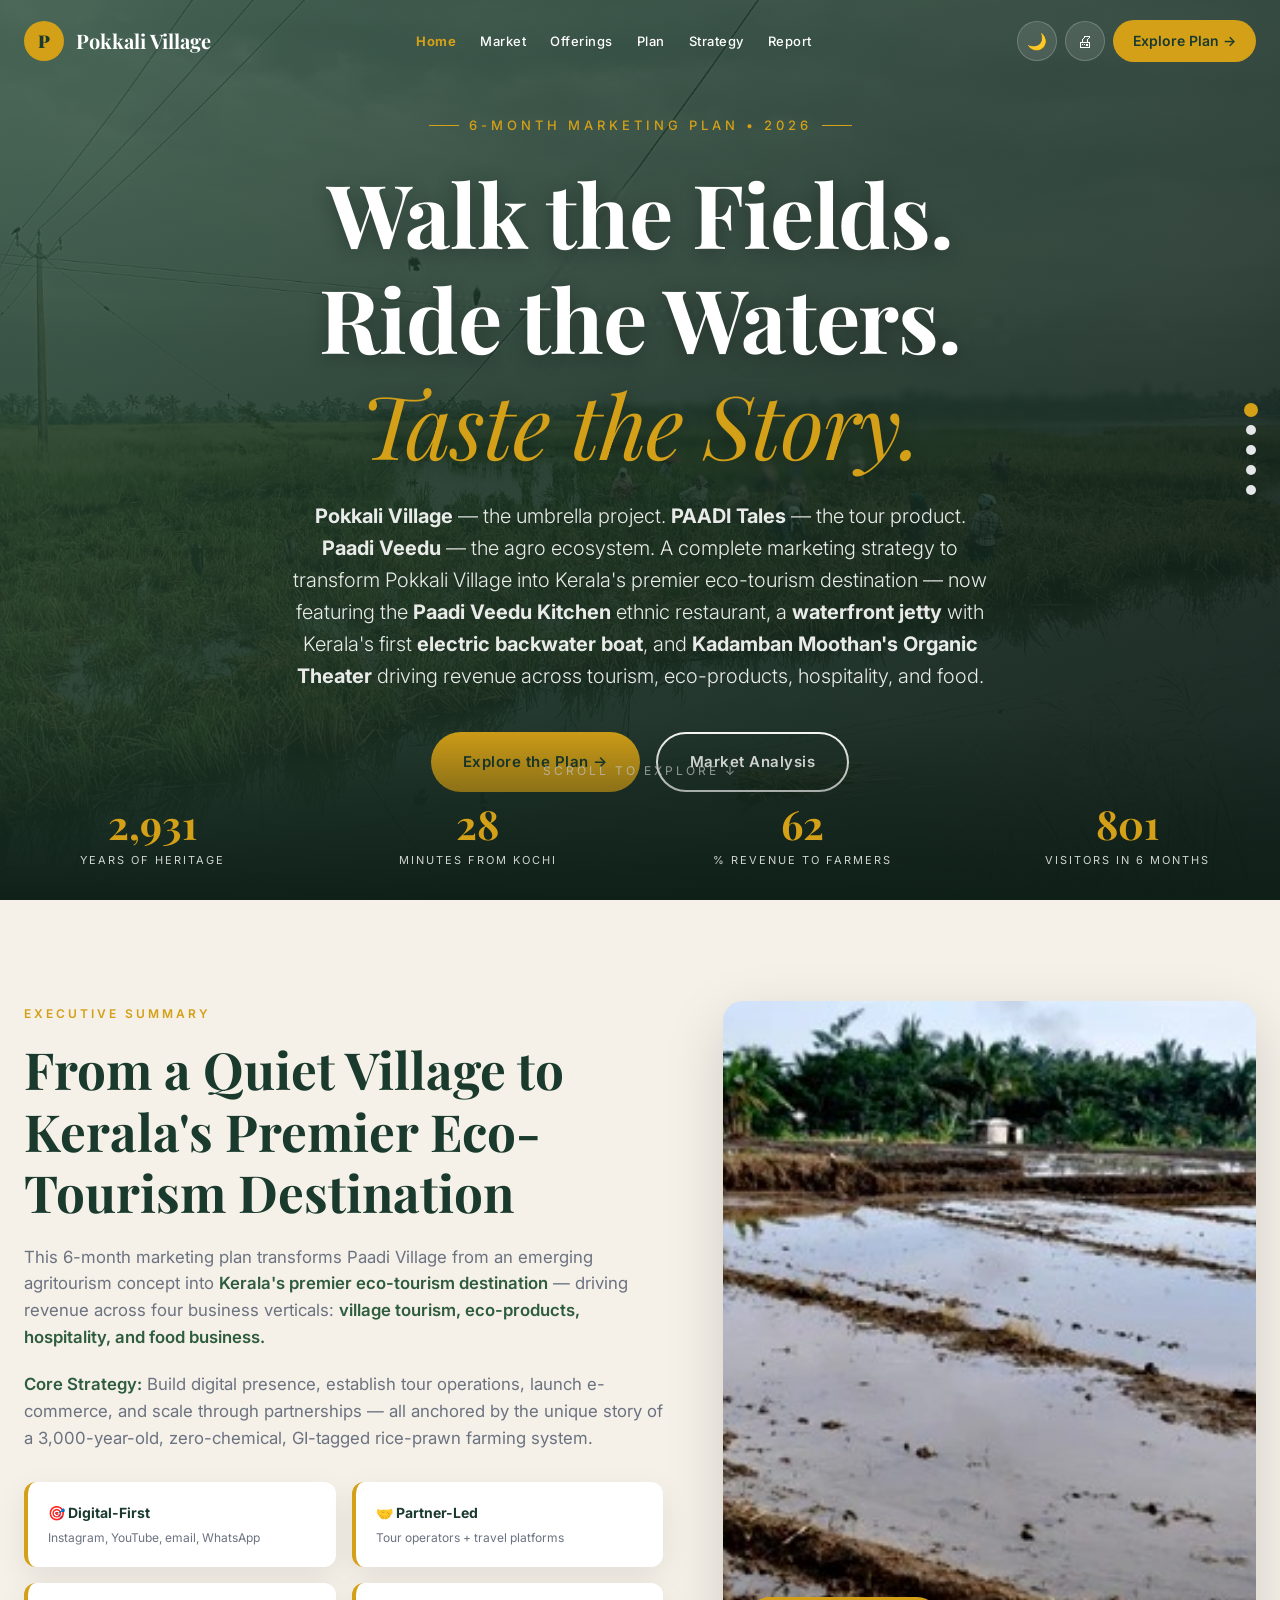
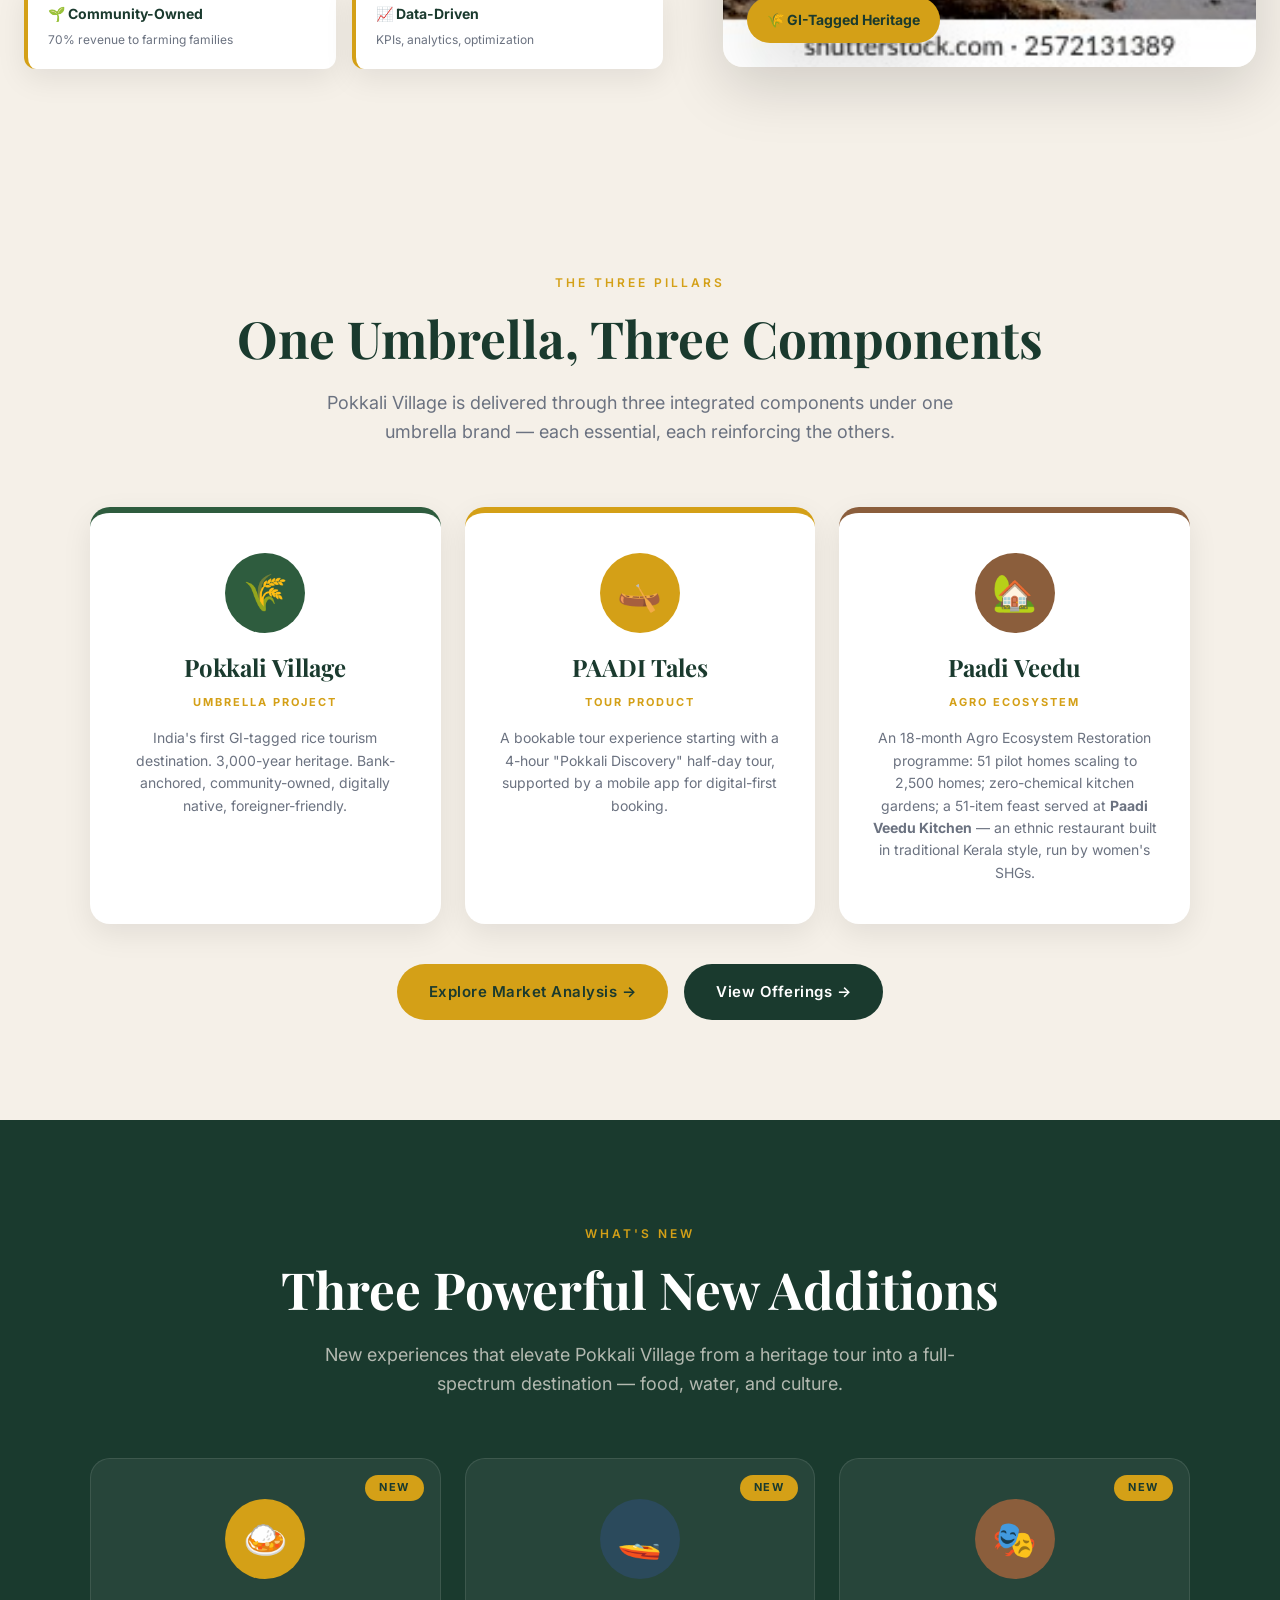
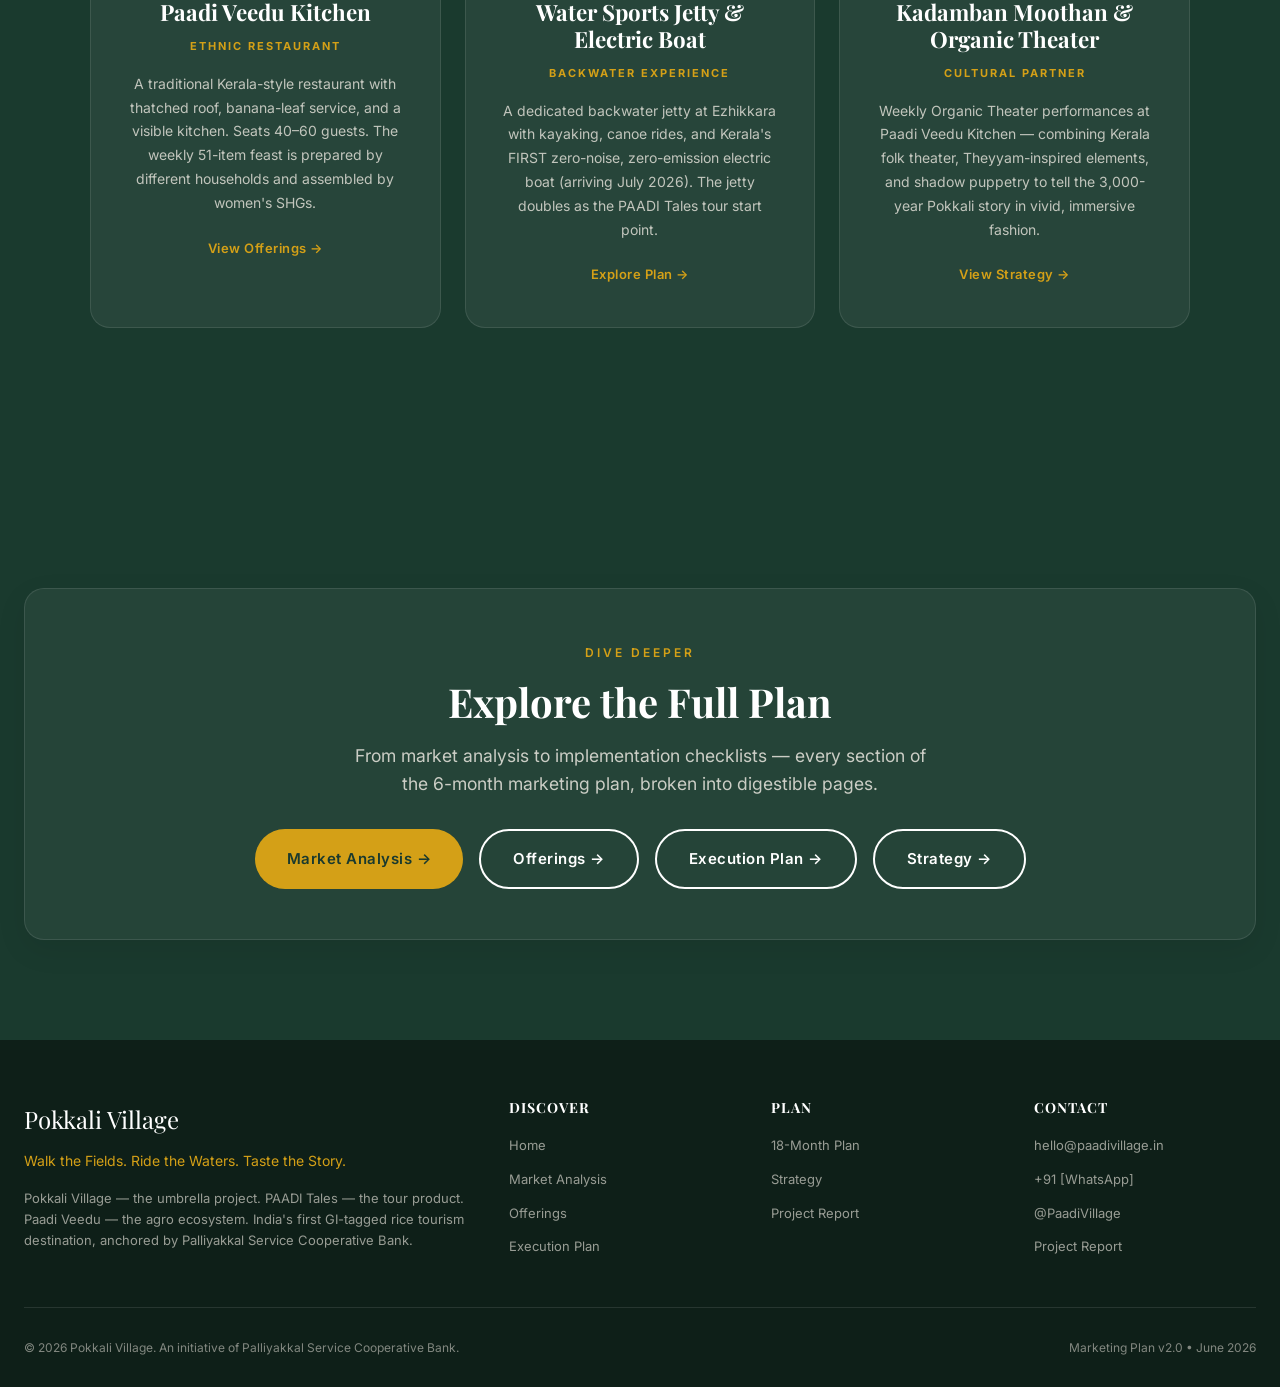
<file: index.html>
<!DOCTYPE html>
<html lang="en">
<head>
<meta charset="UTF-8" />
<meta name="viewport" content="width=device-width, initial-scale=1.0" />
<title>Pokkali Village — 6-Month Marketing Plan</title>
<meta name="description" content="Interactive showcase of Pokkali Village's 6-month marketing plan — Kerala's first GI-tagged rice tourism destination." />
<link rel="preconnect" href="https://fonts.googleapis.com" />
<link rel="preconnect" href="https://fonts.gstatic.com" crossorigin />
<link href="https://fonts.googleapis.com/css2?family=Playfair+Display:wght@400;600;700;900&family=Inter:wght@300;400;500;600;700&display=swap" rel="stylesheet" />
<link rel="stylesheet" href="styles.css" />
</head>
<body>

<div class="progress-rail" id="progress-rail"></div>

<nav class="nav" id="nav">
  <div class="container nav-inner">
    <a href="index.html" class="nav-logo">
      <div class="nav-logo-mark">P</div>
      <span>Pokkali Village</span>
    </a>
    <ul class="nav-links">
      <li><a href="index.html" class="nav-active">Home</a></li>
      <li><a href="market.html">Market</a></li>
      <li><a href="offerings.html">Offerings</a></li>
      <li><a href="plan.html">Plan</a></li>
      <li><a href="strategy.html">Strategy</a></li>
      <li><a href="report.html">Report</a></li>
    </ul>
    <div class="nav-tools">
      <button class="icon-btn" id="theme-toggle" title="Toggle theme">🌙</button>
      <button class="icon-btn no-print" id="print-btn" title="Print / Save as PDF">🖨</button>
      <a href="plan.html" class="nav-cta">Explore Plan →</a>
      <button class="mobile-toggle">☰</button>
    </div>
  </div>
</nav>

<!-- HERO -->
<section class="hero" id="top" data-section-label="Top">
  <div class="hero-bg">
    <img src="images/hero-bg.jpeg" alt="Pokkali Village Backwaters" />
  </div>
  <div class="hero-content">
    <div class="hero-eyebrow">6-Month Marketing Plan • 2026</div>
    <h1>Walk the Fields.<br />Ride the Waters.<br /><em>Taste the Story.</em></h1>
    <p class="hero-sub"><strong>Pokkali Village</strong> — the umbrella project. <strong>PAADI Tales</strong> — the tour product. <strong>Paadi Veedu</strong> — the agro ecosystem. A complete marketing strategy to transform Pokkali Village into Kerala's premier eco-tourism destination — now featuring the <strong>Paadi Veedu Kitchen</strong> ethnic restaurant, a <strong>waterfront jetty</strong> with Kerala's first <strong>electric backwater boat</strong>, and <strong>Kadamban Moothan's Organic Theater</strong> driving revenue across tourism, eco-products, hospitality, and food.</p>
    <div class="hero-cta-group">
      <a href="#summary" class="btn btn-primary">Explore the Plan →</a>
      <a href="market.html" class="btn btn-outline">Market Analysis</a>
    </div>
  </div>
  <div class="hero-scroll">Scroll to explore ↓</div>
  <div class="hero-stats">
    <div class="hero-stat">
      <div class="hero-stat-num" data-count="3000">0</div>
      <div class="hero-stat-label">Years of Heritage</div>
    </div>
    <div class="hero-stat">
      <div class="hero-stat-num" data-count="30">0</div>
      <div class="hero-stat-label">Minutes from Kochi</div>
    </div>
    <div class="hero-stat">
      <div class="hero-stat-num" data-count="70">0</div>
      <div class="hero-stat-label">% Revenue to Farmers</div>
    </div>
    <div class="hero-stat">
      <div class="hero-stat-num" data-count="1000">0</div>
      <div class="hero-stat-label">Visitors in 6 Months</div>
    </div>
  </div>
</section>

<!-- EXECUTIVE SUMMARY -->
<section class="section" id="summary" data-section-label="Summary">
  <div class="container">
    <div class="exec-grid">
      <div class="exec-text fade-in-left">
        <span class="eyebrow">Executive Summary</span>
        <h2 class="section-title">From a Quiet Village to Kerala's Premier Eco-Tourism Destination</h2>
        <p>This 6-month marketing plan transforms Paadi Village from an emerging agritourism concept into <strong>Kerala's premier eco-tourism destination</strong> — driving revenue across four business verticals: <strong>village tourism, eco-products, hospitality, and food business.</strong></p>
        <p><strong>Core Strategy:</strong> Build digital presence, establish tour operations, launch e-commerce, and scale through partnerships — all anchored by the unique story of a 3,000-year-old, zero-chemical, GI-tagged rice-prawn farming system.</p>
        <div class="exec-pillars">
          <div class="exec-pillar">
            <div class="exec-pillar-title">🎯 Digital-First</div>
            <div class="exec-pillar-desc">Instagram, YouTube, email, WhatsApp</div>
          </div>
          <div class="exec-pillar">
            <div class="exec-pillar-title">🤝 Partner-Led</div>
            <div class="exec-pillar-desc">Tour operators + travel platforms</div>
          </div>
          <div class="exec-pillar">
            <div class="exec-pillar-title">🌱 Community-Owned</div>
            <div class="exec-pillar-desc">70% revenue to farming families</div>
          </div>
          <div class="exec-pillar">
            <div class="exec-pillar-title">📈 Data-Driven</div>
            <div class="exec-pillar-desc">KPIs, analytics, optimization</div>
          </div>
        </div>
      </div>
      <div class="exec-image fade-in-right">
        <img src="images/farmer-portrait.jpeg" alt="Farmer in Pokkali field" />
        <div class="exec-image-badge">🌾 GI-Tagged Heritage</div>
      </div>
    </div>
  </div>
</section>

<!-- THREE PILLARS -->
<section class="section bg-cream" id="pillars" data-section-label="Three Pillars">
  <div class="container">
    <div class="text-center">
      <span class="eyebrow">The Three Pillars</span>
      <h2 class="section-title">One Umbrella, Three Components</h2>
      <p class="section-subtitle">Pokkali Village is delivered through three integrated components under one umbrella brand — each essential, each reinforcing the others.</p>
    </div>
    <div class="pillars-grid">
      <div class="pillar-card pillar-green fade-in">
        <div class="pillar-icon">🌾</div>
        <h3>Pokkali Village</h3>
        <div class="pillar-role">Umbrella Project</div>
        <p>India's first GI-tagged rice tourism destination. 3,000-year heritage. Bank-anchored, community-owned, digitally native, foreigner-friendly.</p>
      </div>
      <div class="pillar-card pillar-gold fade-in">
        <div class="pillar-icon">🛶</div>
        <h3>PAADI Tales</h3>
        <div class="pillar-role">Tour Product</div>
        <p>A bookable tour experience starting with a 4-hour "Pokkali Discovery" half-day tour, supported by a mobile app for digital-first booking.</p>
      </div>
      <div class="pillar-card pillar-earth fade-in">
        <div class="pillar-icon">🏡</div>
        <h3>Paadi Veedu</h3>
        <div class="pillar-role">Agro Ecosystem</div>
        <p>An 18-month Agro Ecosystem Restoration programme: 51 pilot homes scaling to 2,500 homes; zero-chemical kitchen gardens; a 51-item feast served at <strong>Paadi Veedu Kitchen</strong> — an ethnic restaurant built in traditional Kerala style, run by women's SHGs.</p>
      </div>
    </div>
    <div class="text-center" style="margin-top: 40px;">
      <a href="market.html" class="btn btn-primary">Explore Market Analysis →</a>
      <a href="offerings.html" class="btn btn-dark" style="margin-left: 12px;">View Offerings →</a>
    </div>
  </div>
</section>

<!-- WHAT'S NEW -->
<section class="section bg-dark" id="whats-new" data-section-label="What's New">
  <div class="container">
    <div class="text-center">
      <span class="eyebrow" style="color: var(--gold);">What's New</span>
      <h2 class="section-title" style="color: var(--white);">Three Powerful New Additions</h2>
      <p class="section-subtitle" style="color: rgba(245,240,232,0.7);">New experiences that elevate Pokkali Village from a heritage tour into a full-spectrum destination — food, water, and culture.</p>
    </div>
    <div class="whats-new-grid">
      <a href="offerings.html" class="whats-new-card fade-in">
        <div class="whats-new-badge">New</div>
        <div class="whats-new-icon">🍛</div>
        <h3>Paadi Veedu Kitchen</h3>
        <div class="whats-new-role">Ethnic Restaurant</div>
        <p>A traditional Kerala-style restaurant with thatched roof, banana-leaf service, and a visible kitchen. Seats 40–60 guests. The weekly 51-item feast is prepared by different households and assembled by women's SHGs.</p>
        <span class="whats-new-link">View Offerings →</span>
      </a>
      <a href="plan.html" class="whats-new-card fade-in">
        <div class="whats-new-badge">New</div>
        <div class="whats-new-icon">🚤</div>
        <h3>Water Sports Jetty &amp; Electric Boat</h3>
        <div class="whats-new-role">Backwater Experience</div>
        <p>A dedicated backwater jetty at Ezhikkara with kayaking, canoe rides, and Kerala's FIRST zero-noise, zero-emission electric boat (arriving July 2026). The jetty doubles as the PAADI Tales tour start point.</p>
        <span class="whats-new-link">Explore Plan →</span>
      </a>
      <a href="strategy.html" class="whats-new-card fade-in">
        <div class="whats-new-badge">New</div>
        <div class="whats-new-icon">🎭</div>
        <h3>Kadamban Moothan &amp; Organic Theater</h3>
        <div class="whats-new-role">Cultural Partner</div>
        <p>Weekly Organic Theater performances at Paadi Veedu Kitchen — combining Kerala folk theater, Theyyam-inspired elements, and shadow puppetry to tell the 3,000-year Pokkali story in vivid, immersive fashion.</p>
        <span class="whats-new-link">View Strategy →</span>
      </a>
    </div>
  </div>
</section>

<!-- NEXT STEPS CTA -->
<section class="section bg-dark" id="next" data-section-label="Explore">
  <div class="container">
    <div class="next-steps" style="background: rgba(255,255,255,0.05); border: 1px solid rgba(255,255,255,0.1);">
      <span class="eyebrow" style="color: var(--gold);">Dive Deeper</span>
      <h2 style="color: var(--white);">Explore the Full Plan</h2>
      <p style="color: rgba(245,240,232,0.8);">From market analysis to implementation checklists — every section of the 6-month marketing plan, broken into digestible pages.</p>
      <div class="hero-cta-group">
        <a href="market.html" class="btn btn-primary">Market Analysis →</a>
        <a href="offerings.html" class="btn btn-outline">Offerings →</a>
        <a href="plan.html" class="btn btn-outline">Execution Plan →</a>
        <a href="strategy.html" class="btn btn-outline">Strategy →</a>
      </div>
    </div>
  </div>
</section>

<!-- FOOTER -->
<footer class="footer">
  <div class="container">
    <div class="footer-grid">
      <div>
        <div class="footer-brand">Pokkali Village</div>
        <div class="footer-tag">Walk the Fields. Ride the Waters. Taste the Story.</div>
        <p class="footer-desc">Pokkali Village — the umbrella project. PAADI Tales — the tour product. Paadi Veedu — the agro ecosystem. India's first GI-tagged rice tourism destination, anchored by Palliyakkal Service Cooperative Bank.</p>
      </div>
      <div class="footer-col">
        <h4>Discover</h4>
        <ul>
          <li><a href="index.html">Home</a></li>
          <li><a href="market.html">Market Analysis</a></li>
          <li><a href="offerings.html">Offerings</a></li>
          <li><a href="plan.html">Execution Plan</a></li>
        </ul>
      </div>
      <div class="footer-col">
        <h4>Plan</h4>
        <ul>
          <li><a href="plan.html">18-Month Plan</a></li>
          <li><a href="strategy.html">Strategy</a></li>
          <li><a href="report.html">Project Report</a></li>
        </ul>
      </div>
      <div class="footer-col">
        <h4>Contact</h4>
        <ul>
          <li><a href="#">hello@paadivillage.in</a></li>
          <li><a href="#">+91 [WhatsApp]</a></li>
          <li><a href="#">@PaadiVillage</a></li>
          <li><a href="report.html">Project Report</a></li>
        </ul>
      </div>
    </div>
    <div class="footer-bottom">
      <div>© 2026 Pokkali Village. An initiative of Palliyakkal Service Cooperative Bank.</div>
      <div>Marketing Plan v2.0 • June 2026</div>
    </div>
  </div>
</footer>

<script src="app.js"></script>
</body>
</html>
</file>
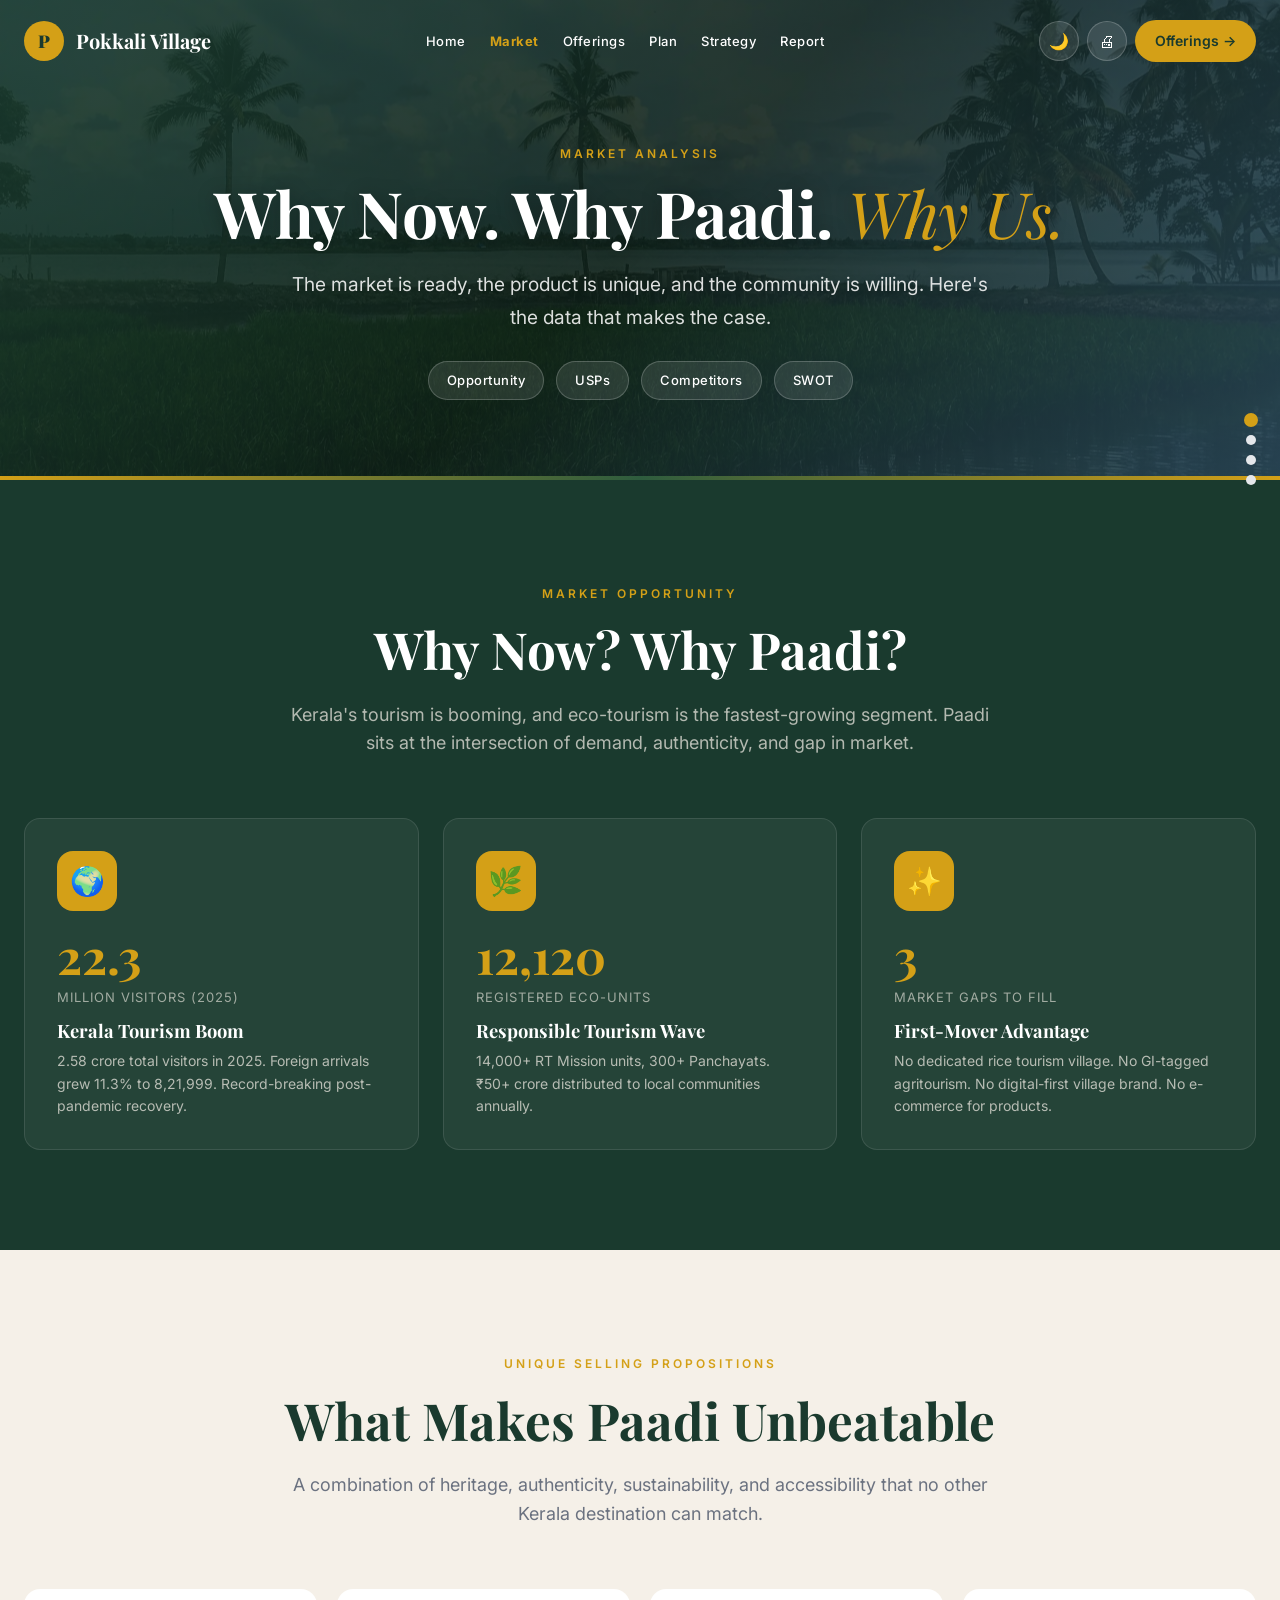
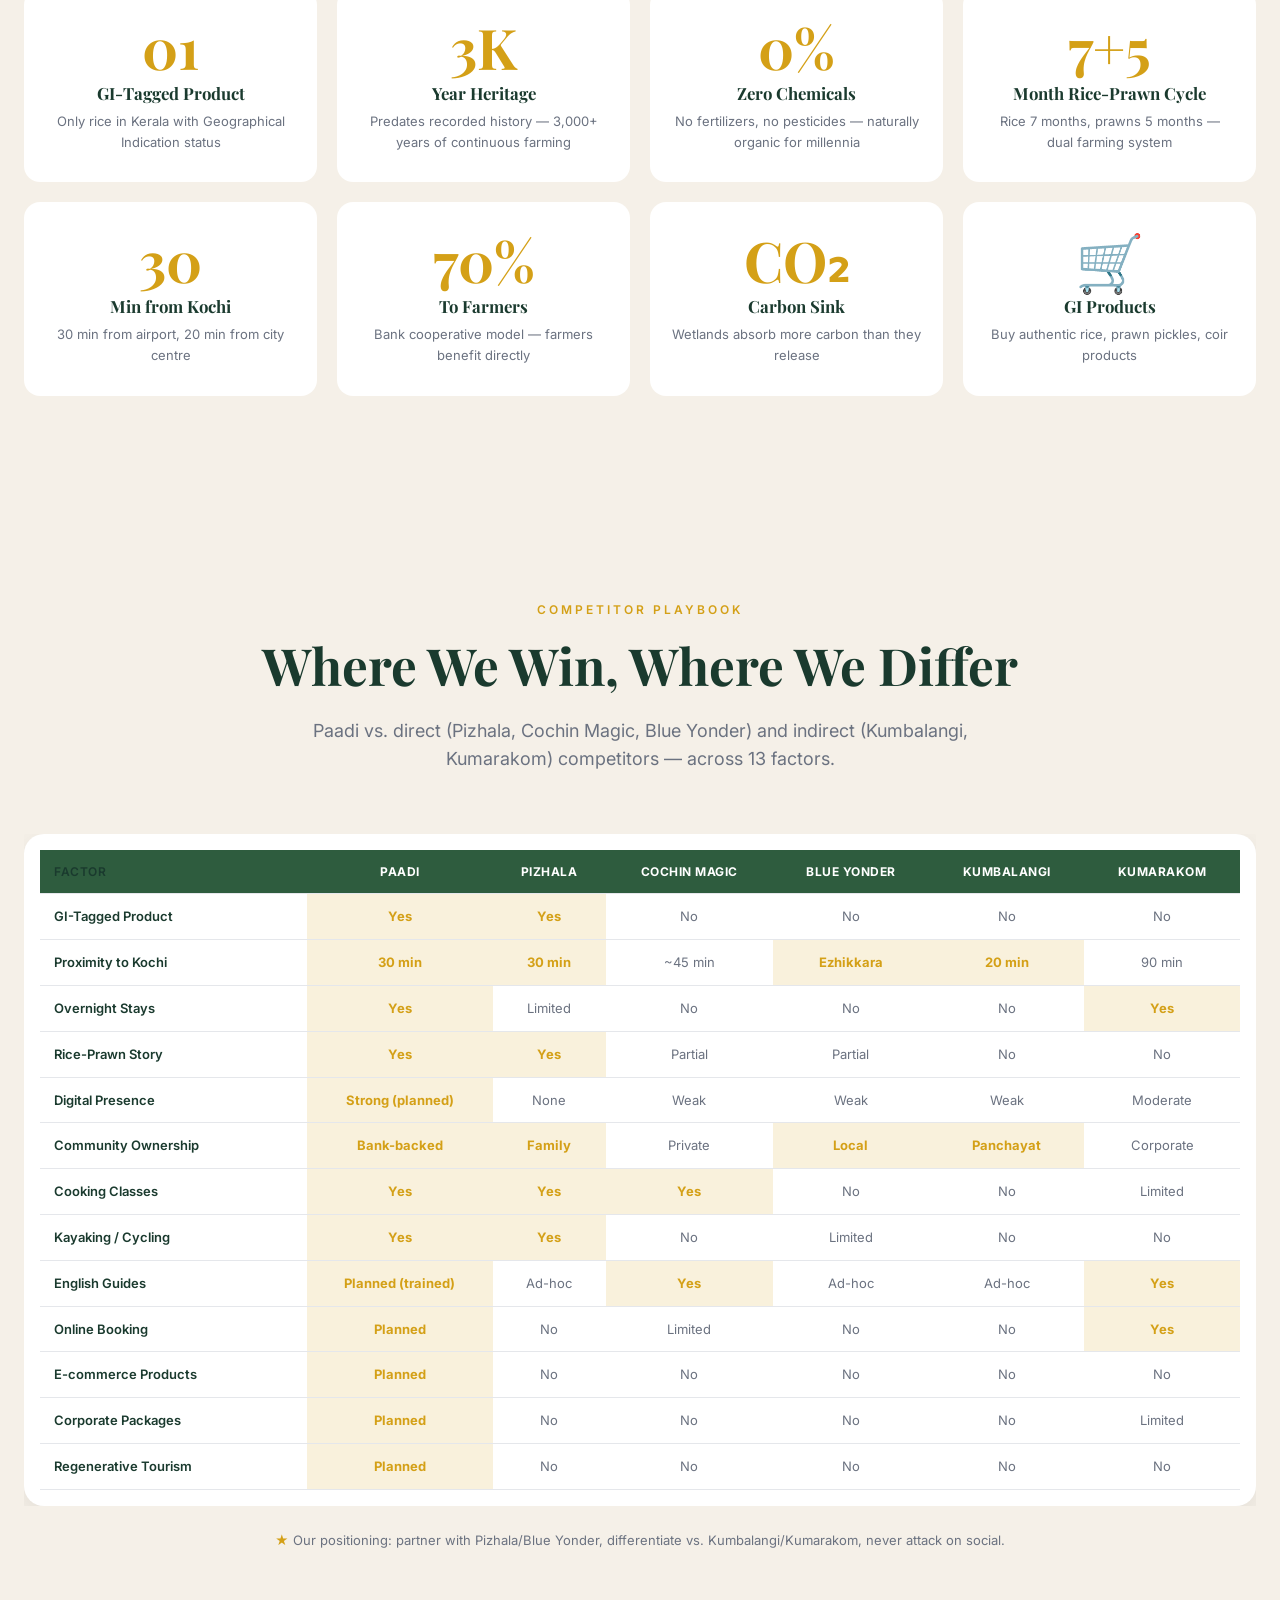
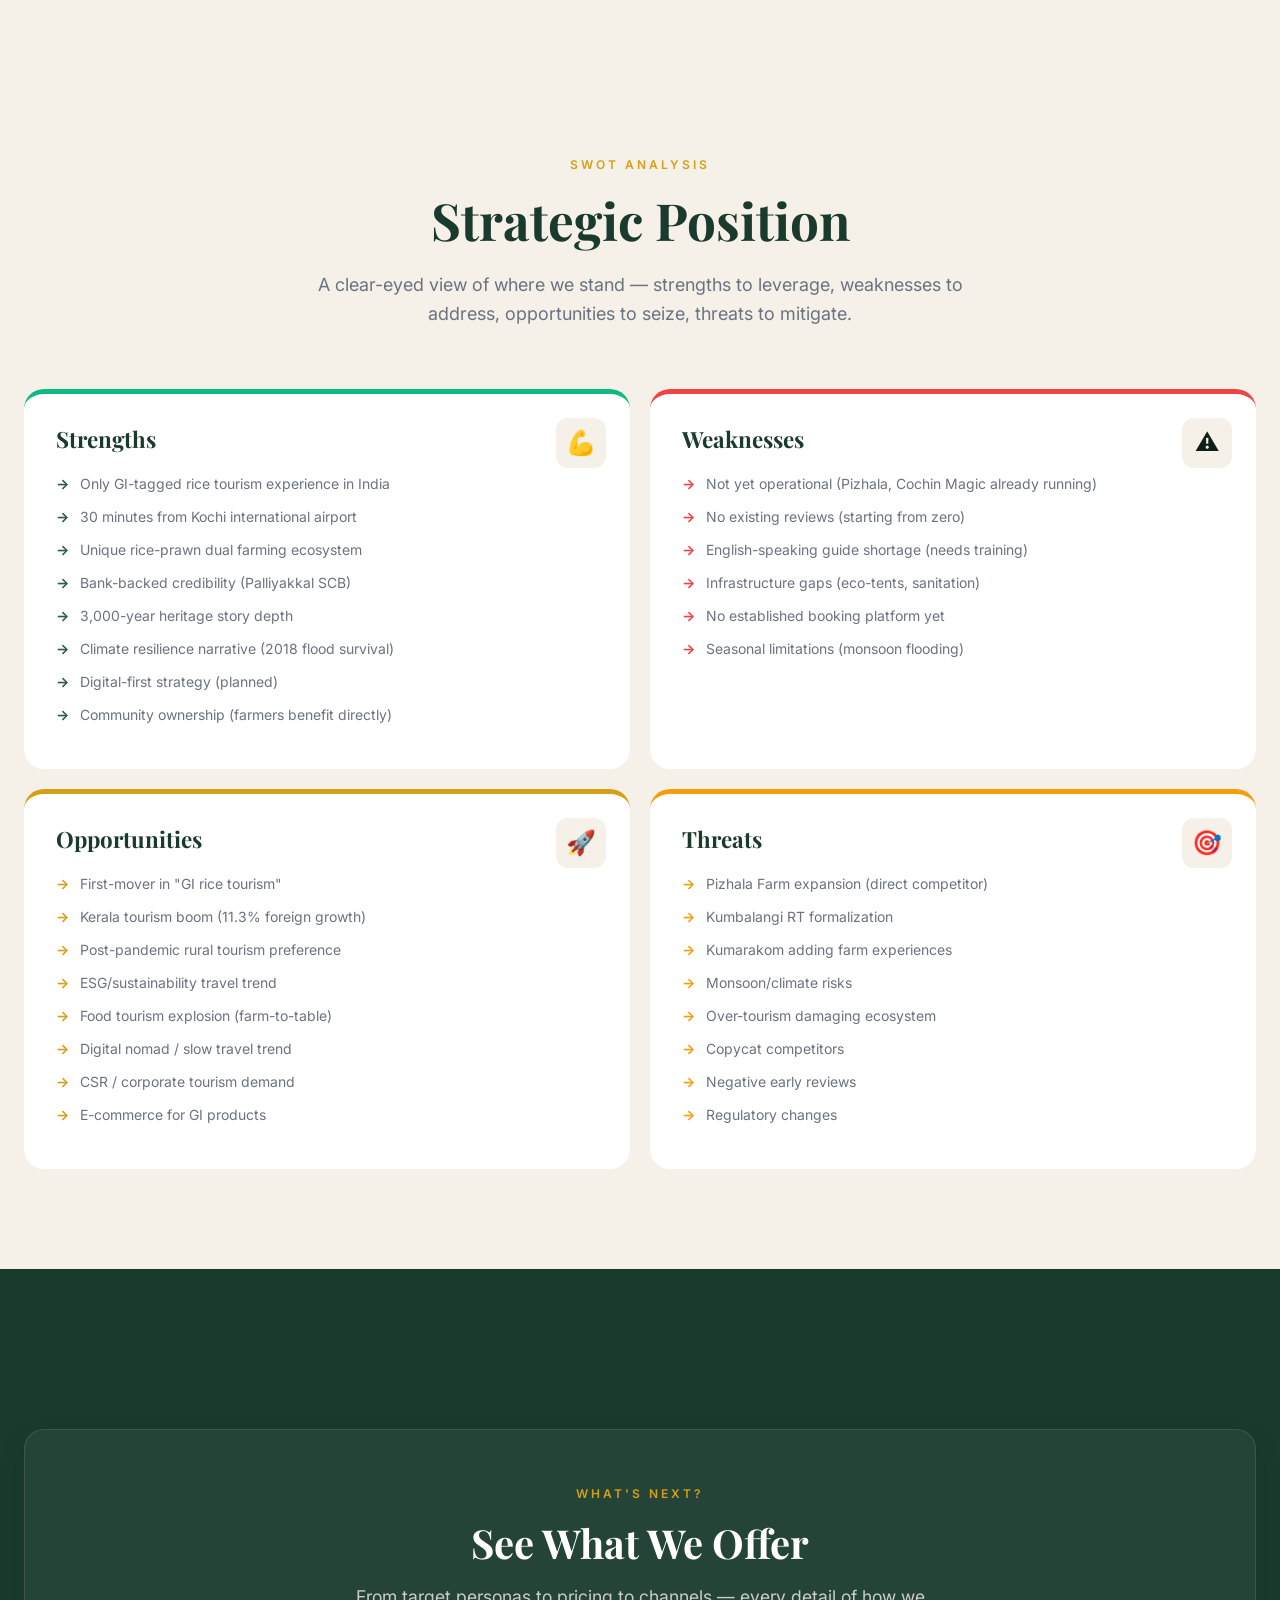
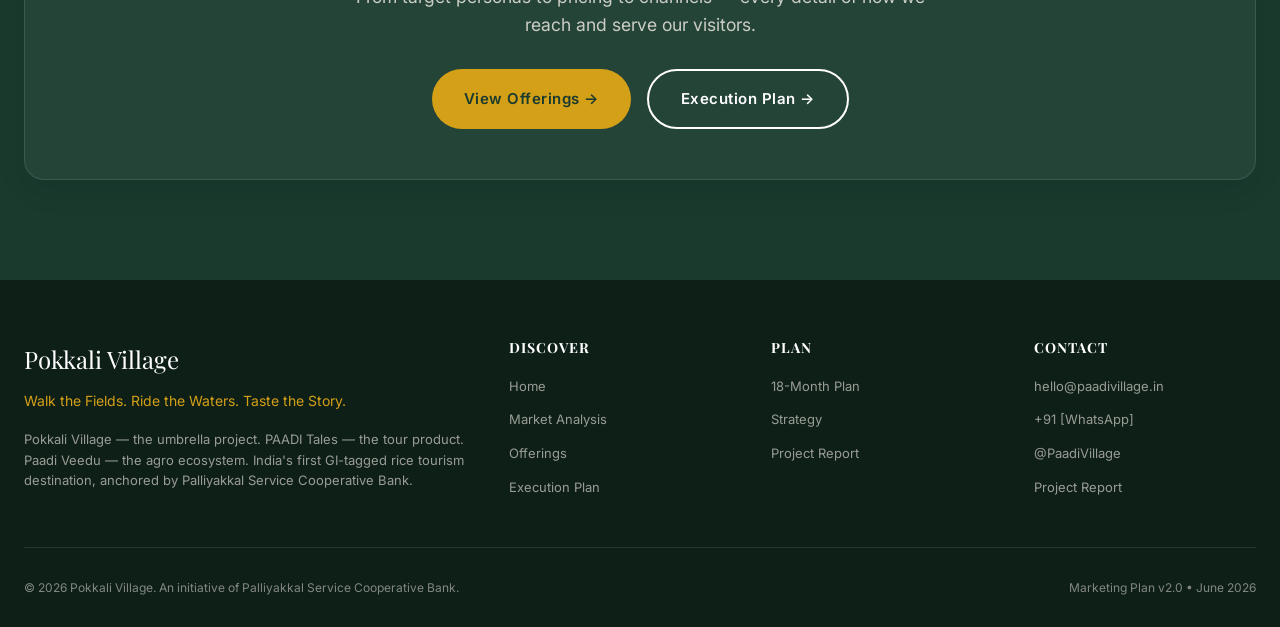
<file: market.html>
<!DOCTYPE html>
<html lang="en">
<head>
<meta charset="UTF-8" />
<meta name="viewport" content="width=device-width, initial-scale=1.0" />
<title>Market Analysis — Pokkali Village</title>
<meta name="description" content="Market opportunity, USPs, competitor analysis, and SWOT for Pokkali Village — Kerala's first GI-tagged rice tourism destination." />
<link rel="preconnect" href="https://fonts.googleapis.com" />
<link rel="preconnect" href="https://fonts.gstatic.com" crossorigin />
<link href="https://fonts.googleapis.com/css2?family=Playfair+Display:wght@400;600;700;900&family=Inter:wght@300;400;500;600;700&display=swap" rel="stylesheet" />
<link rel="stylesheet" href="styles.css" />
</head>
<body>

<div class="progress-rail" id="progress-rail"></div>

<nav class="nav scrolled" id="nav">
  <div class="container nav-inner">
    <a href="index.html" class="nav-logo">
      <div class="nav-logo-mark">P</div>
      <span>Pokkali Village</span>
    </a>
    <ul class="nav-links">
      <li><a href="index.html">Home</a></li>
      <li><a href="market.html" class="nav-active">Market</a></li>
      <li><a href="offerings.html">Offerings</a></li>
      <li><a href="plan.html">Plan</a></li>
      <li><a href="strategy.html">Strategy</a></li>
      <li><a href="report.html">Report</a></li>
    </ul>
    <div class="nav-tools">
      <button class="icon-btn" id="theme-toggle" title="Toggle theme">🌙</button>
      <button class="icon-btn no-print" id="print-btn" title="Print / Save as PDF">🖨</button>
      <a href="offerings.html" class="nav-cta">Offerings →</a>
      <button class="mobile-toggle">☰</button>
    </div>
  </div>
</nav>

<!-- PAGE HERO -->
<section class="page-hero" data-section-label="Top" style="background-image: url('images/pokkali-fields.jpg');">
  <div class="container">
    <span class="eyebrow" style="color: var(--gold);">Market Analysis</span>
    <h1>Why Now. Why Paadi. <em>Why Us.</em></h1>
    <p>The market is ready, the product is unique, and the community is willing. Here's the data that makes the case.</p>
    <div class="page-nav">
      <a href="#opportunity">Opportunity</a>
      <a href="#usps">USPs</a>
      <a href="#competitors">Competitors</a>
      <a href="#swot">SWOT</a>
    </div>
  </div>
</section>

<!-- MARKET OPPORTUNITY -->
<section class="section bg-dark" id="opportunity" data-section-label="Opportunity">
  <div class="container">
    <div class="text-center">
      <span class="eyebrow">Market Opportunity</span>
      <h2 class="section-title">Why Now? Why Paadi?</h2>
      <p class="section-subtitle">Kerala's tourism is booming, and eco-tourism is the fastest-growing segment. Paadi sits at the intersection of demand, authenticity, and gap in market.</p>
    </div>
    <div class="opp-grid">
      <div class="opp-card fade-in">
        <div class="opp-icon">🌍</div>
        <div class="opp-num" data-count="25.8">0</div>
        <div class="opp-label">Million Visitors (2025)</div>
        <h3>Kerala Tourism Boom</h3>
        <p>2.58 crore total visitors in 2025. Foreign arrivals grew 11.3% to 8,21,999. Record-breaking post-pandemic recovery.</p>
      </div>
      <div class="opp-card fade-in">
        <div class="opp-icon">🌿</div>
        <div class="opp-num" data-count="14000">0</div>
        <div class="opp-label">Registered Eco-Units</div>
        <h3>Responsible Tourism Wave</h3>
        <p>14,000+ RT Mission units, 300+ Panchayats. ₹50+ crore distributed to local communities annually.</p>
      </div>
      <div class="opp-card fade-in">
        <div class="opp-icon">✨</div>
        <div class="opp-num" data-count="4">0</div>
        <div class="opp-label">Market Gaps to Fill</div>
        <h3>First-Mover Advantage</h3>
        <p>No dedicated rice tourism village. No GI-tagged agritourism. No digital-first village brand. No e-commerce for products.</p>
      </div>
    </div>
  </div>
</section>

<!-- USPs -->
<section class="section" id="usps" data-section-label="USPs">
  <div class="container">
    <div class="text-center">
      <span class="eyebrow">Unique Selling Propositions</span>
      <h2 class="section-title">What Makes Paadi Unbeatable</h2>
      <p class="section-subtitle">A combination of heritage, authenticity, sustainability, and accessibility that no other Kerala destination can match.</p>
    </div>
    <div class="usp-grid">
      <div class="usp-card fade-in"><div class="usp-num">01</div><h4>GI-Tagged Product</h4><p>Only rice in Kerala with Geographical Indication status</p></div>
      <div class="usp-card fade-in"><div class="usp-num">3K</div><h4>Year Heritage</h4><p>Predates recorded history — 3,000+ years of continuous farming</p></div>
      <div class="usp-card fade-in"><div class="usp-num">0%</div><h4>Zero Chemicals</h4><p>No fertilizers, no pesticides — naturally organic for millennia</p></div>
      <div class="usp-card fade-in"><div class="usp-num">7+5</div><h4>Month Rice-Prawn Cycle</h4><p>Rice 7 months, prawns 5 months — dual farming system</p></div>
      <div class="usp-card fade-in"><div class="usp-num">30</div><h4>Min from Kochi</h4><p>30 min from airport, 20 min from city centre</p></div>
      <div class="usp-card fade-in"><div class="usp-num">70%</div><h4>To Farmers</h4><p>Bank cooperative model — farmers benefit directly</p></div>
      <div class="usp-card fade-in"><div class="usp-num">CO₂</div><h4>Carbon Sink</h4><p>Wetlands absorb more carbon than they release</p></div>
      <div class="usp-card fade-in"><div class="usp-num">🛒</div><h4>GI Products</h4><p>Buy authentic rice, prawn pickles, coir products</p></div>
    </div>
  </div>
</section>

<!-- COMPETITOR MATRIX -->
<section class="section bg-cream" id="competitors" data-section-label="Competitors">
  <div class="container">
    <div class="text-center">
      <span class="eyebrow">Competitor Playbook</span>
      <h2 class="section-title">Where We Win, Where We Differ</h2>
      <p class="section-subtitle">Paadi vs. direct (Pizhala, Cochin Magic, Blue Yonder) and indirect (Kumbalangi, Kumarakom) competitors — across 13 factors.</p>
    </div>
    <div class="matrix-wrap">
      <div class="matrix-table fade-in">
        <table>
          <thead>
            <tr>
              <th>Factor</th>
              <th>Paadi</th>
              <th>Pizhala</th>
              <th>Cochin Magic</th>
              <th>Blue Yonder</th>
              <th>Kumbalangi</th>
              <th>Kumarakom</th>
            </tr>
          </thead>
          <tbody>
            <tr><td>GI-Tagged Product</td><td class="matrix-cell us">Yes</td><td class="matrix-cell us">Yes</td><td class="matrix-cell them">No</td><td class="matrix-cell them">No</td><td class="matrix-cell them">No</td><td class="matrix-cell them">No</td></tr>
            <tr><td>Proximity to Kochi</td><td class="matrix-cell us">30 min</td><td class="matrix-cell us">30 min</td><td class="matrix-cell them">~45 min</td><td class="matrix-cell us">Ezhikkara</td><td class="matrix-cell us">20 min</td><td class="matrix-cell them">90 min</td></tr>
            <tr><td>Overnight Stays</td><td class="matrix-cell us">Yes</td><td class="matrix-cell them">Limited</td><td class="matrix-cell them">No</td><td class="matrix-cell them">No</td><td class="matrix-cell them">No</td><td class="matrix-cell us">Yes</td></tr>
            <tr><td>Rice-Prawn Story</td><td class="matrix-cell us">Yes</td><td class="matrix-cell us">Yes</td><td class="matrix-cell them">Partial</td><td class="matrix-cell them">Partial</td><td class="matrix-cell them">No</td><td class="matrix-cell them">No</td></tr>
            <tr><td>Digital Presence</td><td class="matrix-cell us">Strong (planned)</td><td class="matrix-cell them">None</td><td class="matrix-cell them">Weak</td><td class="matrix-cell them">Weak</td><td class="matrix-cell them">Weak</td><td class="matrix-cell them">Moderate</td></tr>
            <tr><td>Community Ownership</td><td class="matrix-cell us">Bank-backed</td><td class="matrix-cell us">Family</td><td class="matrix-cell them">Private</td><td class="matrix-cell us">Local</td><td class="matrix-cell us">Panchayat</td><td class="matrix-cell them">Corporate</td></tr>
            <tr><td>Cooking Classes</td><td class="matrix-cell us">Yes</td><td class="matrix-cell us">Yes</td><td class="matrix-cell us">Yes</td><td class="matrix-cell them">No</td><td class="matrix-cell them">No</td><td class="matrix-cell them">Limited</td></tr>
            <tr><td>Kayaking / Cycling</td><td class="matrix-cell us">Yes</td><td class="matrix-cell us">Yes</td><td class="matrix-cell them">No</td><td class="matrix-cell them">Limited</td><td class="matrix-cell them">No</td><td class="matrix-cell them">No</td></tr>
            <tr><td>English Guides</td><td class="matrix-cell us">Planned (trained)</td><td class="matrix-cell them">Ad-hoc</td><td class="matrix-cell us">Yes</td><td class="matrix-cell them">Ad-hoc</td><td class="matrix-cell them">Ad-hoc</td><td class="matrix-cell us">Yes</td></tr>
            <tr><td>Online Booking</td><td class="matrix-cell us">Planned</td><td class="matrix-cell them">No</td><td class="matrix-cell them">Limited</td><td class="matrix-cell them">No</td><td class="matrix-cell them">No</td><td class="matrix-cell us">Yes</td></tr>
            <tr><td>E-commerce Products</td><td class="matrix-cell us">Planned</td><td class="matrix-cell them">No</td><td class="matrix-cell them">No</td><td class="matrix-cell them">No</td><td class="matrix-cell them">No</td><td class="matrix-cell them">No</td></tr>
            <tr><td>Corporate Packages</td><td class="matrix-cell us">Planned</td><td class="matrix-cell them">No</td><td class="matrix-cell them">No</td><td class="matrix-cell them">No</td><td class="matrix-cell them">No</td><td class="matrix-cell them">Limited</td></tr>
            <tr><td>Regenerative Tourism</td><td class="matrix-cell us">Planned</td><td class="matrix-cell them">No</td><td class="matrix-cell them">No</td><td class="matrix-cell them">No</td><td class="matrix-cell them">No</td><td class="matrix-cell them">No</td></tr>
          </tbody>
        </table>
      </div>
    </div>
    <p class="text-center" style="margin-top: 24px; color: var(--gray); font-size: 13px;">
      <span class="gold">★</span> Our positioning: partner with Pizhala/Blue Yonder, differentiate vs. Kumbalangi/Kumarakom, never attack on social.
    </p>
  </div>
</section>

<!-- SWOT -->
<section class="section" id="swot" data-section-label="SWOT">
  <div class="container">
    <div class="text-center">
      <span class="eyebrow">SWOT Analysis</span>
      <h2 class="section-title">Strategic Position</h2>
      <p class="section-subtitle">A clear-eyed view of where we stand — strengths to leverage, weaknesses to address, opportunities to seize, threats to mitigate.</p>
    </div>
    <div class="swot-grid">
      <div class="swot-card strengths scale-in">
        <div class="swot-icon">💪</div>
        <h3>Strengths</h3>
        <ul class="swot-list strengths">
          <li>Only GI-tagged rice tourism experience in India</li>
          <li>30 minutes from Kochi international airport</li>
          <li>Unique rice-prawn dual farming ecosystem</li>
          <li>Bank-backed credibility (Palliyakkal SCB)</li>
          <li>3,000-year heritage story depth</li>
          <li>Climate resilience narrative (2018 flood survival)</li>
          <li>Digital-first strategy (planned)</li>
          <li>Community ownership (farmers benefit directly)</li>
        </ul>
      </div>
      <div class="swot-card weaknesses scale-in">
        <div class="swot-icon">⚠️</div>
        <h3>Weaknesses</h3>
        <ul class="swot-list weaknesses">
          <li>Not yet operational (Pizhala, Cochin Magic already running)</li>
          <li>No existing reviews (starting from zero)</li>
          <li>English-speaking guide shortage (needs training)</li>
          <li>Infrastructure gaps (eco-tents, sanitation)</li>
          <li>No established booking platform yet</li>
          <li>Seasonal limitations (monsoon flooding)</li>
        </ul>
      </div>
      <div class="swot-card opportunities scale-in">
        <div class="swot-icon">🚀</div>
        <h3>Opportunities</h3>
        <ul class="swot-list opportunities">
          <li>First-mover in "GI rice tourism"</li>
          <li>Kerala tourism boom (11.3% foreign growth)</li>
          <li>Post-pandemic rural tourism preference</li>
          <li>ESG/sustainability travel trend</li>
          <li>Food tourism explosion (farm-to-table)</li>
          <li>Digital nomad / slow travel trend</li>
          <li>CSR / corporate tourism demand</li>
          <li>E-commerce for GI products</li>
        </ul>
      </div>
      <div class="swot-card threats scale-in">
        <div class="swot-icon">🎯</div>
        <h3>Threats</h3>
        <ul class="swot-list threats">
          <li>Pizhala Farm expansion (direct competitor)</li>
          <li>Kumbalangi RT formalization</li>
          <li>Kumarakom adding farm experiences</li>
          <li>Monsoon/climate risks</li>
          <li>Over-tourism damaging ecosystem</li>
          <li>Copycat competitors</li>
          <li>Negative early reviews</li>
          <li>Regulatory changes</li>
        </ul>
      </div>
    </div>
  </div>
</section>

<!-- CTA -->
<section class="section bg-dark" data-section-label="Next">
  <div class="container">
    <div class="next-steps" style="background: rgba(255,255,255,0.05); border: 1px solid rgba(255,255,255,0.1);">
      <span class="eyebrow" style="color: var(--gold);">What's Next?</span>
      <h2 style="color: var(--white);">See What We Offer</h2>
      <p style="color: rgba(245,240,232,0.8);">From target personas to pricing to channels — every detail of how we reach and serve our visitors.</p>
      <div class="hero-cta-group">
        <a href="offerings.html" class="btn btn-primary">View Offerings →</a>
        <a href="plan.html" class="btn btn-outline">Execution Plan →</a>
      </div>
    </div>
  </div>
</section>

<!-- FOOTER -->
<footer class="footer">
  <div class="container">
    <div class="footer-grid">
      <div>
        <div class="footer-brand">Pokkali Village</div>
        <div class="footer-tag">Walk the Fields. Ride the Waters. Taste the Story.</div>
        <p class="footer-desc">Pokkali Village — the umbrella project. PAADI Tales — the tour product. Paadi Veedu — the agro ecosystem. India's first GI-tagged rice tourism destination, anchored by Palliyakkal Service Cooperative Bank.</p>
      </div>
      <div class="footer-col">
        <h4>Discover</h4>
        <ul>
          <li><a href="index.html">Home</a></li>
          <li><a href="market.html">Market Analysis</a></li>
          <li><a href="offerings.html">Offerings</a></li>
          <li><a href="plan.html">Execution Plan</a></li>
        </ul>
      </div>
      <div class="footer-col">
        <h4>Plan</h4>
        <ul>
          <li><a href="plan.html">18-Month Plan</a></li>
          <li><a href="strategy.html">Strategy</a></li>
          <li><a href="report.html">Project Report</a></li>
        </ul>
      </div>
      <div class="footer-col">
        <h4>Contact</h4>
        <ul>
          <li><a href="#">hello@paadivillage.in</a></li>
          <li><a href="#">+91 [WhatsApp]</a></li>
          <li><a href="#">@PaadiVillage</a></li>
          <li><a href="report.html">Project Report</a></li>
        </ul>
      </div>
    </div>
    <div class="footer-bottom">
      <div>© 2026 Pokkali Village. An initiative of Palliyakkal Service Cooperative Bank.</div>
      <div>Marketing Plan v2.0 • June 2026</div>
    </div>
  </div>
</footer>

<script src="app.js"></script>
</body>
</html>
</file>
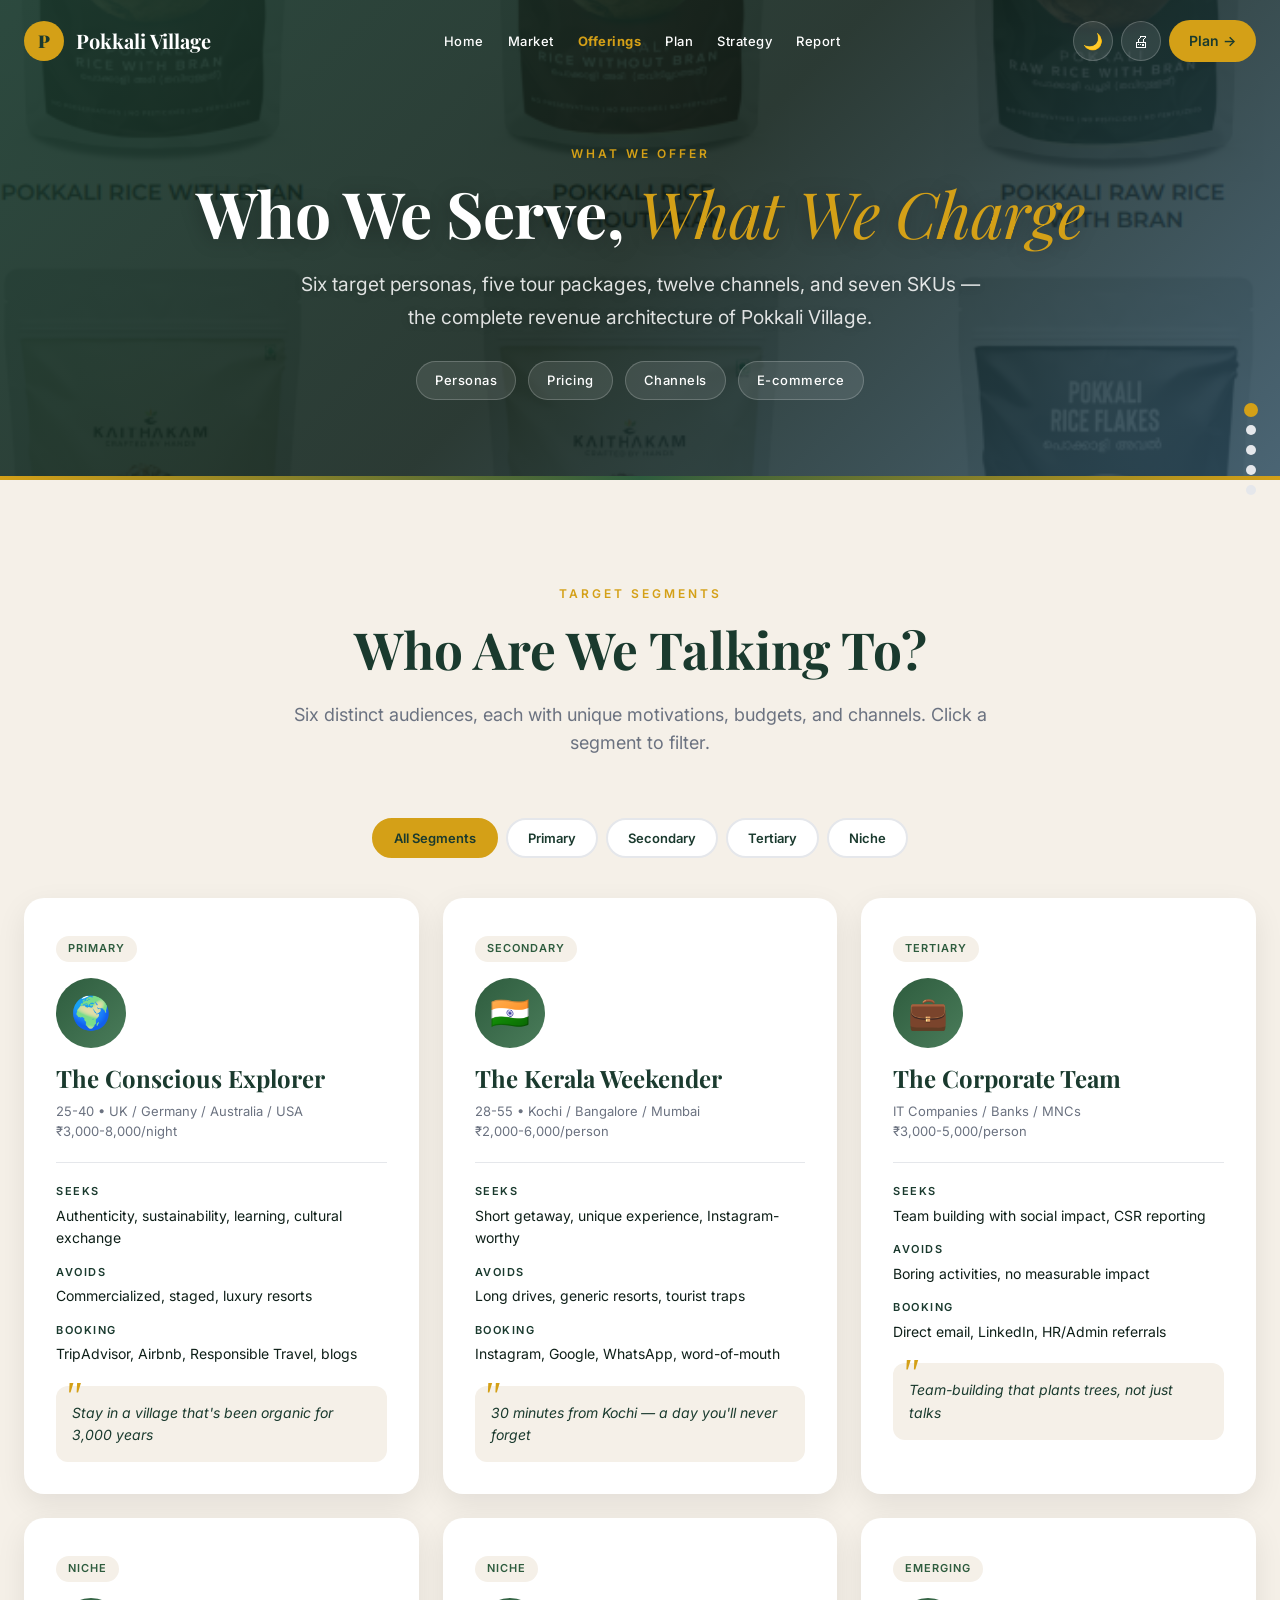
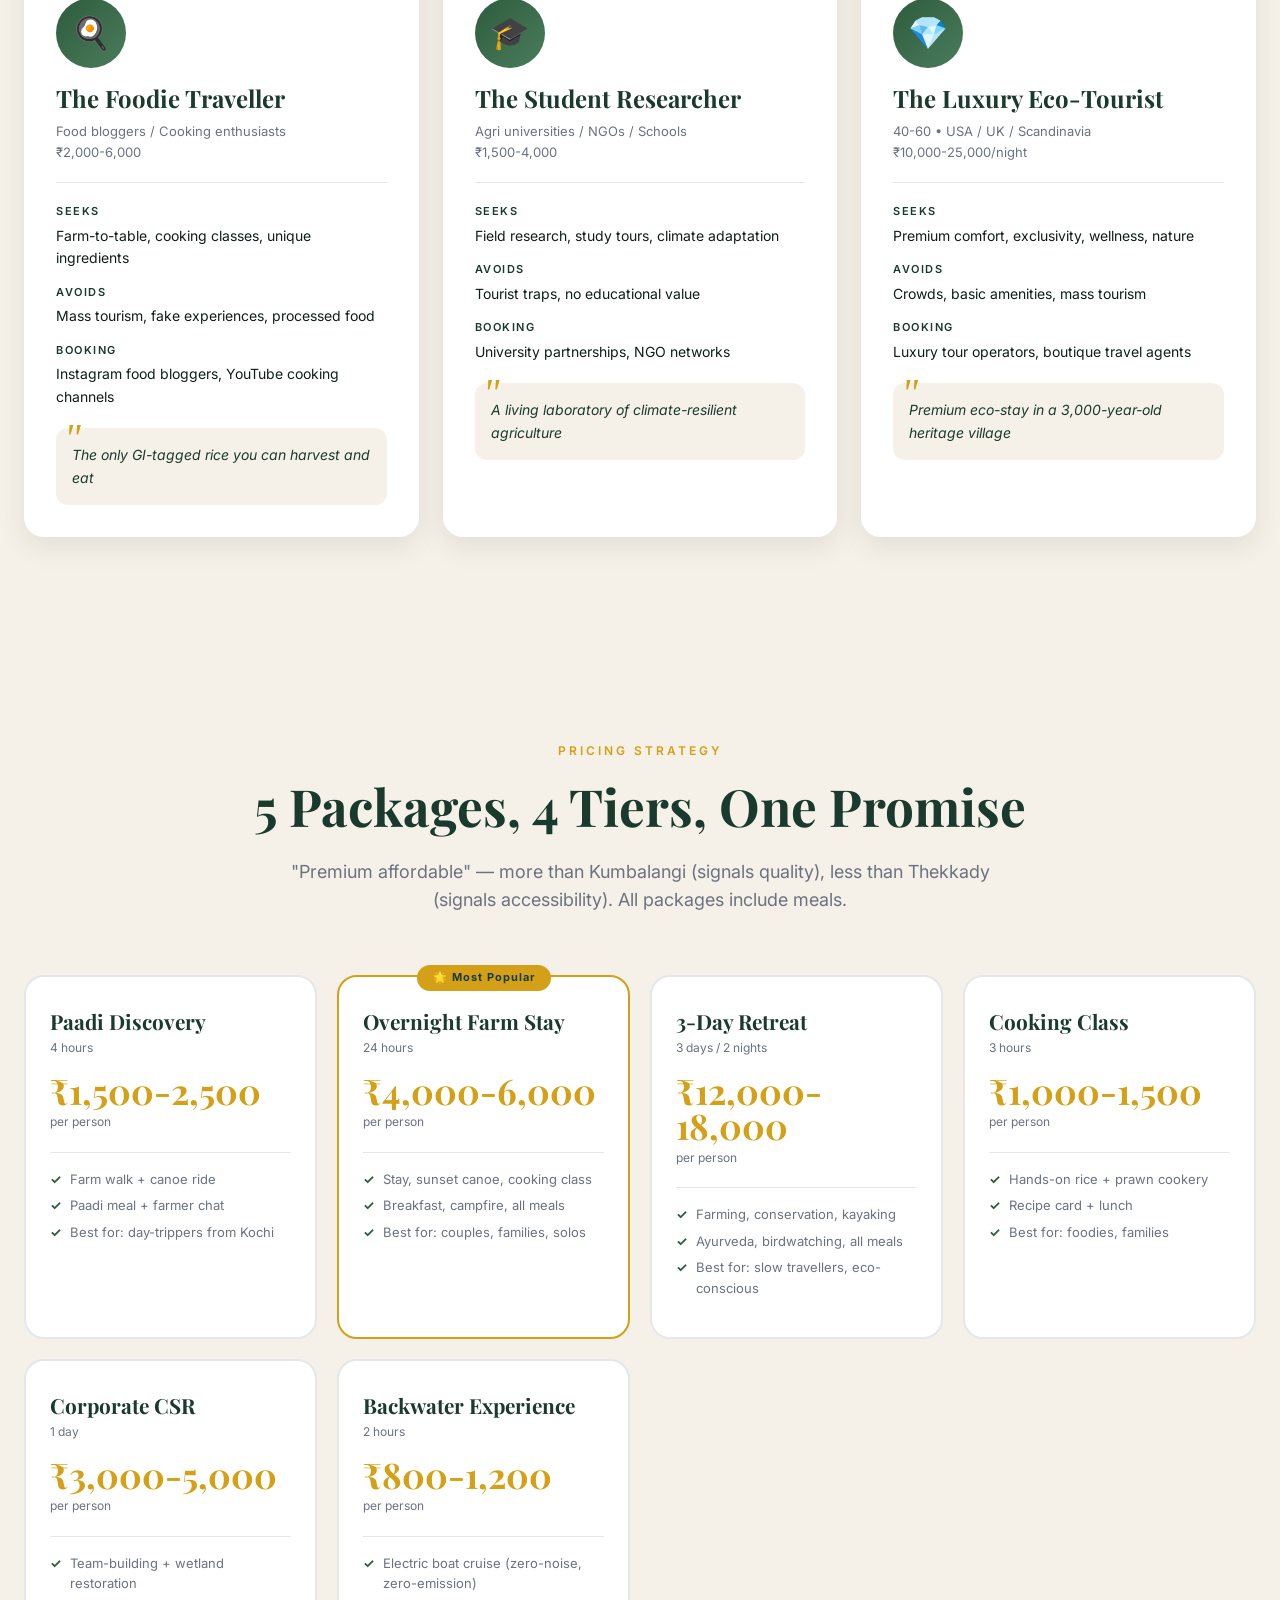
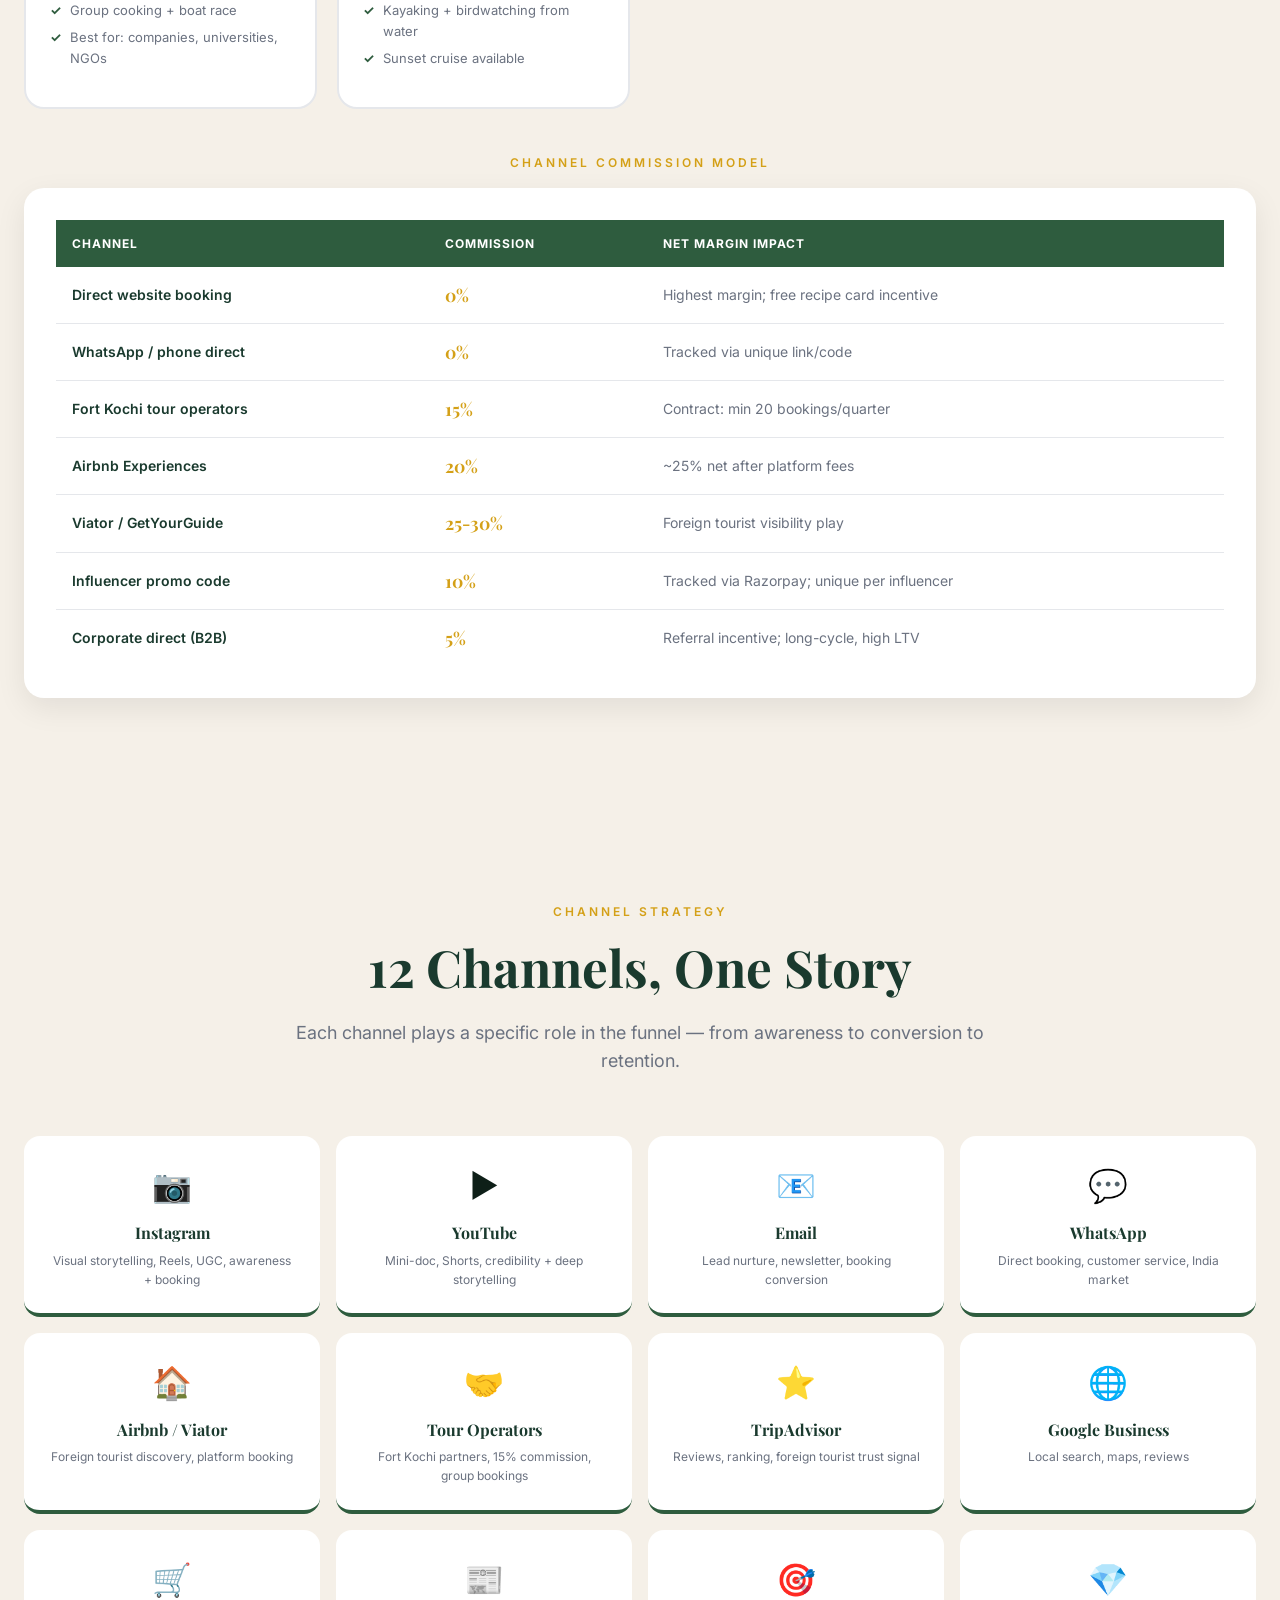
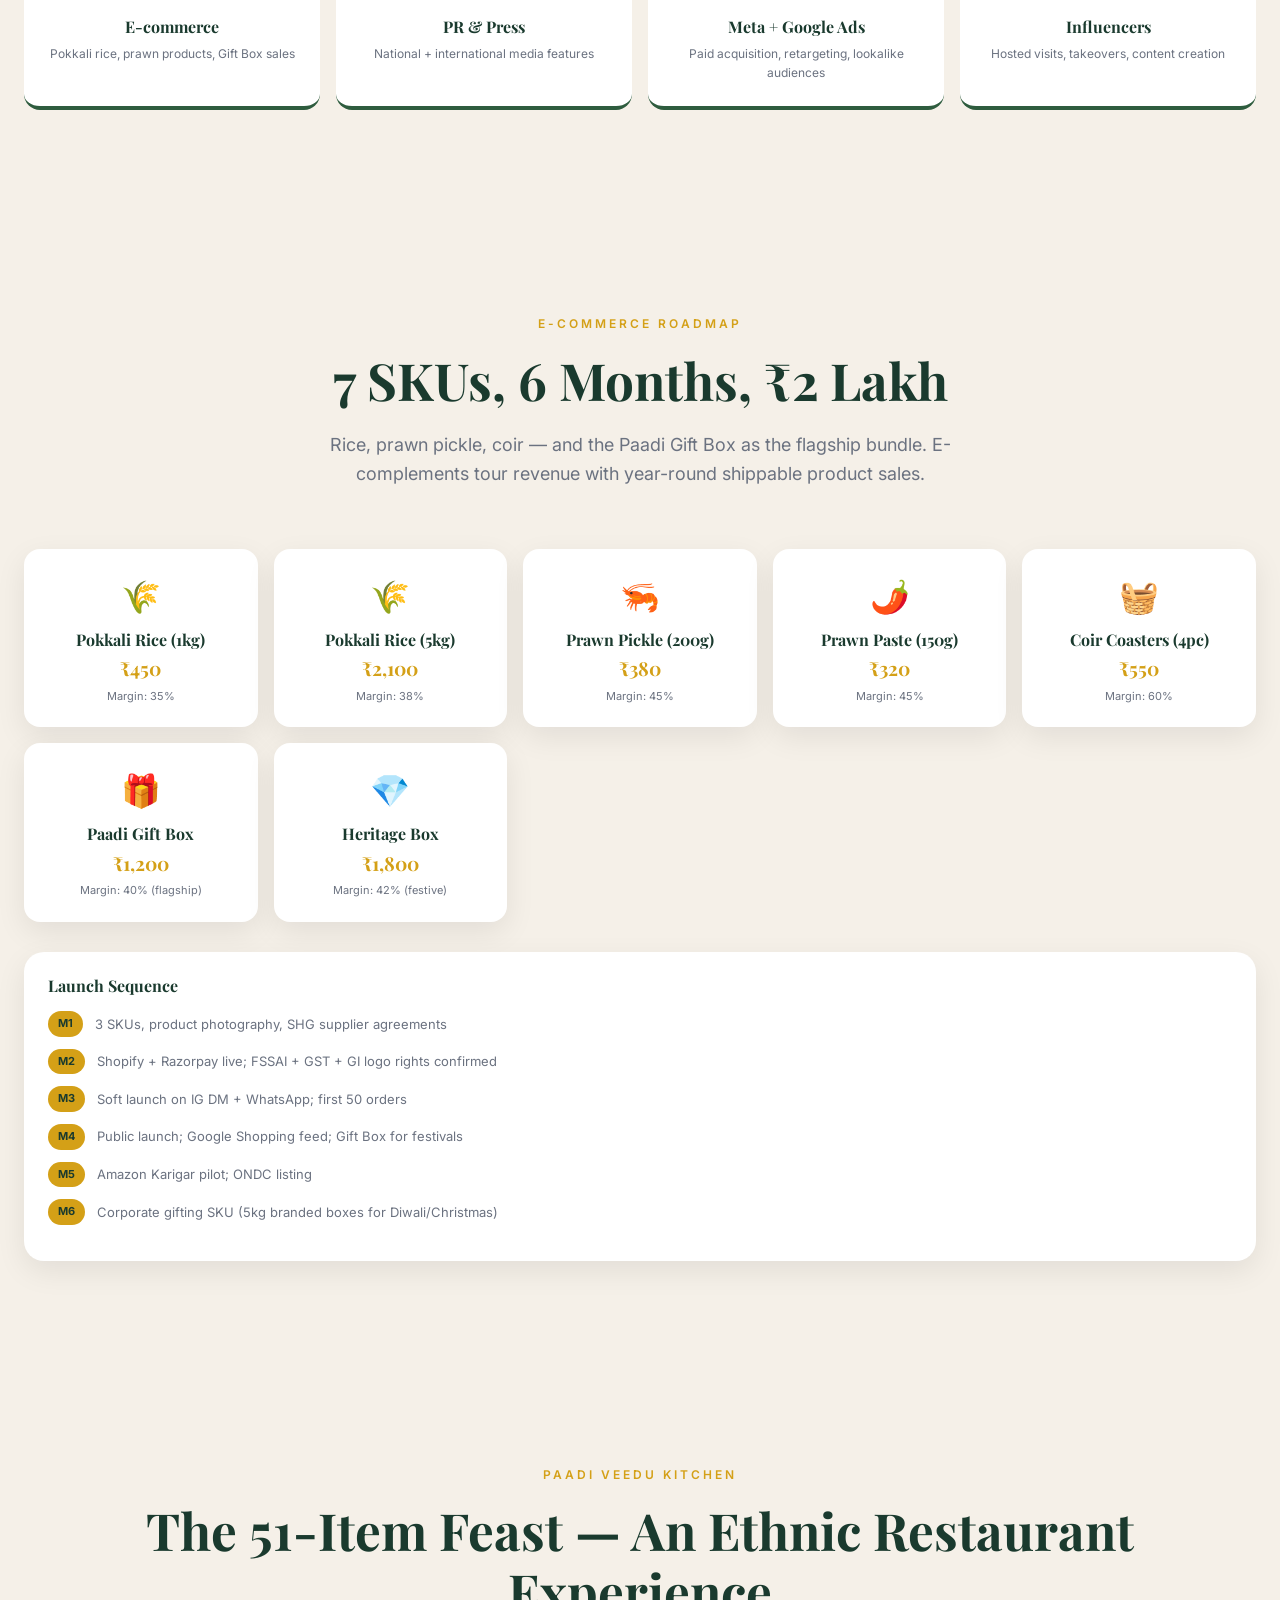
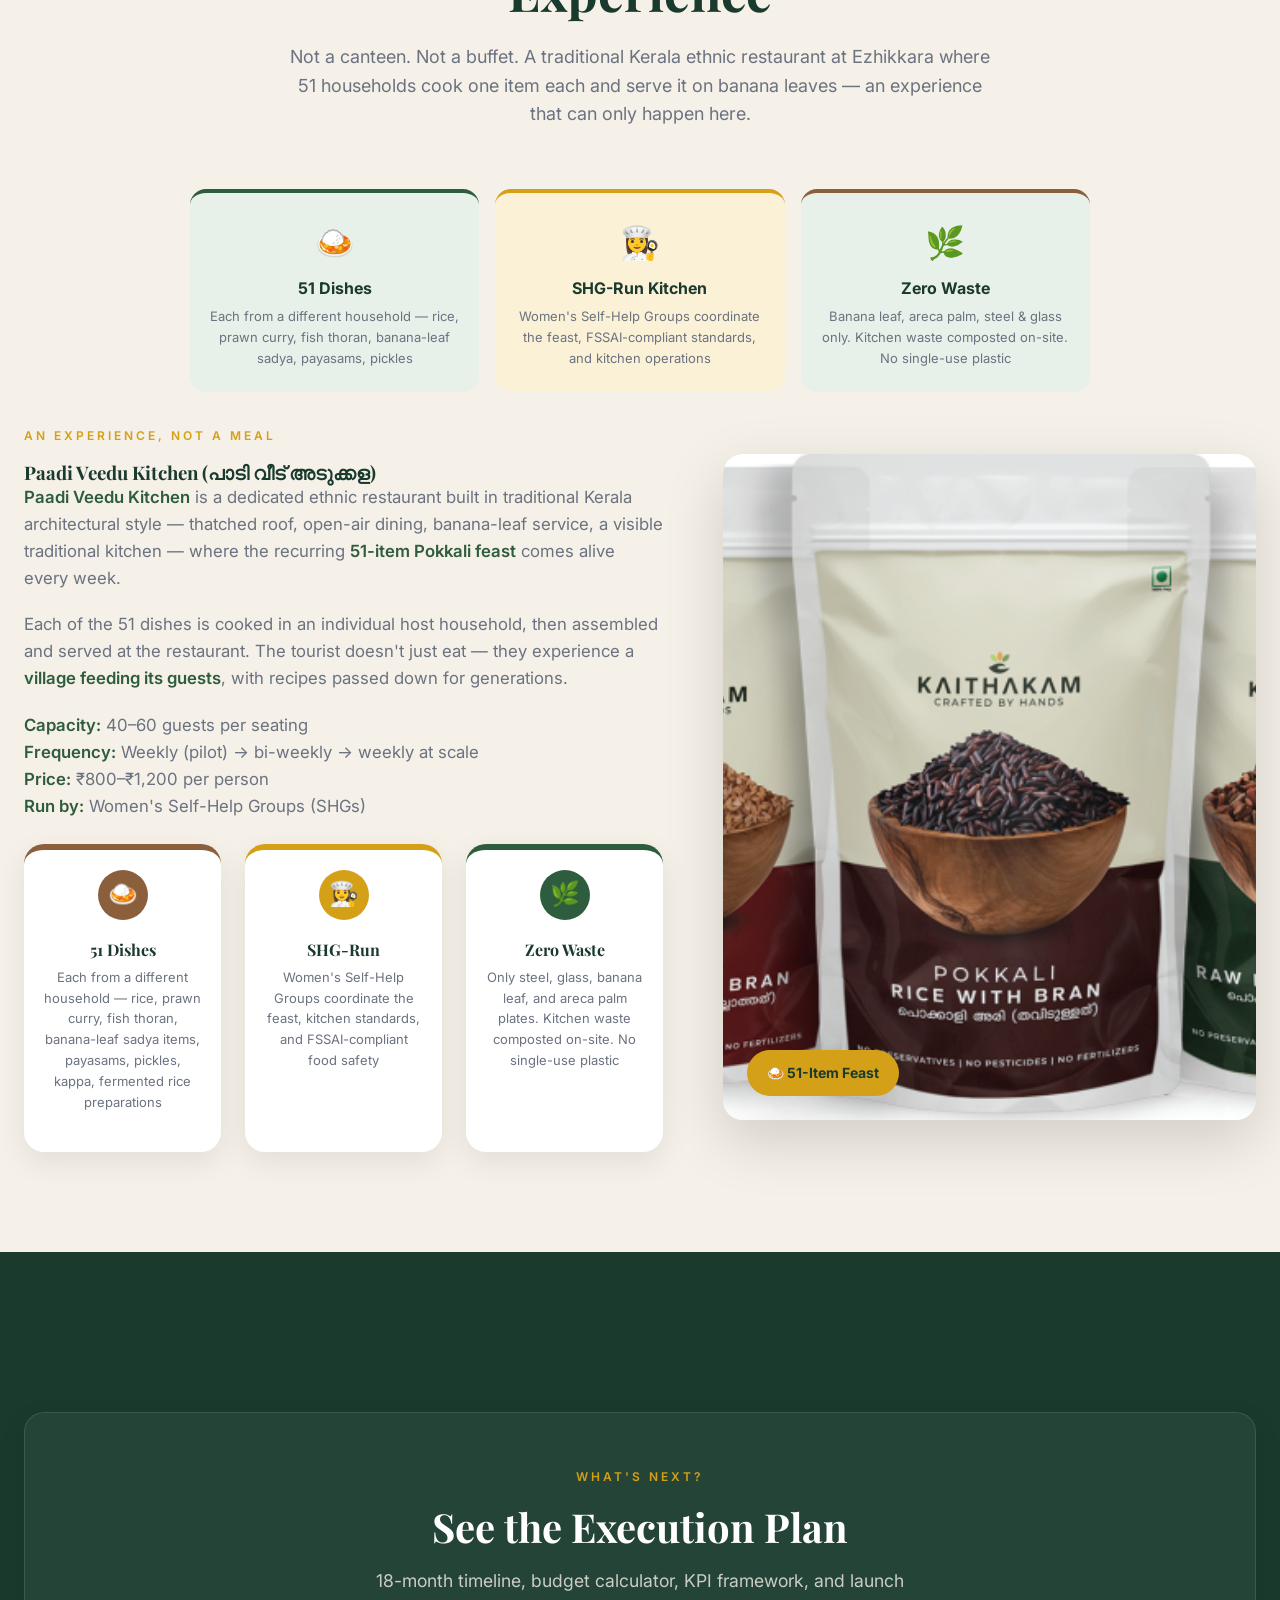
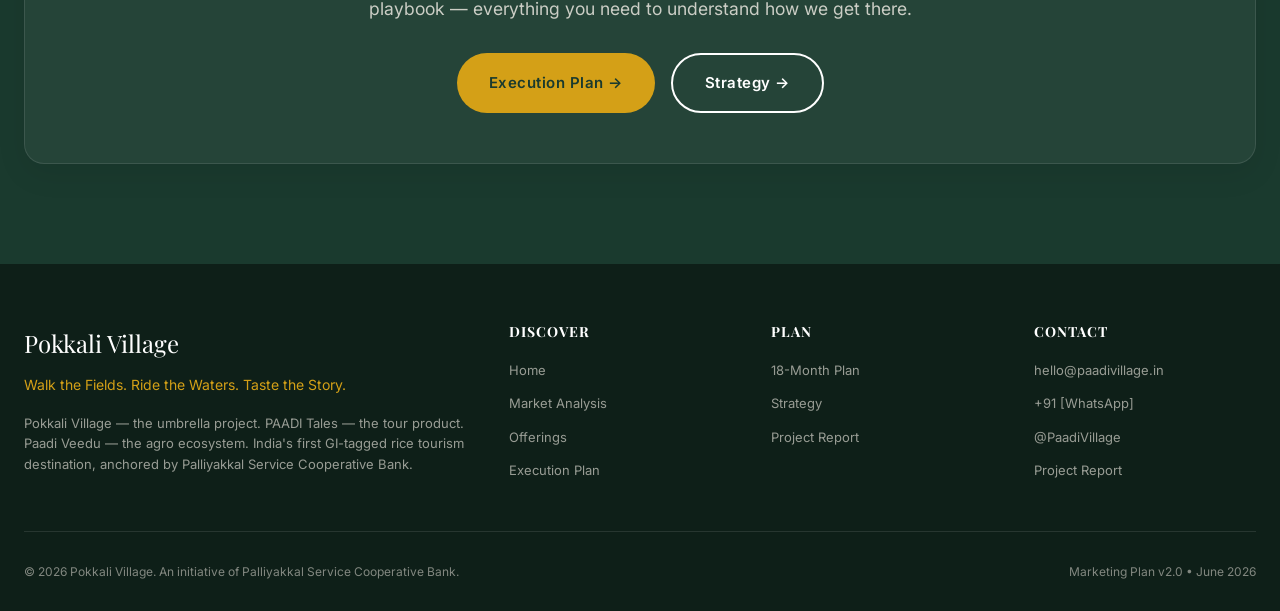
<file: offerings.html>
<!DOCTYPE html>
<html lang="en">
<head>
<meta charset="UTF-8" />
<meta name="viewport" content="width=device-width, initial-scale=1.0" />
<title>Offerings — Pokkali Village</title>
<meta name="description" content="Target personas, pricing, channel strategy, and e-commerce roadmap for Pokkali Village." />
<link rel="preconnect" href="https://fonts.googleapis.com" />
<link rel="preconnect" href="https://fonts.gstatic.com" crossorigin />
<link href="https://fonts.googleapis.com/css2?family=Playfair+Display:wght@400;600;700;900&family=Inter:wght@300;400;500;600;700&display=swap" rel="stylesheet" />
<link rel="stylesheet" href="styles.css" />
</head>
<body>

<div class="progress-rail" id="progress-rail"></div>

<nav class="nav scrolled" id="nav">
  <div class="container nav-inner">
    <a href="index.html" class="nav-logo">
      <div class="nav-logo-mark">P</div>
      <span>Pokkali Village</span>
    </a>
    <ul class="nav-links">
      <li><a href="index.html">Home</a></li>
      <li><a href="market.html">Market</a></li>
      <li><a href="offerings.html" class="nav-active">Offerings</a></li>
      <li><a href="plan.html">Plan</a></li>
      <li><a href="strategy.html">Strategy</a></li>
      <li><a href="report.html">Report</a></li>
    </ul>
    <div class="nav-tools">
      <button class="icon-btn" id="theme-toggle" title="Toggle theme">🌙</button>
      <button class="icon-btn no-print" id="print-btn" title="Print / Save as PDF">🖨</button>
      <a href="plan.html" class="nav-cta">Plan →</a>
      <button class="mobile-toggle">☰</button>
    </div>
  </div>
</nav>

<!-- PAGE HERO -->
<section class="page-hero" data-section-label="Top" style="background-image: url('images/cooking-class.png');">
  <div class="container">
    <span class="eyebrow" style="color: var(--gold);">What We Offer</span>
    <h1>Who We Serve, <em>What We Charge</em></h1>
    <p>Six target personas, five tour packages, twelve channels, and seven SKUs — the complete revenue architecture of Pokkali Village.</p>
    <div class="page-nav">
      <a href="#personas">Personas</a>
      <a href="#pricing">Pricing</a>
      <a href="#channels">Channels</a>
      <a href="#ecommerce">E-commerce</a>
    </div>
  </div>
</section>

<!-- PERSONAS -->
<section class="section" id="personas" data-section-label="Personas">
  <div class="container">
    <div class="text-center">
      <span class="eyebrow">Target Segments</span>
      <h2 class="section-title">Who Are We Talking To?</h2>
      <p class="section-subtitle">Six distinct audiences, each with unique motivations, budgets, and channels. Click a segment to filter.</p>
    </div>
    <div class="persona-tabs">
      <button class="persona-tab active" data-segment="all">All Segments</button>
      <button class="persona-tab" data-segment="primary">Primary</button>
      <button class="persona-tab" data-segment="secondary">Secondary</button>
      <button class="persona-tab" data-segment="tertiary">Tertiary</button>
      <button class="persona-tab" data-segment="niche">Niche</button>
    </div>
    <div class="persona-grid">
      <div class="persona fade-in" data-segment="primary">
        <div class="persona-tag">Primary</div>
        <div class="persona-avatar">🌍</div>
        <h3>The Conscious Explorer</h3>
        <div class="persona-meta">25-40 • UK / Germany / Australia / USA<br />₹3,000-8,000/night</div>
        <div class="persona-detail"><strong>Seeks</strong>Authenticity, sustainability, learning, cultural exchange</div>
        <div class="persona-detail"><strong>Avoids</strong>Commercialized, staged, luxury resorts</div>
        <div class="persona-detail"><strong>Booking</strong>TripAdvisor, Airbnb, Responsible Travel, blogs</div>
        <div class="persona-msg">Stay in a village that's been organic for 3,000 years</div>
      </div>
      <div class="persona fade-in" data-segment="secondary">
        <div class="persona-tag">Secondary</div>
        <div class="persona-avatar">🇮🇳</div>
        <h3>The Kerala Weekender</h3>
        <div class="persona-meta">28-55 • Kochi / Bangalore / Mumbai<br />₹2,000-6,000/person</div>
        <div class="persona-detail"><strong>Seeks</strong>Short getaway, unique experience, Instagram-worthy</div>
        <div class="persona-detail"><strong>Avoids</strong>Long drives, generic resorts, tourist traps</div>
        <div class="persona-detail"><strong>Booking</strong>Instagram, Google, WhatsApp, word-of-mouth</div>
        <div class="persona-msg">30 minutes from Kochi — a day you'll never forget</div>
      </div>
      <div class="persona fade-in" data-segment="tertiary">
        <div class="persona-tag">Tertiary</div>
        <div class="persona-avatar">💼</div>
        <h3>The Corporate Team</h3>
        <div class="persona-meta">IT Companies / Banks / MNCs<br />₹3,000-5,000/person</div>
        <div class="persona-detail"><strong>Seeks</strong>Team building with social impact, CSR reporting</div>
        <div class="persona-detail"><strong>Avoids</strong>Boring activities, no measurable impact</div>
        <div class="persona-detail"><strong>Booking</strong>Direct email, LinkedIn, HR/Admin referrals</div>
        <div class="persona-msg">Team-building that plants trees, not just talks</div>
      </div>
      <div class="persona fade-in" data-segment="niche">
        <div class="persona-tag">Niche</div>
        <div class="persona-avatar">🍳</div>
        <h3>The Foodie Traveller</h3>
        <div class="persona-meta">Food bloggers / Cooking enthusiasts<br />₹2,000-6,000</div>
        <div class="persona-detail"><strong>Seeks</strong>Farm-to-table, cooking classes, unique ingredients</div>
        <div class="persona-detail"><strong>Avoids</strong>Mass tourism, fake experiences, processed food</div>
        <div class="persona-detail"><strong>Booking</strong>Instagram food bloggers, YouTube cooking channels</div>
        <div class="persona-msg">The only GI-tagged rice you can harvest and eat</div>
      </div>
      <div class="persona fade-in" data-segment="niche">
        <div class="persona-tag">Niche</div>
        <div class="persona-avatar">🎓</div>
        <h3>The Student Researcher</h3>
        <div class="persona-meta">Agri universities / NGOs / Schools<br />₹1,500-4,000</div>
        <div class="persona-detail"><strong>Seeks</strong>Field research, study tours, climate adaptation</div>
        <div class="persona-detail"><strong>Avoids</strong>Tourist traps, no educational value</div>
        <div class="persona-detail"><strong>Booking</strong>University partnerships, NGO networks</div>
        <div class="persona-msg">A living laboratory of climate-resilient agriculture</div>
      </div>
      <div class="persona fade-in" data-segment="primary">
        <div class="persona-tag">Emerging</div>
        <div class="persona-avatar">💎</div>
        <h3>The Luxury Eco-Tourist</h3>
        <div class="persona-meta">40-60 • USA / UK / Scandinavia<br />₹10,000-25,000/night</div>
        <div class="persona-detail"><strong>Seeks</strong>Premium comfort, exclusivity, wellness, nature</div>
        <div class="persona-detail"><strong>Avoids</strong>Crowds, basic amenities, mass tourism</div>
        <div class="persona-detail"><strong>Booking</strong>Luxury tour operators, boutique travel agents</div>
        <div class="persona-msg">Premium eco-stay in a 3,000-year-old heritage village</div>
      </div>
    </div>
  </div>
</section>

<!-- PRICING -->
<section class="section bg-cream" id="pricing" data-section-label="Pricing">
  <div class="container">
    <div class="text-center">
      <span class="eyebrow">Pricing Strategy</span>
      <h2 class="section-title">5 Packages, 4 Tiers, One Promise</h2>
      <p class="section-subtitle">"Premium affordable" — more than Kumbalangi (signals quality), less than Thekkady (signals accessibility). All packages include meals.</p>
    </div>
    <div class="pricing-grid">
      <div class="pricing-card fade-in">
        <h4>Paadi Discovery</h4>
        <div class="duration">4 hours</div>
        <div class="price">₹1,500-2,500</div>
        <div class="price-period">per person</div>
        <ul class="includes">
          <li>Farm walk + canoe ride</li>
          <li>Paadi meal + farmer chat</li>
          <li>Best for: day-trippers from Kochi</li>
        </ul>
      </div>
      <div class="pricing-card featured fade-in">
        <h4>Overnight Farm Stay</h4>
        <div class="duration">24 hours</div>
        <div class="price">₹4,000-6,000</div>
        <div class="price-period">per person</div>
        <ul class="includes">
          <li>Stay, sunset canoe, cooking class</li>
          <li>Breakfast, campfire, all meals</li>
          <li>Best for: couples, families, solos</li>
        </ul>
      </div>
      <div class="pricing-card fade-in">
        <h4>3-Day Retreat</h4>
        <div class="duration">3 days / 2 nights</div>
        <div class="price">₹12,000-18,000</div>
        <div class="price-period">per person</div>
        <ul class="includes">
          <li>Farming, conservation, kayaking</li>
          <li>Ayurveda, birdwatching, all meals</li>
          <li>Best for: slow travellers, eco-conscious</li>
        </ul>
      </div>
      <div class="pricing-card fade-in">
        <h4>Cooking Class</h4>
        <div class="duration">3 hours</div>
        <div class="price">₹1,000-1,500</div>
        <div class="price-period">per person</div>
        <ul class="includes">
          <li>Hands-on rice + prawn cookery</li>
          <li>Recipe card + lunch</li>
          <li>Best for: foodies, families</li>
        </ul>
      </div>
      <div class="pricing-card fade-in">
        <h4>Corporate CSR</h4>
        <div class="duration">1 day</div>
        <div class="price">₹3,000-5,000</div>
        <div class="price-period">per person</div>
        <ul class="includes">
          <li>Team-building + wetland restoration</li>
          <li>Group cooking + boat race</li>
          <li>Best for: companies, universities, NGOs</li>
        </ul>
      </div>
      <div class="pricing-card fade-in">
        <h4>Backwater Experience</h4>
        <div class="duration">2 hours</div>
        <div class="price">₹800-1,200</div>
        <div class="price-period">per person</div>
        <ul class="includes">
          <li>Electric boat cruise (zero-noise, zero-emission)</li>
          <li>Kayaking + birdwatching from water</li>
          <li>Sunset cruise available</li>
        </ul>
      </div>
    </div>

    <div class="text-center" style="margin-top: 30px;">
      <span class="eyebrow">Channel Commission Model</span>
    </div>
    <div class="commission-table fade-in">
      <table>
        <thead>
          <tr><th>Channel</th><th>Commission</th><th>Net Margin Impact</th></tr>
        </thead>
        <tbody>
          <tr><td>Direct website booking</td><td class="pct">0%</td><td>Highest margin; free recipe card incentive</td></tr>
          <tr><td>WhatsApp / phone direct</td><td class="pct">0%</td><td>Tracked via unique link/code</td></tr>
          <tr><td>Fort Kochi tour operators</td><td class="pct">15%</td><td>Contract: min 20 bookings/quarter</td></tr>
          <tr><td>Airbnb Experiences</td><td class="pct">20%</td><td>~25% net after platform fees</td></tr>
          <tr><td>Viator / GetYourGuide</td><td class="pct">25-30%</td><td>Foreign tourist visibility play</td></tr>
          <tr><td>Influencer promo code</td><td class="pct">10%</td><td>Tracked via Razorpay; unique per influencer</td></tr>
          <tr><td>Corporate direct (B2B)</td><td class="pct">5%</td><td>Referral incentive; long-cycle, high LTV</td></tr>
        </tbody>
      </table>
    </div>
  </div>
</section>

<!-- CHANNELS -->
<section class="section" id="channels" data-section-label="Channels">
  <div class="container">
    <div class="text-center">
      <span class="eyebrow">Channel Strategy</span>
      <h2 class="section-title">12 Channels, One Story</h2>
      <p class="section-subtitle">Each channel plays a specific role in the funnel — from awareness to conversion to retention.</p>
    </div>
    <div class="channels-grid">
      <div class="channel fade-in"><div class="channel-icon">📷</div><h4>Instagram</h4><p>Visual storytelling, Reels, UGC, awareness + booking</p></div>
      <div class="channel fade-in"><div class="channel-icon">▶️</div><h4>YouTube</h4><p>Mini-doc, Shorts, credibility + deep storytelling</p></div>
      <div class="channel fade-in"><div class="channel-icon">📧</div><h4>Email</h4><p>Lead nurture, newsletter, booking conversion</p></div>
      <div class="channel fade-in"><div class="channel-icon">💬</div><h4>WhatsApp</h4><p>Direct booking, customer service, India market</p></div>
      <div class="channel fade-in"><div class="channel-icon">🏠</div><h4>Airbnb / Viator</h4><p>Foreign tourist discovery, platform booking</p></div>
      <div class="channel fade-in"><div class="channel-icon">🤝</div><h4>Tour Operators</h4><p>Fort Kochi partners, 15% commission, group bookings</p></div>
      <div class="channel fade-in"><div class="channel-icon">⭐</div><h4>TripAdvisor</h4><p>Reviews, ranking, foreign tourist trust signal</p></div>
      <div class="channel fade-in"><div class="channel-icon">🌐</div><h4>Google Business</h4><p>Local search, maps, reviews</p></div>
      <div class="channel fade-in"><div class="channel-icon">🛒</div><h4>E-commerce</h4><p>Pokkali rice, prawn products, Gift Box sales</p></div>
      <div class="channel fade-in"><div class="channel-icon">📰</div><h4>PR &amp; Press</h4><p>National + international media features</p></div>
      <div class="channel fade-in"><div class="channel-icon">🎯</div><h4>Meta + Google Ads</h4><p>Paid acquisition, retargeting, lookalike audiences</p></div>
      <div class="channel fade-in"><div class="channel-icon">💎</div><h4>Influencers</h4><p>Hosted visits, takeovers, content creation</p></div>
    </div>
  </div>
</section>

<!-- E-COMMERCE -->
<section class="section bg-cream" id="ecommerce" data-section-label="E-commerce">
  <div class="container">
    <div class="text-center">
      <span class="eyebrow">E-commerce Roadmap</span>
      <h2 class="section-title">7 SKUs, 6 Months, ₹2 Lakh</h2>
      <p class="section-subtitle">Rice, prawn pickle, coir — and the Paadi Gift Box as the flagship bundle. E-complements tour revenue with year-round shippable product sales.</p>
    </div>
    <div class="ecom-grid">
      <div class="ecom-card fade-in">
        <div class="ecom-card-icon">🌾</div>
        <h4>Pokkali Rice (1kg)</h4>
        <div class="price">₹450</div>
        <div class="margin">Margin: 35%</div>
      </div>
      <div class="ecom-card fade-in">
        <div class="ecom-card-icon">🌾</div>
        <h4>Pokkali Rice (5kg)</h4>
        <div class="price">₹2,100</div>
        <div class="margin">Margin: 38%</div>
      </div>
      <div class="ecom-card fade-in">
        <div class="ecom-card-icon">🦐</div>
        <h4>Prawn Pickle (200g)</h4>
        <div class="price">₹380</div>
        <div class="margin">Margin: 45%</div>
      </div>
      <div class="ecom-card fade-in">
        <div class="ecom-card-icon">🌶️</div>
        <h4>Prawn Paste (150g)</h4>
        <div class="price">₹320</div>
        <div class="margin">Margin: 45%</div>
      </div>
      <div class="ecom-card fade-in">
        <div class="ecom-card-icon">🧺</div>
        <h4>Coir Coasters (4pc)</h4>
        <div class="price">₹550</div>
        <div class="margin">Margin: 60%</div>
      </div>
      <div class="ecom-card fade-in">
        <div class="ecom-card-icon">🎁</div>
        <h4>Paadi Gift Box</h4>
        <div class="price">₹1,200</div>
        <div class="margin">Margin: 40% (flagship)</div>
      </div>
      <div class="ecom-card fade-in">
        <div class="ecom-card-icon">💎</div>
        <h4>Heritage Box</h4>
        <div class="price">₹1,800</div>
        <div class="margin">Margin: 42% (festive)</div>
      </div>
    </div>
    <div class="ecom-timeline fade-in">
      <h4>Launch Sequence</h4>
      <div class="ecom-timeline-item"><span class="ecom-timeline-month">M1</span><span class="ecom-timeline-text">3 SKUs, product photography, SHG supplier agreements</span></div>
      <div class="ecom-timeline-item"><span class="ecom-timeline-month">M2</span><span class="ecom-timeline-text">Shopify + Razorpay live; FSSAI + GST + GI logo rights confirmed</span></div>
      <div class="ecom-timeline-item"><span class="ecom-timeline-month">M3</span><span class="ecom-timeline-text">Soft launch on IG DM + WhatsApp; first 50 orders</span></div>
      <div class="ecom-timeline-item"><span class="ecom-timeline-month">M4</span><span class="ecom-timeline-text">Public launch; Google Shopping feed; Gift Box for festivals</span></div>
      <div class="ecom-timeline-item"><span class="ecom-timeline-month">M5</span><span class="ecom-timeline-text">Amazon Karigar pilot; ONDC listing</span></div>
      <div class="ecom-timeline-item"><span class="ecom-timeline-month">M6</span><span class="ecom-timeline-text">Corporate gifting SKU (5kg branded boxes for Diwali/Christmas)</span></div>
    </div>
  </div>
</section>

<!-- 51-ITEM FEAST -->
<section class="section" id="feast" data-section-label="51-Item Feast">
  <div class="container">
    <div class="text-center">
      <span class="eyebrow">Paadi Veedu Kitchen</span>
      <h2 class="section-title">The 51-Item Feast — An Ethnic Restaurant Experience</h2>
      <p class="section-subtitle">Not a canteen. Not a buffet. A traditional Kerala ethnic restaurant at Ezhikkara where 51 households cook one item each and serve it on banana leaves — an experience that can only happen here.</p>
      <div style="display: grid; grid-template-columns: repeat(3, 1fr); gap: 16px; margin: 30px auto; max-width: 900px; text-align: center;">
        <div style="background: var(--green-pale, #E8F0EA); border-radius: 16px; padding: 24px 16px; border-top: 4px solid var(--green, #2E5C3E);">
          <div style="font-size: 32px; margin-bottom: 8px;">🍛</div>
          <div style="font-weight: 700; color: var(--green-dark, #1A3A2E); margin-bottom: 4px;">51 Dishes</div>
          <div style="font-size: 13px; color: var(--gray, #6B7280);">Each from a different household — rice, prawn curry, fish thoran, banana-leaf sadya, payasams, pickles</div>
        </div>
        <div style="background: var(--gold-pale, #FBF1D6); border-radius: 16px; padding: 24px 16px; border-top: 4px solid var(--gold, #D4A017);">
          <div style="font-size: 32px; margin-bottom: 8px;">👩‍🍳</div>
          <div style="font-weight: 700; color: var(--green-dark, #1A3A2E); margin-bottom: 4px;">SHG-Run Kitchen</div>
          <div style="font-size: 13px; color: var(--gray, #6B7280);">Women's Self-Help Groups coordinate the feast, FSSAI-compliant standards, and kitchen operations</div>
        </div>
        <div style="background: var(--green-pale, #E8F0EA); border-radius: 16px; padding: 24px 16px; border-top: 4px solid var(--earth, #8B5E3C);">
          <div style="font-size: 32px; margin-bottom: 8px;">🌿</div>
          <div style="font-weight: 700; color: var(--green-dark, #1A3A2E); margin-bottom: 4px;">Zero Waste</div>
          <div style="font-size: 13px; color: var(--gray, #6B7280);">Banana leaf, areca palm, steel & glass only. Kitchen waste composted on-site. No single-use plastic</div>
        </div>
      </div>
    </div>
    <div class="exec-grid">
      <div class="exec-text fade-in-left">
        <span class="eyebrow" style="color: var(--gold);">An Experience, Not a Meal</span>
        <h3 style="color: var(--green-dark);">Paadi Veedu Kitchen (പാടി വീട് അടുക്കള)</h3>
        <p><strong>Paadi Veedu Kitchen</strong> is a dedicated ethnic restaurant built in traditional Kerala architectural style — thatched roof, open-air dining, banana-leaf service, a visible traditional kitchen — where the recurring <strong>51-item Pokkali feast</strong> comes alive every week.</p>
        <p>Each of the 51 dishes is cooked in an individual host household, then assembled and served at the restaurant. The tourist doesn't just eat — they experience a <strong>village feeding its guests</strong>, with recipes passed down for generations.</p>
        <p><strong>Capacity:</strong> 40–60 guests per seating<br />
        <strong>Frequency:</strong> Weekly (pilot) → bi-weekly → weekly at scale<br />
        <strong>Price:</strong> ₹800–₹1,200 per person<br />
        <strong>Run by:</strong> Women's Self-Help Groups (SHGs)</p>
        <div class="pillars-grid" style="margin-top: 24px;">
          <div class="pillar-card pillar-earth fade-in" style="padding: 20px;">
            <div class="pillar-icon" style="width: 50px; height: 50px; font-size: 24px;">🍛</div>
            <h4 style="color: var(--green-dark); margin-bottom: 8px;">51 Dishes</h4>
            <p style="font-size: 13px;">Each from a different household — rice, prawn curry, fish thoran, banana-leaf sadya items, payasams, pickles, kappa, fermented rice preparations</p>
          </div>
          <div class="pillar-card pillar-gold fade-in" style="padding: 20px;">
            <div class="pillar-icon" style="width: 50px; height: 50px; font-size: 24px;">👩‍🍳</div>
            <h4 style="color: var(--green-dark); margin-bottom: 8px;">SHG-Run</h4>
            <p style="font-size: 13px;">Women's Self-Help Groups coordinate the feast, kitchen standards, and FSSAI-compliant food safety</p>
          </div>
          <div class="pillar-card pillar-green fade-in" style="padding: 20px;">
            <div class="pillar-icon" style="width: 50px; height: 50px; font-size: 24px;">🌿</div>
            <h4 style="color: var(--green-dark); margin-bottom: 8px;">Zero Waste</h4>
            <p style="font-size: 13px;">Only steel, glass, banana leaf, and areca palm plates. Kitchen waste composted on-site. No single-use plastic</p>
          </div>
        </div>
      </div>
      <div class="exec-image fade-in-right">
        <img src="images/kitchen.png" alt="Paadi Veedu Kitchen — ethnic restaurant" />
        <div class="exec-image-badge">🍛 51-Item Feast</div>
      </div>
    </div>
  </div>
</section>

<!-- CTA -->
<section class="section bg-dark" data-section-label="Next">
  <div class="container">
    <div class="next-steps" style="background: rgba(255,255,255,0.05); border: 1px solid rgba(255,255,255,0.1);">
      <span class="eyebrow" style="color: var(--gold);">What's Next?</span>
      <h2 style="color: var(--white);">See the Execution Plan</h2>
      <p style="color: rgba(245,240,232,0.8);">18-month timeline, budget calculator, KPI framework, and launch playbook — everything you need to understand how we get there.</p>
      <div class="hero-cta-group">
        <a href="plan.html" class="btn btn-primary">Execution Plan →</a>
        <a href="strategy.html" class="btn btn-outline">Strategy →</a>
      </div>
    </div>
  </div>
</section>

<!-- FOOTER -->
<footer class="footer">
  <div class="container">
    <div class="footer-grid">
      <div>
        <div class="footer-brand">Pokkali Village</div>
        <div class="footer-tag">Walk the Fields. Ride the Waters. Taste the Story.</div>
        <p class="footer-desc">Pokkali Village — the umbrella project. PAADI Tales — the tour product. Paadi Veedu — the agro ecosystem. India's first GI-tagged rice tourism destination, anchored by Palliyakkal Service Cooperative Bank.</p>
      </div>
      <div class="footer-col">
        <h4>Discover</h4>
        <ul>
          <li><a href="index.html">Home</a></li>
          <li><a href="market.html">Market Analysis</a></li>
          <li><a href="offerings.html">Offerings</a></li>
          <li><a href="plan.html">Execution Plan</a></li>
        </ul>
      </div>
      <div class="footer-col">
        <h4>Plan</h4>
        <ul>
          <li><a href="plan.html">18-Month Plan</a></li>
          <li><a href="strategy.html">Strategy</a></li>
          <li><a href="report.html">Project Report</a></li>
        </ul>
      </div>
      <div class="footer-col">
        <h4>Contact</h4>
        <ul>
          <li><a href="#">hello@paadivillage.in</a></li>
          <li><a href="#">+91 [WhatsApp]</a></li>
          <li><a href="#">@PaadiVillage</a></li>
          <li><a href="report.html">Project Report</a></li>
        </ul>
      </div>
    </div>
    <div class="footer-bottom">
      <div>© 2026 Pokkali Village. An initiative of Palliyakkal Service Cooperative Bank.</div>
      <div>Marketing Plan v2.0 • June 2026</div>
    </div>
  </div>
</footer>

<script src="app.js"></script>
</body>
</html>
</file>
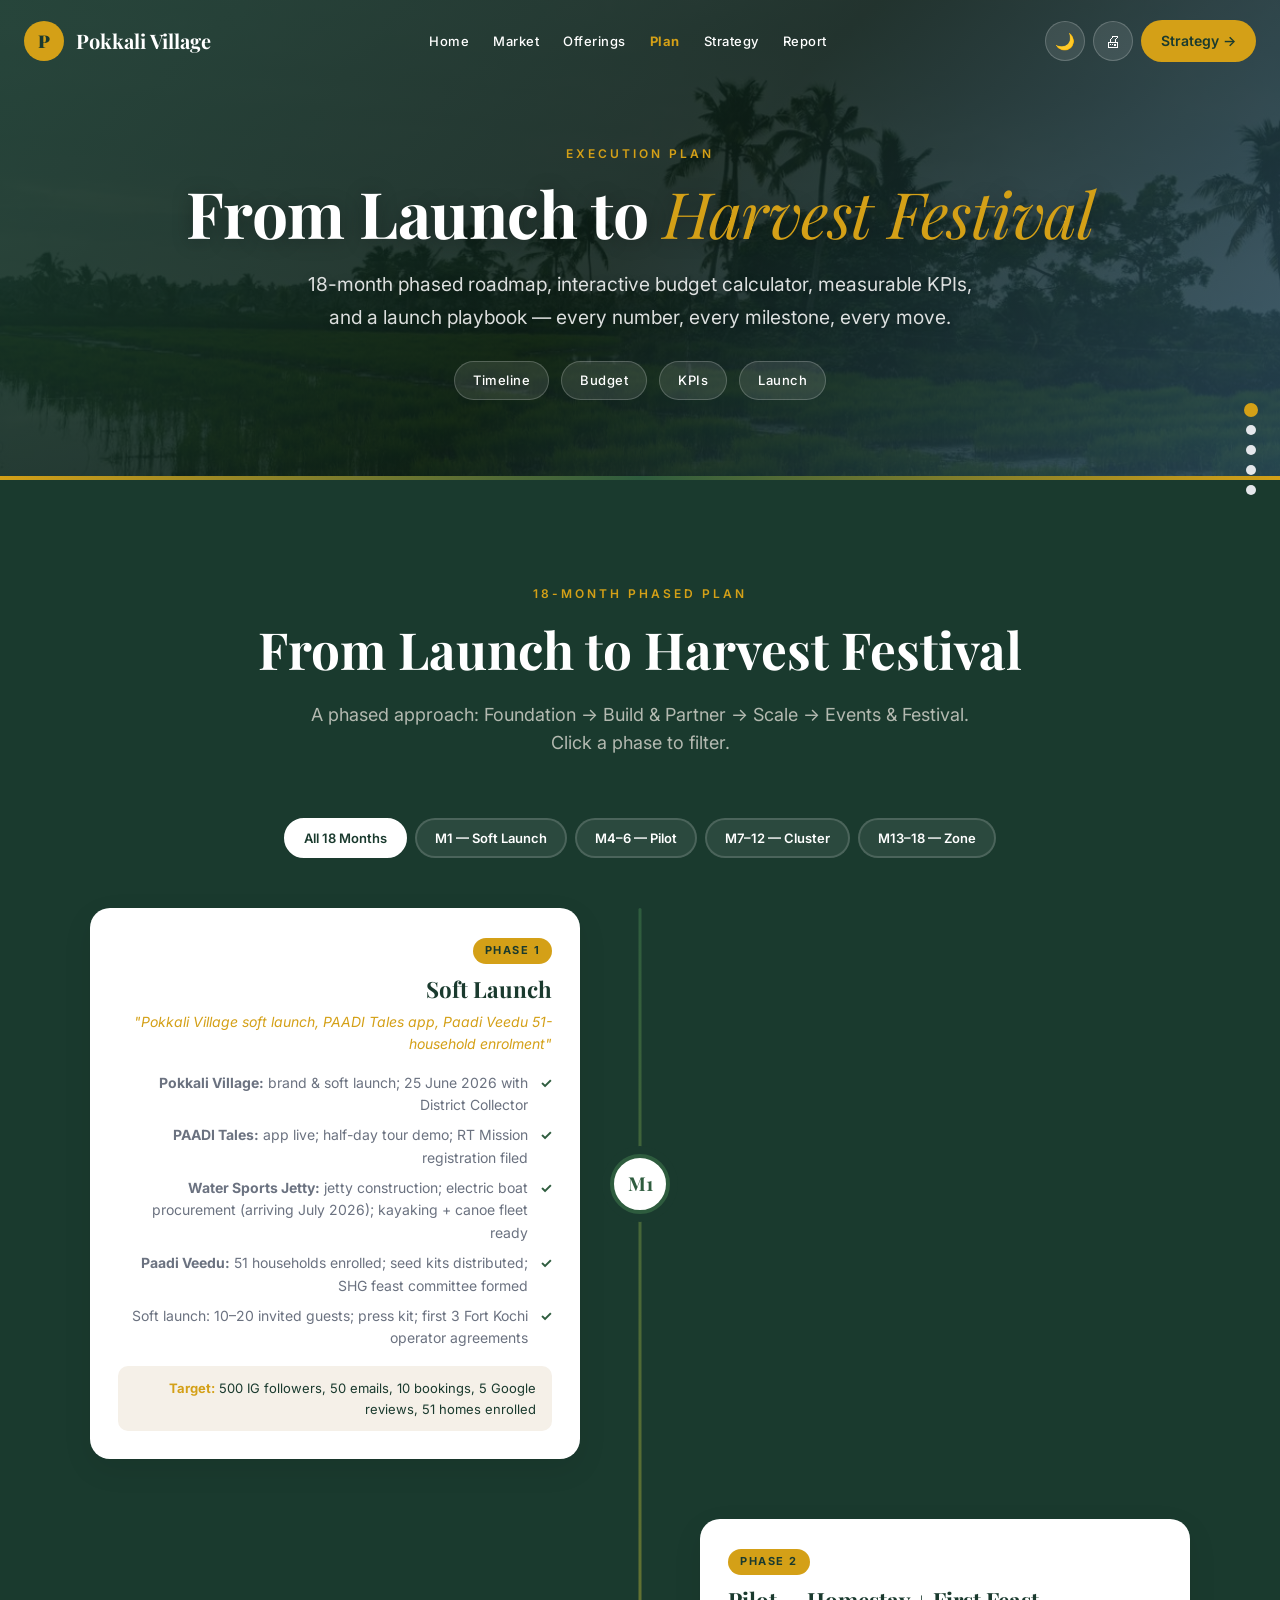
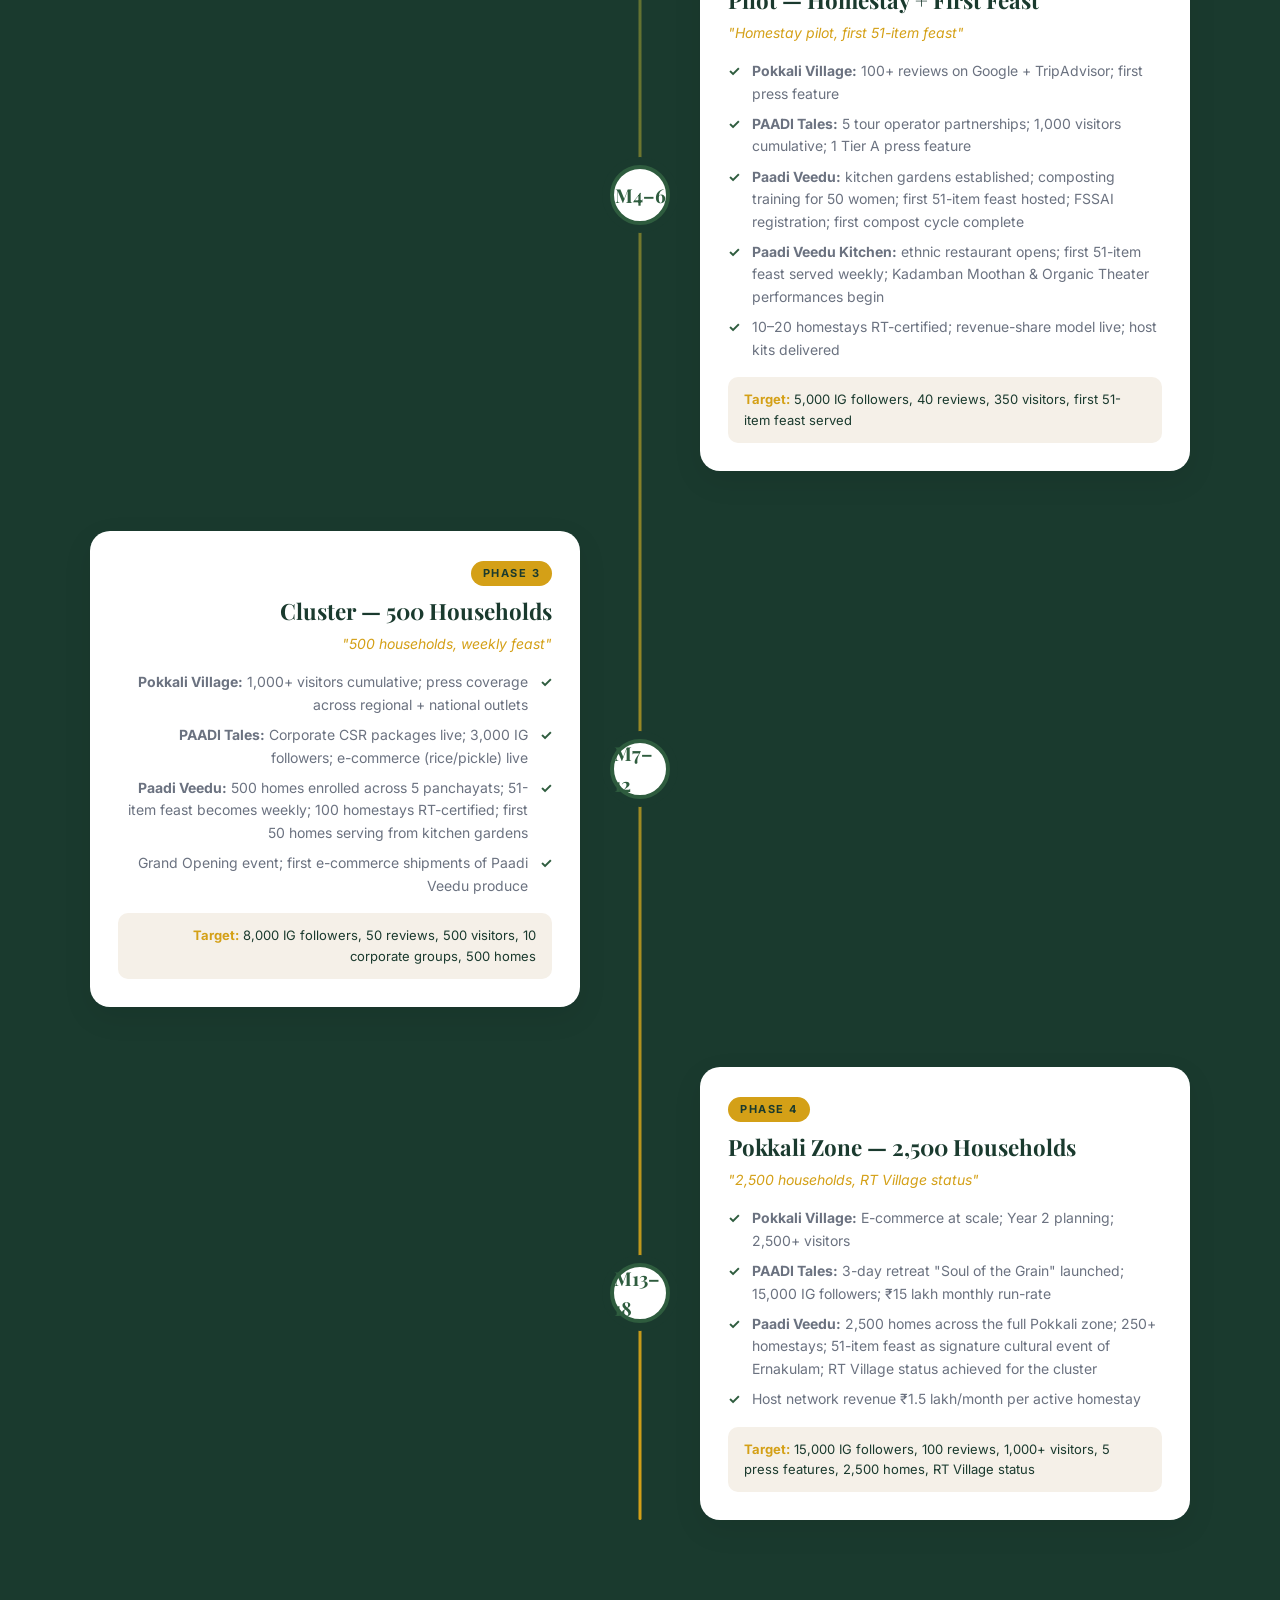
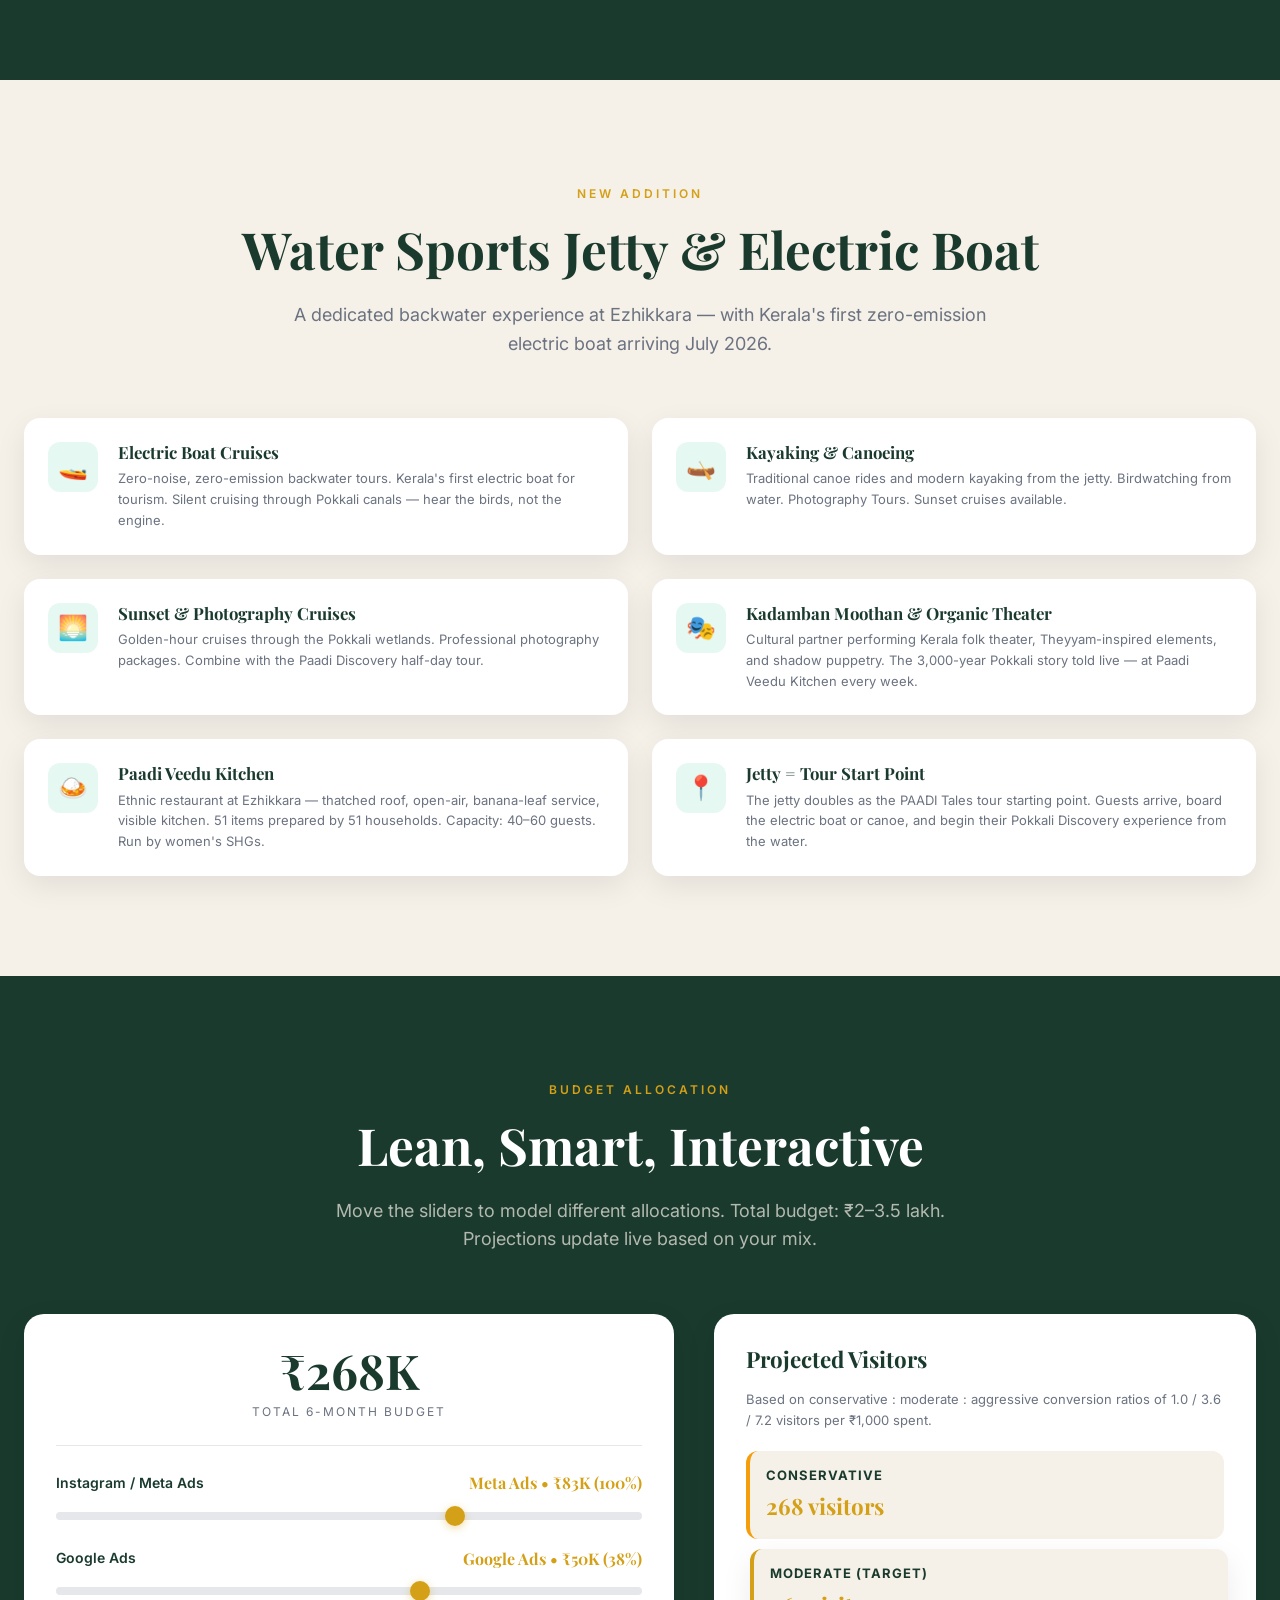
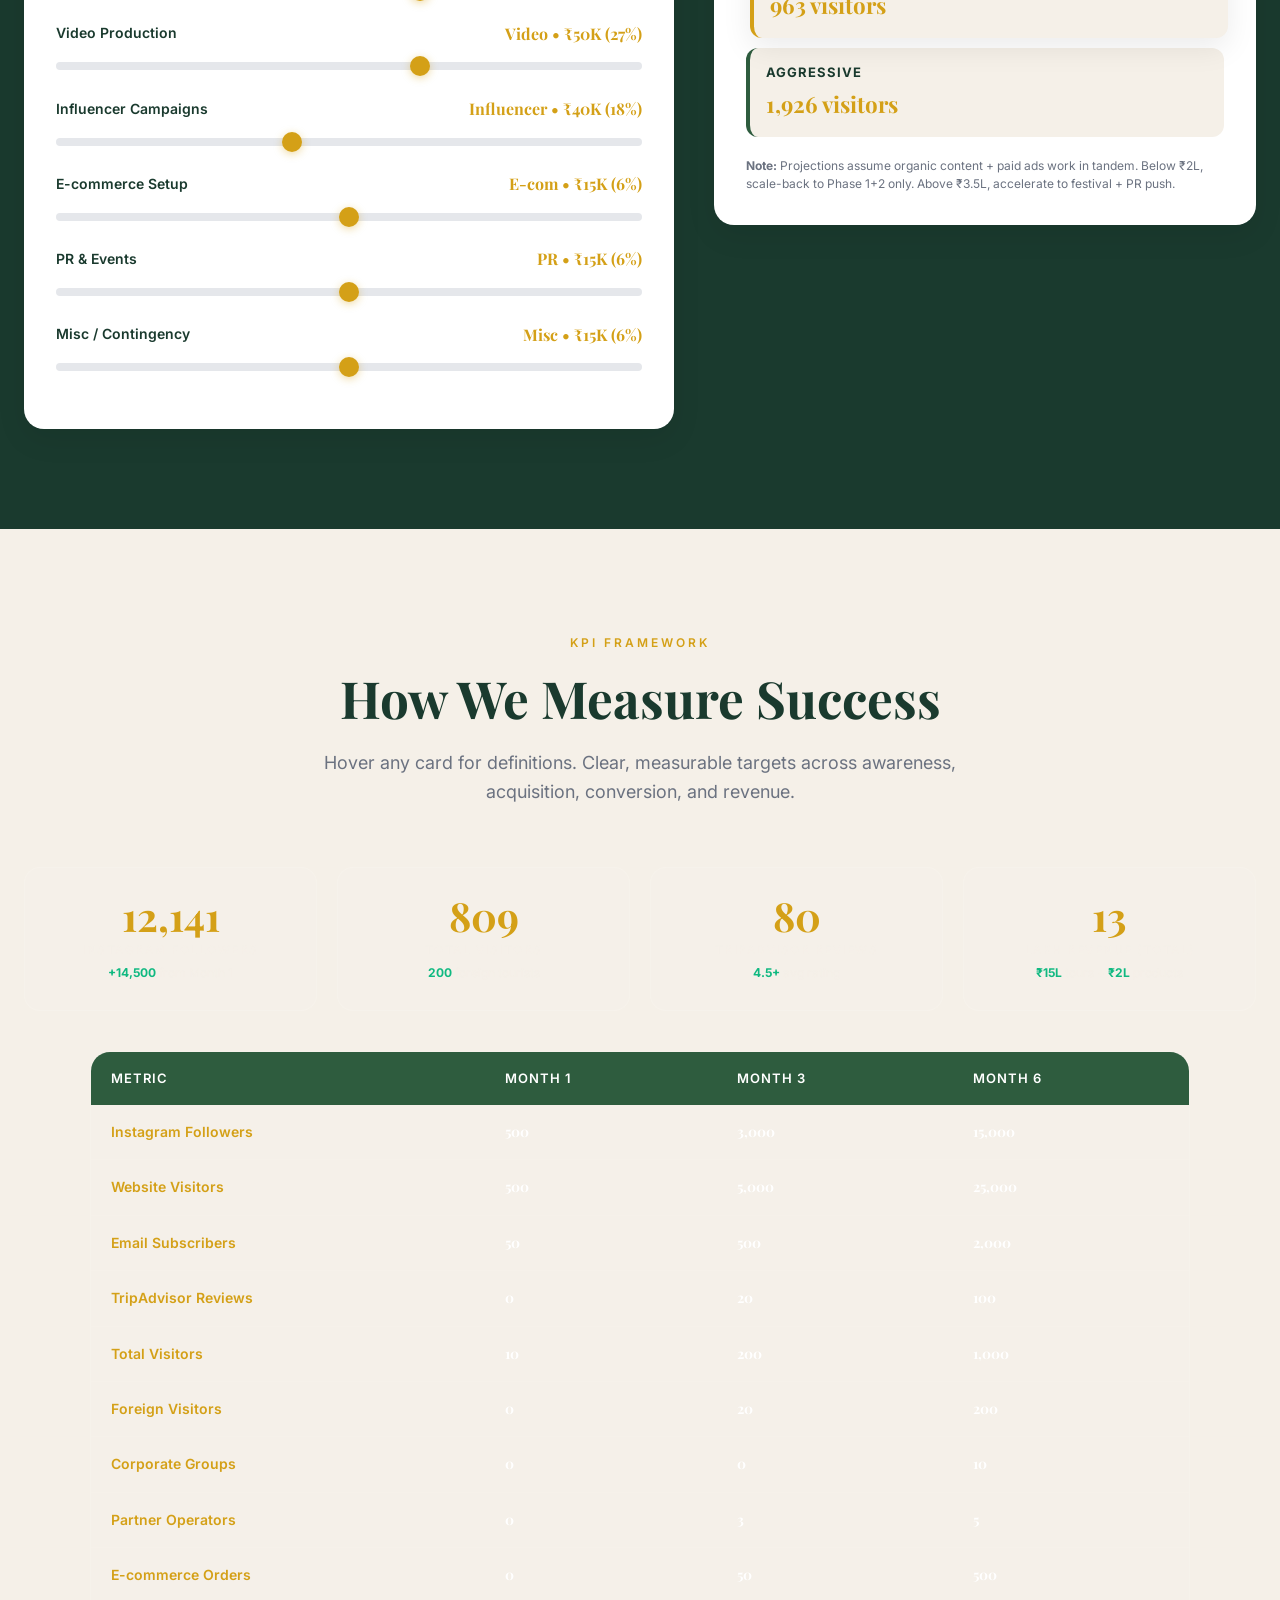
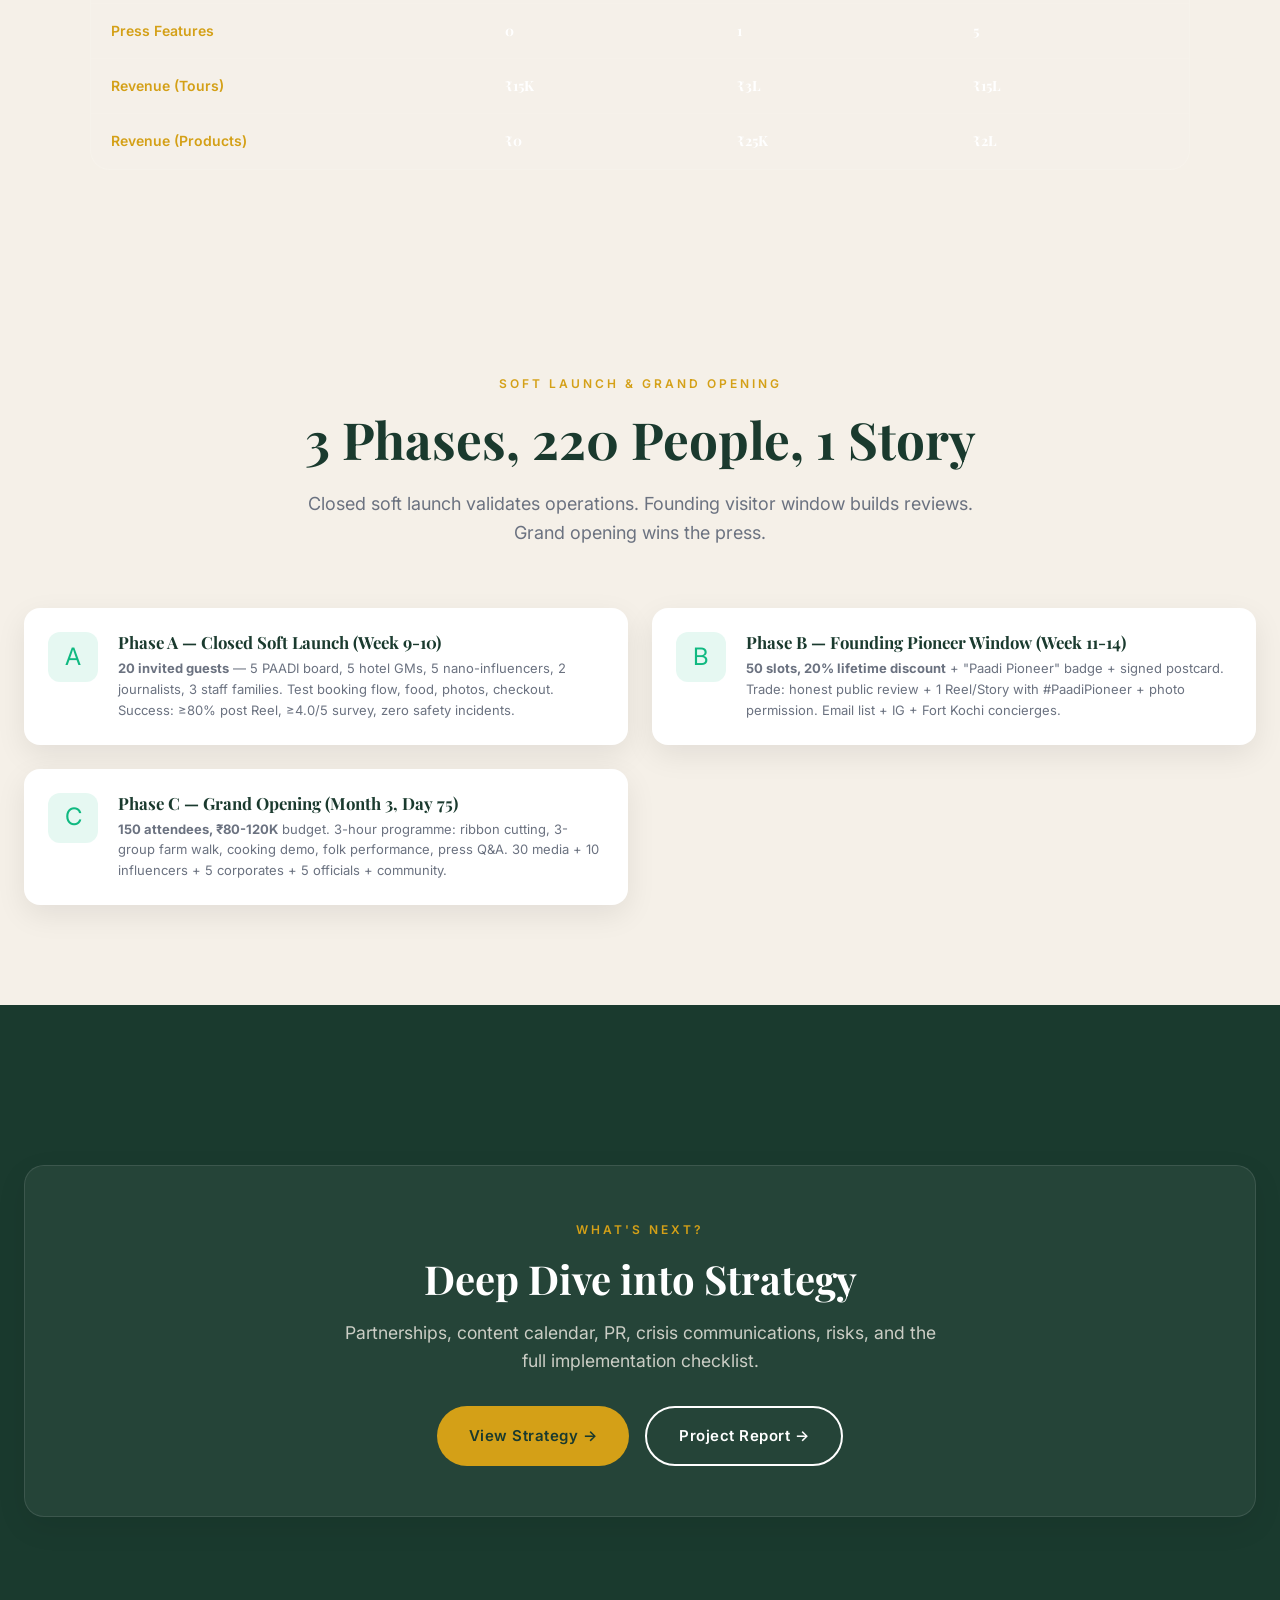
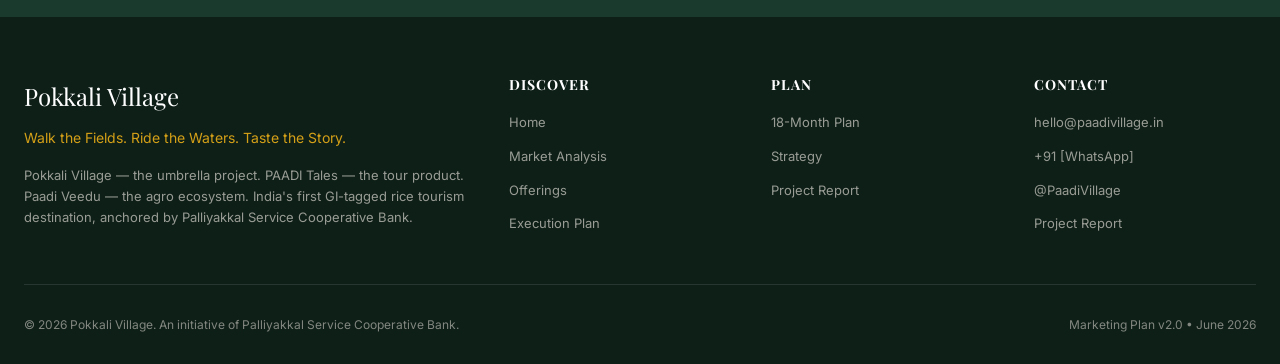
<file: plan.html>
<!DOCTYPE html>
<html lang="en">
<head>
<meta charset="UTF-8" />
<meta name="viewport" content="width=device-width, initial-scale=1.0" />
<title>Execution Plan — Pokkali Village</title>
<meta name="description" content="18-month timeline, interactive budget calculator, KPI framework, and launch playbook for Pokkali Village." />
<link rel="preconnect" href="https://fonts.googleapis.com" />
<link rel="preconnect" href="https://fonts.gstatic.com" crossorigin />
<link href="https://fonts.googleapis.com/css2?family=Playfair+Display:wght@400;600;700;900&family=Inter:wght@300;400;500;600;700&display=swap" rel="stylesheet" />
<link rel="stylesheet" href="styles.css" />
</head>
<body>

<div class="progress-rail" id="progress-rail"></div>

<nav class="nav scrolled" id="nav">
  <div class="container nav-inner">
    <a href="index.html" class="nav-logo">
      <div class="nav-logo-mark">P</div>
      <span>Pokkali Village</span>
    </a>
    <ul class="nav-links">
      <li><a href="index.html">Home</a></li>
      <li><a href="market.html">Market</a></li>
      <li><a href="offerings.html">Offerings</a></li>
      <li><a href="plan.html" class="nav-active">Plan</a></li>
      <li><a href="strategy.html">Strategy</a></li>
      <li><a href="report.html">Report</a></li>
    </ul>
    <div class="nav-tools">
      <button class="icon-btn" id="theme-toggle" title="Toggle theme">🌙</button>
      <button class="icon-btn no-print" id="print-btn" title="Print / Save as PDF">🖨</button>
      <a href="strategy.html" class="nav-cta">Strategy →</a>
      <button class="mobile-toggle">☰</button>
    </div>
  </div>
</nav>

<!-- PAGE HERO -->
<section class="page-hero" data-section-label="Top" style="background-image: url('images/farm-sunset.jpeg');">
  <div class="container">
    <span class="eyebrow" style="color: var(--gold);">Execution Plan</span>
    <h1>From Launch to <em>Harvest Festival</em></h1>
    <p>18-month phased roadmap, interactive budget calculator, measurable KPIs, and a launch playbook — every number, every milestone, every move.</p>
    <div class="page-nav">
      <a href="#timeline">Timeline</a>
      <a href="#budget">Budget</a>
      <a href="#kpis">KPIs</a>
      <a href="#launch">Launch</a>
    </div>
  </div>
</section>

<!-- 18-MONTH TIMELINE -->
<section class="section bg-dark" id="timeline" data-section-label="Timeline">
  <div class="container">
    <div class="text-center">
      <span class="eyebrow">18-Month Phased Plan</span>
      <h2 class="section-title">From Launch to Harvest Festival</h2>
      <p class="section-subtitle">A phased approach: Foundation → Build & Partner → Scale → Events & Festival. Click a phase to filter.</p>
    </div>

    <div class="phase-filter">
      <button class="phase-btn active" data-phase="all">All 18 Months</button>
      <button class="phase-btn" data-phase="1">M1 — Soft Launch</button>
      <button class="phase-btn" data-phase="2">M4–6 — Pilot</button>
      <button class="phase-btn" data-phase="3">M7–12 — Cluster</button>
      <button class="phase-btn" data-phase="4">M13–18 — Zone</button>
    </div>

    <div class="timeline">
      <div class="timeline-item fade-in" data-phase="1">
        <div class="timeline-card left">
          <span class="timeline-phase">Phase 1</span>
          <h3>Soft Launch</h3>
          <div class="timeline-theme">"Pokkali Village soft launch, PAADI Tales app, Paadi Veedu 51-household enrolment"</div>
          <ul class="timeline-activities">
            <li><strong>Pokkali Village:</strong> brand &amp; soft launch; 25 June 2026 with District Collector</li>
            <li><strong>PAADI Tales:</strong> app live; half-day tour demo; RT Mission registration filed</li>
            <li><strong>Water Sports Jetty:</strong> jetty construction; electric boat procurement (arriving July 2026); kayaking + canoe fleet ready</li>
            <li><strong>Paadi Veedu:</strong> 51 households enrolled; seed kits distributed; SHG feast committee formed</li>
            <li>Soft launch: 10–20 invited guests; press kit; first 3 Fort Kochi operator agreements</li>
          </ul>
          <div class="timeline-target"><strong>Target:</strong> 500 IG followers, 50 emails, 10 bookings, 5 Google reviews, 51 homes enrolled</div>
        </div>
        <div class="timeline-marker">M1</div>
        <div></div>
      </div>
      <div class="timeline-item fade-in" data-phase="2">
        <div></div>
        <div class="timeline-marker">M4–6</div>
        <div class="timeline-card right">
          <span class="timeline-phase">Phase 2</span>
          <h3>Pilot — Homestay + First Feast</h3>
          <div class="timeline-theme">"Homestay pilot, first 51-item feast"</div>
          <ul class="timeline-activities">
            <li><strong>Pokkali Village:</strong> 100+ reviews on Google + TripAdvisor; first press feature</li>
            <li><strong>PAADI Tales:</strong> 5 tour operator partnerships; 1,000 visitors cumulative; 1 Tier A press feature</li>
            <li><strong>Paadi Veedu:</strong> kitchen gardens established; composting training for 50 women; first 51-item feast hosted; FSSAI registration; first compost cycle complete</li>
            <li><strong>Paadi Veedu Kitchen:</strong> ethnic restaurant opens; first 51-item feast served weekly; Kadamban Moothan &amp; Organic Theater performances begin</li>
            <li>10–20 homestays RT-certified; revenue-share model live; host kits delivered</li>
          </ul>
          <div class="timeline-target"><strong>Target:</strong> 5,000 IG followers, 40 reviews, 350 visitors, first 51-item feast served</div>
        </div>
      </div>
      <div class="timeline-item fade-in" data-phase="3">
        <div class="timeline-card left">
          <span class="timeline-phase">Phase 3</span>
          <h3>Cluster — 500 Households</h3>
          <div class="timeline-theme">"500 households, weekly feast"</div>
          <ul class="timeline-activities">
            <li><strong>Pokkali Village:</strong> 1,000+ visitors cumulative; press coverage across regional + national outlets</li>
            <li><strong>PAADI Tales:</strong> Corporate CSR packages live; 3,000 IG followers; e-commerce (rice/pickle) live</li>
            <li><strong>Paadi Veedu:</strong> 500 homes enrolled across 5 panchayats; 51-item feast becomes weekly; 100 homestays RT-certified; first 50 homes serving from kitchen gardens</li>
            <li>Grand Opening event; first e-commerce shipments of Paadi Veedu produce</li>
          </ul>
          <div class="timeline-target"><strong>Target:</strong> 8,000 IG followers, 50 reviews, 500 visitors, 10 corporate groups, 500 homes</div>
        </div>
        <div class="timeline-marker">M7–12</div>
        <div></div>
      </div>
      <div class="timeline-item fade-in" data-phase="4">
        <div></div>
        <div class="timeline-marker">M13–18</div>
        <div class="timeline-card right">
          <span class="timeline-phase">Phase 4</span>
          <h3>Pokkali Zone — 2,500 Households</h3>
          <div class="timeline-theme">"2,500 households, RT Village status"</div>
          <ul class="timeline-activities">
            <li><strong>Pokkali Village:</strong> E-commerce at scale; Year 2 planning; 2,500+ visitors</li>
            <li><strong>PAADI Tales:</strong> 3-day retreat "Soul of the Grain" launched; 15,000 IG followers; ₹15 lakh monthly run-rate</li>
            <li><strong>Paadi Veedu:</strong> 2,500 homes across the full Pokkali zone; 250+ homestays; 51-item feast as signature cultural event of Ernakulam; RT Village status achieved for the cluster</li>
            <li>Host network revenue ₹1.5 lakh/month per active homestay</li>
          </ul>
          <div class="timeline-target"><strong>Target:</strong> 15,000 IG followers, 100 reviews, 1,000+ visitors, 5 press features, 2,500 homes, RT Village status</div>
        </div>
      </div>
    </div>
  </div>
</section>

<!-- WATERFRONT -->
<section class="section" id="waterfront" data-section-label="Waterfront">
  <div class="container">
    <div class="text-center">
      <span class="eyebrow">New Addition</span>
      <h2 class="section-title">Water Sports Jetty &amp; Electric Boat</h2>
      <p class="section-subtitle">A dedicated backwater experience at Ezhikkara — with Kerala's first zero-emission electric boat arriving July 2026.</p>
    </div>
    <div class="risk-grid">
      <div class="risk-card fade-in">
        <div class="risk-icon success">🚤</div>
        <div class="risk-text">
          <h4>Electric Boat Cruises</h4>
          <p>Zero-noise, zero-emission backwater tours. Kerala's first electric boat for tourism. Silent cruising through Pokkali canals — hear the birds, not the engine.</p>
        </div>
      </div>
      <div class="risk-card fade-in">
        <div class="risk-icon success">🛶</div>
        <div class="risk-text">
          <h4>Kayaking &amp; Canoeing</h4>
          <p>Traditional canoe rides and modern kayaking from the jetty. Birdwatching from water. Photography Tours. Sunset cruises available.</p>
        </div>
      </div>
      <div class="risk-card fade-in">
        <div class="risk-icon success">🌅</div>
        <div class="risk-text">
          <h4>Sunset &amp; Photography Cruises</h4>
          <p>Golden-hour cruises through the Pokkali wetlands. Professional photography packages. Combine with the Paadi Discovery half-day tour.</p>
        </div>
      </div>
      <div class="risk-card fade-in">
        <div class="risk-icon success">🎭</div>
        <div class="risk-text">
          <h4>Kadamban Moothan &amp; Organic Theater</h4>
          <p>Cultural partner performing Kerala folk theater, Theyyam-inspired elements, and shadow puppetry. The 3,000-year Pokkali story told live — at Paadi Veedu Kitchen every week.</p>
        </div>
      </div>
      <div class="risk-card fade-in">
        <div class="risk-icon success">🍛</div>
        <div class="risk-text">
          <h4>Paadi Veedu Kitchen</h4>
          <p>Ethnic restaurant at Ezhikkara — thatched roof, open-air, banana-leaf service, visible kitchen. 51 items prepared by 51 households. Capacity: 40–60 guests. Run by women's SHGs.</p>
        </div>
      </div>
      <div class="risk-card fade-in">
        <div class="risk-icon success">📍</div>
        <div class="risk-text">
          <h4>Jetty = Tour Start Point</h4>
          <p>The jetty doubles as the PAADI Tales tour starting point. Guests arrive, board the electric boat or canoe, and begin their Pokkali Discovery experience from the water.</p>
        </div>
      </div>
    </div>
  </div>
</section>

<!-- BUDGET -->
<section class="section bg-dark" id="budget" data-section-label="Budget">
  <div class="container">
    <div class="text-center">
      <span class="eyebrow">Budget Allocation</span>
      <h2 class="section-title">Lean, Smart, Interactive</h2>
      <p class="section-subtitle">Move the sliders to model different allocations. Total budget: ₹2–3.5 lakh. Projections update live based on your mix.</p>
    </div>
    <div class="budget-grid">
      <div class="budget-chart fade-in-left">
        <div class="budget-total">
          <div class="budget-total-num" id="budget-total">₹0</div>
          <div class="budget-total-label">Total 6-Month Budget</div>
        </div>
        <div class="budget-slider">
          <div class="budget-slider-head">
            <span class="budget-slider-name">Instagram / Meta Ads</span>
            <span class="budget-slider-value" data-default="0">₹0</span>
          </div>
          <input type="range" name="meta" data-display="Meta Ads" min="0" max="120000" value="82500" step="500" />
        </div>
        <div class="budget-slider">
          <div class="budget-slider-head">
            <span class="budget-slider-name">Google Ads</span>
            <span class="budget-slider-value">₹0</span>
          </div>
          <input type="range" name="google" data-display="Google Ads" min="0" max="80000" value="50000" step="500" />
        </div>
        <div class="budget-slider">
          <div class="budget-slider-head">
            <span class="budget-slider-name">Video Production</span>
            <span class="budget-slider-value">₹0</span>
          </div>
          <input type="range" name="video" data-display="Video" min="0" max="80000" value="50000" step="500" />
        </div>
        <div class="budget-slider">
          <div class="budget-slider-head">
            <span class="budget-slider-name">Influencer Campaigns</span>
            <span class="budget-slider-value">₹0</span>
          </div>
          <input type="range" name="influencer" data-display="Influencer" min="0" max="100000" value="40000" step="500" />
        </div>
        <div class="budget-slider">
          <div class="budget-slider-head">
            <span class="budget-slider-name">E-commerce Setup</span>
            <span class="budget-slider-value">₹0</span>
          </div>
          <input type="range" name="ecom" data-display="E-com" min="0" max="30000" value="15000" step="500" />
        </div>
        <div class="budget-slider">
          <div class="budget-slider-head">
            <span class="budget-slider-name">PR &amp; Events</span>
            <span class="budget-slider-value">₹0</span>
          </div>
          <input type="range" name="pr" data-display="PR" min="0" max="30000" value="15000" step="500" />
        </div>
        <div class="budget-slider">
          <div class="budget-slider-head">
            <span class="budget-slider-name">Misc / Contingency</span>
            <span class="budget-slider-value">₹0</span>
          </div>
          <input type="range" name="misc" data-display="Misc" min="0" max="30000" value="15000" step="500" />
        </div>
      </div>
      <div class="projection-box fade-in-right">
        <h3>Projected Visitors</h3>
        <p style="font-size: 13px; color: var(--gray); margin-bottom: 20px;">Based on conservative : moderate : aggressive conversion ratios of 1.0 / 3.6 / 7.2 visitors per ₹1,000 spent.</p>
        <div class="projection-scenario conservative" id="proj-cons-card">
          <div class="projection-scenario-name">Conservative</div>
          <div class="projection-scenario-value" id="proj-conservative">0 visitors</div>
        </div>
        <div class="projection-scenario moderate" id="proj-mod-card">
          <div class="projection-scenario-name">Moderate (Target)</div>
          <div class="projection-scenario-value" id="proj-moderate">0 visitors</div>
        </div>
        <div class="projection-scenario aggressive" id="proj-agg-card">
          <div class="projection-scenario-name">Aggressive</div>
          <div class="projection-scenario-value" id="proj-aggressive">0 visitors</div>
        </div>
        <p style="font-size: 12px; color: var(--gray); margin-top: 20px; line-height: 1.5;">
          <strong>Note:</strong> Projections assume organic content + paid ads work in tandem. Below ₹2L, scale-back to Phase 1+2 only. Above ₹3.5L, accelerate to festival + PR push.
        </p>
      </div>
    </div>
  </div>
</section>

<!-- KPI DASHBOARD -->
<section class="section" id="kpis" data-section-label="KPIs">
  <div class="container">
    <div class="text-center">
      <span class="eyebrow">KPI Framework</span>
      <h2 class="section-title">How We Measure Success</h2>
      <p class="section-subtitle">Hover any card for definitions. Clear, measurable targets across awareness, acquisition, conversion, and revenue.</p>
    </div>
    <div class="kpi-grid">
      <div class="kpi-card scale-in">
        <div class="kpi-num" data-count="15000">0</div>
        <div class="kpi-label">Instagram Followers</div>
        <div class="kpi-trend"><strong>+14,500</strong> from Month 1</div>
        <div class="kpi-tooltip">Followers gained over 6 months. Tracked weekly via Instagram Insights. Target derived from 5x conservative growth on a 500-follower base.</div>
      </div>
      <div class="kpi-card scale-in">
        <div class="kpi-num" data-count="1000">0</div>
        <div class="kpi-label">Total Visitors</div>
        <div class="kpi-trend"><strong>200</strong> foreign tourists</div>
        <div class="kpi-tooltip">Unique paying visitors across all packages. Tracked via booking system + walk-in registration. Foreign share target: 20%.</div>
      </div>
      <div class="kpi-card scale-in">
        <div class="kpi-num" data-count="100">0</div>
        <div class="kpi-label">TripAdvisor Reviews</div>
        <div class="kpi-trend"><strong>4.5+</strong> avg rating</div>
        <div class="kpi-tooltip">Cumulative reviews on TripAdvisor. Target 4.5+ average. Each soft-launch + Pioneer guest is prompted to leave a review.</div>
      </div>
      <div class="kpi-card scale-in">
        <div class="kpi-num" data-count="17">0</div>
        <div class="kpi-label">Lakh Revenue (Total)</div>
        <div class="kpi-trend"><strong>₹15L</strong> tours + <strong>₹2L</strong> products</div>
        <div class="kpi-tooltip">Tour package revenue (₹15L) + e-commerce product sales (₹2L) over 6 months. Tracked via Razorpay + Shopify dashboards.</div>
      </div>
    </div>
    <div class="kpi-table fade-in">
      <table>
        <thead><tr><th>Metric</th><th>Month 1</th><th>Month 3</th><th>Month 6</th></tr></thead>
        <tbody>
          <tr><td>Instagram Followers</td><td class="num-cell">500</td><td class="num-cell">3,000</td><td class="num-cell">15,000</td></tr>
          <tr><td>Website Visitors</td><td class="num-cell">500</td><td class="num-cell">5,000</td><td class="num-cell">25,000</td></tr>
          <tr><td>Email Subscribers</td><td class="num-cell">50</td><td class="num-cell">500</td><td class="num-cell">2,000</td></tr>
          <tr><td>TripAdvisor Reviews</td><td class="num-cell">0</td><td class="num-cell">20</td><td class="num-cell">100</td></tr>
          <tr><td>Total Visitors</td><td class="num-cell">10</td><td class="num-cell">200</td><td class="num-cell">1,000</td></tr>
          <tr><td>Foreign Visitors</td><td class="num-cell">0</td><td class="num-cell">20</td><td class="num-cell">200</td></tr>
          <tr><td>Corporate Groups</td><td class="num-cell">0</td><td class="num-cell">0</td><td class="num-cell">10</td></tr>
          <tr><td>Partner Operators</td><td class="num-cell">0</td><td class="num-cell">3</td><td class="num-cell">5</td></tr>
          <tr><td>E-commerce Orders</td><td class="num-cell">0</td><td class="num-cell">50</td><td class="num-cell">500</td></tr>
          <tr><td>Press Features</td><td class="num-cell">0</td><td class="num-cell">1</td><td class="num-cell">5</td></tr>
          <tr><td>Revenue (Tours)</td><td class="num-cell">₹15K</td><td class="num-cell">₹3L</td><td class="num-cell">₹15L</td></tr>
          <tr><td>Revenue (Products)</td><td class="num-cell">₹0</td><td class="num-cell">₹25K</td><td class="num-cell">₹2L</td></tr>
        </tbody>
      </table>
    </div>
  </div>
</section>

<!-- LAUNCH PLAYBOOK -->
<section class="section bg-cream" id="launch" data-section-label="Launch">
  <div class="container">
    <div class="text-center">
      <span class="eyebrow">Soft Launch &amp; Grand Opening</span>
      <h2 class="section-title">3 Phases, 220 People, 1 Story</h2>
      <p class="section-subtitle">Closed soft launch validates operations. Founding visitor window builds reviews. Grand opening wins the press.</p>
    </div>
    <div class="risk-grid">
      <div class="risk-card fade-in">
        <div class="risk-icon success">A</div>
        <div class="risk-text">
          <h4>Phase A — Closed Soft Launch (Week 9-10)</h4>
          <p><strong>20 invited guests</strong> — 5 PAADI board, 5 hotel GMs, 5 nano-influencers, 2 journalists, 3 staff families. Test booking flow, food, photos, checkout. Success: ≥80% post Reel, ≥4.0/5 survey, zero safety incidents.</p>
        </div>
      </div>
      <div class="risk-card fade-in">
        <div class="risk-icon success">B</div>
        <div class="risk-text">
          <h4>Phase B — Founding Pioneer Window (Week 11-14)</h4>
          <p><strong>50 slots, 20% lifetime discount</strong> + "Paadi Pioneer" badge + signed postcard. Trade: honest public review + 1 Reel/Story with #PaadiPioneer + photo permission. Email list + IG + Fort Kochi concierges.</p>
        </div>
      </div>
      <div class="risk-card fade-in">
        <div class="risk-icon success">C</div>
        <div class="risk-text">
          <h4>Phase C — Grand Opening (Month 3, Day 75)</h4>
          <p><strong>150 attendees, ₹80-120K</strong> budget. 3-hour programme: ribbon cutting, 3-group farm walk, cooking demo, folk performance, press Q&amp;A. 30 media + 10 influencers + 5 corporates + 5 officials + community.</p>
        </div>
      </div>
    </div>
  </div>
</section>

<!-- CTA -->
<section class="section bg-dark" data-section-label="Next">
  <div class="container">
    <div class="next-steps" style="background: rgba(255,255,255,0.05); border: 1px solid rgba(255,255,255,0.1);">
      <span class="eyebrow" style="color: var(--gold);">What's Next?</span>
      <h2 style="color: var(--white);">Deep Dive into Strategy</h2>
      <p style="color: rgba(245,240,232,0.8);">Partnerships, content calendar, PR, crisis communications, risks, and the full implementation checklist.</p>
      <div class="hero-cta-group">
        <a href="strategy.html" class="btn btn-primary">View Strategy →</a>
        <a href="report.html" class="btn btn-outline">Project Report →</a>
      </div>
    </div>
  </div>
</section>

<!-- FOOTER -->
<footer class="footer">
  <div class="container">
    <div class="footer-grid">
      <div>
        <div class="footer-brand">Pokkali Village</div>
        <div class="footer-tag">Walk the Fields. Ride the Waters. Taste the Story.</div>
        <p class="footer-desc">Pokkali Village — the umbrella project. PAADI Tales — the tour product. Paadi Veedu — the agro ecosystem. India's first GI-tagged rice tourism destination, anchored by Palliyakkal Service Cooperative Bank.</p>
      </div>
      <div class="footer-col">
        <h4>Discover</h4>
        <ul>
          <li><a href="index.html">Home</a></li>
          <li><a href="market.html">Market Analysis</a></li>
          <li><a href="offerings.html">Offerings</a></li>
          <li><a href="plan.html">Execution Plan</a></li>
        </ul>
      </div>
      <div class="footer-col">
        <h4>Plan</h4>
        <ul>
          <li><a href="plan.html">18-Month Plan</a></li>
          <li><a href="strategy.html">Strategy</a></li>
          <li><a href="report.html">Project Report</a></li>
        </ul>
      </div>
      <div class="footer-col">
        <h4>Contact</h4>
        <ul>
          <li><a href="#">hello@paadivillage.in</a></li>
          <li><a href="#">+91 [WhatsApp]</a></li>
          <li><a href="#">@PaadiVillage</a></li>
          <li><a href="report.html">Project Report</a></li>
        </ul>
      </div>
    </div>
    <div class="footer-bottom">
      <div>© 2026 Pokkali Village. An initiative of Palliyakkal Service Cooperative Bank.</div>
      <div>Marketing Plan v2.0 • June 2026</div>
    </div>
  </div>
</footer>

<script src="app.js"></script>
</body>
</html>
</file>
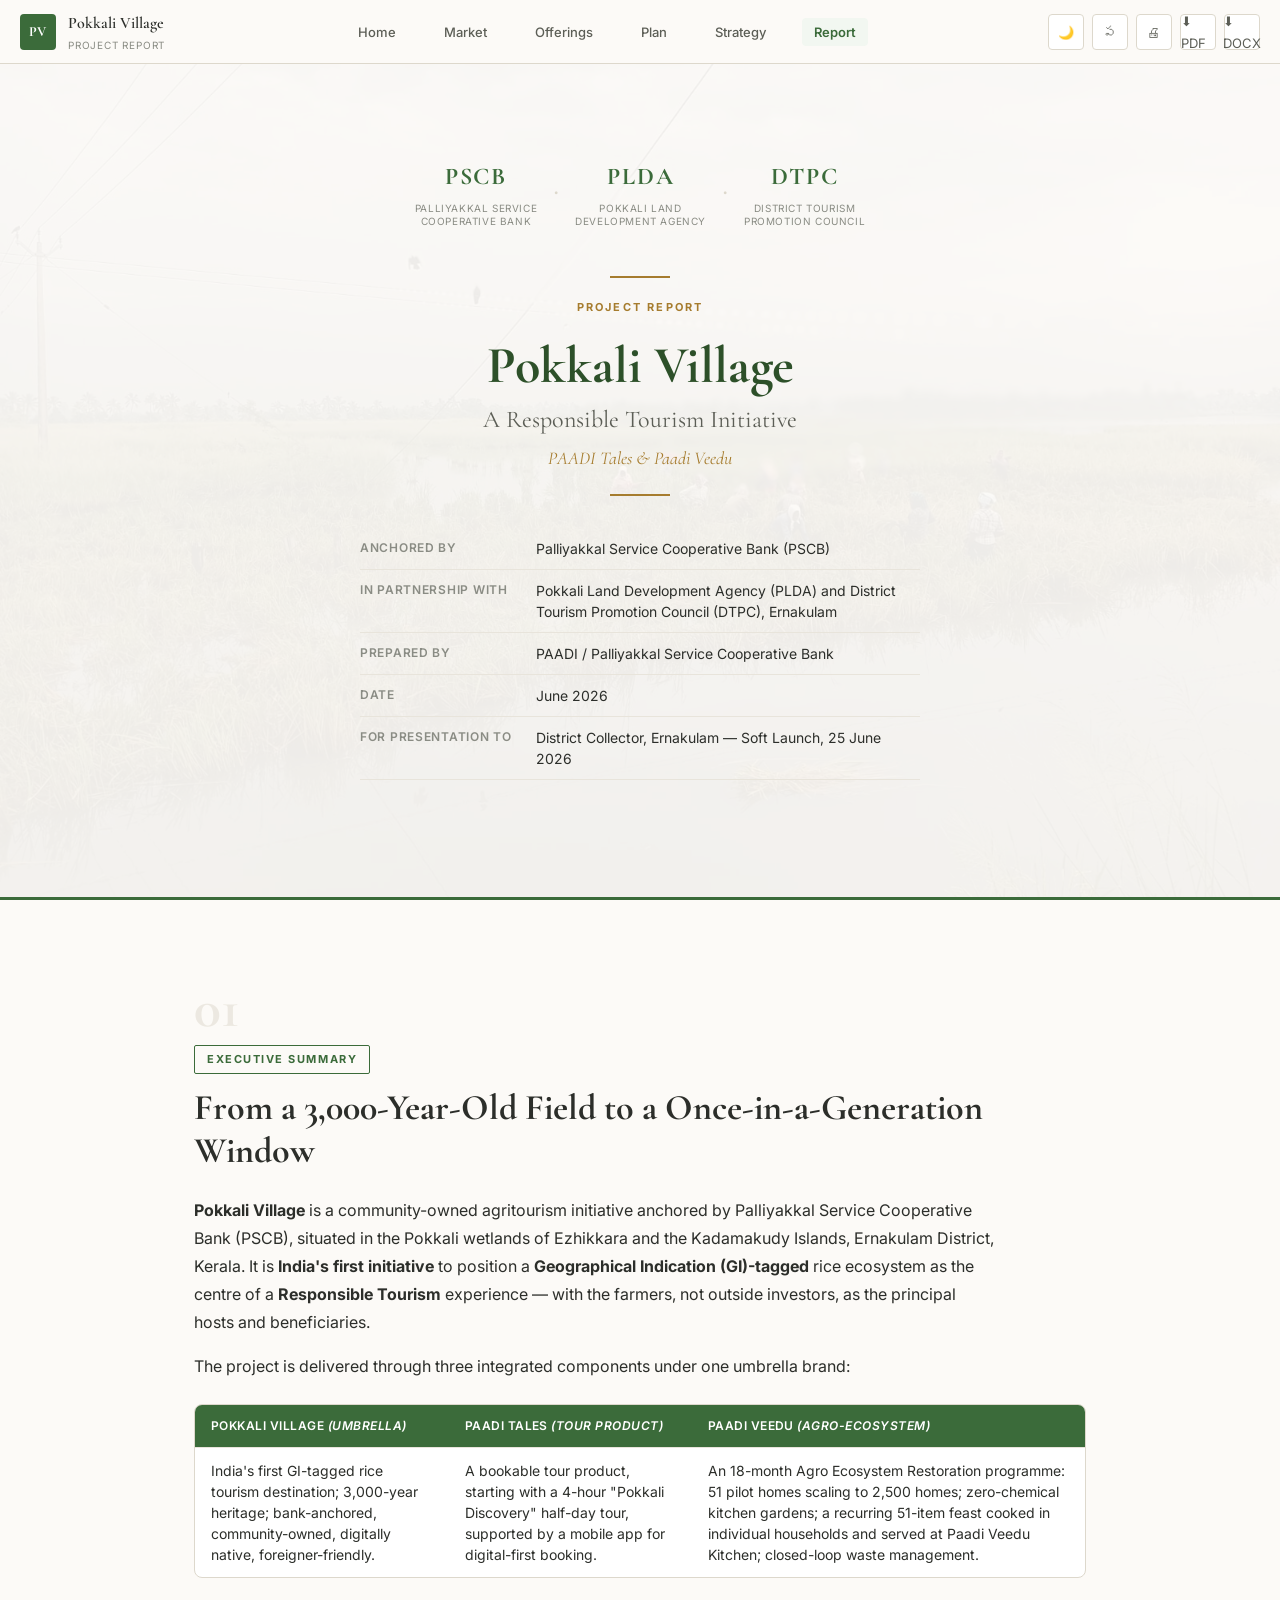
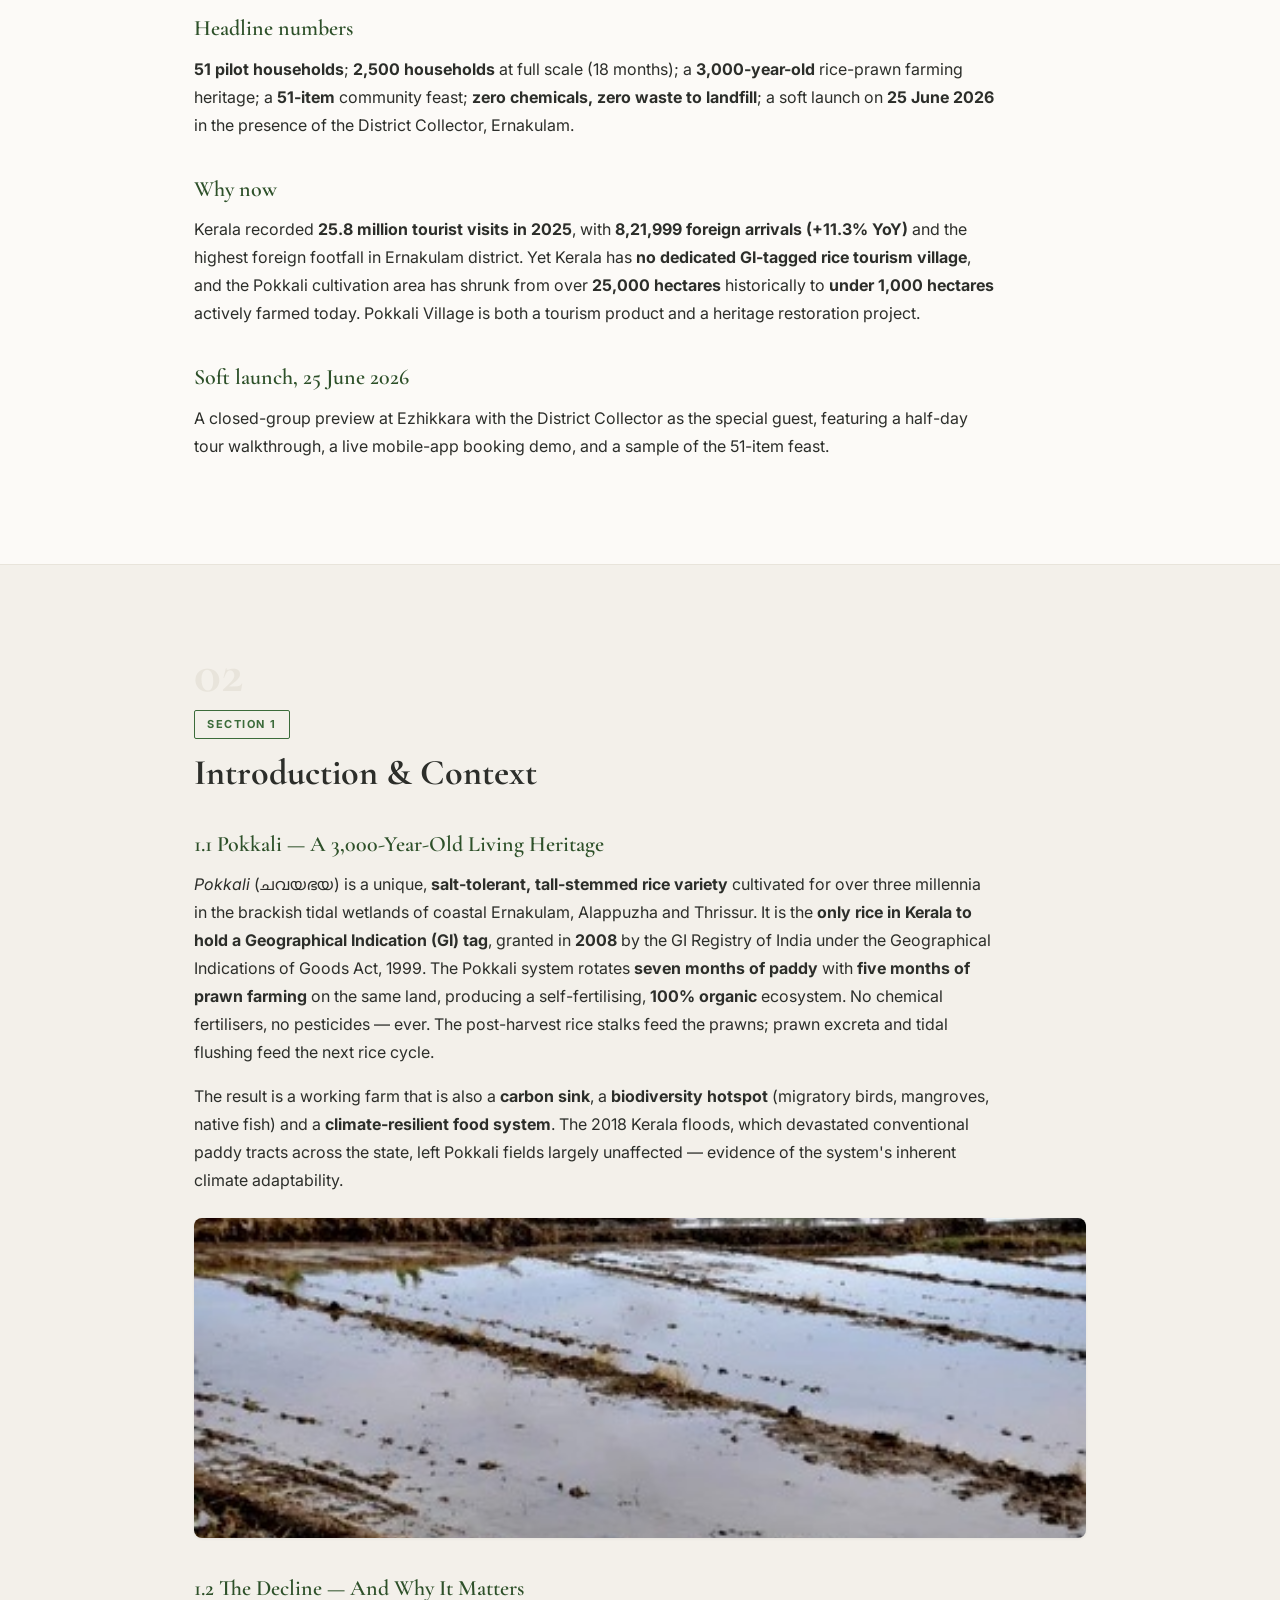
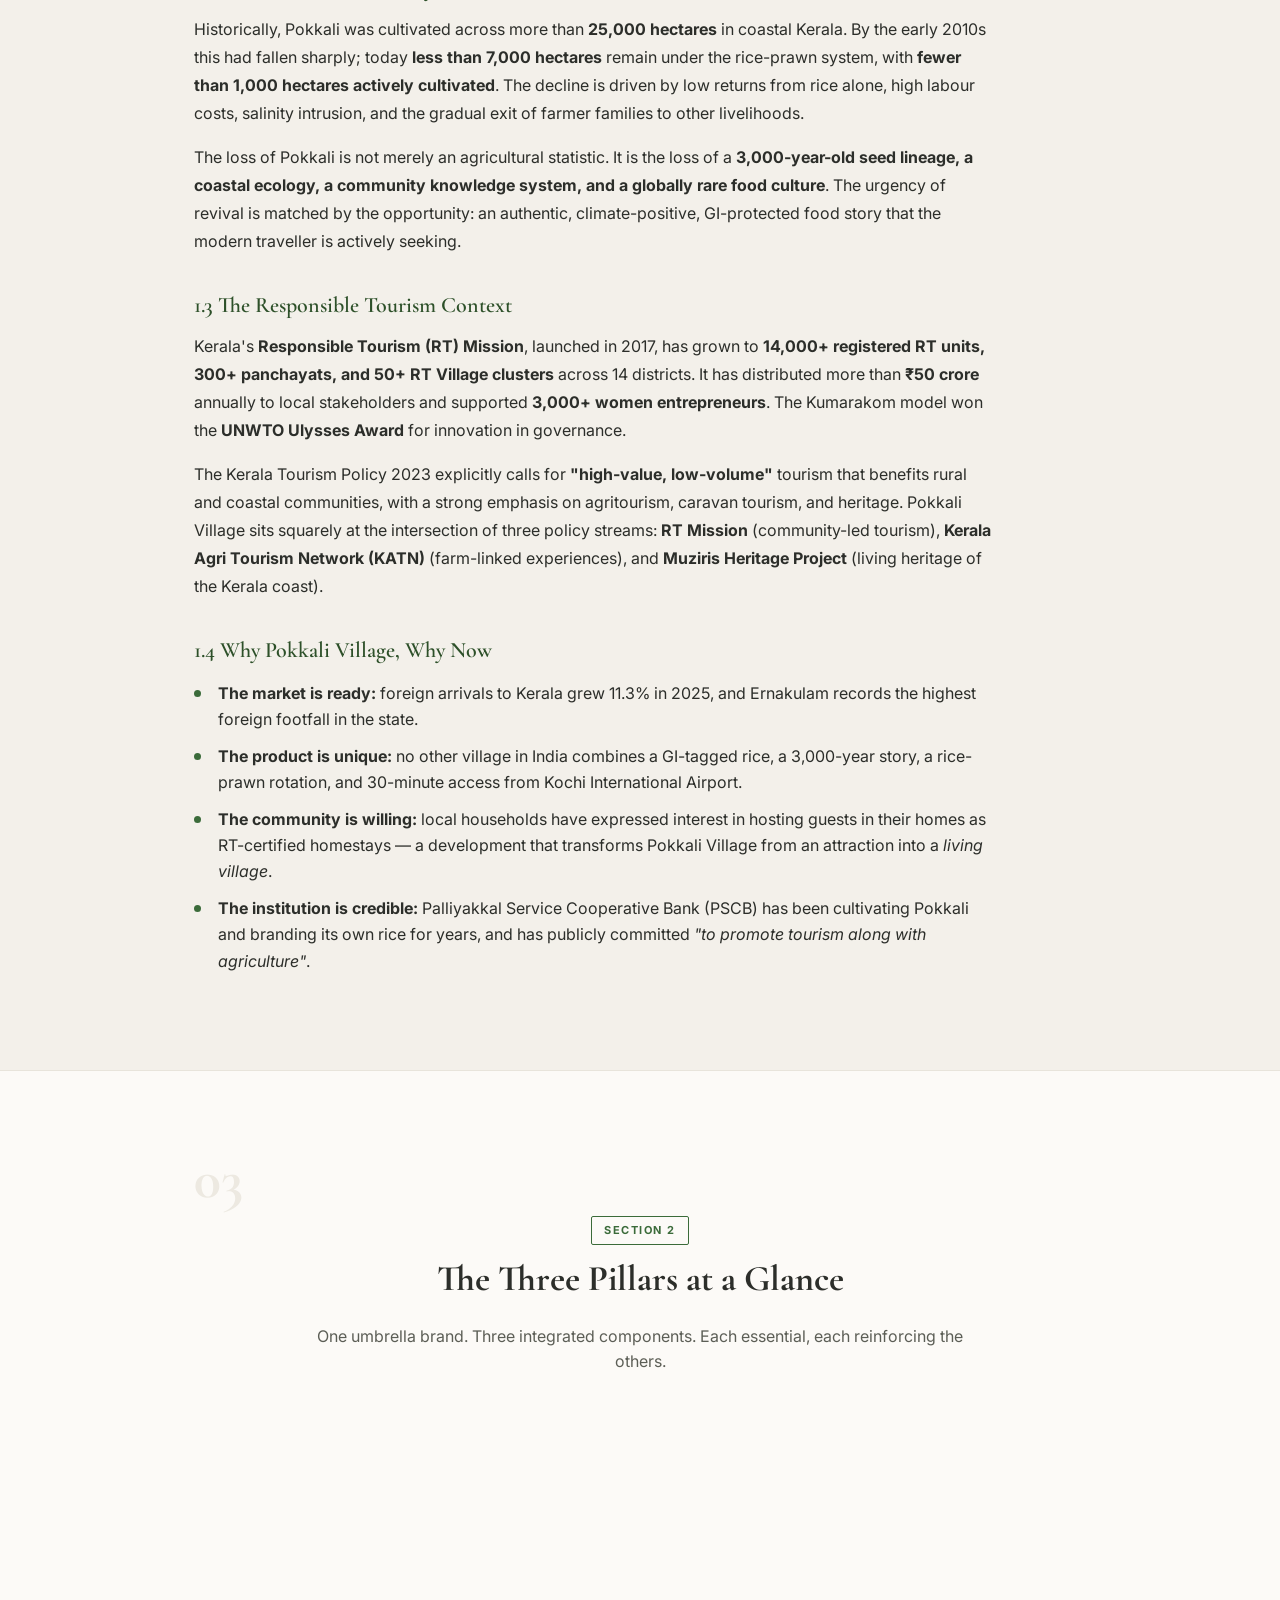
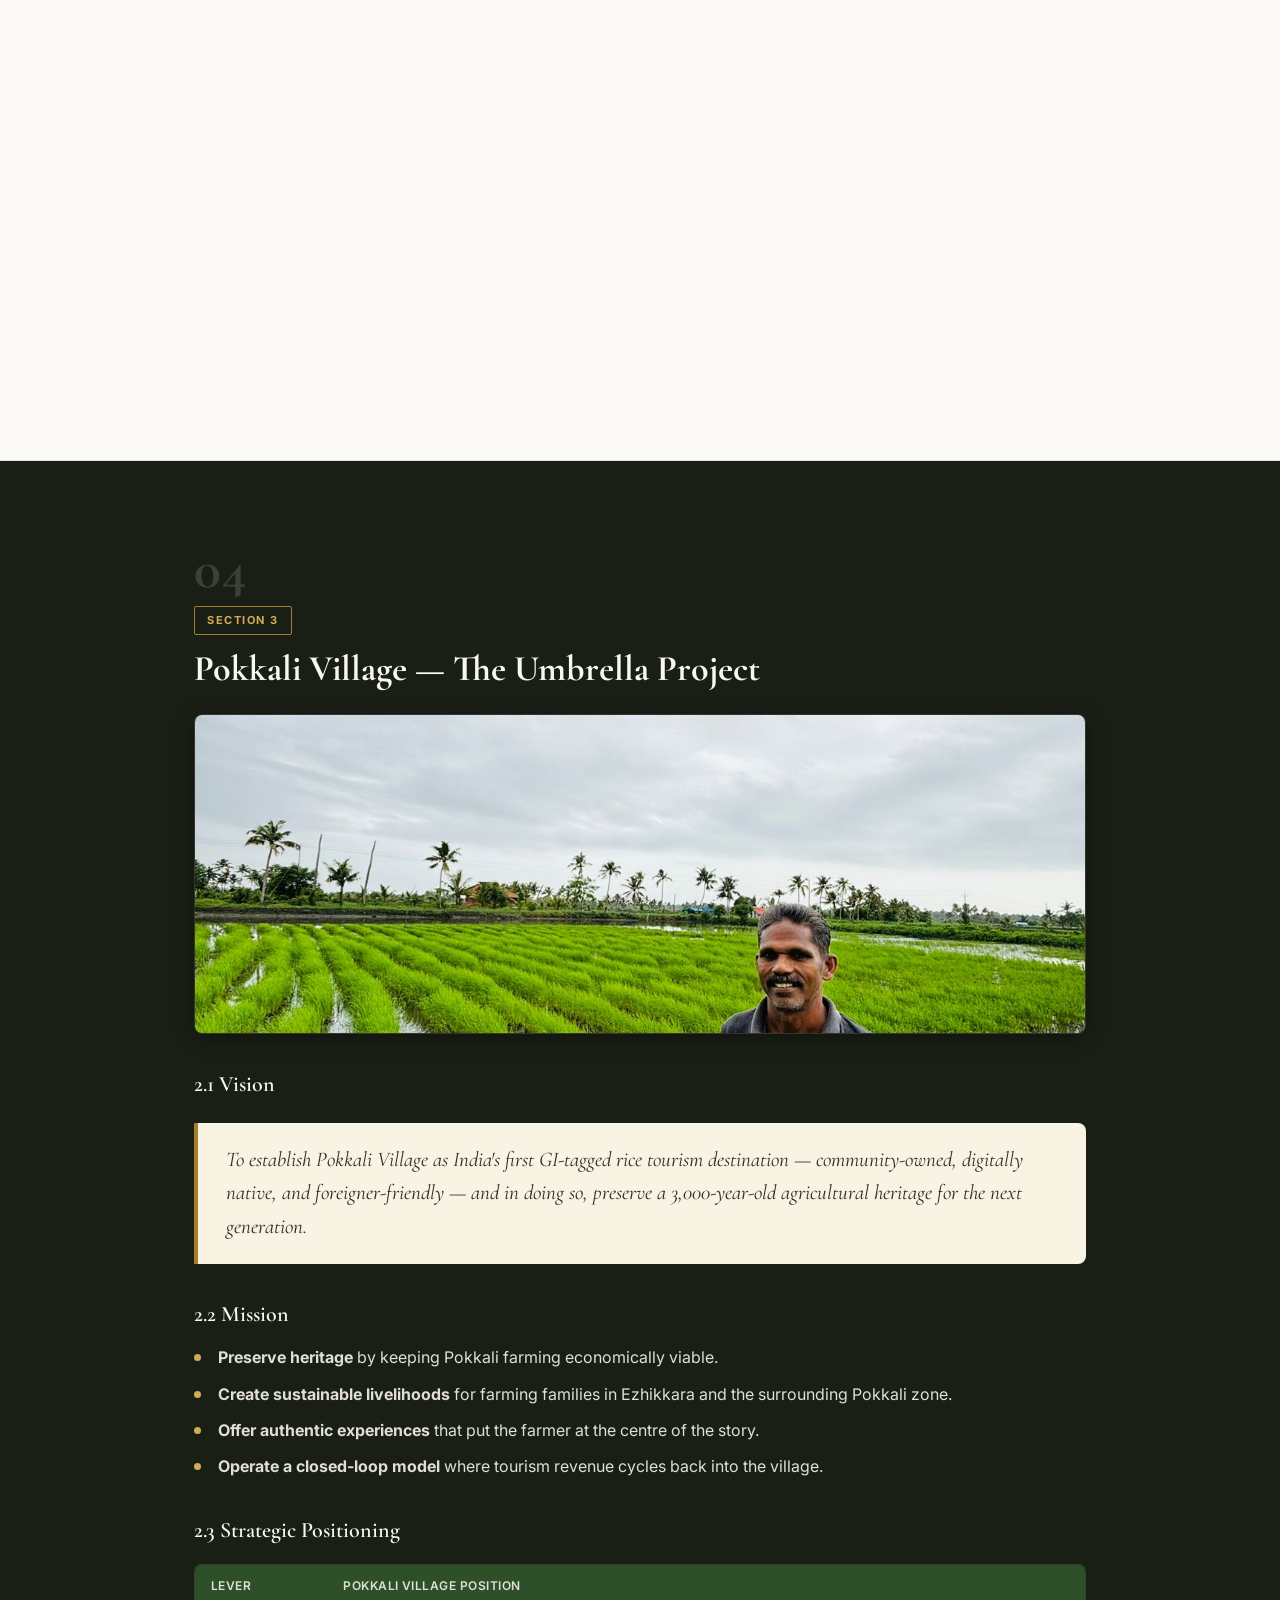
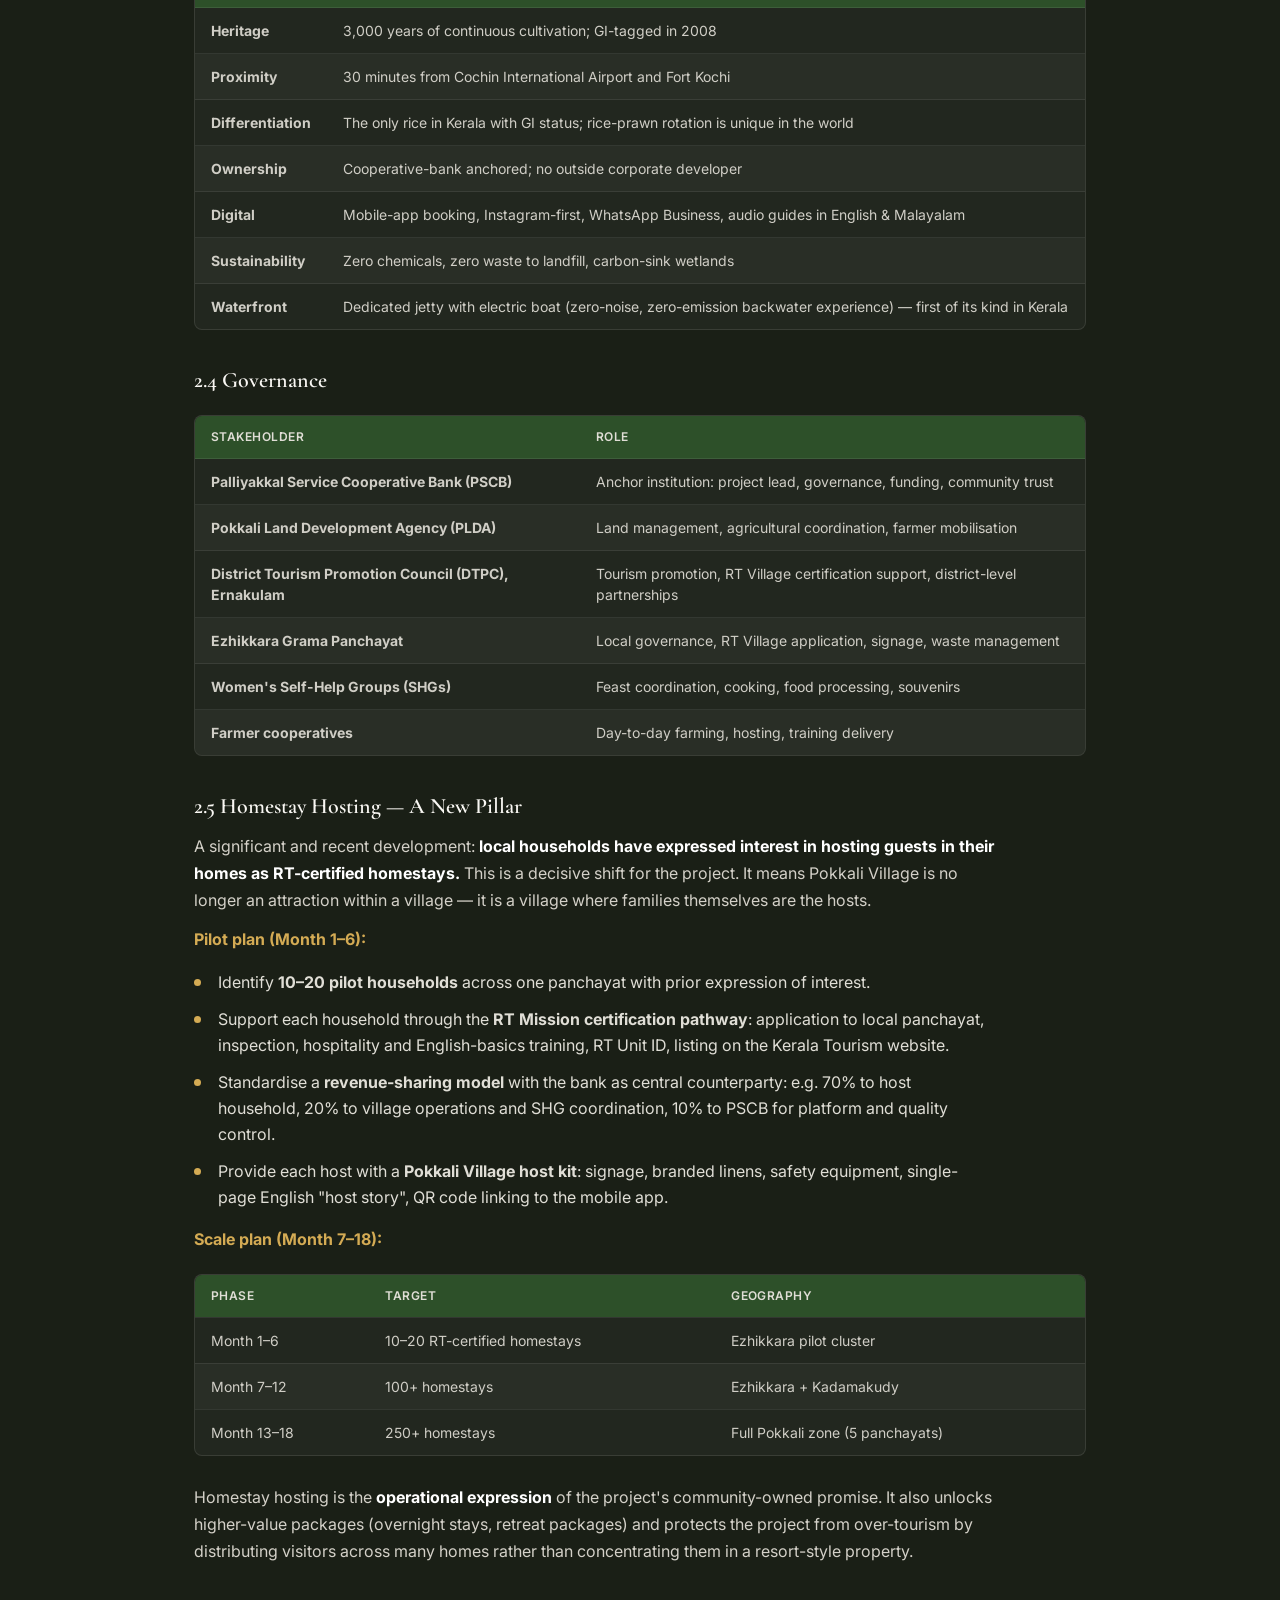
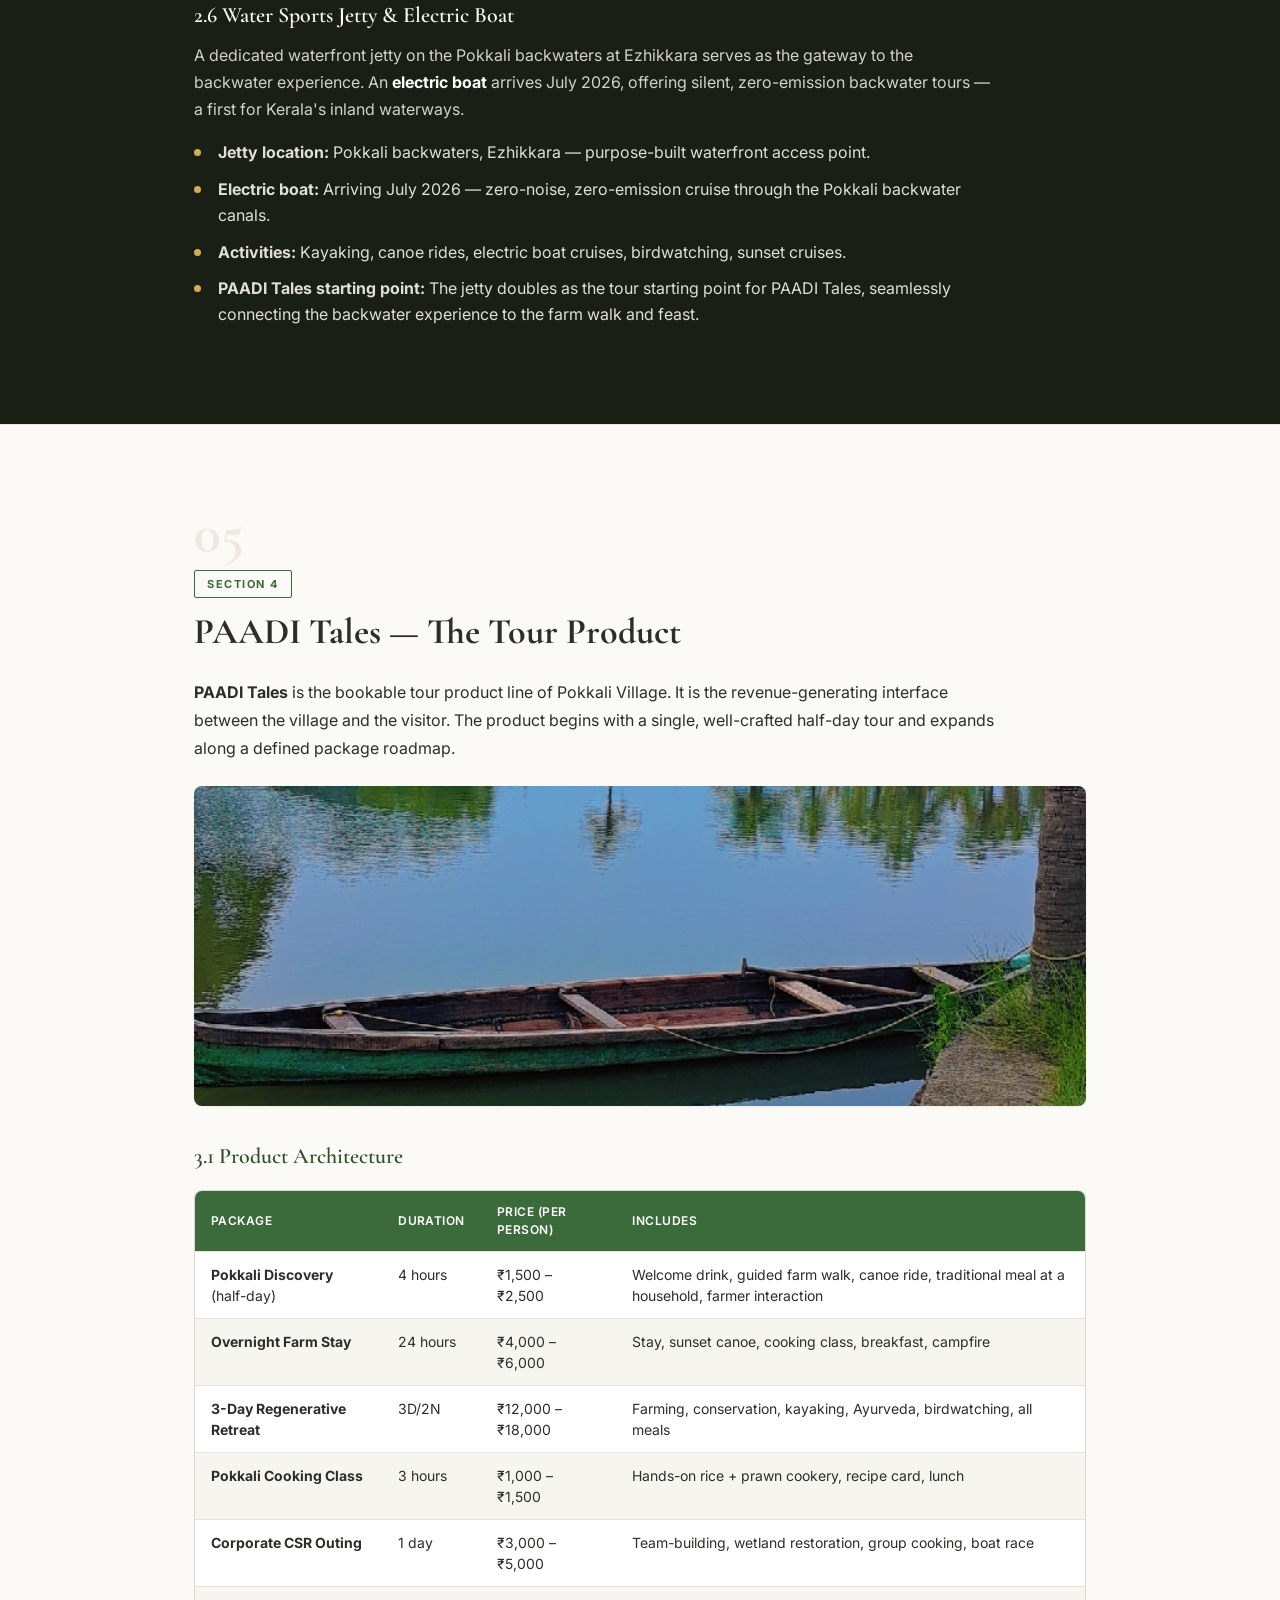
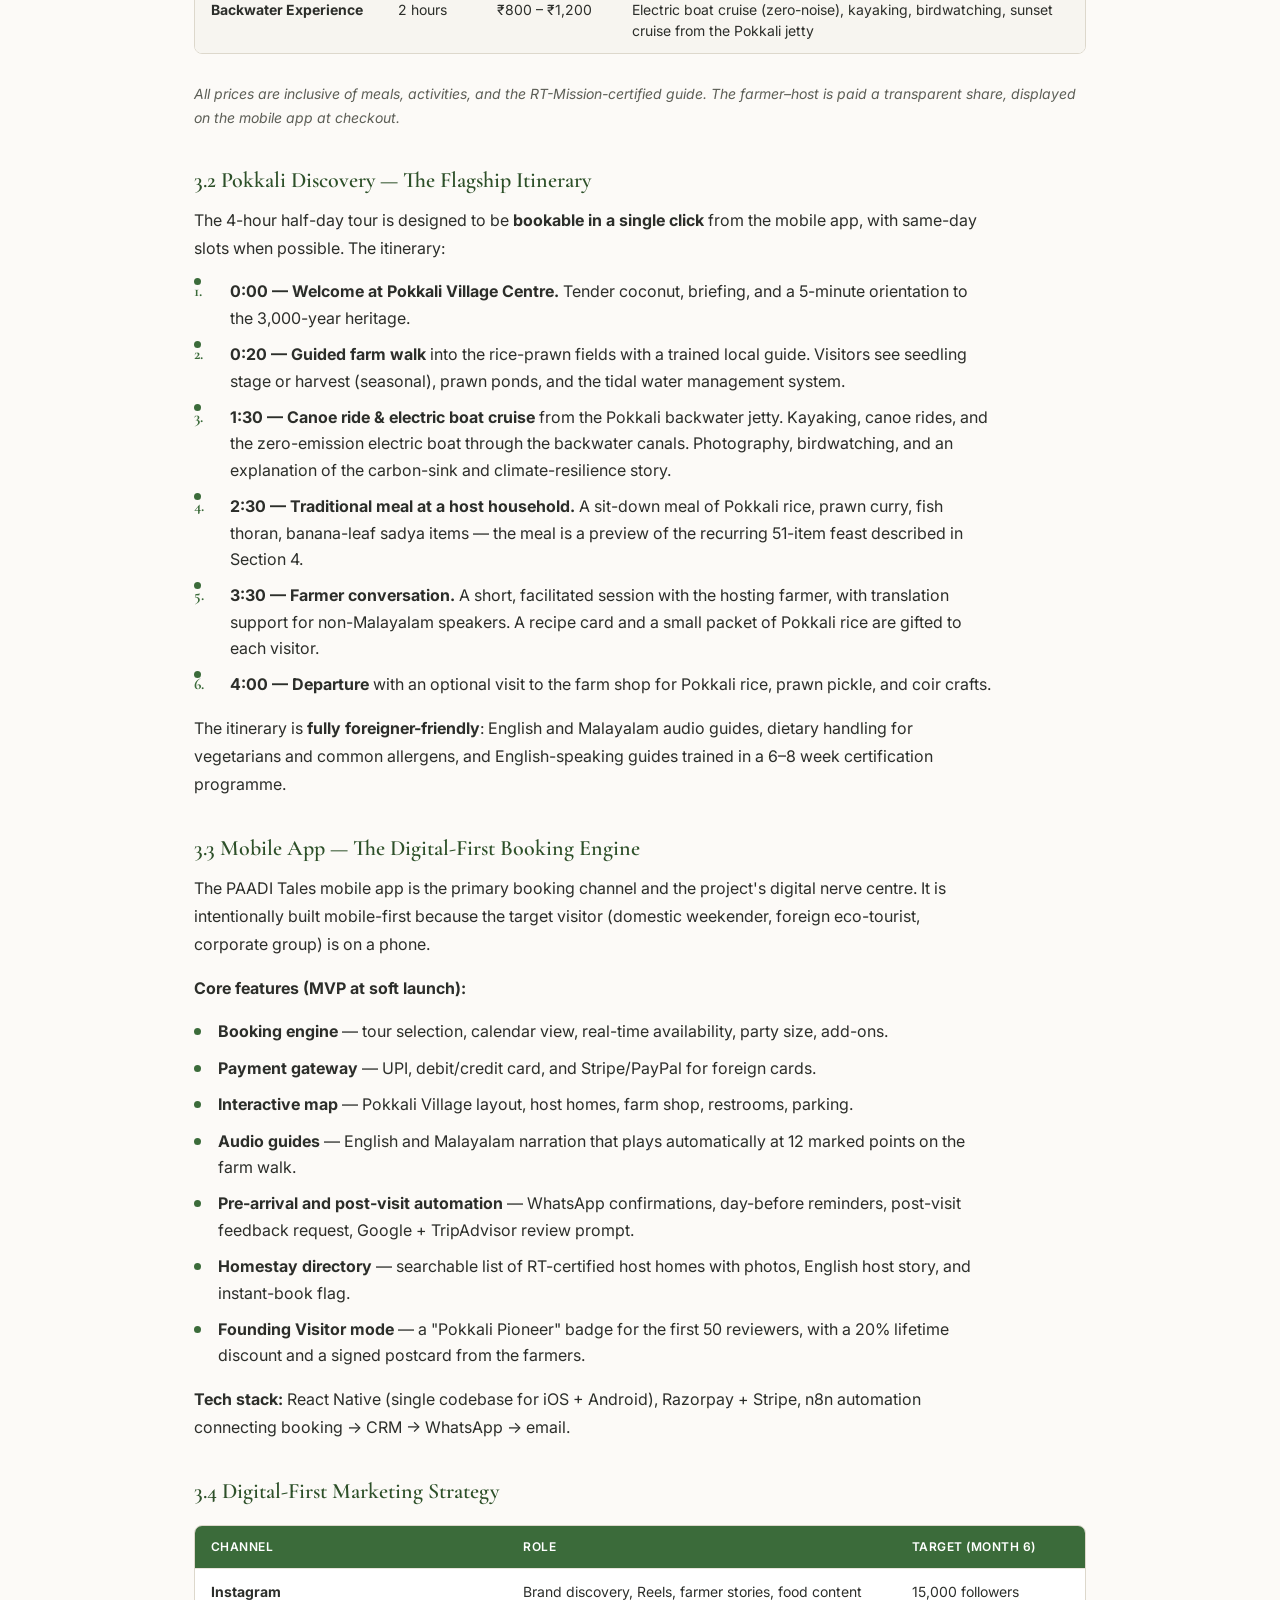
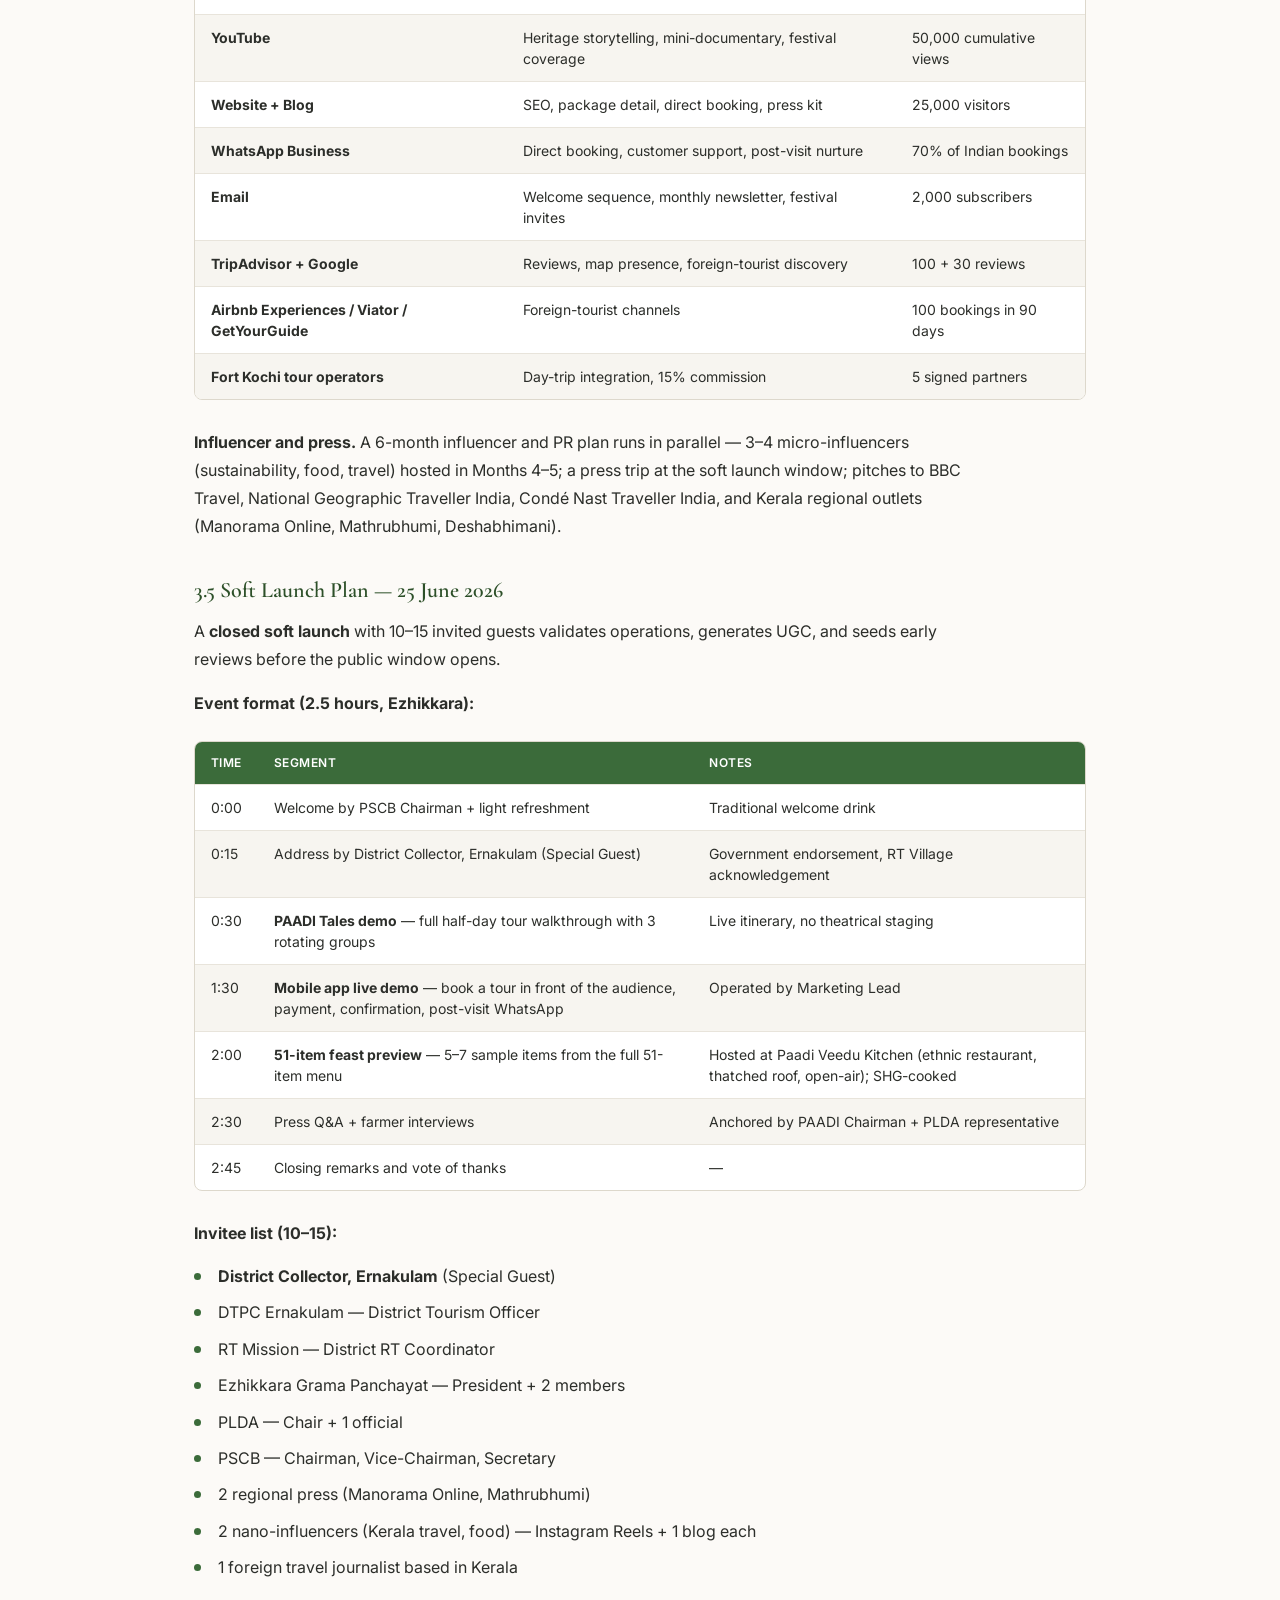
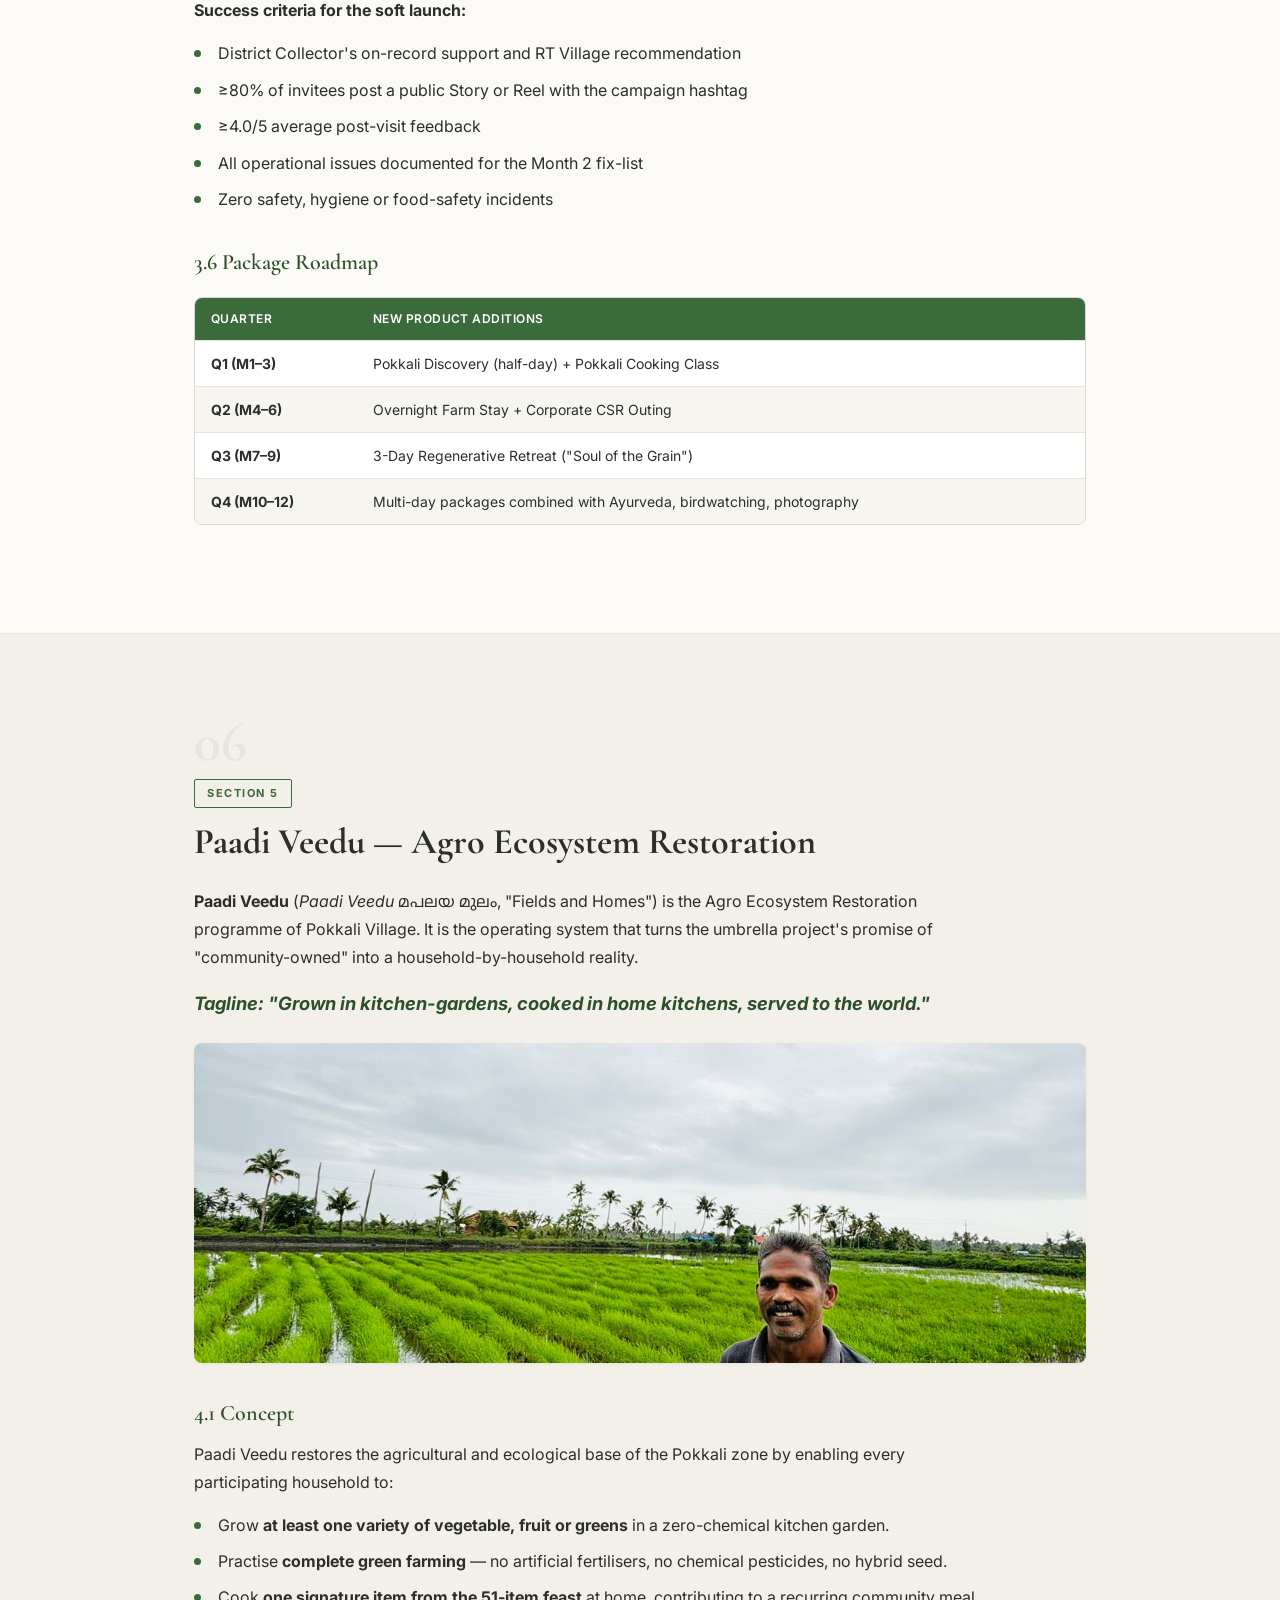
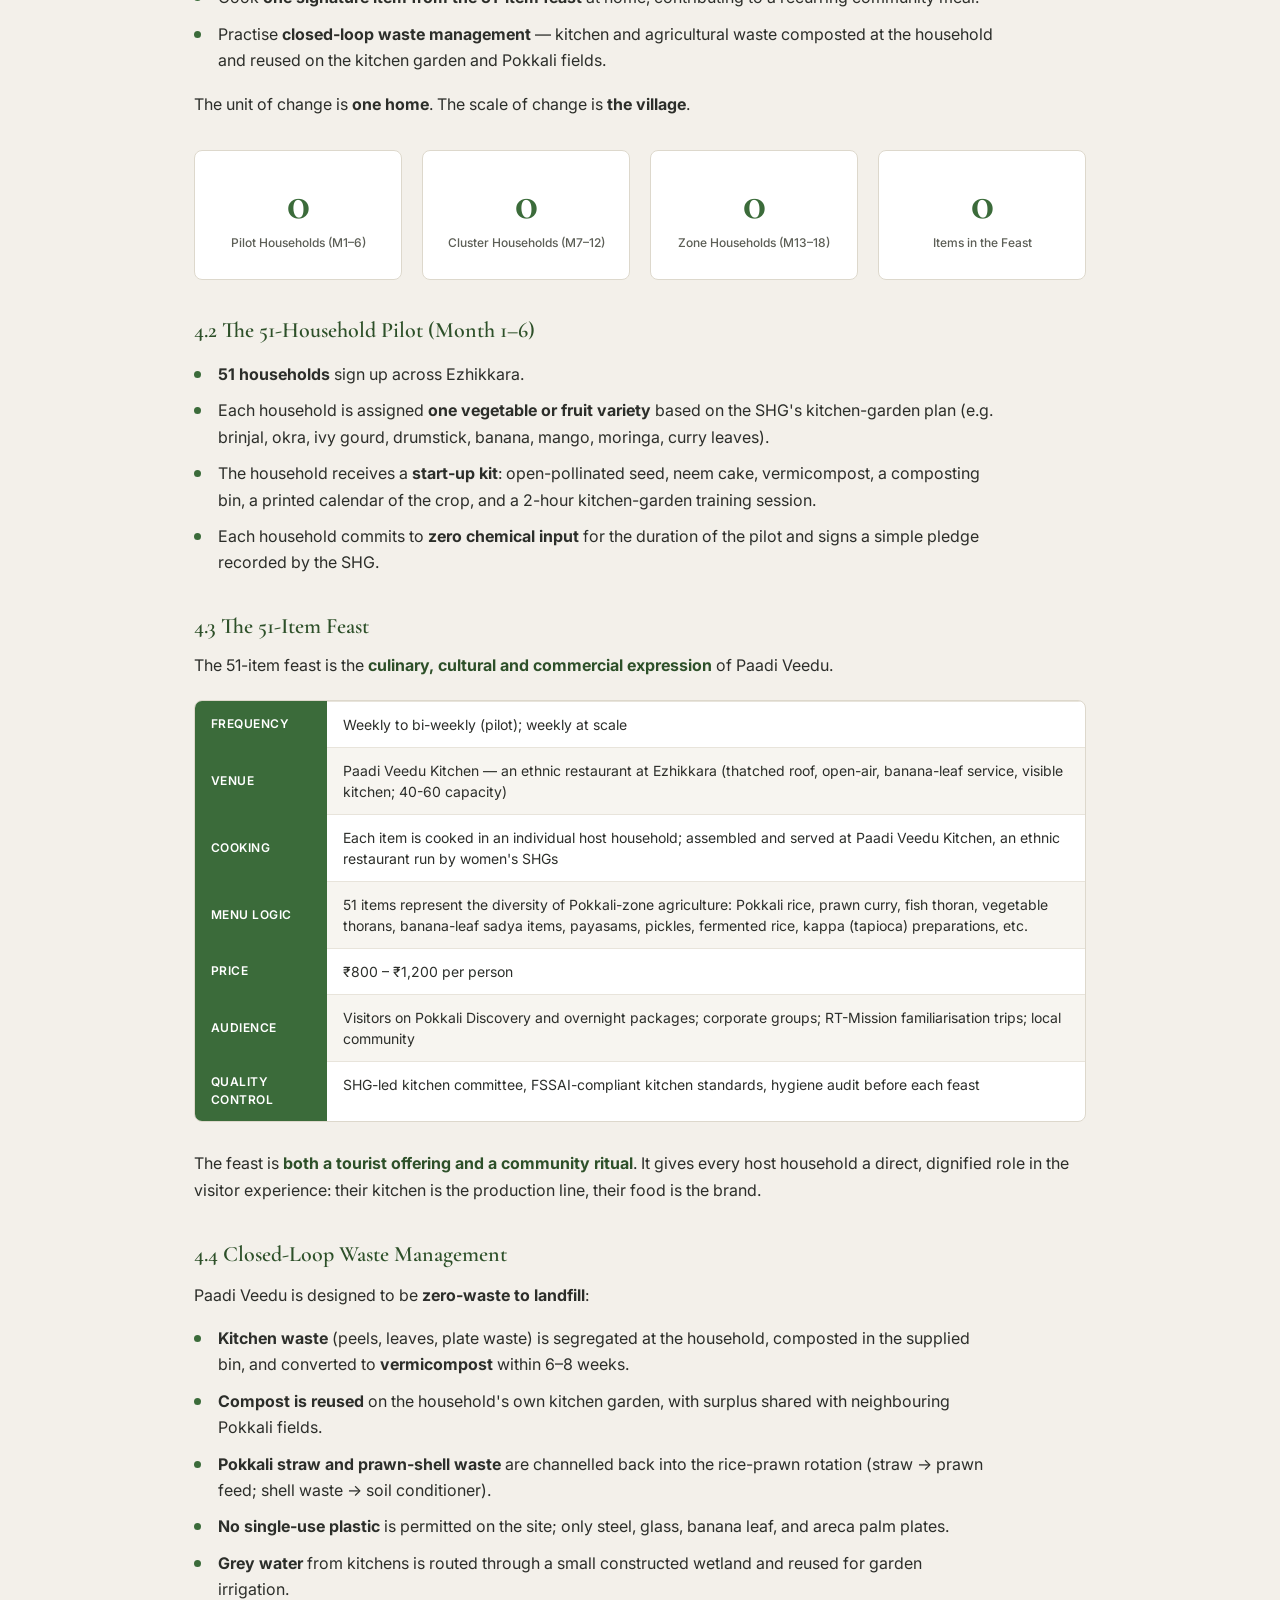
<file: report.html>
<!DOCTYPE html>
<html lang="en" data-theme="light">
<head>
<meta charset="UTF-8" />
<meta name="viewport" content="width=device-width, initial-scale=1.0" />
<title>Pokkali Village — Project Report | District Collector's Briefing, 25 June 2026</title>
<meta name="description" content="Pokkali Village — A Responsible Tourism Initiative. Project Report on PAADI Tales and Paadi Veedu. Anchored by Palliyakkal Service Cooperative Bank (PSCB). Presented to the District Collector, Ernakulam." />
<link rel="preconnect" href="https://fonts.googleapis.com" />
<link rel="preconnect" href="https://fonts.gstatic.com" crossorigin />
<link href="https://fonts.googleapis.com/css2?family=Cormorant+Garamond:wght@400;500;600;700&family=Inter:wght@300;400;500;600;700&family=Noto+Sans+Malayalam:wght@400;600;700&family=Playfair+Display:wght@400;600;700;900&display=swap" rel="stylesheet" />
<link rel="stylesheet" href="styles.css" />
<style>
/* ===================================================
   POKKALI VILLAGE PROJECT REPORT — EMBEDDED OVERRIDES
   Formal, print-friendly, government/CSR briefing style
   Self-contained design system for the report page
   =================================================== */

:root {
  --rv-font-heading: 'Cormorant Garamond', 'Noto Sans Malayalam', Georgia, serif;
  --rv-font-body: 'Inter', 'Noto Sans Malayalam', -apple-system, BlinkMacSystemFont, sans-serif;
  --rv-color-green: #3B6B3A;
  --rv-color-green-dark: #2D5029;
  --rv-color-green-light: #E8F0E6;
  --rv-color-green-pale: #F2F7F1;
  --rv-color-gold: #A67C2E;
  --rv-color-gold-light: #D4AB54;
  --rv-color-gold-pale: #F9F3E3;
  --rv-color-earth: #7A5C3A;
  --rv-color-earth-light: #A88B64;
  --rv-color-brackish: #5E7B87;
  --rv-color-bg: #FCFAF7;
  --rv-color-bg-alt: #F3F0EA;
  --rv-color-bg-dark: #1A1F16;
  --rv-color-surface: #FFFFFF;
  --rv-color-surface-alt: #F7F5F0;
  --rv-color-border: #DDD8CC;
  --rv-color-border-subtle: #E8E4DB;
  --rv-color-text: #2C2E2A;
  --rv-color-text-secondary: #5C5E56;
  --rv-color-text-muted: #8A8C84;
  --rv-color-white: #FFFFFF;
  --rv-color-off-white: #F9F7F3;
  --rv-color-accent: #3B6B3A;
  --rv-radius-sm: 4px;
  --rv-radius-md: 8px;
  --rv-radius-lg: 16px;
  --rv-shadow-sm: 0 1px 3px rgba(0,0,0,0.06);
  --rv-shadow-md: 0 4px 12px rgba(0,0,0,0.08);
  --rv-shadow-lg: 0 8px 30px rgba(0,0,0,0.12);
  --rv-nav-height: 64px;
  --rv-max-width: 940px;
}

[data-theme="dark"] {
  --rv-color-bg: #111510;
  --rv-color-bg-alt: #1A1F16;
  --rv-color-bg-dark: #0D1009;
  --rv-color-surface: #1E2318;
  --rv-color-surface-alt: #252B1F;
  --rv-color-border: #3A3F32;
  --rv-color-border-subtle: #2E3328;
  --rv-color-text: #E0DED6;
  --rv-color-text-secondary: #B0AE9E;
  --rv-color-text-muted: #78786E;
  --rv-color-green-light: #2D5029;
  --rv-color-green-pale: #1E3520;
  --rv-color-gold-pale: #3A2E12;
  --rv-color-earth-pale: #2E2418;
  --rv-shadow-sm: 0 1px 3px rgba(0,0,0,0.2);
  --rv-shadow-md: 0 4px 12px rgba(0,0,0,0.3);
  --rv-shadow-lg: 0 8px 30px rgba(0,0,0,0.4);
}

/* --- Base overrides for report page --- */
body {
  font-family: var(--rv-font-body);
  background: var(--rv-color-bg);
  color: var(--rv-color-text);
  line-height: 1.7;
  -webkit-font-smoothing: antialiased;
  -moz-osx-font-smoothing: grayscale;
  transition: background 0.3s ease, color 0.3s ease;
}

::selection {
  background: var(--rv-color-green);
  color: var(--rv-color-white);
}

img { max-width: 100%; height: auto; }
a { color: var(--rv-color-green); text-decoration: none; }
a:hover { text-decoration: underline; }

/* --- Container override --- */
.rv-container,
#report-cover .container,
#report-summary .container,
#report-context .container,
#report-pillars .container,
#report-pokkali-village .container,
#report-paadi-tales .container,
#report-paadi-veedu .container,
#report-timeline .container,
#report-stakeholders .container,
#report-budget .container,
#report-impact .container,
#report-cta .container,
#report-references .container {
  max-width: var(--rv-max-width) !important;
}

/* --- Nav overrides --- */
.nav {
  background: rgba(252,250,247,0.97) !important;
  backdrop-filter: blur(12px) !important;
  -webkit-backdrop-filter: blur(12px) !important;
  border-bottom: 1px solid var(--rv-color-border) !important;
  box-shadow: none !important;
  padding: 0 !important;
  height: var(--rv-nav-height);
}

[data-theme="dark"] .nav {
  background: rgba(30,35,24,0.97) !important;
  border-bottom-color: var(--rv-color-border) !important;
}

.nav.scrolled {
  box-shadow: var(--rv-shadow-md) !important;
}

.nav-inner {
  max-width: 1300px !important;
  padding: 0 20px !important;
  height: var(--rv-nav-height) !important;
}

.nav-logo {
  color: var(--rv-color-text) !important;
  font-family: var(--rv-font-heading) !important;
  font-size: 16px !important;
  font-weight: 600 !important;
}

.nav-logo-mark {
  width: 36px !important;
  height: 36px !important;
  background: var(--rv-color-green) !important;
  color: var(--rv-color-white) !important;
  border-radius: var(--rv-radius-sm) !important;
  font-family: var(--rv-font-heading) !important;
  font-weight: 700 !important;
  font-size: 14px !important;
  letter-spacing: 0.05em !important;
}

.nav-links a {
  color: var(--rv-color-text-secondary) !important;
  font-size: 13px !important;
  font-weight: 500 !important;
  letter-spacing: 0 !important;
  padding: 6px 12px !important;
  border-radius: var(--rv-radius-sm) !important;
  transition: color 0.2s, background 0.2s !important;
  position: relative !important;
}

.nav-links a::after {
  display: none !important;
}

.nav-links a:hover {
  color: var(--rv-color-green) !important;
  background: var(--rv-color-green-pale) !important;
  text-decoration: none !important;
}

.nav-links a.nav-active {
  color: var(--rv-color-green) !important;
  background: var(--rv-color-green-pale) !important;
  font-weight: 600 !important;
}

.nav-tools .icon-btn {
  border: 1px solid var(--rv-color-border) !important;
  background: var(--rv-color-surface) !important;
  color: var(--rv-color-text-secondary) !important;
  border-radius: var(--rv-radius-sm) !important;
  width: 36px !important;
  height: 36px !important;
  min-width: 36px !important;
  font-size: 13px !important;
}

.nav-tools .icon-btn:hover {
  border-color: var(--rv-color-green) !important;
  color: var(--rv-color-green) !important;
  background: var(--rv-color-green-pale) !important;
}

.nav-cta { display: none !important; }

/* --- Progress Rail --- */
.progress-rail {
  position: fixed;
  right: 16px;
  top: 50%;
  transform: translateY(-50%);
  z-index: 999;
  display: flex;
  flex-direction: column;
  gap: 6px;
  align-items: flex-end;
}

.progress-dot, .progress-rail-item { display: none; }

.progress-rail-item {
  display: flex !important;
  align-items: center;
  gap: 8px;
  cursor: pointer;
  text-decoration: none;
  transition: all 0.2s;
}

.progress-rail-label {
  font-size: 10px;
  font-weight: 600;
  text-transform: uppercase;
  letter-spacing: 0.05em;
  color: var(--rv-color-text-muted);
  opacity: 0;
  transition: all 0.2s;
  white-space: nowrap;
}

.progress-rail-item.active .progress-rail-label {
  opacity: 1;
  color: var(--rv-color-green);
}

/* --- Section overrides --- */
.rv-section {
  padding: 80px 0;
  border-bottom: 1px solid var(--rv-color-border-subtle);
}

.rv-section-alt {
  background: var(--rv-color-bg-alt);
}

.rv-section-cover {
  min-height: 100vh;
  display: flex;
  align-items: center;
  justify-content: center;
  padding: 120px 0 80px;
  background: var(--rv-color-bg);
  border-bottom: 3px solid var(--rv-color-green);
  position: relative;
  overflow: hidden;
}

.rv-section-dark {
  background: var(--rv-color-bg-dark);
  color: #E0DED6;
}

/* Cover background image overlay */
.rv-section-cover::before {
  content: '';
  position: absolute;
  inset: 0;
  background: url('images/hero-bg.jpeg') center/cover no-repeat;
  opacity: 0.06;
  pointer-events: none;
  z-index: 0;
}

.rv-section-cover .container {
  position: relative;
  z-index: 1;
}

[data-theme="dark"] .rv-section-cover::before {
  opacity: 0.03;
}

/* --- Section Number --- */
.rv-section-number {
  font-family: var(--rv-font-heading);
  font-size: 56px;
  font-weight: 700;
  color: var(--rv-color-border);
  line-height: 1;
  margin-bottom: 8px;
  opacity: 0.5;
}

.rv-section-number-light {
  color: rgba(255,255,255,0.15);
  opacity: 1;
}

/* --- Eyebrow --- */
.rv-eyebrow {
  display: inline-block;
  font-family: var(--rv-font-body);
  font-size: 11px;
  font-weight: 700;
  text-transform: uppercase;
  letter-spacing: 0.14em;
  color: var(--rv-color-green);
  margin-bottom: 12px;
  border: 1px solid var(--rv-color-green);
  padding: 4px 12px;
  border-radius: 2px;
}

.rv-eyebrow-light {
  color: var(--rv-color-gold-light);
  border-color: var(--rv-color-gold);
}

/* --- Section Title --- */
.rv-section-title {
  font-family: var(--rv-font-heading);
  font-size: 36px;
  font-weight: 700;
  line-height: 1.2;
  color: var(--rv-color-text);
  margin-bottom: 24px;
  max-width: 800px;
}

.rv-section-title-light {
  color: var(--rv-color-off-white);
}

.rv-section-subtitle {
  font-size: 16px;
  color: var(--rv-color-text-secondary);
  max-width: 700px;
  margin-bottom: 32px;
  line-height: 1.6;
}

.rv-text-center {
  text-align: center;
}

.rv-text-center .rv-section-title {
  margin-left: auto;
  margin-right: auto;
}

.rv-text-center .rv-section-subtitle {
  margin-left: auto;
  margin-right: auto;
}

/* --- Cover --- */
.rv-cover-inner {
  max-width: 720px;
  margin: 0 auto;
  text-align: center;
}

.rv-cover-logos {
  display: flex;
  justify-content: center;
  align-items: center;
  gap: 16px;
  margin-bottom: 48px;
  flex-wrap: wrap;
}

.rv-cover-logo-block {
  text-align: center;
}

.rv-cover-logo-mark {
  font-family: var(--rv-font-heading);
  font-size: 24px;
  font-weight: 700;
  color: var(--rv-color-green);
  letter-spacing: 0.08em;
  margin-bottom: 4px;
}

.rv-cover-logo-name {
  font-size: 10px;
  color: var(--rv-color-text-muted);
  line-height: 1.3;
  text-transform: uppercase;
  letter-spacing: 0.06em;
}

.rv-cover-logo-sep {
  font-size: 28px;
  color: var(--rv-color-border);
  font-weight: 300;
}

.rv-divider-top,
.rv-divider-bot {
  width: 60px;
  height: 2px;
  background: var(--rv-color-gold);
  margin: 20px auto;
}

.rv-cover-label {
  font-family: var(--rv-font-body);
  font-size: 11px;
  font-weight: 700;
  text-transform: uppercase;
  letter-spacing: 0.2em;
  color: var(--rv-color-gold);
  margin-bottom: 20px;
}

.rv-cover-title {
  font-family: var(--rv-font-heading);
  font-size: 52px;
  font-weight: 700;
  line-height: 1.1;
  color: var(--rv-color-green-dark);
  margin-bottom: 12px;
}

[data-theme="dark"] .rv-cover-title {
  color: var(--rv-color-off-white);
}

.rv-cover-subtitle {
  font-family: var(--rv-font-heading);
  font-size: 24px;
  font-weight: 400;
  color: var(--rv-color-text-secondary);
  margin-bottom: 8px;
}

.rv-cover-tagline {
  font-family: var(--rv-font-heading);
  font-size: 18px;
  font-style: italic;
  color: var(--rv-color-gold);
  margin-top: 4px;
  margin-bottom: 16px;
}

.rv-cover-meta {
  text-align: left;
  margin: 32px auto 0;
  max-width: 560px;
}

.rv-cover-meta-row {
  display: flex;
  padding: 10px 0;
  border-bottom: 1px solid var(--rv-color-border-subtle);
  gap: 16px;
}

.rv-cover-meta-key {
  font-size: 12px;
  font-weight: 600;
  text-transform: uppercase;
  letter-spacing: 0.06em;
  color: var(--rv-color-text-muted);
  min-width: 160px;
  flex-shrink: 0;
}

.rv-cover-meta-val {
  font-size: 14px;
  color: var(--rv-color-text);
  line-height: 1.5;
}

/* --- Report Prose --- */
.rv-prose {
  max-width: 800px;
  margin-bottom: 24px;
}

.rv-prose p {
  margin-bottom: 16px;
  line-height: 1.75;
}

.rv-prose-light {
  color: rgba(245,240,232,0.85);
  font-size: 1rem;
  margin-bottom: 12px;
  max-width: 800px;
}

.rv-text-white { color: #FFFFFF !important; }
.rv-text-gold { color: var(--rv-color-gold-light) !important; }
.rv-text-accent { color: var(--rv-color-green-dark); }
[data-theme="dark"] .rv-text-accent { color: var(--rv-color-gold-light); }

/* --- Report H3 --- */
.rv-h3 {
  font-family: var(--rv-font-heading);
  font-size: 22px;
  font-weight: 600;
  color: var(--rv-color-green-dark);
  margin: 36px 0 12px;
  line-height: 1.3;
}

.rv-h3-light {
  color: var(--rv-color-off-white);
}

/* --- Blockquote --- */
.rv-quote {
  font-family: var(--rv-font-heading);
  font-size: 21px;
  font-style: italic;
  line-height: 1.6;
  color: var(--rv-color-text);
  border-left: 4px solid var(--rv-color-gold);
  padding: 20px 28px;
  margin: 24px 0 32px;
  background: var(--rv-color-gold-pale);
  border-radius: 0 var(--rv-radius-md) var(--rv-radius-md) 0;
}

[data-theme="dark"] .rv-quote {
  background: var(--rv-color-gold-pale);
  color: #E0DED6;
}

/* --- Lists --- */
.rv-list {
  margin: 16px 0;
  padding-left: 0;
  list-style: none;
  max-width: 800px;
}

.rv-list li {
  position: relative;
  padding-left: 24px;
  margin-bottom: 10px;
  line-height: 1.65;
}

.rv-list li::before {
  content: '';
  position: absolute;
  left: 0;
  top: 10px;
  width: 7px;
  height: 7px;
  border-radius: 50%;
  background: var(--rv-color-green);
}

.rv-list-compact li {
  margin-bottom: 4px;
  font-size: 14px;
}

.rv-list-light li::before {
  background: var(--rv-color-gold-light);
}

.rv-list-numbered {
  margin: 16px 0;
  padding-left: 0;
  list-style: none;
  max-width: 800px;
  counter-reset: rvlist;
}

.rv-list-numbered li {
  position: relative;
  padding-left: 36px;
  margin-bottom: 10px;
  line-height: 1.65;
  counter-increment: rvlist;
}

.rv-list-numbered li::before {
  content: counter(rvlist) ".";
  position: absolute;
  left: 0;
  top: 0;
  font-family: var(--rv-font-heading);
  font-weight: 700;
  font-size: 16px;
  color: var(--rv-color-green);
}

/* --- Tables --- */
.rv-table-wrap {
  overflow-x: auto;
  margin: 20px 0 28px;
  border-radius: var(--rv-radius-md);
  border: 1px solid var(--rv-color-border);
  background: var(--rv-color-surface);
}

.rv-table {
  width: 100%;
  border-collapse: collapse;
  font-size: 14px;
  line-height: 1.5;
}

.rv-table th {
  background: var(--rv-color-green);
  color: #FFFFFF;
  font-weight: 600;
  text-align: left;
  padding: 12px 16px;
  font-size: 12px;
  text-transform: uppercase;
  letter-spacing: 0.04em;
}

.rv-table td {
  padding: 12px 16px;
  border-top: 1px solid var(--rv-color-border-subtle);
  vertical-align: top;
}

.rv-table tbody tr:nth-child(even) {
  background: var(--rv-color-surface-alt);
}

.rv-table tbody tr:hover {
  background: var(--rv-color-green-pale);
}

.rv-table-dark th {
  background: var(--rv-color-green-dark);
  color: #E0DED6;
}

.rv-table-dark td {
  border-top-color: rgba(255,255,255,0.08);
  color: #D0CEC6;
}

.rv-table-dark tbody tr:nth-child(even) {
  background: rgba(255,255,255,0.03);
}

.rv-table-dark tbody tr:hover {
  background: rgba(255,255,255,0.06);
}

.rv-table-wrap.rv-table-wrap-dark {
  border: 1px solid rgba(255,255,255,0.1);
  background: rgba(255,255,255,0.04);
}

.rv-row-total {
  background: var(--rv-color-gold-pale) !important;
  font-weight: 700;
}

[data-theme="dark"] .rv-row-total {
  background: rgba(166,124,46,0.15) !important;
}

.rv-note {
  font-size: 14px;
  color: var(--rv-color-text-secondary);
  font-style: italic;
  margin: 8px 0 24px;
}

.rv-highlight {
  font-size: 1.15rem;
  color: var(--rv-color-green-dark);
  font-style: italic;
  font-weight: 600;
  margin: 16px 0;
}

[data-theme="dark"] .rv-highlight {
  color: var(--rv-color-gold-light);
}

/* --- Pillars Grid --- */
.rv-pillars-grid {
  display: grid;
  grid-template-columns: repeat(3, 1fr);
  gap: 24px;
  margin-top: 32px;
}

.rv-pillar-card {
  padding: 28px 24px;
  border-radius: var(--rv-radius-md);
  border: 1px solid var(--rv-color-border);
  background: var(--rv-color-surface);
  transition: transform 0.25s ease, box-shadow 0.25s ease;
}

.rv-pillar-card:hover {
  transform: translateY(-4px);
  box-shadow: var(--rv-shadow-md);
}

.rv-pillar-green { border-top: 4px solid var(--rv-color-green); }
.rv-pillar-gold { border-top: 4px solid var(--rv-color-gold); }
.rv-pillar-earth { border-top: 4px solid var(--rv-color-earth); }

.rv-pillar-icon {
  font-size: 32px;
  margin-bottom: 12px;
}

.rv-pillar-card h3 {
  font-family: var(--rv-font-heading);
  font-size: 24px;
  font-weight: 700;
  margin-bottom: 4px;
  color: var(--rv-color-text);
}

.rv-pillar-role {
  font-size: 12px;
  font-weight: 600;
  text-transform: uppercase;
  letter-spacing: 0.08em;
  color: var(--rv-color-text-muted);
  margin-bottom: 12px;
}

.rv-pillar-card p {
  font-size: 14px;
  line-height: 1.6;
  color: var(--rv-color-text-secondary);
  margin-bottom: 12px;
}

/* --- Counter Row --- */
.rv-counter-row {
  display: grid;
  grid-template-columns: repeat(4, 1fr);
  gap: 20px;
  margin: 32px 0;
}

.rv-counter {
  text-align: center;
  padding: 28px 16px;
  background: var(--rv-color-surface);
  border: 1px solid var(--rv-color-border);
  border-radius: var(--rv-radius-md);
}

.rv-counter-num {
  font-family: var(--rv-font-heading);
  font-size: 48px;
  font-weight: 700;
  color: var(--rv-color-green);
  line-height: 1;
  margin-bottom: 8px;
}

.rv-counter-label {
  font-size: 12px;
  font-weight: 500;
  color: var(--rv-color-text-secondary);
  line-height: 1.4;
}

/* --- Timeline Grid --- */
.rv-timeline-grid {
  overflow-x: auto;
  margin: 24px 0 32px;
  border: 1px solid var(--rv-color-border);
  border-radius: var(--rv-radius-md);
  background: var(--rv-color-surface);
}

.rv-tl-row {
  display: grid;
  grid-template-columns: 150px repeat(6, 1fr);
  border-bottom: 1px solid var(--rv-color-border-subtle);
}

.rv-tl-row:last-child {
  border-bottom: none;
}

.rv-tl-header {
  background: var(--rv-color-green-dark);
  color: #FFFFFF;
}

.rv-tl-header .rv-tl-col {
  font-weight: 600;
  font-size: 11px;
}

.rv-tl-stream {
  padding: 12px 14px;
  font-family: var(--rv-font-heading);
  font-weight: 700;
  font-size: 13px;
  min-width: 150px;
  display: flex;
  align-items: center;
}

.rv-tl-col {
  padding: 12px 14px;
  font-size: 13px;
  line-height: 1.5;
  min-width: 140px;
}

.rv-tl-green { color: var(--rv-color-green-dark); border-left: 3px solid var(--rv-color-green); }
.rv-tl-gold { color: var(--rv-color-gold); border-left: 3px solid var(--rv-color-gold); }
.rv-tl-earth { color: var(--rv-color-earth); border-left: 3px solid var(--rv-color-earth); }
.rv-tl-brackish { color: var(--rv-color-brackish); border-left: 3px solid var(--rv-color-brackish); }

/* --- Impact Grid --- */
.rv-impact-grid {
  display: grid;
  grid-template-columns: repeat(4, 1fr);
  gap: 20px;
  margin: 32px 0;
}

.rv-impact-card {
  padding: 24px 20px;
  border-radius: var(--rv-radius-md);
  border: 1px solid var(--rv-color-border);
  background: var(--rv-color-surface);
  transition: transform 0.25s ease, box-shadow 0.25s ease;
}

.rv-impact-card:hover {
  transform: translateY(-4px);
  box-shadow: var(--rv-shadow-md);
}

.rv-impact-social { border-top: 4px solid var(--rv-color-brackish); }
.rv-impact-env { border-top: 4px solid var(--rv-color-green); }
.rv-impact-econ { border-top: 4px solid var(--rv-color-gold); }
.rv-impact-cul { border-top: 4px solid var(--rv-color-earth); }

.rv-impact-icon {
  font-size: 28px;
  margin-bottom: 8px;
}

.rv-impact-card h3 {
  font-family: var(--rv-font-heading);
  font-size: 20px;
  font-weight: 700;
  margin-bottom: 12px;
  color: var(--rv-color-text);
}

/* --- CTA Section --- */
.rv-cta-inner {
  max-width: 800px;
  margin: 0 auto;
  text-align: left;
}

.rv-cta-preamble {
  color: var(--rv-color-gold-light);
  font-style: italic;
  font-size: 1.15rem;
  font-weight: 600;
  margin-bottom: 24px;
}

.rv-cta-list {
  margin: 16px 0;
  padding-left: 0;
  list-style: none;
  counter-reset: rvcta;
}

.rv-cta-list li {
  position: relative;
  padding-left: 40px;
  margin-bottom: 20px;
  font-size: 1.05rem;
  color: rgba(245,240,232,0.9);
  line-height: 1.7;
  counter-increment: rvcta;
}

.rv-cta-list li::before {
  content: counter(rvcta);
  position: absolute;
  left: 0;
  top: 0;
  width: 28px;
  height: 28px;
  background: var(--rv-color-gold);
  color: var(--rv-color-bg-dark);
  border-radius: 50%;
  font-family: var(--rv-font-heading);
  font-weight: 700;
  font-size: 14px;
  display: flex;
  align-items: center;
  justify-content: center;
}

.rv-cta-penultimate {
  margin-top: 32px;
  font-size: 1.1rem;
}

.rv-cta-tagline {
  color: var(--rv-color-gold-light);
  font-family: var(--rv-font-heading);
  font-style: italic;
  font-size: 1.5rem;
  margin-top: 24px;
  text-align: center;
}

/* --- Footer --- */
.rv-footer {
  background: var(--rv-color-bg-dark);
  color: #B0AE9E;
  padding: 56px 0 32px;
}

.rv-footer-grid {
  display: grid;
  grid-template-columns: 2fr 1fr 1fr 1fr;
  gap: 40px;
  margin-bottom: 40px;
}

.rv-footer-brand {
  font-family: var(--rv-font-heading);
  font-size: 22px;
  font-weight: 700;
  color: #E0DED6;
  margin-bottom: 4px;
}

.rv-footer-tag {
  font-size: 12px;
  font-style: italic;
  color: var(--rv-color-gold-light);
  margin-bottom: 12px;
}

.rv-footer-desc {
  font-size: 13px;
  line-height: 1.6;
  color: #90908A;
}

.rv-footer-col h4 {
  font-family: var(--rv-font-body);
  font-size: 12px;
  font-weight: 700;
  text-transform: uppercase;
  letter-spacing: 0.1em;
  color: #E0DED6;
  margin-bottom: 16px;
}

.rv-footer-col ul {
  list-style: none;
}

.rv-footer-col ul li {
  margin-bottom: 8px;
}

.rv-footer-col ul li a {
  font-size: 13px;
  color: #90908A;
  text-decoration: none;
  transition: color 0.2s;
}

.rv-footer-col ul li a:hover {
  color: var(--rv-color-gold-light);
}

.rv-footer-bottom {
  display: flex;
  justify-content: space-between;
  align-items: center;
  padding-top: 24px;
  border-top: 1px solid rgba(255,255,255,0.08);
  font-size: 12px;
  color: #6A6A60;
}

/* --- Colophon --- */
.rv-colophon {
  text-align: center;
  color: var(--rv-color-text-muted);
  margin-top: 48px;
  font-size: 14px;
  font-style: italic;
}

/* --- Section image feature --- */
.rv-section-image {
  width: 100%;
  max-height: 320px;
  object-fit: cover;
  border-radius: var(--rv-radius-md);
  margin: 24px 0;
  box-shadow: var(--rv-shadow-sm);
}

/* --- Fade-in animation --- */
.rv-fade-in {
  opacity: 0;
  transform: translateY(20px);
  transition: opacity 0.6s ease, transform 0.6s ease;
}

.rv-fade-in.visible {
  opacity: 1;
  transform: translateY(0);
}

/* --- Dark theme section-dark text overrides --- */
[data-theme="dark"] .rv-section-dark .rv-h3 { color: #E0DED6; }
[data-theme="dark"] .rv-section-dark p { color: rgba(224,222,214,0.85); }
[data-theme="dark"] .rv-section-dark .rv-text-white { color: #FFFFFF !important; }
[data-theme="dark"] .rv-section-dark .rv-text-gold { color: var(--rv-color-gold-light) !important; }

/* --- Hide marketing-site hero bg & other marketing overrides --- */
.rv-section-cover .hero-bg,
.rv-section-cover .hero-content,
.hero { display: none !important; }

/* --- Responsive --- */
@media (max-width: 1024px) {
  .rv-pillars-grid { grid-template-columns: 1fr; }
  .rv-impact-grid { grid-template-columns: repeat(2, 1fr); }
  .rv-counter-row { grid-template-columns: repeat(2, 1fr); }
  .rv-tl-row { grid-template-columns: 120px repeat(6, 1fr); }
  .rv-tl-stream { min-width: 120px; font-size: 12px; }
  .rv-tl-col { min-width: 120px; }
  .rv-footer-grid { grid-template-columns: 1fr 1fr; }
  .nav-links { display: none !important; }
  .mobile-toggle { display: flex !important; align-items: center; justify-content: center; }
}

@media (max-width: 640px) {
  :root { font-size: 15px; }
  .rv-section, .rv-section-alt, .rv-section-dark { padding: 48px 0 !important; }
  .rv-section-cover { padding: 100px 0 48px !important; min-height: auto !important; }
  .rv-cover-title { font-size: 36px; }
  .rv-cover-subtitle { font-size: 18px; }
  .rv-section-title { font-size: 28px; }
  .rv-impact-grid { grid-template-columns: 1fr; }
  .rv-counter-row { grid-template-columns: repeat(2, 1fr); }
  .rv-cover-meta-row { flex-direction: column; gap: 2px; }
  .rv-tl-row { font-size: 12px; }
  .rv-footer-grid { grid-template-columns: 1fr; gap: 24px; }
  .rv-footer-bottom { flex-direction: column; gap: 4px; text-align: center; }
  .rv-pillar-card { padding: 20px 16px; }
  #pdf-btn, #docx-btn { display: none !important; }
}

/* --- Print Styles --- */
@media print {
  :root {
    --rv-color-bg: #FFFFFF;
    --rv-color-bg-alt: #F7F7F7;
    --rv-color-bg-dark: #1A1F16;
    --rv-color-surface: #FFFFFF;
    --rv-color-surface-alt: #FAFAFA;
    --rv-color-border: #CCCCCC;
    --rv-color-border-subtle: #E0E0E0;
    --rv-color-text: #222222;
    --rv-color-text-secondary: #555555;
    --rv-color-text-muted: #888888;
    --rv-color-green: #3B6B3A;
    --rv-color-green-dark: #2D5029;
    --rv-color-gold: #A67C2E;
    --rv-color-gold-light: #D4AB54;
    --rv-color-gold-pale: #F9F3E3;
  }

  @page {
    size: A4;
    margin: 20mm 18mm;
  }

  html { font-size: 11px; scroll-behavior: auto; }

  .nav, .progress-rail, .mobile-toggle { display: none !important; }

  body {
    background: #FFFFFF;
    color: #222222;
  }

  .rv-section, .rv-section-alt, .rv-section-dark {
    padding: 32px 0;
    border-bottom: 1px solid #CCCCCC;
    break-inside: avoid;
  }

  .rv-section-cover {
    min-height: auto;
    padding: 48px 0 32px;
    border-bottom: 3px solid #3B6B3A;
  }

  .rv-section-cover::before { display: none; }

  .rv-section-dark {
    background: #FFFFFF;
    color: #222222;
  }

  .rv-section-dark .rv-prose-light,
  .rv-section-dark p { color: #444444; }

  .rv-section-dark .rv-text-white { color: #222222 !important; }

  .rv-h3-light { color: #222222 !important; }

  .rv-quote {
    background: #F9F3E3;
    border-left: 4px solid #A67C2E;
    color: #333333;
  }

  .rv-table-wrap { break-inside: avoid; }

  .rv-table { font-size: 10px; }

  .rv-table th, .rv-table td { padding: 6px 8px; }

  .rv-cover-title { font-size: 36px; }
  .rv-cover-subtitle { font-size: 18px; }
  .rv-section-title { font-size: 24px; }
  .rv-h3 { font-size: 16px; }

  .rv-pillar-card, .rv-impact-card, .rv-counter {
    box-shadow: none;
    border: 1px solid #CCCCCC;
  }

  .rv-fade-in { opacity: 1; transform: none; }

  .no-print { display: none !important; }

  a { color: #3B6B3A; }

  .rv-footer {
    background: #FFFFFF;
    color: #555555;
    border-top: 2px solid #3B6B3A;
    padding: 24px 0;
  }

  .rv-footer-brand { color: #222222; }
  .rv-footer-col h4 { color: #222222; }
  .rv-footer-col ul li a { color: #555555; }

  .rv-timeline-grid {
    font-size: 9px;
    break-inside: avoid;
  }

  .rv-cta-list li::before {
    background: #A67C2E;
    color: #FFFFFF;
  }

  .rv-cta-tagline { color: #A67C2E; }
  .rv-highlight { color: #2D5029; }
  .rv-text-accent { color: #2D5029 !important; }

  .icon-btn { display: none !important; }
}
</style>
</head>
<body>

<!-- PROGRESS RAIL -->
<div class="progress-rail" id="progress-rail"></div>

<!-- NAVIGATION -->
<nav class="nav scrolled" id="nav">
  <div class="container nav-inner">
    <a href="index.html" class="nav-logo">
      <div class="nav-logo-mark">PV</div>
      <span>Pokkali Village <small style="display:block;font-family:Inter,sans-serif;font-size:10px;font-weight:400;text-transform:uppercase;letter-spacing:0.08em;color:var(--rv-color-text-muted);">Project Report</small></span>
    </a>
    <ul class="nav-links">
      <li><a href="index.html">Home</a></li>
      <li><a href="market.html">Market</a></li>
      <li><a href="offerings.html">Offerings</a></li>
      <li><a href="plan.html">Plan</a></li>
      <li><a href="strategy.html">Strategy</a></li>
      <li><a href="#report-cover" class="nav-active">Report</a></li>
    </ul>
    <div class="nav-tools">
      <button class="icon-btn no-print" id="theme-toggle" title="Toggle theme" aria-label="Toggle dark/light theme">
        <span class="icon-sun" style="display:none;">&#9728;</span><span class="icon-moon">&#9789;</span>
      </button>
      <a href="report-ml.html" class="icon-btn no-print" id="ml-link" title="Malayalam version">&#3114;</a>
      <button class="icon-btn no-print" id="print-btn" title="Print / Save as PDF" aria-label="Print report">&#128424;</button>
      <a href="pokkali-village-report-en.pdf" class="icon-btn no-print" id="pdf-btn" title="Download PDF" aria-label="Download PDF">&#11015; PDF</a>
      <a href="pokkali-village-report-en.docx" class="icon-btn no-print" id="docx-btn" title="Download DOCX" aria-label="Download DOCX">&#11015; DOCX</a>
      <button class="mobile-toggle" id="mobile-toggle" aria-label="Toggle menu">&#9776;</button>
    </div>
  </div>
</nav>

<!-- 1. COVER -->
<section class="rv-section rv-section-cover" id="report-cover" data-section-label="Cover">
  <div class="container">
    <div class="rv-cover-inner">
      <div class="rv-cover-logos">
        <div class="rv-cover-logo-block">
          <div class="rv-cover-logo-mark">PSCB</div>
          <div class="rv-cover-logo-name">Palliyakkal Service<br/>Cooperative Bank</div>
        </div>
        <div class="rv-cover-logo-sep">&middot;</div>
        <div class="rv-cover-logo-block">
          <div class="rv-cover-logo-mark">PLDA</div>
          <div class="rv-cover-logo-name">Pokkali Land<br/>Development Agency</div>
        </div>
        <div class="rv-cover-logo-sep">&middot;</div>
        <div class="rv-cover-logo-block">
          <div class="rv-cover-logo-mark">DTPC</div>
          <div class="rv-cover-logo-name">District Tourism<br/>Promotion Council</div>
        </div>
      </div>
      <div class="rv-divider-top"></div>
      <div class="rv-cover-label">PROJECT REPORT</div>
      <h1 class="rv-cover-title">Pokkali Village</h1>
      <h2 class="rv-cover-subtitle">A Responsible Tourism Initiative</h2>
      <div class="rv-cover-tagline">PAADI Tales &amp; Paadi Veedu</div>
      <div class="rv-divider-bot"></div>
      <div class="rv-cover-meta">
        <div class="rv-cover-meta-row">
          <div class="rv-cover-meta-key">Anchored by</div>
          <div class="rv-cover-meta-val">Palliyakkal Service Cooperative Bank (PSCB)</div>
        </div>
        <div class="rv-cover-meta-row">
          <div class="rv-cover-meta-key">In partnership with</div>
          <div class="rv-cover-meta-val">Pokkali Land Development Agency (PLDA) and District Tourism Promotion Council (DTPC), Ernakulam</div>
        </div>
        <div class="rv-cover-meta-row">
          <div class="rv-cover-meta-key">Prepared by</div>
          <div class="rv-cover-meta-val">PAADI / Palliyakkal Service Cooperative Bank</div>
        </div>
        <div class="rv-cover-meta-row">
          <div class="rv-cover-meta-key">Date</div>
          <div class="rv-cover-meta-val">June 2026</div>
        </div>
        <div class="rv-cover-meta-row">
          <div class="rv-cover-meta-key">For presentation to</div>
          <div class="rv-cover-meta-val">District Collector, Ernakulam &mdash; Soft Launch, 25 June 2026</div>
        </div>
      </div>
    </div>
  </div>
</section>

<!-- 2. EXECUTIVE SUMMARY -->
<section class="rv-section" id="report-summary" data-section-label="Summary">
  <div class="container">
    <div class="rv-section-number">01</div>
    <span class="rv-eyebrow">Executive Summary</span>
    <h2 class="rv-section-title">From a 3,000-Year-Old Field to a Once-in-a-Generation Window</h2>
    <div class="rv-prose">
      <p><strong>Pokkali Village</strong> is a community-owned agritourism initiative anchored by Palliyakkal Service Cooperative Bank (PSCB), situated in the Pokkali wetlands of Ezhikkara and the Kadamakudy Islands, Ernakulam District, Kerala. It is <strong>India's first initiative</strong> to position a <strong>Geographical Indication (GI)-tagged</strong> rice ecosystem as the centre of a <strong>Responsible Tourism</strong> experience &mdash; with the farmers, not outside investors, as the principal hosts and beneficiaries.</p>
      <p>The project is delivered through three integrated components under one umbrella brand:</p>
    </div>

    <div class="rv-table-wrap">
      <table class="rv-table">
        <thead>
          <tr>
            <th>Pokkali Village <em>(Umbrella)</em></th>
            <th>PAADI Tales <em>(Tour Product)</em></th>
            <th>Paadi Veedu <em>(Agro-Ecosystem)</em></th>
          </tr>
        </thead>
        <tbody>
          <tr>
            <td>India's first GI-tagged rice tourism destination; 3,000-year heritage; bank-anchored, community-owned, digitally native, foreigner-friendly.</td>
            <td>A bookable tour product, starting with a 4-hour "Pokkali Discovery" half-day tour, supported by a mobile app for digital-first booking.</td>
            <td>An 18-month Agro Ecosystem Restoration programme: 51 pilot homes scaling to 2,500 homes; zero-chemical kitchen gardens; a recurring 51-item feast cooked in individual households and served at Paadi Veedu Kitchen; closed-loop waste management.</td>
          </tr>
        </tbody>
      </table>
    </div>

    <div class="rv-prose">
      <h3 class="rv-h3">Headline numbers</h3>
      <p><strong>51 pilot households</strong>; <strong>2,500 households</strong> at full scale (18 months); a <strong>3,000-year-old</strong> rice-prawn farming heritage; a <strong>51-item</strong> community feast; <strong>zero chemicals, zero waste to landfill</strong>; a soft launch on <strong>25 June 2026</strong> in the presence of the District Collector, Ernakulam.</p>

      <h3 class="rv-h3">Why now</h3>
      <p>Kerala recorded <strong>25.8 million tourist visits in 2025</strong>, with <strong>8,21,999 foreign arrivals (+11.3% YoY)</strong> and the highest foreign footfall in Ernakulam district. Yet Kerala has <strong>no dedicated GI-tagged rice tourism village</strong>, and the Pokkali cultivation area has shrunk from over <strong>25,000 hectares</strong> historically to <strong>under 1,000 hectares</strong> actively farmed today. Pokkali Village is both a tourism product and a heritage restoration project.</p>

      <h3 class="rv-h3">Soft launch, 25 June 2026</h3>
      <p>A closed-group preview at Ezhikkara with the District Collector as the special guest, featuring a half-day tour walkthrough, a live mobile-app booking demo, and a sample of the 51-item feast.</p>
    </div>
  </div>
</section>

<!-- 3. INTRODUCTION & CONTEXT -->
<section class="rv-section rv-section-alt" id="report-context" data-section-label="Context">
  <div class="container">
    <div class="rv-section-number">02</div>
    <span class="rv-eyebrow">Section 1</span>
    <h2 class="rv-section-title">Introduction &amp; Context</h2>

    <h3 class="rv-h3">1.1 Pokkali &mdash; A 3,000-Year-Old Living Heritage</h3>
    <div class="rv-prose">
      <p><em>Pokkali</em> (&#3354;&#3381;&#3375;&#3373;&#3375;) is a unique, <strong>salt-tolerant, tall-stemmed rice variety</strong> cultivated for over three millennia in the brackish tidal wetlands of coastal Ernakulam, Alappuzha and Thrissur. It is the <strong>only rice in Kerala to hold a Geographical Indication (GI) tag</strong>, granted in <strong>2008</strong> by the GI Registry of India under the Geographical Indications of Goods Act, 1999. The Pokkali system rotates <strong>seven months of paddy</strong> with <strong>five months of prawn farming</strong> on the same land, producing a self-fertilising, <strong>100% organic</strong> ecosystem. No chemical fertilisers, no pesticides &mdash; ever. The post-harvest rice stalks feed the prawns; prawn excreta and tidal flushing feed the next rice cycle.</p>
      <p>The result is a working farm that is also a <strong>carbon sink</strong>, a <strong>biodiversity hotspot</strong> (migratory birds, mangroves, native fish) and a <strong>climate-resilient food system</strong>. The 2018 Kerala floods, which devastated conventional paddy tracts across the state, left Pokkali fields largely unaffected &mdash; evidence of the system's inherent climate adaptability.</p>
    </div>
    <img src="images/farmer-portrait.jpeg" alt="Pokkali farmer in the wetlands" class="rv-section-image" loading="lazy" />

    <h3 class="rv-h3">1.2 The Decline &mdash; And Why It Matters</h3>
    <div class="rv-prose">
      <p>Historically, Pokkali was cultivated across more than <strong>25,000 hectares</strong> in coastal Kerala. By the early 2010s this had fallen sharply; today <strong>less than 7,000 hectares</strong> remain under the rice-prawn system, with <strong>fewer than 1,000 hectares actively cultivated</strong>. The decline is driven by low returns from rice alone, high labour costs, salinity intrusion, and the gradual exit of farmer families to other livelihoods.</p>
      <p>The loss of Pokkali is not merely an agricultural statistic. It is the loss of a <strong>3,000-year-old seed lineage, a coastal ecology, a community knowledge system, and a globally rare food culture</strong>. The urgency of revival is matched by the opportunity: an authentic, climate-positive, GI-protected food story that the modern traveller is actively seeking.</p>
    </div>

    <h3 class="rv-h3">1.3 The Responsible Tourism Context</h3>
    <div class="rv-prose">
      <p>Kerala's <strong>Responsible Tourism (RT) Mission</strong>, launched in 2017, has grown to <strong>14,000+ registered RT units, 300+ panchayats, and 50+ RT Village clusters</strong> across 14 districts. It has distributed more than <strong>&#8377;50 crore</strong> annually to local stakeholders and supported <strong>3,000+ women entrepreneurs</strong>. The Kumarakom model won the <strong>UNWTO Ulysses Award</strong> for innovation in governance.</p>
      <p>The Kerala Tourism Policy 2023 explicitly calls for <strong>"high-value, low-volume"</strong> tourism that benefits rural and coastal communities, with a strong emphasis on agritourism, caravan tourism, and heritage. Pokkali Village sits squarely at the intersection of three policy streams: <strong>RT Mission</strong> (community-led tourism), <strong>Kerala Agri Tourism Network (KATN)</strong> (farm-linked experiences), and <strong>Muziris Heritage Project</strong> (living heritage of the Kerala coast).</p>
    </div>

    <h3 class="rv-h3">1.4 Why Pokkali Village, Why Now</h3>
    <ul class="rv-list">
      <li><strong>The market is ready:</strong> foreign arrivals to Kerala grew 11.3% in 2025, and Ernakulam records the highest foreign footfall in the state.</li>
      <li><strong>The product is unique:</strong> no other village in India combines a GI-tagged rice, a 3,000-year story, a rice-prawn rotation, and 30-minute access from Kochi International Airport.</li>
      <li><strong>The community is willing:</strong> local households have expressed interest in hosting guests in their homes as RT-certified homestays &mdash; a development that transforms Pokkali Village from an attraction into a <em>living village</em>.</li>
      <li><strong>The institution is credible:</strong> Palliyakkal Service Cooperative Bank (PSCB) has been cultivating Pokkali and branding its own rice for years, and has publicly committed <em>"to promote tourism along with agriculture"</em>.</li>
    </ul>
  </div>
</section>

<!-- 4. THREE PILLARS -->
<section class="rv-section" id="report-pillars" data-section-label="Pillars">
  <div class="container">
    <div class="rv-section-number">03</div>
    <div class="rv-text-center">
      <span class="rv-eyebrow">Section 2</span>
      <h2 class="rv-section-title">The Three Pillars at a Glance</h2>
      <p class="rv-section-subtitle">One umbrella brand. Three integrated components. Each essential, each reinforcing the others.</p>
    </div>
    <div class="rv-pillars-grid">
      <div class="rv-pillar-card rv-pillar-green rv-fade-in">
        <div class="rv-pillar-icon">&#127806;</div>
        <h3>Pokkali Village</h3>
        <div class="rv-pillar-role">Umbrella Project</div>
        <p>The institutional brand, vision and governance layer. Owns the GI heritage narrative, anchors partnerships, and sets the standard for community-owned, digitally native, foreigner-friendly tourism.</p>
        <ul class="rv-list rv-list-compact">
          <li>Anchor: PSCB (Palliyakkal Service Cooperative Bank)</li>
          <li>Position: India's first GI-tagged rice tourism destination</li>
          <li>Time horizon: indefinite (legacy project)</li>
        </ul>
      </div>
      <div class="rv-pillar-card rv-pillar-gold rv-fade-in">
        <div class="rv-pillar-icon">&#128751;</div>
        <h3>PAADI Tales</h3>
        <div class="rv-pillar-role">Tour Product</div>
        <p>The bookable revenue-generating interface between the village and the visitor. A 4-hour "Pokkali Discovery" half-day tour, supported by a mobile app for digital-first booking.</p>
        <ul class="rv-list rv-list-compact">
          <li>Start: 4-hour Pokkali Discovery (&#8377;1,500&ndash;2,500)</li>
          <li>Roadmap: Overnight &rarr; 3-day retreat &rarr; multi-day</li>
          <li>Booking: Mobile app + website + tour operators</li>
        </ul>
      </div>
      <div class="rv-pillar-card rv-pillar-earth rv-fade-in">
        <div class="rv-pillar-icon">&#127968;</div>
        <h3>Paadi Veedu</h3>
        <div class="rv-pillar-role">Agro Ecosystem</div>
        <p>The Agro Ecosystem Restoration programme: 51 pilot homes scaling to 2,500 homes; zero-chemical kitchen gardens; a recurring 51-item feast served at Paadi Veedu Kitchen, an ethnic restaurant run by women's SHGs; closed-loop waste management.</p>
        <ul class="rv-list rv-list-compact">
          <li>Tagline: Grown in kitchen-gardens, cooked in home kitchens, served to the world</li>
          <li>Scale: 51 &rarr; 500 &rarr; 2,500 homes (M1&ndash;18)</li>
          <li>Lead: Women's Self-Help Groups (SHGs)</li>
        </ul>
      </div>
    </div>
  </div>
</section>

<!-- 5. POKKALI VILLAGE (UMBRELLA) -->
<section class="rv-section rv-section-dark" id="report-pokkali-village" data-section-label="Pokkali Village">
  <div class="container">
    <div class="rv-section-number rv-section-number-light">04</div>
    <span class="rv-eyebrow rv-eyebrow-light">Section 3</span>
    <h2 class="rv-section-title rv-section-title-light">Pokkali Village &mdash; The Umbrella Project</h2>
    <img src="images/farm-rice.jpeg" alt="Pokkali rice fields at golden hour" class="rv-section-image" style="border:1px solid rgba(255,255,255,0.1); box-shadow: 0 4px 20px rgba(0,0,0,0.4);" loading="lazy" />

    <h3 class="rv-h3 rv-h3-light">2.1 Vision</h3>
    <blockquote class="rv-quote">
      To establish Pokkali Village as India's first GI-tagged rice tourism destination &mdash; community-owned, digitally native, and foreigner-friendly &mdash; and in doing so, preserve a 3,000-year-old agricultural heritage for the next generation.
    </blockquote>

    <h3 class="rv-h3 rv-h3-light">2.2 Mission</h3>
    <ul class="rv-list rv-list-light">
      <li><strong>Preserve heritage</strong> by keeping Pokkali farming economically viable.</li>
      <li><strong>Create sustainable livelihoods</strong> for farming families in Ezhikkara and the surrounding Pokkali zone.</li>
      <li><strong>Offer authentic experiences</strong> that put the farmer at the centre of the story.</li>
      <li><strong>Operate a closed-loop model</strong> where tourism revenue cycles back into the village.</li>
    </ul>

    <h3 class="rv-h3 rv-h3-light">2.3 Strategic Positioning</h3>
    <div class="rv-table-wrap rv-table-wrap-dark">
      <table class="rv-table rv-table-dark">
        <thead><tr><th>Lever</th><th>Pokkali Village position</th></tr></thead>
        <tbody>
          <tr><td><strong>Heritage</strong></td><td>3,000 years of continuous cultivation; GI-tagged in 2008</td></tr>
          <tr><td><strong>Proximity</strong></td><td>30 minutes from Cochin International Airport and Fort Kochi</td></tr>
          <tr><td><strong>Differentiation</strong></td><td>The only rice in Kerala with GI status; rice-prawn rotation is unique in the world</td></tr>
          <tr><td><strong>Ownership</strong></td><td>Cooperative-bank anchored; no outside corporate developer</td></tr>
          <tr><td><strong>Digital</strong></td><td>Mobile-app booking, Instagram-first, WhatsApp Business, audio guides in English &amp; Malayalam</td></tr>
          <tr><td><strong>Sustainability</strong></td><td>Zero chemicals, zero waste to landfill, carbon-sink wetlands</td></tr>
          <tr><td><strong>Waterfront</strong></td><td>Dedicated jetty with electric boat (zero-noise, zero-emission backwater experience) — first of its kind in Kerala</td></tr>
        </tbody>
      </table>
    </div>

    <h3 class="rv-h3 rv-h3-light">2.4 Governance</h3>
    <div class="rv-table-wrap rv-table-wrap-dark">
      <table class="rv-table rv-table-dark">
        <thead><tr><th>Stakeholder</th><th>Role</th></tr></thead>
        <tbody>
          <tr><td><strong>Palliyakkal Service Cooperative Bank (PSCB)</strong></td><td>Anchor institution: project lead, governance, funding, community trust</td></tr>
          <tr><td><strong>Pokkali Land Development Agency (PLDA)</strong></td><td>Land management, agricultural coordination, farmer mobilisation</td></tr>
          <tr><td><strong>District Tourism Promotion Council (DTPC), Ernakulam</strong></td><td>Tourism promotion, RT Village certification support, district-level partnerships</td></tr>
          <tr><td><strong>Ezhikkara Grama Panchayat</strong></td><td>Local governance, RT Village application, signage, waste management</td></tr>
          <tr><td><strong>Women's Self-Help Groups (SHGs)</strong></td><td>Feast coordination, cooking, food processing, souvenirs</td></tr>
          <tr><td><strong>Farmer cooperatives</strong></td><td>Day-to-day farming, hosting, training delivery</td></tr>
        </tbody>
      </table>
    </div>

    <h3 class="rv-h3 rv-h3-light">2.5 Homestay Hosting &mdash; A New Pillar</h3>
    <p class="rv-prose-light">A significant and recent development: <strong class="rv-text-white">local households have expressed interest in hosting guests in their homes as RT-certified homestays.</strong> This is a decisive shift for the project. It means Pokkali Village is no longer an attraction within a village &mdash; it is a village where families themselves are the hosts.</p>

    <p class="rv-prose-light"><strong class="rv-text-gold">Pilot plan (Month 1&ndash;6):</strong></p>
    <ul class="rv-list rv-list-light">
      <li>Identify <strong>10&ndash;20 pilot households</strong> across one panchayat with prior expression of interest.</li>
      <li>Support each household through the <strong>RT Mission certification pathway</strong>: application to local panchayat, inspection, hospitality and English-basics training, RT Unit ID, listing on the Kerala Tourism website.</li>
      <li>Standardise a <strong>revenue-sharing model</strong> with the bank as central counterparty: e.g. 70% to host household, 20% to village operations and SHG coordination, 10% to PSCB for platform and quality control.</li>
      <li>Provide each host with a <strong>Pokkali Village host kit</strong>: signage, branded linens, safety equipment, single-page English "host story", QR code linking to the mobile app.</li>
    </ul>

    <p class="rv-prose-light"><strong class="rv-text-gold">Scale plan (Month 7&ndash;18):</strong></p>
    <div class="rv-table-wrap rv-table-wrap-dark">
      <table class="rv-table rv-table-dark">
        <thead><tr><th>Phase</th><th>Target</th><th>Geography</th></tr></thead>
        <tbody>
          <tr><td>Month 1&ndash;6</td><td>10&ndash;20 RT-certified homestays</td><td>Ezhikkara pilot cluster</td></tr>
          <tr><td>Month 7&ndash;12</td><td>100+ homestays</td><td>Ezhikkara + Kadamakudy</td></tr>
          <tr><td>Month 13&ndash;18</td><td>250+ homestays</td><td>Full Pokkali zone (5 panchayats)</td></tr>
        </tbody>
      </table>
    </div>

    <p class="rv-prose-light">Homestay hosting is the <strong class="rv-text-white">operational expression</strong> of the project's community-owned promise. It also unlocks higher-value packages (overnight stays, retreat packages) and protects the project from over-tourism by distributing visitors across many homes rather than concentrating them in a resort-style property.</p>

    <h3 class="rv-h3 rv-h3-light">2.6 Water Sports Jetty &amp; Electric Boat</h3>
    <p class="rv-prose-light">A dedicated waterfront jetty on the Pokkali backwaters at Ezhikkara serves as the gateway to the backwater experience. An <strong class="rv-text-white">electric boat</strong> arrives July 2026, offering silent, zero-emission backwater tours &mdash; a first for Kerala's inland waterways.</p>
    <ul class="rv-list rv-list-light">
      <li><strong>Jetty location:</strong> Pokkali backwaters, Ezhikkara &mdash; purpose-built waterfront access point.</li>
      <li><strong>Electric boat:</strong> Arriving July 2026 &mdash; zero-noise, zero-emission cruise through the Pokkali backwater canals.</li>
      <li><strong>Activities:</strong> Kayaking, canoe rides, electric boat cruises, birdwatching, sunset cruises.</li>
      <li><strong>PAADI Tales starting point:</strong> The jetty doubles as the tour starting point for PAADI Tales, seamlessly connecting the backwater experience to the farm walk and feast.</li>
    </ul>
  </div>
</section>

<!-- 6. PAADI TALES (TOUR PRODUCT) -->
<section class="rv-section" id="report-paadi-tales" data-section-label="PAADI Tales">
  <div class="container">
    <div class="rv-section-number">05</div>
    <span class="rv-eyebrow">Section 4</span>
    <h2 class="rv-section-title">PAADI Tales &mdash; The Tour Product</h2>
    <div class="rv-prose">
      <p><strong>PAADI Tales</strong> is the bookable tour product line of Pokkali Village. It is the revenue-generating interface between the village and the visitor. The product begins with a single, well-crafted half-day tour and expands along a defined package roadmap.</p>
    </div>
    <img src="images/farm-walk.jpeg" alt="Guided farm walk through Pokkali fields" class="rv-section-image" loading="lazy" />

    <h3 class="rv-h3">3.1 Product Architecture</h3>
    <div class="rv-table-wrap">
      <table class="rv-table">
        <thead><tr><th>Package</th><th>Duration</th><th>Price (per person)</th><th>Includes</th></tr></thead>
        <tbody>
          <tr><td><strong>Pokkali Discovery</strong> (half-day)</td><td>4 hours</td><td>&#8377;1,500 &ndash; &#8377;2,500</td><td>Welcome drink, guided farm walk, canoe ride, traditional meal at a household, farmer interaction</td></tr>
          <tr><td><strong>Overnight Farm Stay</strong></td><td>24 hours</td><td>&#8377;4,000 &ndash; &#8377;6,000</td><td>Stay, sunset canoe, cooking class, breakfast, campfire</td></tr>
          <tr><td><strong>3-Day Regenerative Retreat</strong></td><td>3D/2N</td><td>&#8377;12,000 &ndash; &#8377;18,000</td><td>Farming, conservation, kayaking, Ayurveda, birdwatching, all meals</td></tr>
          <tr><td><strong>Pokkali Cooking Class</strong></td><td>3 hours</td><td>&#8377;1,000 &ndash; &#8377;1,500</td><td>Hands-on rice + prawn cookery, recipe card, lunch</td></tr>
          <tr><td><strong>Corporate CSR Outing</strong></td><td>1 day</td><td>&#8377;3,000 &ndash; &#8377;5,000</td><td>Team-building, wetland restoration, group cooking, boat race</td></tr>
          <tr><td><strong>Backwater Experience</strong></td><td>2 hours</td><td>&#8377;800 &ndash; &#8377;1,200</td><td>Electric boat cruise (zero-noise), kayaking, birdwatching, sunset cruise from the Pokkali jetty</td></tr>
        </tbody>
      </table>
    </div>
    <p class="rv-note">All prices are inclusive of meals, activities, and the RT-Mission-certified guide. The farmer&ndash;host is paid a transparent share, displayed on the mobile app at checkout.</p>

    <h3 class="rv-h3">3.2 Pokkali Discovery &mdash; The Flagship Itinerary</h3>
    <div class="rv-prose">
      <p>The 4-hour half-day tour is designed to be <strong>bookable in a single click</strong> from the mobile app, with same-day slots when possible. The itinerary:</p>
      <ol class="rv-list rv-list-numbered">
        <li><strong>0:00 &mdash; Welcome at Pokkali Village Centre.</strong> Tender coconut, briefing, and a 5-minute orientation to the 3,000-year heritage.</li>
        <li><strong>0:20 &mdash; Guided farm walk</strong> into the rice-prawn fields with a trained local guide. Visitors see seedling stage or harvest (seasonal), prawn ponds, and the tidal water management system.</li>
        <li><strong>1:30 &mdash; Canoe ride &amp; electric boat cruise</strong> from the Pokkali backwater jetty. Kayaking, canoe rides, and the zero-emission electric boat through the backwater canals. Photography, birdwatching, and an explanation of the carbon-sink and climate-resilience story.</li>
        <li><strong>2:30 &mdash; Traditional meal at a host household.</strong> A sit-down meal of Pokkali rice, prawn curry, fish thoran, banana-leaf sadya items &mdash; the meal is a preview of the recurring 51-item feast described in Section 4.</li>
        <li><strong>3:30 &mdash; Farmer conversation.</strong> A short, facilitated session with the hosting farmer, with translation support for non-Malayalam speakers. A recipe card and a small packet of Pokkali rice are gifted to each visitor.</li>
        <li><strong>4:00 &mdash; Departure</strong> with an optional visit to the farm shop for Pokkali rice, prawn pickle, and coir crafts.</li>
      </ol>
      <p>The itinerary is <strong>fully foreigner-friendly</strong>: English and Malayalam audio guides, dietary handling for vegetarians and common allergens, and English-speaking guides trained in a 6&ndash;8 week certification programme.</p>
    </div>

    <h3 class="rv-h3">3.3 Mobile App &mdash; The Digital-First Booking Engine</h3>
    <div class="rv-prose">
      <p>The PAADI Tales mobile app is the primary booking channel and the project's digital nerve centre. It is intentionally built mobile-first because the target visitor (domestic weekender, foreign eco-tourist, corporate group) is on a phone.</p>
      <p><strong>Core features (MVP at soft launch):</strong></p>
      <ul class="rv-list">
        <li><strong>Booking engine</strong> &mdash; tour selection, calendar view, real-time availability, party size, add-ons.</li>
        <li><strong>Payment gateway</strong> &mdash; UPI, debit/credit card, and Stripe/PayPal for foreign cards.</li>
        <li><strong>Interactive map</strong> &mdash; Pokkali Village layout, host homes, farm shop, restrooms, parking.</li>
        <li><strong>Audio guides</strong> &mdash; English and Malayalam narration that plays automatically at 12 marked points on the farm walk.</li>
        <li><strong>Pre-arrival and post-visit automation</strong> &mdash; WhatsApp confirmations, day-before reminders, post-visit feedback request, Google + TripAdvisor review prompt.</li>
        <li><strong>Homestay directory</strong> &mdash; searchable list of RT-certified host homes with photos, English host story, and instant-book flag.</li>
        <li><strong>Founding Visitor mode</strong> &mdash; a "Pokkali Pioneer" badge for the first 50 reviewers, with a 20% lifetime discount and a signed postcard from the farmers.</li>
      </ul>
      <p><strong>Tech stack:</strong> React Native (single codebase for iOS + Android), Razorpay + Stripe, n8n automation connecting booking &rarr; CRM &rarr; WhatsApp &rarr; email.</p>
    </div>

    <h3 class="rv-h3">3.4 Digital-First Marketing Strategy</h3>
    <div class="rv-table-wrap">
      <table class="rv-table">
        <thead><tr><th>Channel</th><th>Role</th><th>Target (Month 6)</th></tr></thead>
        <tbody>
          <tr><td><strong>Instagram</strong></td><td>Brand discovery, Reels, farmer stories, food content</td><td>15,000 followers</td></tr>
          <tr><td><strong>YouTube</strong></td><td>Heritage storytelling, mini-documentary, festival coverage</td><td>50,000 cumulative views</td></tr>
          <tr><td><strong>Website + Blog</strong></td><td>SEO, package detail, direct booking, press kit</td><td>25,000 visitors</td></tr>
          <tr><td><strong>WhatsApp Business</strong></td><td>Direct booking, customer support, post-visit nurture</td><td>70% of Indian bookings</td></tr>
          <tr><td><strong>Email</strong></td><td>Welcome sequence, monthly newsletter, festival invites</td><td>2,000 subscribers</td></tr>
          <tr><td><strong>TripAdvisor + Google</strong></td><td>Reviews, map presence, foreign-tourist discovery</td><td>100 + 30 reviews</td></tr>
          <tr><td><strong>Airbnb Experiences / Viator / GetYourGuide</strong></td><td>Foreign-tourist channels</td><td>100 bookings in 90 days</td></tr>
          <tr><td><strong>Fort Kochi tour operators</strong></td><td>Day-trip integration, 15% commission</td><td>5 signed partners</td></tr>
        </tbody>
      </table>
    </div>
    <div class="rv-prose">
      <p><strong>Influencer and press.</strong> A 6-month influencer and PR plan runs in parallel &mdash; 3&ndash;4 micro-influencers (sustainability, food, travel) hosted in Months 4&ndash;5; a press trip at the soft launch window; pitches to BBC Travel, National Geographic Traveller India, Cond&eacute; Nast Traveller India, and Kerala regional outlets (Manorama Online, Mathrubhumi, Deshabhimani).</p>
    </div>

    <h3 class="rv-h3">3.5 Soft Launch Plan &mdash; 25 June 2026</h3>
    <div class="rv-prose">
      <p>A <strong>closed soft launch</strong> with 10&ndash;15 invited guests validates operations, generates UGC, and seeds early reviews before the public window opens.</p>
      <p><strong>Event format (2.5 hours, Ezhikkara):</strong></p>
    </div>
    <div class="rv-table-wrap">
      <table class="rv-table">
        <thead><tr><th>Time</th><th>Segment</th><th>Notes</th></tr></thead>
        <tbody>
          <tr><td>0:00</td><td>Welcome by PSCB Chairman + light refreshment</td><td>Traditional welcome drink</td></tr>
          <tr><td>0:15</td><td>Address by District Collector, Ernakulam (Special Guest)</td><td>Government endorsement, RT Village acknowledgement</td></tr>
          <tr><td>0:30</td><td><strong>PAADI Tales demo</strong> &mdash; full half-day tour walkthrough with 3 rotating groups</td><td>Live itinerary, no theatrical staging</td></tr>
          <tr><td>1:30</td><td><strong>Mobile app live demo</strong> &mdash; book a tour in front of the audience, payment, confirmation, post-visit WhatsApp</td><td>Operated by Marketing Lead</td></tr>
          <tr><td>2:00</td><td><strong>51-item feast preview</strong> &mdash; 5&ndash;7 sample items from the full 51-item menu</td><td>Hosted at Paadi Veedu Kitchen (ethnic restaurant, thatched roof, open-air); SHG-cooked</td></tr>
          <tr><td>2:30</td><td>Press Q&amp;A + farmer interviews</td><td>Anchored by PAADI Chairman + PLDA representative</td></tr>
          <tr><td>2:45</td><td>Closing remarks and vote of thanks</td><td>&mdash;</td></tr>
        </tbody>
      </table>
    </div>

    <div class="rv-prose">
      <p><strong>Invitee list (10&ndash;15):</strong></p>
      <ul class="rv-list">
        <li><strong>District Collector, Ernakulam</strong> (Special Guest)</li>
        <li>DTPC Ernakulam &mdash; District Tourism Officer</li>
        <li>RT Mission &mdash; District RT Coordinator</li>
        <li>Ezhikkara Grama Panchayat &mdash; President + 2 members</li>
        <li>PLDA &mdash; Chair + 1 official</li>
        <li>PSCB &mdash; Chairman, Vice-Chairman, Secretary</li>
        <li>2 regional press (Manorama Online, Mathrubhumi)</li>
        <li>2 nano-influencers (Kerala travel, food) &mdash; Instagram Reels + 1 blog each</li>
        <li>1 foreign travel journalist based in Kerala</li>
      </ul>
      <p><strong>Success criteria for the soft launch:</strong></p>
      <ul class="rv-list">
        <li>District Collector's on-record support and RT Village recommendation</li>
        <li>&ge;80% of invitees post a public Story or Reel with the campaign hashtag</li>
        <li>&ge;4.0/5 average post-visit feedback</li>
        <li>All operational issues documented for the Month 2 fix-list</li>
        <li>Zero safety, hygiene or food-safety incidents</li>
      </ul>
    </div>

    <h3 class="rv-h3">3.6 Package Roadmap</h3>
    <div class="rv-table-wrap">
      <table class="rv-table">
        <thead><tr><th>Quarter</th><th>New product additions</th></tr></thead>
        <tbody>
          <tr><td><strong>Q1 (M1&ndash;3)</strong></td><td>Pokkali Discovery (half-day) + Pokkali Cooking Class</td></tr>
          <tr><td><strong>Q2 (M4&ndash;6)</strong></td><td>Overnight Farm Stay + Corporate CSR Outing</td></tr>
          <tr><td><strong>Q3 (M7&ndash;9)</strong></td><td>3-Day Regenerative Retreat ("Soul of the Grain")</td></tr>
          <tr><td><strong>Q4 (M10&ndash;12)</strong></td><td>Multi-day packages combined with Ayurveda, birdwatching, photography</td></tr>
        </tbody>
      </table>
    </div>
  </div>
</section>

<!-- 7. PAADI VEEDU (AGRO ECOSYSTEM) -->
<section class="rv-section rv-section-alt" id="report-paadi-veedu" data-section-label="Paadi Veedu">
  <div class="container">
    <div class="rv-section-number">06</div>
    <span class="rv-eyebrow">Section 5</span>
    <h2 class="rv-section-title">Paadi Veedu &mdash; Agro Ecosystem Restoration</h2>
    <div class="rv-prose">
      <p><strong>Paadi Veedu</strong> (<em>Paadi Veedu</em> &#3374;&#3370;&#3378;&#3375; &#3374;&#3393;&#3378;&#3330;, "Fields and Homes") is the Agro Ecosystem Restoration programme of Pokkali Village. It is the operating system that turns the umbrella project's promise of "community-owned" into a household-by-household reality.</p>
      <p class="rv-highlight"><strong>Tagline: "Grown in kitchen-gardens, cooked in home kitchens, served to the world."</strong></p>
    </div>
    <img src="images/farm-rice.jpeg" alt="Kitchen garden produce in the Pokkali zone" class="rv-section-image" loading="lazy" />

    <h3 class="rv-h3">4.1 Concept</h3>
    <div class="rv-prose">
      <p>Paadi Veedu restores the agricultural and ecological base of the Pokkali zone by enabling every participating household to:</p>
      <ul class="rv-list">
        <li>Grow <strong>at least one variety of vegetable, fruit or greens</strong> in a zero-chemical kitchen garden.</li>
        <li>Practise <strong>complete green farming</strong> &mdash; no artificial fertilisers, no chemical pesticides, no hybrid seed.</li>
        <li>Cook <strong>one signature item from the 51-item feast</strong> at home, contributing to a recurring community meal.</li>
        <li>Practise <strong>closed-loop waste management</strong> &mdash; kitchen and agricultural waste composted at the household and reused on the kitchen garden and Pokkali fields.</li>
      </ul>
      <p>The unit of change is <strong>one home</strong>. The scale of change is <strong>the village</strong>.</p>
    </div>

    <div class="rv-counter-row">
      <div class="rv-counter"><div class="rv-counter-num" data-count="51">0</div><div class="rv-counter-label">Pilot Households (M1&ndash;6)</div></div>
      <div class="rv-counter"><div class="rv-counter-num" data-count="500">0</div><div class="rv-counter-label">Cluster Households (M7&ndash;12)</div></div>
      <div class="rv-counter"><div class="rv-counter-num" data-count="2500">0</div><div class="rv-counter-label">Zone Households (M13&ndash;18)</div></div>
      <div class="rv-counter"><div class="rv-counter-num" data-count="51">0</div><div class="rv-counter-label">Items in the Feast</div></div>
    </div>

    <h3 class="rv-h3">4.2 The 51-Household Pilot (Month 1&ndash;6)</h3>
    <ul class="rv-list">
      <li><strong>51 households</strong> sign up across Ezhikkara.</li>
      <li>Each household is assigned <strong>one vegetable or fruit variety</strong> based on the SHG's kitchen-garden plan (e.g. brinjal, okra, ivy gourd, drumstick, banana, mango, moringa, curry leaves).</li>
      <li>The household receives a <strong>start-up kit</strong>: open-pollinated seed, neem cake, vermicompost, a composting bin, a printed calendar of the crop, and a 2-hour kitchen-garden training session.</li>
      <li>Each household commits to <strong>zero chemical input</strong> for the duration of the pilot and signs a simple pledge recorded by the SHG.</li>
    </ul>

    <h3 class="rv-h3">4.3 The 51-Item Feast</h3>
    <p>The 51-item feast is the <strong class="rv-text-accent">culinary, cultural and commercial expression</strong> of Paadi Veedu.</p>
    <div class="rv-table-wrap">
      <table class="rv-table">
        <tbody>
          <tr><th>Frequency</th><td>Weekly to bi-weekly (pilot); weekly at scale</td></tr>
          <tr><th>Venue</th><td>Paadi Veedu Kitchen — an ethnic restaurant at Ezhikkara (thatched roof, open-air, banana-leaf service, visible kitchen; 40-60 capacity)</td></tr>
          <tr><th>Cooking</th><td>Each item is cooked in an individual host household; assembled and served at Paadi Veedu Kitchen, an ethnic restaurant run by women's SHGs</td></tr>
          <tr><th>Menu logic</th><td>51 items represent the diversity of Pokkali-zone agriculture: Pokkali rice, prawn curry, fish thoran, vegetable thorans, banana-leaf sadya items, payasams, pickles, fermented rice, kappa (tapioca) preparations, etc.</td></tr>
          <tr><th>Price</th><td>&#8377;800 &ndash; &#8377;1,200 per person</td></tr>
          <tr><th>Audience</th><td>Visitors on Pokkali Discovery and overnight packages; corporate groups; RT-Mission familiarisation trips; local community</td></tr>
          <tr><th>Quality control</th><td>SHG-led kitchen committee, FSSAI-compliant kitchen standards, hygiene audit before each feast</td></tr>
        </tbody>
      </table>
    </div>
    <p>The feast is <strong class="rv-text-accent">both a tourist offering and a community ritual</strong>. It gives every host household a direct, dignified role in the visitor experience: their kitchen is the production line, their food is the brand.</p>

    <h3 class="rv-h3">4.4 Closed-Loop Waste Management</h3>
    <div class="rv-prose">
      <p>Paadi Veedu is designed to be <strong>zero-waste to landfill</strong>:</p>
      <ul class="rv-list">
        <li><strong>Kitchen waste</strong> (peels, leaves, plate waste) is segregated at the household, composted in the supplied bin, and converted to <strong>vermicompost</strong> within 6&ndash;8 weeks.</li>
        <li><strong>Compost is reused</strong> on the household's own kitchen garden, with surplus shared with neighbouring Pokkali fields.</li>
        <li><strong>Pokkali straw and prawn-shell waste</strong> are channelled back into the rice-prawn rotation (straw &rarr; prawn feed; shell waste &rarr; soil conditioner).</li>
        <li><strong>No single-use plastic</strong> is permitted on the site; only steel, glass, banana leaf, and areca palm plates.</li>
        <li><strong>Grey water</strong> from kitchens is routed through a small constructed wetland and reused for garden irrigation.</li>
      </ul>
      <p>The result is a <strong>visible, demonstrable closed loop</strong> that doubles as a learning case study for the foreign eco-tourist, the student researcher, and the corporate CSR group.</p>
    </div>

    <h3 class="rv-h3">4.5 Scale-Up Roadmap (18 Months)</h3>
    <div class="rv-table-wrap">
      <table class="rv-table">
        <thead><tr><th>Phase</th><th>Months</th><th>Households</th><th>Panchayats</th><th>Key Milestones</th></tr></thead>
        <tbody>
          <tr><td><strong>Phase 1 &mdash; Pilot</strong></td><td>M1&ndash;6</td><td>51</td><td>1 (Ezhikkara)</td><td>First 51-item feast in Month 3; FSSAI and RT-Mission registration; first 50 visitors served from kitchen gardens</td></tr>
          <tr><td><strong>Phase 2 &mdash; Cluster</strong></td><td>M7&ndash;12</td><td>500</td><td>5</td><td>51-item feast becomes weekly; first 100 homestays RT-certified; first e-commerce shipments of Paadi Veedu produce</td></tr>
          <tr><td><strong>Phase 3 &mdash; Pokkali zone</strong></td><td>M13&ndash;18</td><td>2,500</td><td>All Pokkali-zone panchayats</td><td>RT Village status achieved for the cluster; 250+ homestays; 51-item feast a signature cultural event of Ernakulam</td></tr>
        </tbody>
      </table>
    </div>

    <h3 class="rv-h3">4.6 The Responsible Tourism Angle</h3>
    <div class="rv-prose">
      <p>Paadi Veedu is the <strong>most direct expression of the RT Mission's principles</strong> within Pokkali Village:</p>
      <ul class="rv-list">
        <li><strong>Local benefit</strong> &mdash; every rupee of kitchen-garden produce and feast revenue stays in the household or the SHG.</li>
        <li><strong>Women-led</strong> &mdash; SHGs coordinate the feast, the kitchen-garden training, and the food processing.</li>
        <li><strong>Cultural preservation</strong> &mdash; traditional recipes, seed varieties, and cooking methods are documented by the SHGs.</li>
        <li><strong>Environmental sustainability</strong> &mdash; zero chemicals, zero waste, and a regenerating soil base.</li>
        <li><strong>Tourist authenticity</strong> &mdash; visitors see and eat from the same kitchen gardens that feed the village.</li>
      </ul>
    </div>
  </div>
</section>

<!-- 8. IMPLEMENTATION TIMELINE -->
<section class="rv-section" id="report-timeline" data-section-label="Timeline">
  <div class="container">
    <div class="rv-section-number">07</div>
    <span class="rv-eyebrow">Section 6</span>
    <h2 class="rv-section-title">18-Month Implementation Timeline</h2>
    <p class="rv-section-subtitle">Three overlapping phases anchored on the 25 June 2026 soft launch. Each row is one of the four project streams.</p>

    <div class="rv-timeline-grid">
      <div class="rv-tl-row rv-tl-header">
        <div class="rv-tl-stream">Stream</div>
        <div class="rv-tl-col">M1 (Jun 2026)<br/><em>Soft Launch</em></div>
        <div class="rv-tl-col">M2&ndash;3<br/><em>Build</em></div>
        <div class="rv-tl-col">M4&ndash;6<br/><em>Pilot</em></div>
        <div class="rv-tl-col">M7&ndash;9<br/><em>Cluster</em></div>
        <div class="rv-tl-col">M10&ndash;12<br/><em>Cluster</em></div>
        <div class="rv-tl-col">M13&ndash;18<br/><em>Pokkali Zone</em></div>
      </div>
      <div class="rv-tl-row">
        <div class="rv-tl-stream rv-tl-green">Pokkali Village</div>
        <div class="rv-tl-col">Brand &amp; soft launch</div>
        <div class="rv-tl-col">Website + app live; first 50 visitors</div>
        <div class="rv-tl-col">100+ reviews on Google + TripAdvisor</div>
        <div class="rv-tl-col">1,000+ visitors cumulative; press coverage</div>
        <div class="rv-tl-col">E-com launch (rice / pickle)</div>
        <div class="rv-tl-col">2,500+ visitors; Year 2 planning</div>
      </div>
      <div class="rv-tl-row">
        <div class="rv-tl-stream rv-tl-gold">PAADI Tales</div>
        <div class="rv-tl-col">App live; half-day tour demo; RT Mission registration filed</div>
        <div class="rv-tl-col">3 Fort Kochi operators signed; Airbnb Experiences live</div>
        <div class="rv-tl-col">5 tour operator partnerships; 1,000 visitors; 1 Tier A press feature</div>
        <div class="rv-tl-col">Corporate CSR packages live; 3,000 IG followers</div>
        <div class="rv-tl-col">3-day retreat "Soul of the Grain" launched</div>
        <div class="rv-tl-col">15,000 IG followers; &#8377;15 lakh monthly run-rate</div>
      </div>
      <div class="rv-tl-row">
        <div class="rv-tl-stream rv-tl-earth">Paadi Veedu</div>
        <div class="rv-tl-col">51 households enrolled; seed kits distributed; SHG feast committee formed</div>
        <div class="rv-tl-col">Kitchen gardens established; composting training (50 women)</div>
        <div class="rv-tl-col">First 51-item feast; first compost returns to fields; FSSAI registration</div>
        <div class="rv-tl-col">500 homes; 5 panchayats; 100 homestays; first 50 homes from gardens</div>
        <div class="rv-tl-col">Weekly feast; 100+ homestays RT-certified; host directory live in app</div>
        <div class="rv-tl-col">2,500 homes; RT Village status; weekly feast signature event</div>
      </div>
      <div class="rv-tl-row">
        <div class="rv-tl-stream rv-tl-brackish">Homestay</div>
        <div class="rv-tl-col">10&ndash;20 pilot households identified; host kit designed</div>
        <div class="rv-tl-col">First 5 homes RT-certified; revenue-share model live</div>
        <div class="rv-tl-col">20 RT-certified homestays accepting guests</div>
        <div class="rv-tl-col">100+ homestays; first repeat guests recorded</div>
        <div class="rv-tl-col">250+ homestays; &#8377;1.5 lakh per homestay / month</div>
        <div class="rv-tl-col">250+ active host network; revenue sharing at scale</div>
      </div>
    </div>

    <h3 class="rv-h3">Key Milestones (Date-Locked)</h3>
    <div class="rv-table-wrap">
      <table class="rv-table">
        <thead><tr><th>Date</th><th>Milestone</th></tr></thead>
        <tbody>
          <tr><td><strong>25 June 2026</strong></td><td>Soft launch with District Collector; PAADI Tales demo; mobile app live; 51-item feast preview</td></tr>
          <tr><td><strong>July 2026</strong></td><td>First half-day tour runs for paying customers; RT Mission application filed</td></tr>
          <tr><td><strong>Aug 2026</strong></td><td>First 3 Fort Kochi tour operator agreements signed</td></tr>
          <tr><td><strong>Sep 2026</strong></td><td>First 51-item feast; first compost cycle complete</td></tr>
          <tr><td><strong>Dec 2026</strong></td><td>1,000 visitors cumulative; 100 TripAdvisor reviews; Grand Opening event</td></tr>
          <tr><td><strong>Jun 2027</strong></td><td>500 households enrolled; first &#8377;50 lakh cumulative revenue</td></tr>
          <tr><td><strong>Dec 2027</strong></td><td>2,500 households; RT Village status achieved; 15,000 IG followers</td></tr>
        </tbody>
      </table>
    </div>
  </div>
</section>

<!-- 9. STAKEHOLDERS & PARTNERSHIPS -->
<section class="rv-section rv-section-alt" id="report-stakeholders" data-section-label="Stakeholders">
  <div class="container">
    <div class="rv-section-number">08</div>
    <span class="rv-eyebrow">Section 7</span>
    <h2 class="rv-section-title">Stakeholders &amp; Partnerships</h2>
    <p class="rv-section-subtitle">The order below reflects decision-making importance.</p>

    <h3 class="rv-h3">6.1 Palliyakkal Service Cooperative Bank (PSCB) &mdash; Anchor</h3>
    <ul class="rv-list">
      <li><strong>Role:</strong> Project lead, governance, funding, community trust.</li>
      <li><strong>Why PSCB:</strong> A cooperative bank with 80+ years of community standing, an existing Pokkali rice brand, and an explicit institutional commitment to <em>"promote tourism along with agriculture"</em>. PSCB's involvement ensures that revenue cycles back to the village rather than to outside investors.</li>
      <li><strong>Specific contributions:</strong> Anchor capital for Phase 1, treasury and banking infrastructure for SHGs and host households, governance of the revenue-share model, brand custodian.</li>
    </ul>

    <h3 class="rv-h3">6.2 Pokkali Land Development Agency (PLDA)</h3>
    <ul class="rv-list">
      <li><strong>Role:</strong> Land management, agricultural coordination, farmer mobilisation, Pokkali seed-line stewardship.</li>
      <li><strong>Specific contributions:</strong> Coordination of Pokkali farming operations that the tourism product sits within; advisory on seasonality (rice season vs. prawn season vs. fallow); seed bank and heritage-variety documentation.</li>
    </ul>

    <h3 class="rv-h3">6.3 District Tourism Promotion Council (DTPC), Ernakulam</h3>
    <ul class="rv-list">
      <li><strong>Role:</strong> Tourism promotion, RT Mission coordination, district-level marketing and FAM-trip support.</li>
      <li><strong>Specific contributions:</strong> Inclusion in district tourism circuits, FAM trips for tour operators, RT Village certification support, signage and brochure inclusion, press amplification.</li>
    </ul>

    <h3 class="rv-h3">6.4 Ezhikkara Grama Panchayat</h3>
    <ul class="rv-list">
      <li><strong>Role:</strong> Local governance, RT Village application, signage, sanitation, local event permissions, waste-management coordination.</li>
      <li><strong>Specific contributions:</strong> Filing the RT Village application for the Ezhikkara / Kadamakudy cluster; coordinating panchayat-level waste management; local event permissions for the 51-item feast and the Grand Opening.</li>
    </ul>

    <h3 class="rv-h3">6.5 Women's Self-Help Groups (SHGs)</h3>
    <ul class="rv-list">
      <li><strong>Role:</strong> Feast coordination, cooking, food processing, kitchen-garden training delivery, souvenirs and value-added products.</li>
      <li><strong>Specific contributions:</strong> Operation of the 51-item feast kitchen committee; production of prawn pickle, prawn paste, and value-added products; training of households in zero-chemical kitchen-garden methods.</li>
    </ul>

    <h3 class="rv-h3">6.6 Farmer Cooperatives</h3>
    <ul class="rv-list">
      <li><strong>Role:</strong> Day-to-day Pokkali farming, hosting of visitors, on-the-ground guides, training delivery.</li>
      <li><strong>Specific contributions:</strong> The farmer is the host &mdash; every tour begins and ends in the field, not in a hotel lobby. Farmer cooperatives are the training ground for the guide certification programme.</li>
    </ul>

    <h3 class="rv-h3">6.7 RT Mission Kerala</h3>
    <ul class="rv-list">
      <li><strong>Role:</strong> Certification, training, official listing on the Kerala Tourism directory, awards nomination.</li>
      <li><strong>Specific contributions:</strong> RT Village certification for Ezhikkara; RT Unit certification for 250+ homestays; free hospitality and language training; access to the "Best New RT Village" awards cycle.</li>
    </ul>

    <h3 class="rv-h3">6.8 Kadamban Moothan &amp; Organic Theater</h3>
    <ul class="rv-list">
      <li><strong>Role:</strong> Cultural partner — traditional performing arts integration.</li>
      <li><strong>Specific contributions:</strong> Weekly "Organic Theater" performances at Paadi Veedu Kitchen telling the 3,000-year Pokkali story through Kerala folk theater, Theyyam-inspired elements, and shadow puppetry. Bridges agricultural heritage with performing arts, creating a unique cultural offering for visitors.</li>
    </ul>

    <h3 class="rv-h3">6.9 Other Partners (Supporting)</h3>
    <ul class="rv-list">
      <li><strong>Kerala Tourism Development Corporation (KTDC)</strong> &mdash; inclusion in state tour packages.</li>
      <li><strong>Kerala Agricultural University</strong> &mdash; student and research tourism partnerships.</li>
      <li><strong>M S Swaminathan Research Foundation</strong> &mdash; climate-resilient agriculture storytelling.</li>
      <li><strong>GI Registry of India</strong> &mdash; written confirmation of GI logo usage rights for Pokkali Village branding.</li>
      <li><strong>Fort Kochi boutique hotel concierges</strong> &mdash; referral and cross-promotion.</li>
    </ul>
  </div>
</section>

<!-- 10. BUDGET FRAMEWORK -->
<section class="rv-section" id="report-budget" data-section-label="Budget">
  <div class="container">
    <div class="rv-section-number">09</div>
    <span class="rv-eyebrow">Section 8</span>
    <h2 class="rv-section-title">Budget Framework, Revenue &amp; Scenarios</h2>

    <h3 class="rv-h3">7.1 Phase 1 Budget Framework (Proportional Estimates)</h3>
    <p class="rv-note">The following estimates are <strong class="rv-text-accent">proportional benchmarks</strong> for Phase 1 (Month 1&ndash;6). Final cost lines will be confirmed by PSCB's finance team based on tendered quotations.</p>
    <div class="rv-table-wrap">
      <table class="rv-table">
        <thead><tr><th>Category</th><th>Estimate (INR)</th><th>Notes</th></tr></thead>
        <tbody>
          <tr><td><strong>Infrastructure</strong> (eco-tents, Paadi Veedu Kitchen, sanitation, signage)</td><td>&#8377;5,00,000 &ndash; &#8377;10,00,000</td><td>Reuse of existing PSCB land; mix of new build and upcycle</td></tr>
          <tr><td><strong>Mobile app + digital stack</strong> (build, payment gateway, CRM, WhatsApp API)</td><td>&#8377;2,00,000 &ndash; &#8377;3,00,000</td><td>React Native MVP; Razorpay + Stripe; n8n automation</td></tr>
          <tr><td><strong>51-household pilot</strong> (seeds, neem cake, vermicompost, composting bins, training)</td><td>&#8377;1,00,000 &ndash; &#8377;2,00,000</td><td>Per-household kit &#8776; &#8377;2,000&ndash;3,000; SHG training costs</td></tr>
          <tr><td><strong>Soft launch event</strong> (25 June 2026)</td><td>&#8377;80,000 &ndash; &#8377;1,20,000</td><td>Venue, food, performers, photography, transport</td></tr>
          <tr><td><strong>Marketing (6 months)</strong> (Meta + Google ads, content production, influencer hosting)</td><td>&#8377;2,00,000 &ndash; &#8377;3,50,000</td><td>Aligned with 6-month marketing plan (&#8377;2&ndash;3.5 lakh)</td></tr>
          <tr><td><strong>Guide training</strong> (6&ndash;8 week English + hospitality programme)</td><td>&#8377;50,000 &ndash; &#8377;1,00,000</td><td>6&ndash;8 local youth; certification</td></tr>
          <tr><td><strong>FSSAI, RT Mission registration, legal, insurance</strong></td><td>&#8377;50,000 &ndash; &#8377;1,00,000</td><td>Non-negotiable for food service and visitor safety</td></tr>
          <tr><td><strong>Contingency</strong> (10%)</td><td>&#8377;1,20,000 &ndash; &#8377;2,00,000</td><td>Operational unknowns in pilot phase</td></tr>
          <tr class="rv-row-total"><td><strong>Total Phase 1</strong></td><td><strong>&#8377;10,00,000 &ndash; &#8377;15,00,000</strong></td><td><strong>3-month launch runway, 6-month stabilisation</strong></td></tr>
        </tbody>
      </table>
    </div>

    <h3 class="rv-h3">7.2 Revenue Streams (Year 1 Target Mix)</h3>
    <div class="rv-table-wrap">
      <table class="rv-table">
        <thead><tr><th>Stream</th><th>Year 1 %</th><th>Notes</th></tr></thead>
        <tbody>
          <tr><td>Tour packages (direct)</td><td>45%</td><td>Highest margin; mobile app and website</td></tr>
          <tr><td>Tour packages (operator channel)</td><td>20%</td><td>Fort Kochi operators, Airbnb Experiences, Viator</td></tr>
          <tr><td>51-item feast + homestay accommodation</td><td>15%</td><td>Multi-day packages + recurring community feast</td></tr>
          <tr><td>E-commerce (Pokkali rice, prawn pickle, coir)</td><td>10%</td><td>Recurring, shippable nationally</td></tr>
          <tr><td>Corporate / CSR</td><td>7%</td><td>High LTV, B2B</td></tr>
          <tr><td>Add-ons (photographer, Ayurveda, transport)</td><td>3%</td><td>Pure margin</td></tr>
        </tbody>
      </table>
    </div>

    <p class="rv-note"><strong class="rv-text-accent">Year 1 revenue scenarios</strong> (aligned with 6-month marketing plan and pitch deck):</p>
    <div class="rv-table-wrap">
      <table class="rv-table">
        <thead><tr><th>Scenario</th><th>Visitors</th><th>Tourism Revenue</th><th>Product Sales</th><th>Total</th></tr></thead>
        <tbody>
          <tr><td>Conservative</td><td>500</td><td>&#8377;10 lakh</td><td>&#8377;2 lakh</td><td>&#8377;12 lakh</td></tr>
          <tr><td>Moderate</td><td>1,500</td><td>&#8377;30 lakh</td><td>&#8377;5 lakh</td><td>&#8377;35 lakh</td></tr>
          <tr><td>Aggressive</td><td>3,000</td><td>&#8377;60 lakh</td><td>&#8377;10 lakh</td><td>&#8377;70 lakh</td></tr>
        </tbody>
      </table>
    </div>
  </div>
</section>

<!-- 11. EXPECTED IMPACT -->
<section class="rv-section rv-section-alt" id="report-impact" data-section-label="Impact">
  <div class="container">
    <div class="rv-section-number">10</div>
    <span class="rv-eyebrow">Section 9</span>
    <h2 class="rv-section-title">Expected Impact</h2>
    <div class="rv-impact-grid">
      <div class="rv-impact-card rv-impact-social rv-fade-in">
        <div class="rv-impact-icon">&#129309;</div>
        <h3>Social</h3>
        <ul class="rv-list rv-list-compact">
          <li>2,500+ households enrolled</li>
          <li>250+ RT-certified homestays</li>
          <li>500+ women in SHG and kitchen-garden roles</li>
          <li>Dignified, place-based livelihoods for farming families</li>
        </ul>
      </div>
      <div class="rv-impact-card rv-impact-env rv-fade-in">
        <div class="rv-impact-icon">&#127793;</div>
        <h3>Environmental</h3>
        <ul class="rv-list rv-list-compact">
          <li>Zero chemical input across participating households</li>
          <li>Zero waste to landfill via household-level composting</li>
          <li>Active carbon-sink preservation in Pokkali wetlands</li>
          <li>Biodiversity corridor maintained</li>
        </ul>
      </div>
      <div class="rv-impact-card rv-impact-econ rv-fade-in">
        <div class="rv-impact-icon">&#128176;</div>
        <h3>Economic</h3>
        <ul class="rv-list rv-list-compact">
          <li>&#8377;30&ndash;70 lakh Year 1 revenue (moderate scenario)</li>
          <li>&#8377;1.5&ndash;3 lakh average annual income per active host household</li>
          <li>First-mover GI rice e-commerce revenue</li>
          <li>Multiplier effect across the Pokkali zone</li>
        </ul>
      </div>
      <div class="rv-impact-card rv-impact-cul rv-fade-in">
        <div class="rv-impact-icon">&#128220;</div>
        <h3>Cultural</h3>
        <ul class="rv-list rv-list-compact">
          <li>Documented seed bank</li>
          <li>Traditional recipes preserved in the 51-item feast</li>
          <li>Intergenerational transfer of Pokkali farming knowledge</li>
          <li>Pokkali positioned on Kerala's cultural-tourism map</li>
        </ul>
      </div>
    </div>

    <h3 class="rv-h3">Risk Register</h3>
    <div class="rv-table-wrap">
      <table class="rv-table">
        <thead><tr><th>Risk</th><th>Likelihood</th><th>Impact</th><th>Mitigation</th></tr></thead>
        <tbody>
          <tr><td>Monsoon flooding (Jun&ndash;Sep)</td><td>High</td><td>Medium</td><td>Seasonal packages, safety protocols, Ayurveda monsooning reframing, clear cancellation policy</td></tr>
          <tr><td>Negative early reviews</td><td>Medium</td><td>High</td><td>Closed soft launch with invited guests; trained English guides; hygiene and safety standards; rapid response within 24 hours</td></tr>
          <tr><td>Competitor catch-up (Pizhala, Kumbalangi formalisation)</td><td>Medium</td><td>High</td><td>Speed to market; digital-first moat; bank-backed scale; partnership (not fight) approach with adjacent operators</td></tr>
          <tr><td>Language barriers with international visitors</td><td>Medium</td><td>Medium</td><td>6&ndash;8 week guide training programme; English and Malayalam audio guides; WhatsApp voice notes for non-English hosts</td></tr>
          <tr><td>FSSAI / regulatory delays</td><td>Low</td><td>High</td><td>File FSSAI in Month 2; legal pre-clearance in Month 1; weights &amp; measures compliance for pre-packaged rice</td></tr>
          <tr><td>Over-tourism damage to wetlands</td><td>Low</td><td>High</td><td>Daily visitor cap of 50; rotating zones; visitor code of conduct; community-led monitoring</td></tr>
          <tr><td>Farmer-community dispute</td><td>Low</td><td>High</td><td>PSCB-mediated conflict resolution; transparent revenue share; SHG representation in steering committee</td></tr>
          <tr><td>GI logo misuse claims</td><td>Low</td><td>Medium</td><td>Written confirmation from GI Registry in Month 1; brand guidelines; legal monitoring</td></tr>
        </tbody>
      </table>
    </div>
  </div>
</section>

<!-- 12. CALL TO ACTION -->
<section class="rv-section rv-section-dark" id="report-cta" data-section-label="Call to Action">
  <div class="container">
    <div class="rv-cta-inner">
      <div class="rv-section-number rv-section-number-light">11</div>
      <span class="rv-eyebrow rv-eyebrow-light">Section 10</span>
      <h2 class="rv-section-title rv-section-title-light">Call to Action</h2>
      <p class="rv-prose-light">The Pokkali wetlands are the last working, GI-protected, community-farmed rice-prawn ecosystem in India. They are also 30 minutes from an international airport, in a state that welcomed 8.2 lakh foreign tourists last year, in a district with the highest foreign footfall in Kerala. The opportunity to build a globally distinctive Responsible Tourism product on this foundation is, in practical terms, a <strong class="rv-text-white">once-in-a-generation window</strong>.</p>
      <p class="rv-cta-preamble">On 25 June 2026, Pokkali Village invites the District Collector, Ernakulam, to:</p>
      <ol class="rv-cta-list">
        <li><strong>Be the Special Guest</strong> at the closed soft launch at Ezhikkara, and to experience the half-day tour, the mobile app, and the 51-item feast preview firsthand.</li>
        <li><strong>Endorse the RT Village application</strong> for the Ezhikkara / Kadamakudy cluster and recommend expedited processing.</li>
        <li><strong>Support district-level promotion</strong> of Pokkali Village through DTPC Ernakulam, including FAM trips, signage, and inclusion in the Ernakulam district tourism circuit.</li>
        <li><strong>Recognise PSCB's anchor role</strong> in enabling a community-owned, bank-led model of Responsible Tourism, as a replicable template for cooperative-led heritage tourism across Kerala.</li>
      </ol>
      <img src="images/farm-sunset.jpeg" alt="Sunset over Pokkali fields" class="rv-section-image" style="border:1px solid rgba(255,255,255,0.1); box-shadow: 0 4px 20px rgba(0,0,0,0.4);" loading="lazy" />
      <p class="rv-prose-light rv-cta-penultimate">The farmers are ready. The fields are ready. The kitchen gardens are being planted. The cook is lighting the stove.</p>
      <p class="rv-cta-tagline"><strong>Pokkali Village &mdash; Walk the Fields. Ride the Waters. Taste the Story.</strong></p>
    </div>
  </div>
</section>

<!-- 13. REFERENCES -->
<section class="rv-section" id="report-references" data-section-label="References">
  <div class="container">
    <div class="rv-section-number">12</div>
    <span class="rv-eyebrow">References</span>
    <h2 class="rv-section-title">References &amp; Source Documents</h2>
    <ol class="rv-list rv-list-numbered">
      <li><em>Kerala Responsible Tourism Mission &mdash; Overview and Unit Certification Process</em> (RT Mission, Government of Kerala, 2024).</li>
      <li><em>Pokkali GI Registration Certificate</em> (GI Registry of India, 2008 &mdash; Government of Kerala Industries Department confirmation via gikerala.in).</li>
      <li><em>Kerala Tourism Statistics 2025</em> (Department of Tourism, Government of Kerala).</li>
      <li><em>Pokkali Village &mdash; 6-Month Marketing Plan</em> (PAADI / Axivence Digital Growth Team, June 2026).</li>
      <li><em>Pokkali Village Research Summary &mdash; Executive One-Pager for Stakeholders</em> (Axivence Digital Growth Team, June 2026).</li>
      <li><em>Pokkali Village Pitch Deck Outline</em> (Axivence Digital Growth Team, June 2026).</li>
      <li><em>Kerala Tourism Policy 2023</em> (Department of Tourism, Government of Kerala).</li>
      <li><em>Pokkali: A 3,000-Year-Old Saltwater Rice of Kerala</em> &mdash; academic and press references on rice-prawn rotation and climate resilience.</li>
      <li><em>Palliyakkal Service Cooperative Bank &mdash; Public Announcements</em> on agritourism park and Pokkali rice branding, 2023&ndash;2025.</li>
      <li><em>Comparative Analysis: Pokkali Positioning in Kerala's Eco &amp; Village Tourism Landscape</em> (Axivence, 2026).</li>
    </ol>
    <p class="rv-colophon">Prepared by PAADI / Palliyakkal Service Cooperative Bank for the District Collector, Ernakulam, on the occasion of the Pokkali Village soft launch, 25 June 2026.</p>
  </div>
</section>

<!-- FOOTER -->
<footer class="rv-footer">
  <div class="container">
    <div class="rv-footer-grid">
      <div class="rv-footer-brand-col">
        <div class="rv-footer-brand">Pokkali Village</div>
        <div class="rv-footer-tag">Walk the Fields. Ride the Waters. Taste the Story.</div>
        <p class="rv-footer-desc"><strong>Pokkali Village</strong> &mdash; the umbrella project. <strong>PAADI Tales</strong> &mdash; the tour product. <strong>Paadi Veedu</strong> &mdash; the agro ecosystem. India's first GI-tagged rice tourism destination, anchored by Palliyakkal Service Cooperative Bank.</p>
      </div>
      <div class="rv-footer-col">
        <h4>Report</h4>
        <ul>
          <li><a href="#report-summary">Executive Summary</a></li>
          <li><a href="#report-context">Context</a></li>
          <li><a href="#report-paadi-tales">PAADI Tales</a></li>
          <li><a href="#report-paadi-veedu">Paadi Veedu</a></li>
        </ul>
      </div>
      <div class="rv-footer-col">
        <h4>Reference</h4>
        <ul>
          <li><a href="#report-timeline">Timeline</a></li>
          <li><a href="#report-budget">Budget</a></li>
          <li><a href="#report-impact">Impact</a></li>
          <li><a href="#report-references">References</a></li>
        </ul>
      </div>
      <div class="rv-footer-col">
        <h4>Resources</h4>
        <ul>
          <li><a href="index.html">&larr; Marketing Plan</a></li>
          <li><a href="pokkali-village-report-en.pdf">Download PDF</a></li>
          <li><a href="pokkali-village-report-en.docx">Download DOCX</a></li>
          <li><a href="report-ml.html">Malayalam Version</a></li>
        </ul>
      </div>
    </div>
    <div class="rv-footer-bottom">
      <div>&copy; 2026 Pokkali Village. An initiative of Palliyakkal Service Cooperative Bank.</div>
      <div>Project Report v1.0 &bull; June 2026</div>
    </div>
  </div>
</footer>

<script src="app.js"></script>
</body>
</html>
</file>
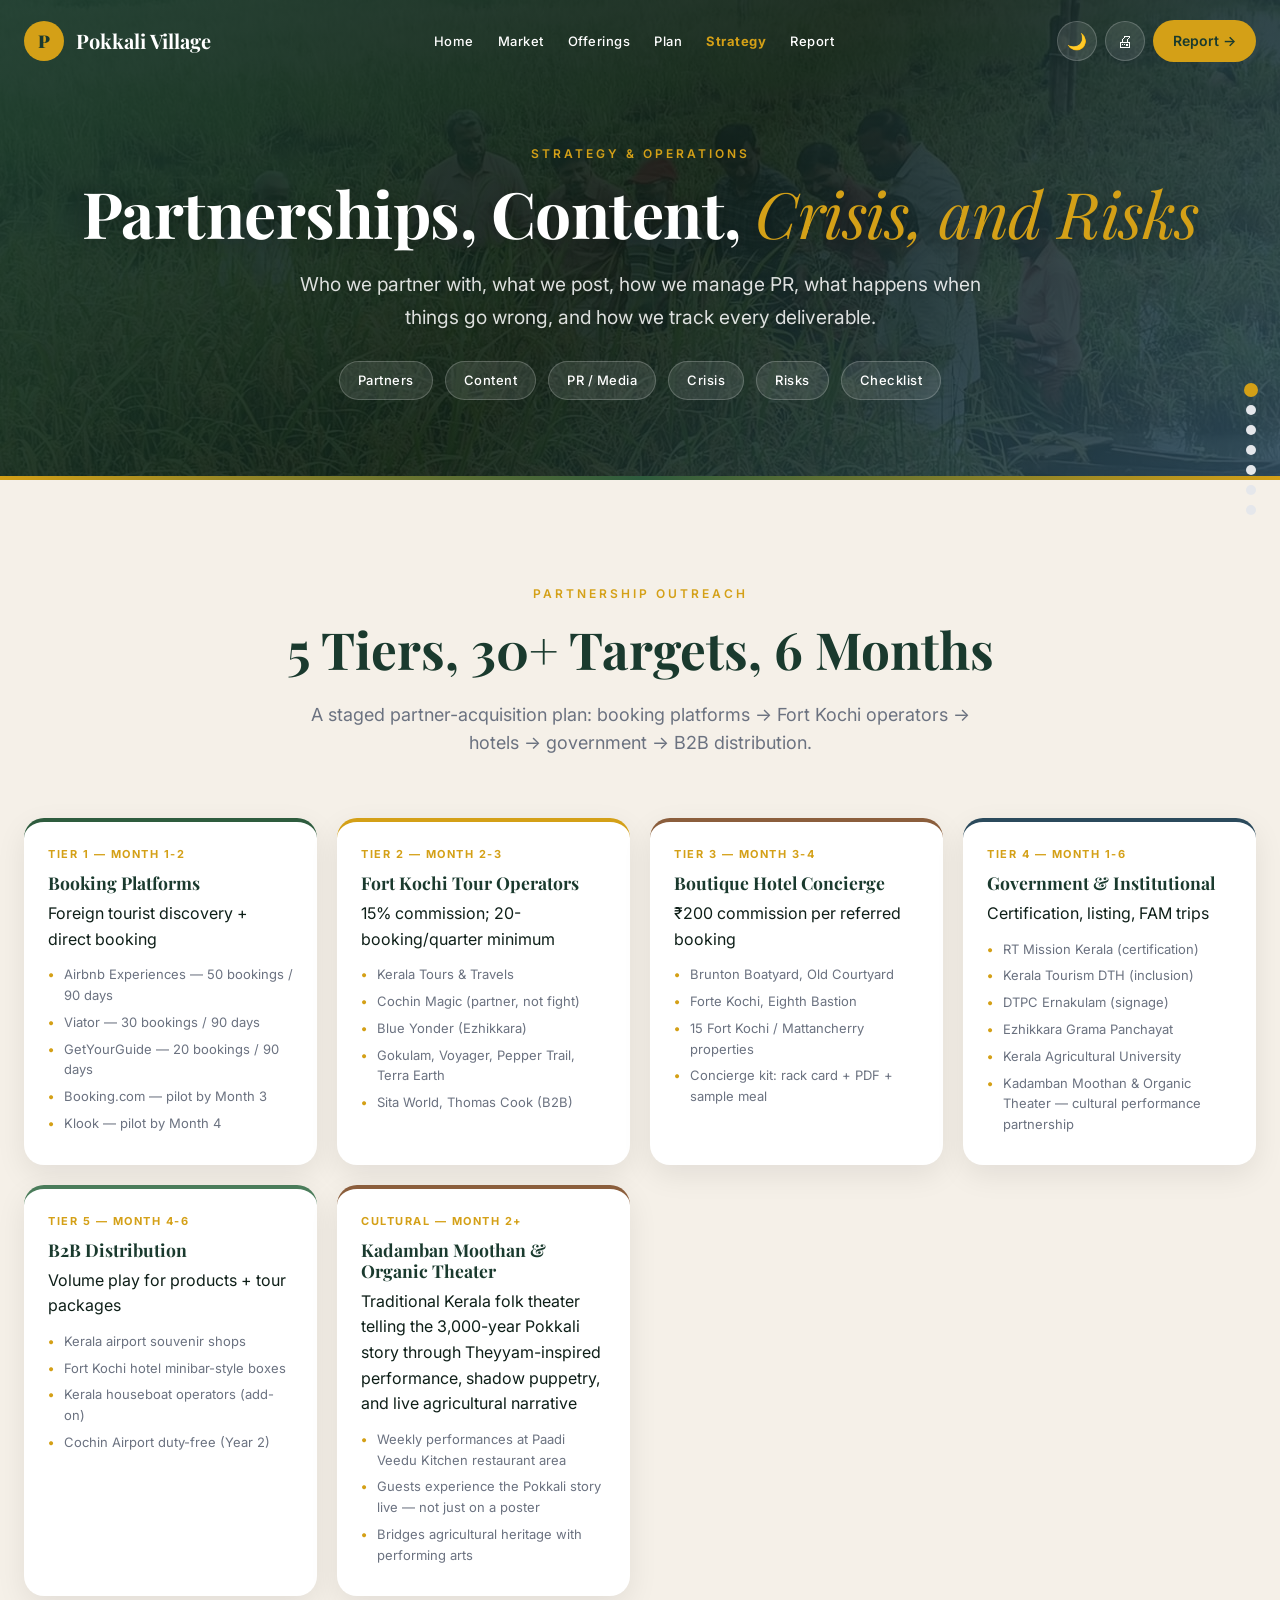
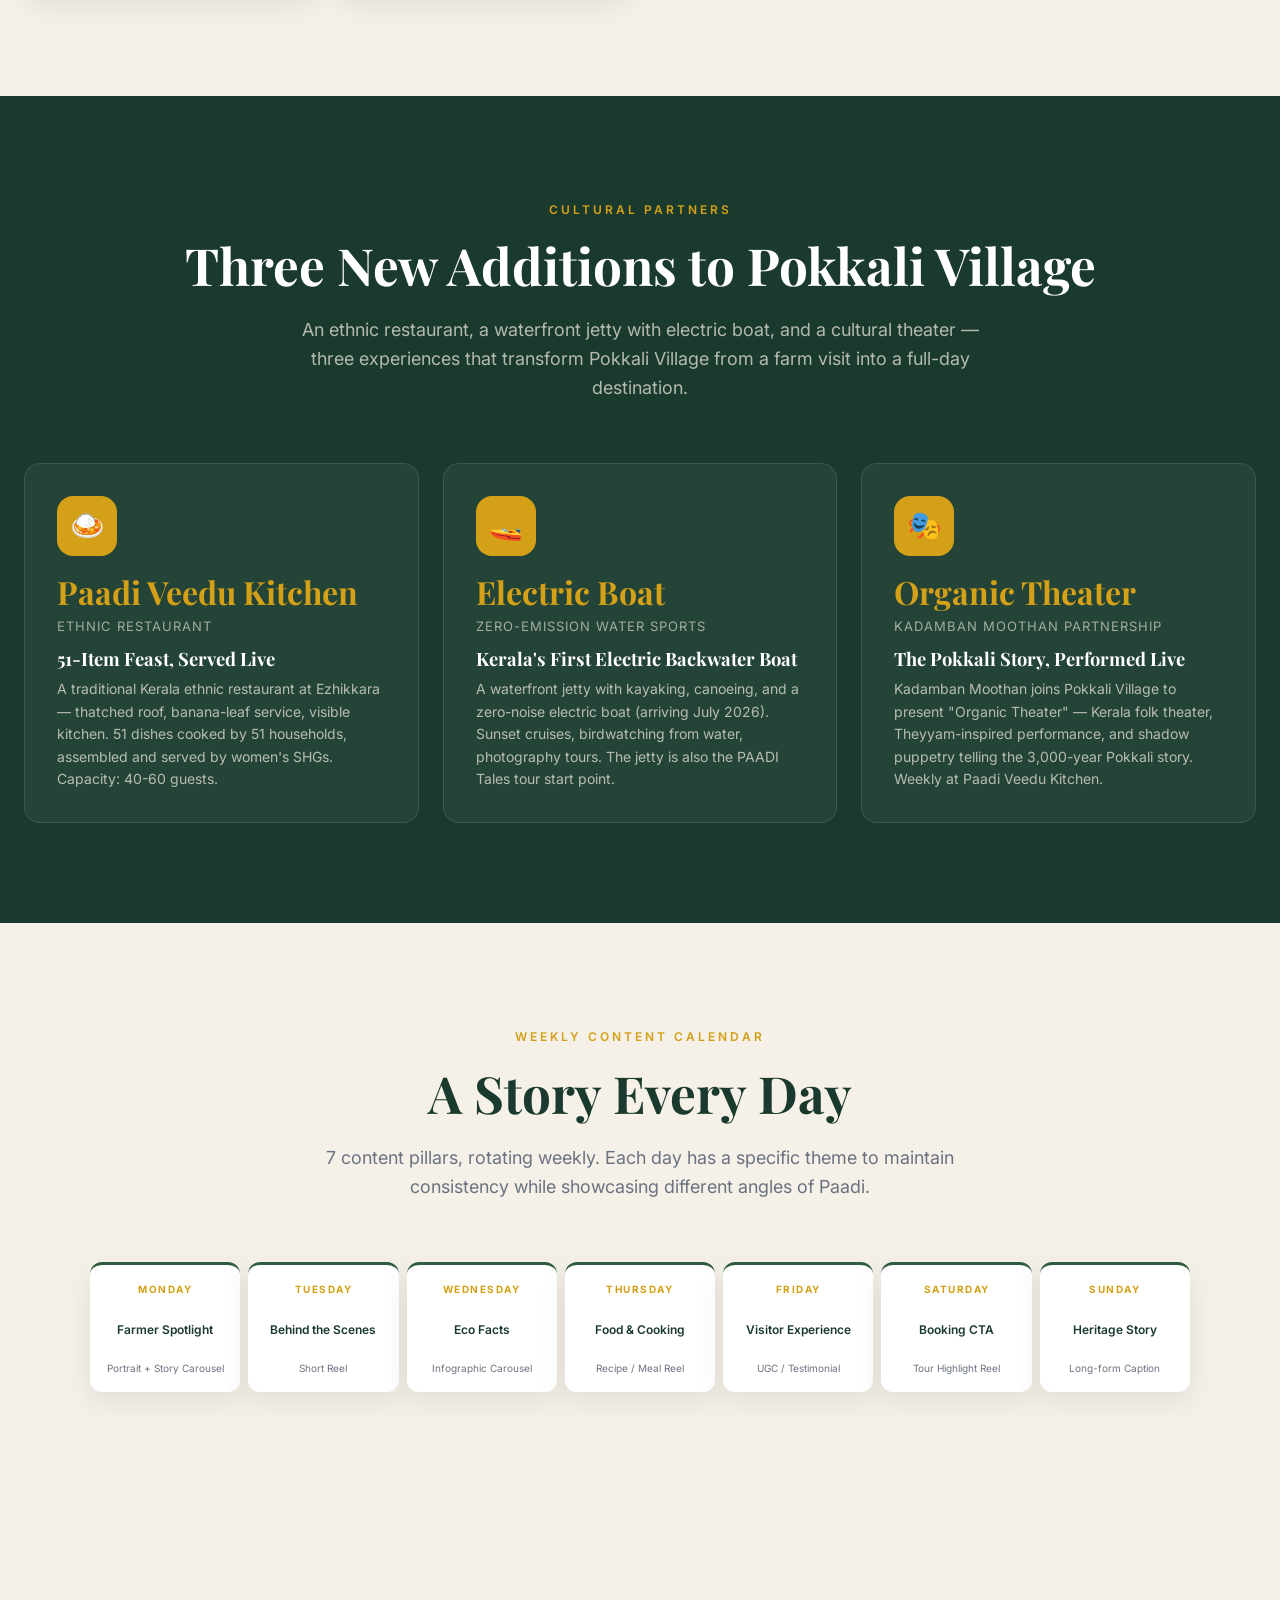
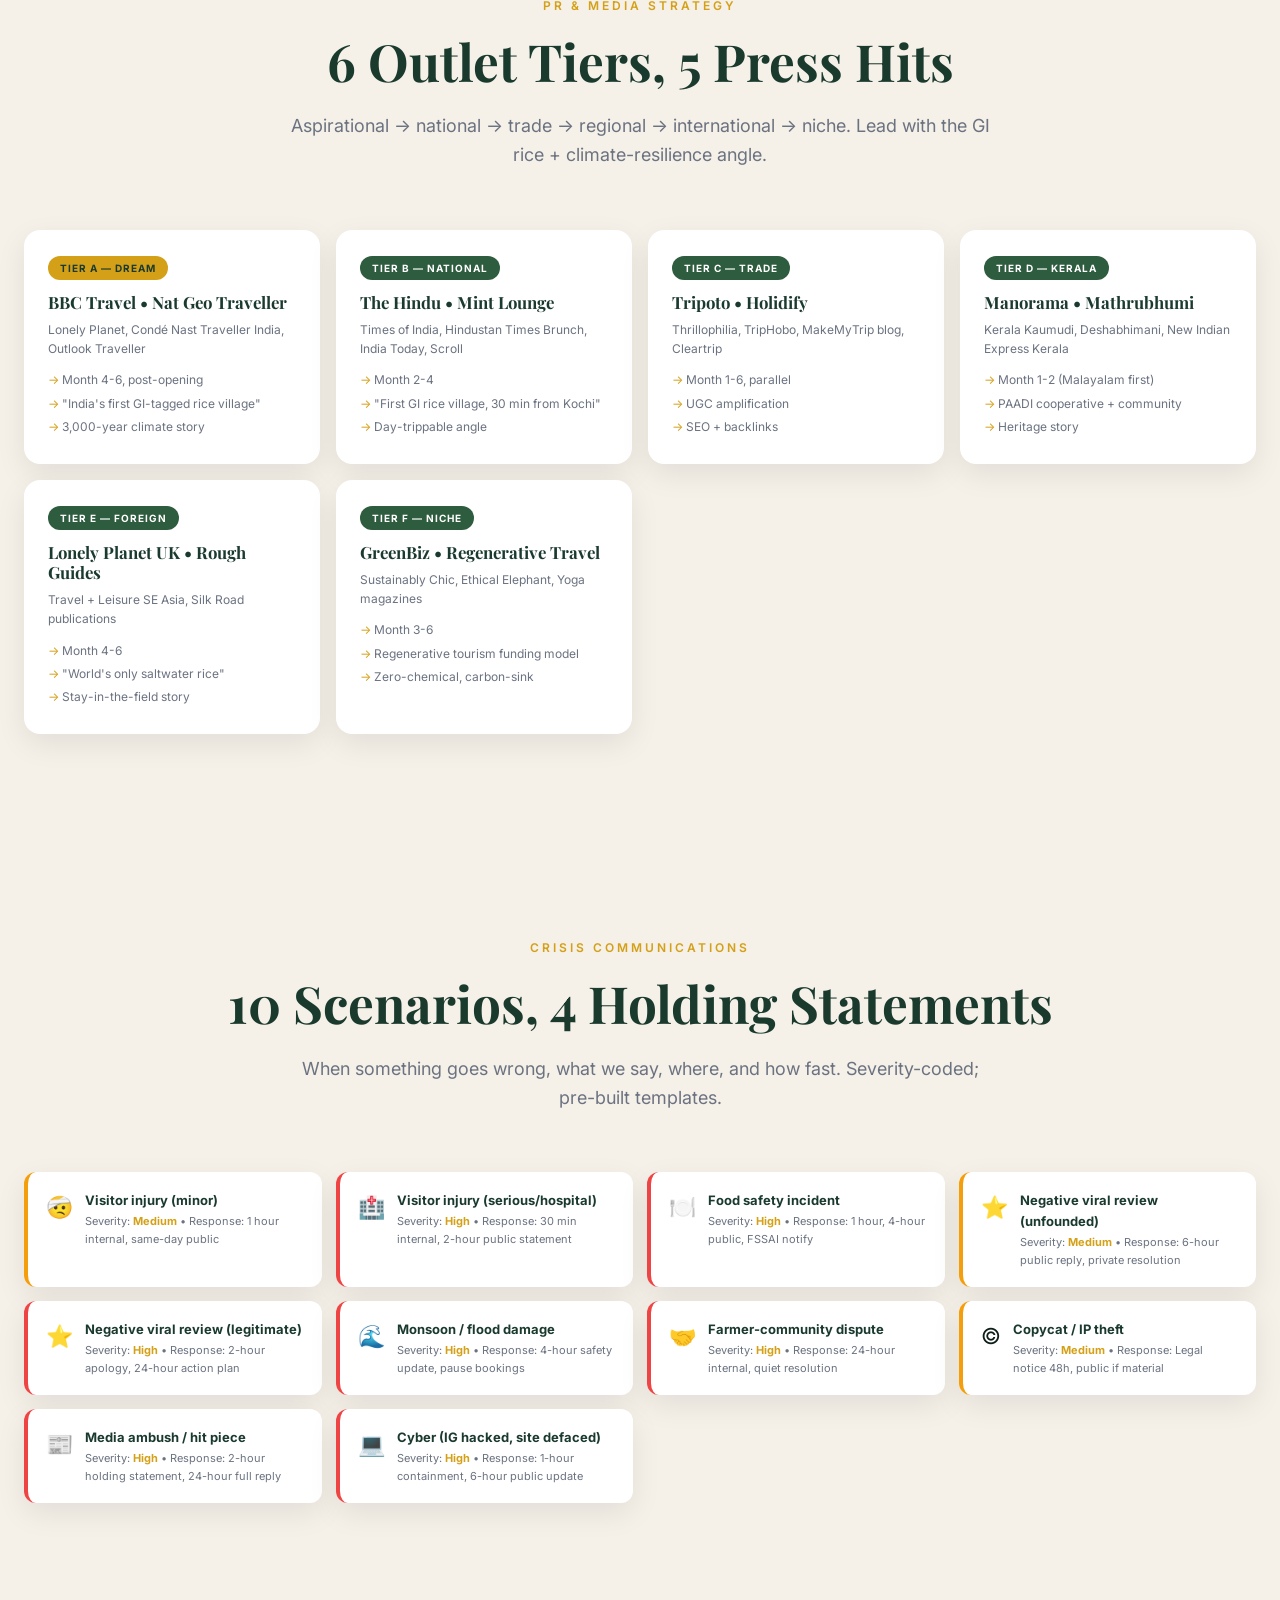
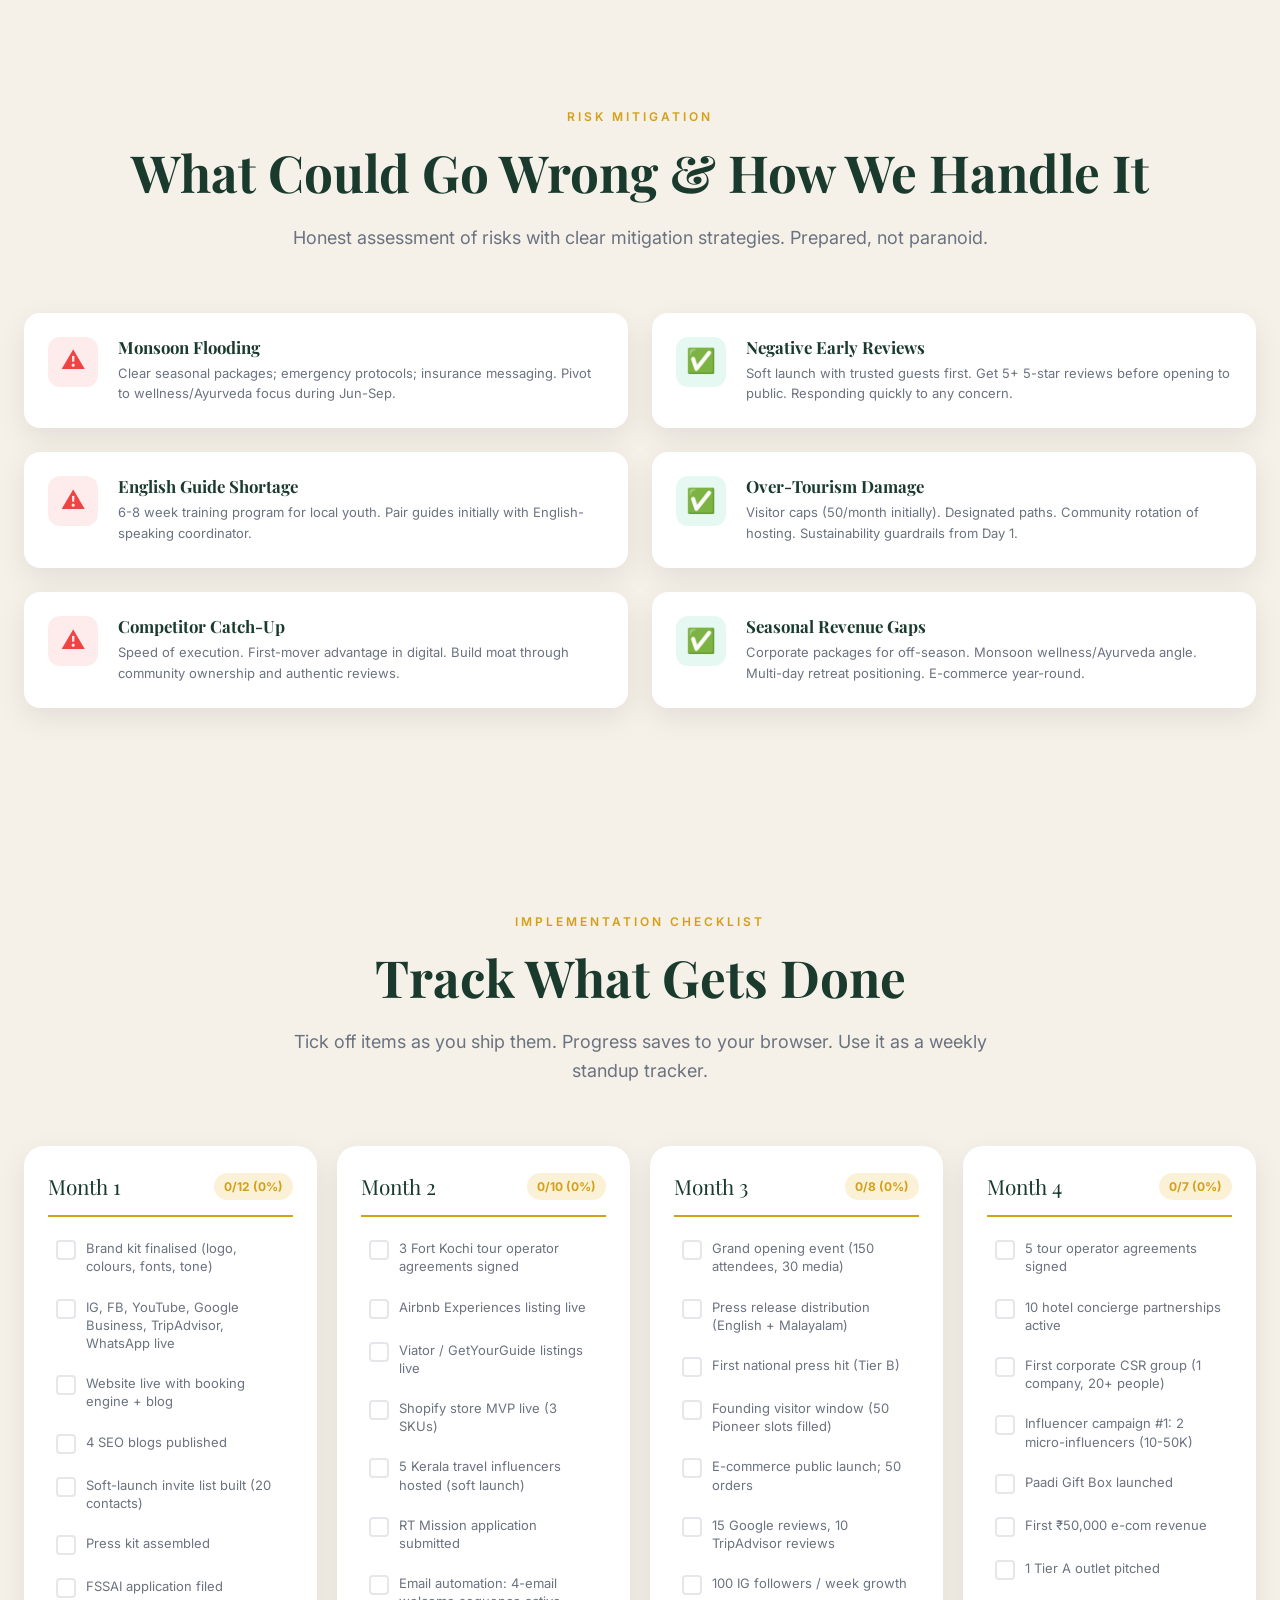
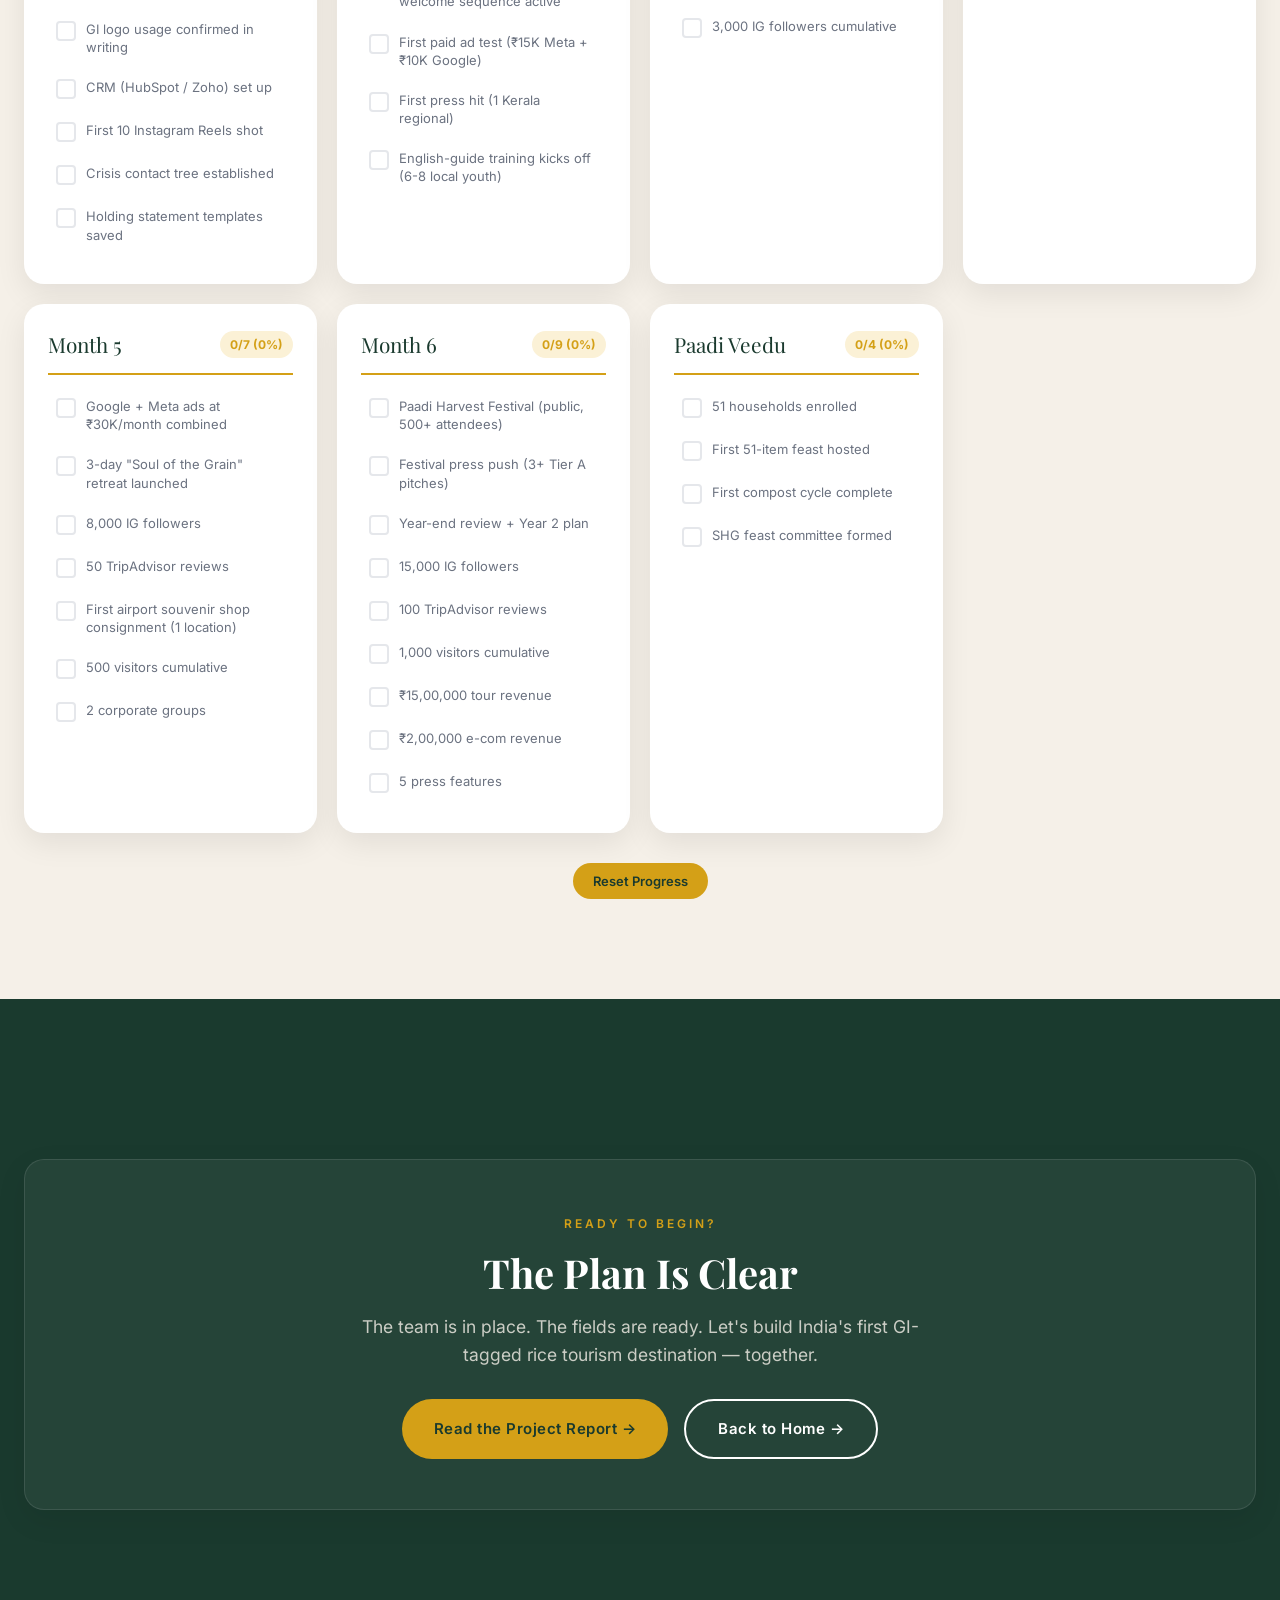
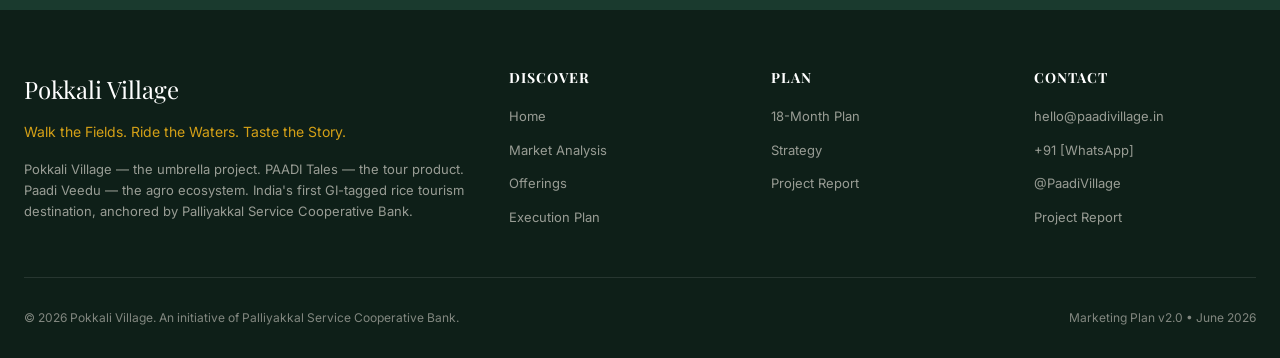
<file: strategy.html>
<!DOCTYPE html>
<html lang="en">
<head>
<meta charset="UTF-8" />
<meta name="viewport" content="width=device-width, initial-scale=1.0" />
<title>Strategy — Pokkali Village</title>
<meta name="description" content="Partnership strategy, content calendar, PR & media, crisis communications, risk mitigation, and implementation checklist for Pokkali Village." />
<link rel="preconnect" href="https://fonts.googleapis.com" />
<link rel="preconnect" href="https://fonts.gstatic.com" crossorigin />
<link href="https://fonts.googleapis.com/css2?family=Playfair+Display:wght@400;600;700;900&family=Inter:wght@300;400;500;600;700&display=swap" rel="stylesheet" />
<link rel="stylesheet" href="styles.css" />
</head>
<body>

<div class="progress-rail" id="progress-rail"></div>

<nav class="nav scrolled" id="nav">
  <div class="container nav-inner">
    <a href="index.html" class="nav-logo">
      <div class="nav-logo-mark">P</div>
      <span>Pokkali Village</span>
    </a>
    <ul class="nav-links">
      <li><a href="index.html">Home</a></li>
      <li><a href="market.html">Market</a></li>
      <li><a href="offerings.html">Offerings</a></li>
      <li><a href="plan.html">Plan</a></li>
      <li><a href="strategy.html" class="nav-active">Strategy</a></li>
      <li><a href="report.html">Report</a></li>
    </ul>
    <div class="nav-tools">
      <button class="icon-btn" id="theme-toggle" title="Toggle theme">🌙</button>
      <button class="icon-btn no-print" id="print-btn" title="Print / Save as PDF">🖨</button>
      <a href="report.html" class="nav-cta">Report →</a>
      <button class="mobile-toggle">☰</button>
    </div>
  </div>
</nav>

<!-- PAGE HERO -->
<section class="page-hero" data-section-label="Top" style="background-image: url('images/farmers-working.jpeg');">
  <div class="container">
    <span class="eyebrow" style="color: var(--gold);">Strategy &amp; Operations</span>
    <h1>Partnerships, Content, <em>Crisis, and Risks</em></h1>
    <p>Who we partner with, what we post, how we manage PR, what happens when things go wrong, and how we track every deliverable.</p>
    <div class="page-nav">
      <a href="#partners">Partners</a>
      <a href="#content">Content</a>
      <a href="#pr">PR / Media</a>
      <a href="#crisis">Crisis</a>
      <a href="#risks">Risks</a>
      <a href="#checklist">Checklist</a>
    </div>
  </div>
</section>

<!-- PARTNERSHIPS -->
<section class="section" id="partners" data-section-label="Partners">
  <div class="container">
    <div class="text-center">
      <span class="eyebrow">Partnership Outreach</span>
      <h2 class="section-title">5 Tiers, 30+ Targets, 6 Months</h2>
      <p class="section-subtitle">A staged partner-acquisition plan: booking platforms → Fort Kochi operators → hotels → government → B2B distribution.</p>
    </div>
    <div class="partners-grid">
      <div class="partner-tier tier-1 fade-in">
        <div class="partner-tier-tag">Tier 1 — Month 1-2</div>
        <h4>Booking Platforms</h4>
        <p>Foreign tourist discovery + direct booking</p>
        <ul>
          <li>Airbnb Experiences — 50 bookings / 90 days</li>
          <li>Viator — 30 bookings / 90 days</li>
          <li>GetYourGuide — 20 bookings / 90 days</li>
          <li>Booking.com — pilot by Month 3</li>
          <li>Klook — pilot by Month 4</li>
        </ul>
      </div>
      <div class="partner-tier tier-2 fade-in">
        <div class="partner-tier-tag">Tier 2 — Month 2-3</div>
        <h4>Fort Kochi Tour Operators</h4>
        <p>15% commission; 20-booking/quarter minimum</p>
        <ul>
          <li>Kerala Tours &amp; Travels</li>
          <li>Cochin Magic (partner, not fight)</li>
          <li>Blue Yonder (Ezhikkara)</li>
          <li>Gokulam, Voyager, Pepper Trail, Terra Earth</li>
          <li>Sita World, Thomas Cook (B2B)</li>
        </ul>
      </div>
      <div class="partner-tier tier-3 fade-in">
        <div class="partner-tier-tag">Tier 3 — Month 3-4</div>
        <h4>Boutique Hotel Concierge</h4>
        <p>₹200 commission per referred booking</p>
        <ul>
          <li>Brunton Boatyard, Old Courtyard</li>
          <li>Forte Kochi, Eighth Bastion</li>
          <li>15 Fort Kochi / Mattancherry properties</li>
          <li>Concierge kit: rack card + PDF + sample meal</li>
        </ul>
      </div>
      <div class="partner-tier tier-4 fade-in">
        <div class="partner-tier-tag">Tier 4 — Month 1-6</div>
        <h4>Government &amp; Institutional</h4>
        <p>Certification, listing, FAM trips</p>
        <ul>
          <li>RT Mission Kerala (certification)</li>
          <li>Kerala Tourism DTH (inclusion)</li>
          <li>DTPC Ernakulam (signage)</li>
          <li>Ezhikkara Grama Panchayat</li>
          <li>Kerala Agricultural University</li>
          <li>Kadamban Moothan &amp; Organic Theater — cultural performance partnership</li>
        </ul>
      </div>
      <div class="partner-tier tier-5 fade-in">
        <div class="partner-tier-tag">Tier 5 — Month 4-6</div>
        <h4>B2B Distribution</h4>
        <p>Volume play for products + tour packages</p>
        <ul>
          <li>Kerala airport souvenir shops</li>
          <li>Fort Kochi hotel minibar-style boxes</li>
          <li>Kerala houseboat operators (add-on)</li>
          <li>Cochin Airport duty-free (Year 2)</li>
        </ul>
      </div>
      <div class="partner-tier tier-5 fade-in" style="border-top-color: var(--earth);">
        <div class="partner-tier-tag">Cultural — Month 2+</div>
        <h4>Kadamban Moothan &amp; Organic Theater</h4>
        <p>Traditional Kerala folk theater telling the 3,000-year Pokkali story through Theyyam-inspired performance, shadow puppetry, and live agricultural narrative</p>
        <ul>
          <li>Weekly performances at Paadi Veedu Kitchen restaurant area</li>
          <li>Guests experience the Pokkali story live — not just on a poster</li>
          <li>Bridges agricultural heritage with performing arts</li>
        </ul>
      </div>
    </div>
  </div>
</section>

<!-- CULTURAL -->
<section class="section bg-dark" id="cultural" data-section-label="Cultural">
  <div class="container">
    <div class="text-center">
      <span class="eyebrow" style="color: var(--gold);">Cultural Partners</span>
      <h2 class="section-title" style="color: var(--white);">Three New Additions to Pokkali Village</h2>
      <p class="section-subtitle" style="color: rgba(245,240,232,0.7);">An ethnic restaurant, a waterfront jetty with electric boat, and a cultural theater — three experiences that transform Pokkali Village from a farm visit into a full-day destination.</p>
    </div>
    <div class="opp-grid">
      <div class="opp-card fade-in">
        <div class="opp-icon">🍛</div>
        <div class="opp-num" style="font-size: 2rem;">Paadi Veedu Kitchen</div>
        <div class="opp-label">Ethnic Restaurant</div>
        <h3>51-Item Feast, Served Live</h3>
        <p>A traditional Kerala ethnic restaurant at Ezhikkara — thatched roof, banana-leaf service, visible kitchen. 51 dishes cooked by 51 households, assembled and served by women's SHGs. Capacity: 40-60 guests.</p>
      </div>
      <div class="opp-card fade-in">
        <div class="opp-icon">🚤</div>
        <div class="opp-num" style="font-size: 2rem;">Electric Boat</div>
        <div class="opp-label">Zero-Emission Water Sports</div>
        <h3>Kerala's First Electric Backwater Boat</h3>
        <p>A waterfront jetty with kayaking, canoeing, and a zero-noise electric boat (arriving July 2026). Sunset cruises, birdwatching from water, photography tours. The jetty is also the PAADI Tales tour start point.</p>
      </div>
      <div class="opp-card fade-in">
        <div class="opp-icon">🎭</div>
        <div class="opp-num" style="font-size: 2rem;">Organic Theater</div>
        <div class="opp-label">Kadamban Moothan Partnership</div>
        <h3>The Pokkali Story, Performed Live</h3>
        <p>Kadamban Moothan joins Pokkali Village to present "Organic Theater" — Kerala folk theater, Theyyam-inspired performance, and shadow puppetry telling the 3,000-year Pokkali story. Weekly at Paadi Veedu Kitchen.</p>
      </div>
    </div>
  </div>
</section>

<!-- CONTENT CALENDAR -->
<section class="section bg-cream" id="content" data-section-label="Content">
  <div class="container">
    <div class="text-center">
      <span class="eyebrow">Weekly Content Calendar</span>
      <h2 class="section-title">A Story Every Day</h2>
      <p class="section-subtitle">7 content pillars, rotating weekly. Each day has a specific theme to maintain consistency while showcasing different angles of Paadi.</p>
    </div>
    <div class="calendar-grid">
      <div class="calendar-day fade-in"><div class="calendar-day-name">Monday</div><div class="calendar-day-theme">Farmer Spotlight</div><div class="calendar-day-type">Portrait + Story Carousel</div></div>
      <div class="calendar-day fade-in"><div class="calendar-day-name">Tuesday</div><div class="calendar-day-theme">Behind the Scenes</div><div class="calendar-day-type">Short Reel</div></div>
      <div class="calendar-day fade-in"><div class="calendar-day-name">Wednesday</div><div class="calendar-day-theme">Eco Facts</div><div class="calendar-day-type">Infographic Carousel</div></div>
      <div class="calendar-day fade-in"><div class="calendar-day-name">Thursday</div><div class="calendar-day-theme">Food &amp; Cooking</div><div class="calendar-day-type">Recipe / Meal Reel</div></div>
      <div class="calendar-day fade-in"><div class="calendar-day-name">Friday</div><div class="calendar-day-theme">Visitor Experience</div><div class="calendar-day-type">UGC / Testimonial</div></div>
      <div class="calendar-day fade-in"><div class="calendar-day-name">Saturday</div><div class="calendar-day-theme">Booking CTA</div><div class="calendar-day-type">Tour Highlight Reel</div></div>
      <div class="calendar-day fade-in"><div class="calendar-day-name">Sunday</div><div class="calendar-day-theme">Heritage Story</div><div class="calendar-day-type">Long-form Caption</div></div>
    </div>
  </div>
</section>

<!-- PR & MEDIA -->
<section class="section" id="pr" data-section-label="PR / Media">
  <div class="container">
    <div class="text-center">
      <span class="eyebrow">PR &amp; Media Strategy</span>
      <h2 class="section-title">6 Outlet Tiers, 5 Press Hits</h2>
      <p class="section-subtitle">Aspirational → national → trade → regional → international → niche. Lead with the GI rice + climate-resilience angle.</p>
    </div>
    <div class="pr-grid">
      <div class="pr-tier tier-a fade-in">
        <div class="pr-tier-tag">Tier A — Dream</div>
        <h4>BBC Travel • Nat Geo Traveller</h4>
        <p>Lonely Planet, Condé Nast Traveller India, Outlook Traveller</p>
        <ul>
          <li>Month 4-6, post-opening</li>
          <li>"India's first GI-tagged rice village"</li>
          <li>3,000-year climate story</li>
        </ul>
      </div>
      <div class="pr-tier fade-in">
        <div class="pr-tier-tag">Tier B — National</div>
        <h4>The Hindu • Mint Lounge</h4>
        <p>Times of India, Hindustan Times Brunch, India Today, Scroll</p>
        <ul>
          <li>Month 2-4</li>
          <li>"First GI rice village, 30 min from Kochi"</li>
          <li>Day-trippable angle</li>
        </ul>
      </div>
      <div class="pr-tier fade-in">
        <div class="pr-tier-tag">Tier C — Trade</div>
        <h4>Tripoto • Holidify</h4>
        <p>Thrillophilia, TripHobo, MakeMyTrip blog, Cleartrip</p>
        <ul>
          <li>Month 1-6, parallel</li>
          <li>UGC amplification</li>
          <li>SEO + backlinks</li>
        </ul>
      </div>
      <div class="pr-tier fade-in">
        <div class="pr-tier-tag">Tier D — Kerala</div>
        <h4>Manorama • Mathrubhumi</h4>
        <p>Kerala Kaumudi, Deshabhimani, New Indian Express Kerala</p>
        <ul>
          <li>Month 1-2 (Malayalam first)</li>
          <li>PAADI cooperative + community</li>
          <li>Heritage story</li>
        </ul>
      </div>
      <div class="pr-tier fade-in">
        <div class="pr-tier-tag">Tier E — Foreign</div>
        <h4>Lonely Planet UK • Rough Guides</h4>
        <p>Travel + Leisure SE Asia, Silk Road publications</p>
        <ul>
          <li>Month 4-6</li>
          <li>"World's only saltwater rice"</li>
          <li>Stay-in-the-field story</li>
        </ul>
      </div>
      <div class="pr-tier fade-in">
        <div class="pr-tier-tag">Tier F — Niche</div>
        <h4>GreenBiz • Regenerative Travel</h4>
        <p>Sustainably Chic, Ethical Elephant, Yoga magazines</p>
        <ul>
          <li>Month 3-6</li>
          <li>Regenerative tourism funding model</li>
          <li>Zero-chemical, carbon-sink</li>
        </ul>
      </div>
    </div>
  </div>
</section>

<!-- CRISIS -->
<section class="section bg-cream" id="crisis" data-section-label="Crisis">
  <div class="container">
    <div class="text-center">
      <span class="eyebrow">Crisis Communications</span>
      <h2 class="section-title">10 Scenarios, 4 Holding Statements</h2>
      <p class="section-subtitle">When something goes wrong, what we say, where, and how fast. Severity-coded; pre-built templates.</p>
    </div>
    <div class="crisis-grid">
      <div class="crisis-card severity-m fade-in"><div class="crisis-icon">🤕</div><div><div class="crisis-type">Visitor injury (minor)</div><div class="crisis-meta">Severity: <strong>Medium</strong> • Response: 1 hour internal, same-day public</div></div></div>
      <div class="crisis-card severity-h fade-in"><div class="crisis-icon">🏥</div><div><div class="crisis-type">Visitor injury (serious/hospital)</div><div class="crisis-meta">Severity: <strong>High</strong> • Response: 30 min internal, 2-hour public statement</div></div></div>
      <div class="crisis-card severity-h fade-in"><div class="crisis-icon">🍽️</div><div><div class="crisis-type">Food safety incident</div><div class="crisis-meta">Severity: <strong>High</strong> • Response: 1 hour, 4-hour public, FSSAI notify</div></div></div>
      <div class="crisis-card severity-m fade-in"><div class="crisis-icon">⭐</div><div><div class="crisis-type">Negative viral review (unfounded)</div><div class="crisis-meta">Severity: <strong>Medium</strong> • Response: 6-hour public reply, private resolution</div></div></div>
      <div class="crisis-card severity-h fade-in"><div class="crisis-icon">⭐</div><div><div class="crisis-type">Negative viral review (legitimate)</div><div class="crisis-meta">Severity: <strong>High</strong> • Response: 2-hour apology, 24-hour action plan</div></div></div>
      <div class="crisis-card severity-h fade-in"><div class="crisis-icon">🌊</div><div><div class="crisis-type">Monsoon / flood damage</div><div class="crisis-meta">Severity: <strong>High</strong> • Response: 4-hour safety update, pause bookings</div></div></div>
      <div class="crisis-card severity-h fade-in"><div class="crisis-icon">🤝</div><div><div class="crisis-type">Farmer-community dispute</div><div class="crisis-meta">Severity: <strong>High</strong> • Response: 24-hour internal, quiet resolution</div></div></div>
      <div class="crisis-card severity-m fade-in"><div class="crisis-icon">©️</div><div><div class="crisis-type">Copycat / IP theft</div><div class="crisis-meta">Severity: <strong>Medium</strong> • Response: Legal notice 48h, public if material</div></div></div>
      <div class="crisis-card severity-h fade-in"><div class="crisis-icon">📰</div><div><div class="crisis-type">Media ambush / hit piece</div><div class="crisis-meta">Severity: <strong>High</strong> • Response: 2-hour holding statement, 24-hour full reply</div></div></div>
      <div class="crisis-card severity-h fade-in"><div class="crisis-icon">💻</div><div><div class="crisis-type">Cyber (IG hacked, site defaced)</div><div class="crisis-meta">Severity: <strong>High</strong> • Response: 1-hour containment, 6-hour public update</div></div></div>
    </div>
  </div>
</section>

<!-- RISKS -->
<section class="section" id="risks" data-section-label="Risks">
  <div class="container">
    <div class="text-center">
      <span class="eyebrow">Risk Mitigation</span>
      <h2 class="section-title">What Could Go Wrong &amp; How We Handle It</h2>
      <p class="section-subtitle">Honest assessment of risks with clear mitigation strategies. Prepared, not paranoid.</p>
    </div>
    <div class="risk-grid">
      <div class="risk-card fade-in"><div class="risk-icon warning">⚠️</div><div class="risk-text"><h4>Monsoon Flooding</h4><p>Clear seasonal packages; emergency protocols; insurance messaging. Pivot to wellness/Ayurveda focus during Jun-Sep.</p></div></div>
      <div class="risk-card fade-in"><div class="risk-icon success">✅</div><div class="risk-text"><h4>Negative Early Reviews</h4><p>Soft launch with trusted guests first. Get 5+ 5-star reviews before opening to public. Responding quickly to any concern.</p></div></div>
      <div class="risk-card fade-in"><div class="risk-icon warning">⚠️</div><div class="risk-text"><h4>English Guide Shortage</h4><p>6-8 week training program for local youth. Pair guides initially with English-speaking coordinator.</p></div></div>
      <div class="risk-card fade-in"><div class="risk-icon success">✅</div><div class="risk-text"><h4>Over-Tourism Damage</h4><p>Visitor caps (50/month initially). Designated paths. Community rotation of hosting. Sustainability guardrails from Day 1.</p></div></div>
      <div class="risk-card fade-in"><div class="risk-icon warning">⚠️</div><div class="risk-text"><h4>Competitor Catch-Up</h4><p>Speed of execution. First-mover advantage in digital. Build moat through community ownership and authentic reviews.</p></div></div>
      <div class="risk-card fade-in"><div class="risk-icon success">✅</div><div class="risk-text"><h4>Seasonal Revenue Gaps</h4><p>Corporate packages for off-season. Monsoon wellness/Ayurveda angle. Multi-day retreat positioning. E-commerce year-round.</p></div></div>
    </div>
  </div>
</section>

<!-- CHECKLIST -->
<section class="section bg-cream" id="checklist" data-section-label="Checklist">
  <div class="container">
    <div class="text-center">
      <span class="eyebrow">Implementation Checklist</span>
      <h2 class="section-title">Track What Gets Done</h2>
      <p class="section-subtitle">Tick off items as you ship them. Progress saves to your browser. Use it as a weekly standup tracker.</p>
    </div>
    <div class="checklist-grid">
      <div class="checklist-month">
        <div class="checklist-month-head">
          <div class="checklist-month-title">Month 1</div>
          <div class="checklist-progress">0/0</div>
        </div>
        <label class="checklist-item"><input type="checkbox" data-id="m1-1" /><div class="checklist-box"></div><div class="checklist-label">Brand kit finalised (logo, colours, fonts, tone)</div></label>
        <label class="checklist-item"><input type="checkbox" data-id="m1-2" /><div class="checklist-box"></div><div class="checklist-label">IG, FB, YouTube, Google Business, TripAdvisor, WhatsApp live</div></label>
        <label class="checklist-item"><input type="checkbox" data-id="m1-3" /><div class="checklist-box"></div><div class="checklist-label">Website live with booking engine + blog</div></label>
        <label class="checklist-item"><input type="checkbox" data-id="m1-4" /><div class="checklist-box"></div><div class="checklist-label">4 SEO blogs published</div></label>
        <label class="checklist-item"><input type="checkbox" data-id="m1-5" /><div class="checklist-box"></div><div class="checklist-label">Soft-launch invite list built (20 contacts)</div></label>
        <label class="checklist-item"><input type="checkbox" data-id="m1-6" /><div class="checklist-box"></div><div class="checklist-label">Press kit assembled</div></label>
        <label class="checklist-item"><input type="checkbox" data-id="m1-7" /><div class="checklist-box"></div><div class="checklist-label">FSSAI application filed</div></label>
        <label class="checklist-item"><input type="checkbox" data-id="m1-8" /><div class="checklist-box"></div><div class="checklist-label">GI logo usage confirmed in writing</div></label>
        <label class="checklist-item"><input type="checkbox" data-id="m1-9" /><div class="checklist-box"></div><div class="checklist-label">CRM (HubSpot / Zoho) set up</div></label>
        <label class="checklist-item"><input type="checkbox" data-id="m1-10" /><div class="checklist-box"></div><div class="checklist-label">First 10 Instagram Reels shot</div></label>
        <label class="checklist-item"><input type="checkbox" data-id="m1-11" /><div class="checklist-box"></div><div class="checklist-label">Crisis contact tree established</div></label>
        <label class="checklist-item"><input type="checkbox" data-id="m1-12" /><div class="checklist-box"></div><div class="checklist-label">Holding statement templates saved</div></label>
      </div>
      <div class="checklist-month">
        <div class="checklist-month-head">
          <div class="checklist-month-title">Month 2</div>
          <div class="checklist-progress">0/0</div>
        </div>
        <label class="checklist-item"><input type="checkbox" data-id="m2-1" /><div class="checklist-box"></div><div class="checklist-label">3 Fort Kochi tour operator agreements signed</div></label>
        <label class="checklist-item"><input type="checkbox" data-id="m2-2" /><div class="checklist-box"></div><div class="checklist-label">Airbnb Experiences listing live</div></label>
        <label class="checklist-item"><input type="checkbox" data-id="m2-3" /><div class="checklist-box"></div><div class="checklist-label">Viator / GetYourGuide listings live</div></label>
        <label class="checklist-item"><input type="checkbox" data-id="m2-4" /><div class="checklist-box"></div><div class="checklist-label">Shopify store MVP live (3 SKUs)</div></label>
        <label class="checklist-item"><input type="checkbox" data-id="m2-5" /><div class="checklist-box"></div><div class="checklist-label">5 Kerala travel influencers hosted (soft launch)</div></label>
        <label class="checklist-item"><input type="checkbox" data-id="m2-6" /><div class="checklist-box"></div><div class="checklist-label">RT Mission application submitted</div></label>
        <label class="checklist-item"><input type="checkbox" data-id="m2-7" /><div class="checklist-box"></div><div class="checklist-label">Email automation: 4-email welcome sequence active</div></label>
        <label class="checklist-item"><input type="checkbox" data-id="m2-8" /><div class="checklist-box"></div><div class="checklist-label">First paid ad test (₹15K Meta + ₹10K Google)</div></label>
        <label class="checklist-item"><input type="checkbox" data-id="m2-9" /><div class="checklist-box"></div><div class="checklist-label">First press hit (1 Kerala regional)</div></label>
        <label class="checklist-item"><input type="checkbox" data-id="m2-10" /><div class="checklist-box"></div><div class="checklist-label">English-guide training kicks off (6-8 local youth)</div></label>
      </div>
      <div class="checklist-month">
        <div class="checklist-month-head">
          <div class="checklist-month-title">Month 3</div>
          <div class="checklist-progress">0/0</div>
        </div>
        <label class="checklist-item"><input type="checkbox" data-id="m3-1" /><div class="checklist-box"></div><div class="checklist-label">Grand opening event (150 attendees, 30 media)</div></label>
        <label class="checklist-item"><input type="checkbox" data-id="m3-2" /><div class="checklist-box"></div><div class="checklist-label">Press release distribution (English + Malayalam)</div></label>
        <label class="checklist-item"><input type="checkbox" data-id="m3-3" /><div class="checklist-box"></div><div class="checklist-label">First national press hit (Tier B)</div></label>
        <label class="checklist-item"><input type="checkbox" data-id="m3-4" /><div class="checklist-box"></div><div class="checklist-label">Founding visitor window (50 Pioneer slots filled)</div></label>
        <label class="checklist-item"><input type="checkbox" data-id="m3-5" /><div class="checklist-box"></div><div class="checklist-label">E-commerce public launch; 50 orders</div></label>
        <label class="checklist-item"><input type="checkbox" data-id="m3-6" /><div class="checklist-box"></div><div class="checklist-label">15 Google reviews, 10 TripAdvisor reviews</div></label>
        <label class="checklist-item"><input type="checkbox" data-id="m3-7" /><div class="checklist-box"></div><div class="checklist-label">100 IG followers / week growth</div></label>
        <label class="checklist-item"><input type="checkbox" data-id="m3-8" /><div class="checklist-box"></div><div class="checklist-label">3,000 IG followers cumulative</div></label>
      </div>
      <div class="checklist-month">
        <div class="checklist-month-head">
          <div class="checklist-month-title">Month 4</div>
          <div class="checklist-progress">0/0</div>
        </div>
        <label class="checklist-item"><input type="checkbox" data-id="m4-1" /><div class="checklist-box"></div><div class="checklist-label">5 tour operator agreements signed</div></label>
        <label class="checklist-item"><input type="checkbox" data-id="m4-2" /><div class="checklist-box"></div><div class="checklist-label">10 hotel concierge partnerships active</div></label>
        <label class="checklist-item"><input type="checkbox" data-id="m4-3" /><div class="checklist-box"></div><div class="checklist-label">First corporate CSR group (1 company, 20+ people)</div></label>
        <label class="checklist-item"><input type="checkbox" data-id="m4-4" /><div class="checklist-box"></div><div class="checklist-label">Influencer campaign #1: 2 micro-influencers (10-50K)</div></label>
        <label class="checklist-item"><input type="checkbox" data-id="m4-5" /><div class="checklist-box"></div><div class="checklist-label">Paadi Gift Box launched</div></label>
        <label class="checklist-item"><input type="checkbox" data-id="m4-6" /><div class="checklist-box"></div><div class="checklist-label">First ₹50,000 e-com revenue</div></label>
        <label class="checklist-item"><input type="checkbox" data-id="m4-7" /><div class="checklist-box"></div><div class="checklist-label">1 Tier A outlet pitched</div></label>
      </div>
      <div class="checklist-month">
        <div class="checklist-month-head">
          <div class="checklist-month-title">Month 5</div>
          <div class="checklist-progress">0/0</div>
        </div>
        <label class="checklist-item"><input type="checkbox" data-id="m5-1" /><div class="checklist-box"></div><div class="checklist-label">Google + Meta ads at ₹30K/month combined</div></label>
        <label class="checklist-item"><input type="checkbox" data-id="m5-2" /><div class="checklist-box"></div><div class="checklist-label">3-day "Soul of the Grain" retreat launched</div></label>
        <label class="checklist-item"><input type="checkbox" data-id="m5-3" /><div class="checklist-box"></div><div class="checklist-label">8,000 IG followers</div></label>
        <label class="checklist-item"><input type="checkbox" data-id="m5-4" /><div class="checklist-box"></div><div class="checklist-label">50 TripAdvisor reviews</div></label>
        <label class="checklist-item"><input type="checkbox" data-id="m5-5" /><div class="checklist-box"></div><div class="checklist-label">First airport souvenir shop consignment (1 location)</div></label>
        <label class="checklist-item"><input type="checkbox" data-id="m5-6" /><div class="checklist-box"></div><div class="checklist-label">500 visitors cumulative</div></label>
        <label class="checklist-item"><input type="checkbox" data-id="m5-7" /><div class="checklist-box"></div><div class="checklist-label">2 corporate groups</div></label>
      </div>
      <div class="checklist-month">
        <div class="checklist-month-head">
          <div class="checklist-month-title">Month 6</div>
          <div class="checklist-progress">0/0</div>
        </div>
        <label class="checklist-item"><input type="checkbox" data-id="m6-1" /><div class="checklist-box"></div><div class="checklist-label">Paadi Harvest Festival (public, 500+ attendees)</div></label>
        <label class="checklist-item"><input type="checkbox" data-id="m6-2" /><div class="checklist-box"></div><div class="checklist-label">Festival press push (3+ Tier A pitches)</div></label>
        <label class="checklist-item"><input type="checkbox" data-id="m6-3" /><div class="checklist-box"></div><div class="checklist-label">Year-end review + Year 2 plan</div></label>
        <label class="checklist-item"><input type="checkbox" data-id="m6-4" /><div class="checklist-box"></div><div class="checklist-label">15,000 IG followers</div></label>
        <label class="checklist-item"><input type="checkbox" data-id="m6-5" /><div class="checklist-box"></div><div class="checklist-label">100 TripAdvisor reviews</div></label>
        <label class="checklist-item"><input type="checkbox" data-id="m6-6" /><div class="checklist-box"></div><div class="checklist-label">1,000 visitors cumulative</div></label>
        <label class="checklist-item"><input type="checkbox" data-id="m6-7" /><div class="checklist-box"></div><div class="checklist-label">₹15,00,000 tour revenue</div></label>
        <label class="checklist-item"><input type="checkbox" data-id="m6-8" /><div class="checklist-box"></div><div class="checklist-label">₹2,00,000 e-com revenue</div></label>
        <label class="checklist-item"><input type="checkbox" data-id="m6-9" /><div class="checklist-box"></div><div class="checklist-label">5 press features</div></label>
      </div>
      <div class="checklist-month">
        <div class="checklist-month-head">
          <div class="checklist-month-title">Paadi Veedu</div>
          <div class="checklist-progress">0/0</div>
        </div>
        <label class="checklist-item"><input type="checkbox" data-id="pv-1" /><div class="checklist-box"></div><div class="checklist-label">51 households enrolled</div></label>
        <label class="checklist-item"><input type="checkbox" data-id="pv-2" /><div class="checklist-box"></div><div class="checklist-label">First 51-item feast hosted</div></label>
        <label class="checklist-item"><input type="checkbox" data-id="pv-3" /><div class="checklist-box"></div><div class="checklist-label">First compost cycle complete</div></label>
        <label class="checklist-item"><input type="checkbox" data-id="pv-4" /><div class="checklist-box"></div><div class="checklist-label">SHG feast committee formed</div></label>
      </div>
    </div>
    <button class="checklist-reset">Reset Progress</button>
  </div>
</section>

<!-- CTA -->
<section class="section bg-dark" data-section-label="Next">
  <div class="container">
    <div class="next-steps" style="background: rgba(255,255,255,0.05); border: 1px solid rgba(255,255,255,0.1);">
      <span class="eyebrow" style="color: var(--gold);">Ready to Begin?</span>
      <h2 style="color: var(--white);">The Plan Is Clear</h2>
      <p style="color: rgba(245,240,232,0.8);">The team is in place. The fields are ready. Let's build India's first GI-tagged rice tourism destination — together.</p>
      <div class="hero-cta-group">
        <a href="report.html" class="btn btn-primary">Read the Project Report →</a>
        <a href="index.html" class="btn btn-outline">Back to Home →</a>
      </div>
    </div>
  </div>
</section>

<!-- FOOTER -->
<footer class="footer">
  <div class="container">
    <div class="footer-grid">
      <div>
        <div class="footer-brand">Pokkali Village</div>
        <div class="footer-tag">Walk the Fields. Ride the Waters. Taste the Story.</div>
        <p class="footer-desc">Pokkali Village — the umbrella project. PAADI Tales — the tour product. Paadi Veedu — the agro ecosystem. India's first GI-tagged rice tourism destination, anchored by Palliyakkal Service Cooperative Bank.</p>
      </div>
      <div class="footer-col">
        <h4>Discover</h4>
        <ul>
          <li><a href="index.html">Home</a></li>
          <li><a href="market.html">Market Analysis</a></li>
          <li><a href="offerings.html">Offerings</a></li>
          <li><a href="plan.html">Execution Plan</a></li>
        </ul>
      </div>
      <div class="footer-col">
        <h4>Plan</h4>
        <ul>
          <li><a href="plan.html">18-Month Plan</a></li>
          <li><a href="strategy.html">Strategy</a></li>
          <li><a href="report.html">Project Report</a></li>
        </ul>
      </div>
      <div class="footer-col">
        <h4>Contact</h4>
        <ul>
          <li><a href="#">hello@paadivillage.in</a></li>
          <li><a href="#">+91 [WhatsApp]</a></li>
          <li><a href="#">@PaadiVillage</a></li>
          <li><a href="report.html">Project Report</a></li>
        </ul>
      </div>
    </div>
    <div class="footer-bottom">
      <div>© 2026 Pokkali Village. An initiative of Palliyakkal Service Cooperative Bank.</div>
      <div>Marketing Plan v2.0 • June 2026</div>
    </div>
  </div>
</footer>

<script src="app.js"></script>
</body>
</html>
</file>
<file: styles.css>
/* ============================================
   PAADI VILLAGE — INTERACTIVE MARKETING PLAN
   v2.0 — June 2026
   Brand: Paadi Green #2E5C3E, Prawn Gold #D4A017
   ============================================ */

:root {
  --green: #2E5C3E;
  --green-dark: #1A3A2E;
  --green-light: #4A7C5A;
  --green-pale: #E8F0EA;
  --gold: #D4A017;
  --gold-light: #E8B939;
  --gold-pale: #FBF1D6;
  --cream: #F5F0E8;
  --earth: #8B5E3C;
  --earth-light: #C49A6C;
  --brackish: #2B4A5C;
  --dark: #0E1F18;
  --white: #FFFFFF;
  --gray: #6B7280;
  --gray-light: #E5E7EB;
  --gray-lighter: #F3F4F6;
  --red: #EF4444;
  --orange: #F59E0B;
  --shadow: 0 20px 60px rgba(0, 0, 0, 0.15);
  --shadow-soft: 0 10px 30px rgba(0, 0, 0, 0.08);
  --shadow-hover: 0 25px 70px rgba(0, 0, 0, 0.2);
  --radius: 16px;
  --radius-lg: 24px;
  --transition: all 0.4s cubic-bezier(0.4, 0, 0.2, 1);
}

/* Dark theme overrides */
[data-theme="dark"] {
  --cream: #0E1F18;
  --white: #1A2E26;
  --gray-lighter: #1F3530;
  --gray-light: #2A453D;
  --gray: #A0A8A4;
  --dark: #F5F0E8;
  --green-pale: #1F3530;
  --gold-pale: #3A2E14;
  --shadow: 0 20px 60px rgba(0, 0, 0, 0.5);
  --shadow-soft: 0 10px 30px rgba(0, 0, 0, 0.3);
}

* { margin: 0; padding: 0; box-sizing: border-box; }

html { scroll-behavior: smooth; scroll-padding-top: 80px; }

body {
  font-family: 'Inter', -apple-system, BlinkMacSystemFont, sans-serif;
  color: var(--dark);
  line-height: 1.6;
  background: var(--cream);
  overflow-x: hidden;
  transition: background 0.3s ease, color 0.3s ease;
}

h1, h2, h3, h4, h5 { font-family: 'Playfair Display', Georgia, serif; font-weight: 700; line-height: 1.2; }
img { max-width: 100%; display: block; }
a { color: inherit; text-decoration: none; }
button { font-family: inherit; cursor: pointer; }
ul { list-style: none; }

.container { max-width: 1280px; margin: 0 auto; padding: 0 24px; }
.section { padding: 100px 0; position: relative; }
.section-sm { padding: 60px 0; }
.text-center { text-align: center; }

.eyebrow {
  display: inline-block;
  font-family: 'Inter', sans-serif;
  font-size: 12px;
  font-weight: 600;
  letter-spacing: 3px;
  text-transform: uppercase;
  color: var(--gold);
  margin-bottom: 16px;
}

.section-title {
  font-size: clamp(2rem, 4vw, 3.5rem);
  margin-bottom: 20px;
  color: var(--green-dark);
}

[data-theme="dark"] .section-title { color: var(--white); }

.section-subtitle {
  font-size: 1.125rem;
  color: var(--gray);
  max-width: 700px;
  margin: 0 auto 60px;
  text-align: center;
}

.gold { color: var(--gold); }
.green { color: var(--green); }

/* ============================================
   NAVIGATION
   ============================================ */
.nav {
  position: fixed;
  top: 0; left: 0; right: 0;
  z-index: 1000;
  padding: 20px 0;
  transition: var(--transition);
  background: rgba(14, 31, 24, 0);
}
.nav.scrolled {
  background: rgba(14, 31, 24, 0.95);
  backdrop-filter: blur(20px);
  padding: 12px 0;
  box-shadow: 0 4px 30px rgba(0, 0, 0, 0.2);
}
.nav-inner {
  display: flex;
  justify-content: space-between;
  align-items: center;
  gap: 16px;
}
.nav-logo {
  display: flex;
  align-items: center;
  gap: 12px;
  color: var(--white);
  font-family: 'Playfair Display', serif;
  font-size: 1.25rem;
  font-weight: 700;
}
.nav-logo-mark {
  width: 40px; height: 40px;
  background: var(--gold);
  border-radius: 50%;
  display: flex;
  align-items: center;
  justify-content: center;
  color: var(--green-dark);
  font-weight: 900;
  font-size: 1.1rem;
}
.nav-links {
  display: flex;
  gap: 24px;
}
.nav-links a {
  color: var(--white);
  font-size: 13px;
  font-weight: 500;
  letter-spacing: 0.5px;
  transition: var(--transition);
  position: relative;
  white-space: nowrap;
}
.nav-links a::after {
  content: '';
  position: absolute;
  bottom: -4px; left: 0;
  width: 0; height: 2px;
  background: var(--gold);
  transition: var(--transition);
}
.nav-links a:hover::after { width: 100%; }
.nav-tools {
  display: flex;
  gap: 8px;
  align-items: center;
}
.nav-cta {
  background: var(--gold);
  color: var(--green-dark);
  padding: 10px 20px;
  border-radius: 30px;
  font-weight: 600;
  font-size: 14px;
  transition: var(--transition);
  white-space: nowrap;
}
.nav-cta:hover { background: var(--gold-light); transform: translateY(-2px); }
.icon-btn {
  background: rgba(255, 255, 255, 0.1);
  border: 1px solid rgba(255, 255, 255, 0.2);
  color: var(--white);
  width: 40px; height: 40px;
  border-radius: 50%;
  display: flex;
  align-items: center;
  justify-content: center;
  font-size: 16px;
  transition: var(--transition);
}
.icon-btn:hover { background: var(--gold); color: var(--green-dark); border-color: var(--gold); }
.mobile-toggle {
  display: none;
  background: rgba(255, 255, 255, 0.1);
  border: 1px solid rgba(255, 255, 255, 0.2);
  color: var(--white);
  width: 40px; height: 40px;
  border-radius: 8px;
  font-size: 20px;
}

/* ============================================
   HERO
   ============================================ */
.hero {
  position: relative;
  min-height: 100vh;
  display: flex;
  align-items: center;
  justify-content: center;
  overflow: hidden;
  color: var(--white);
  text-align: center;
}
.hero-bg {
  position: absolute;
  inset: 0;
  z-index: 0;
}
.hero-bg img {
  width: 100%; height: 100%;
  object-fit: cover;
  filter: brightness(0.55);
}
.hero-bg::after {
  content: '';
  position: absolute;
  inset: 0;
  background: linear-gradient(135deg, rgba(46, 92, 62, 0.6) 0%, rgba(14, 31, 24, 0.8) 100%);
}
.hero-content {
  position: relative;
  z-index: 2;
  max-width: 1000px;
  padding: 0 24px;
  animation: heroFade 1.5s ease-out;
}
@keyframes heroFade {
  from { opacity: 0; transform: translateY(30px); }
  to { opacity: 1; transform: translateY(0); }
}
.hero-eyebrow {
  display: inline-flex;
  align-items: center;
  gap: 10px;
  font-size: 13px;
  letter-spacing: 4px;
  text-transform: uppercase;
  color: var(--gold);
  margin-bottom: 24px;
  font-weight: 500;
}
.hero-eyebrow::before, .hero-eyebrow::after {
  content: '';
  width: 30px; height: 1px;
  background: var(--gold);
}
.hero h1 {
  font-size: clamp(2.5rem, 7vw, 5.5rem);
  margin-bottom: 24px;
  letter-spacing: -1px;
  text-shadow: 0 4px 20px rgba(0, 0, 0, 0.3);
}
.hero h1 em { font-style: italic; color: var(--gold); font-weight: 400; }
.hero-sub {
  font-size: clamp(1rem, 1.8vw, 1.25rem);
  margin-bottom: 40px;
  opacity: 0.9;
  font-weight: 300;
  max-width: 700px;
  margin-left: auto;
  margin-right: auto;
}
.hero-cta-group {
  display: flex;
  gap: 16px;
  justify-content: center;
  flex-wrap: wrap;
}
.btn {
  display: inline-flex;
  align-items: center;
  gap: 8px;
  padding: 16px 32px;
  border-radius: 50px;
  font-weight: 600;
  font-size: 15px;
  letter-spacing: 0.5px;
  transition: var(--transition);
  border: none;
  cursor: pointer;
  font-family: inherit;
}
.btn-primary { background: var(--gold); color: var(--green-dark); }
.btn-primary:hover { background: var(--white); transform: translateY(-3px); box-shadow: var(--shadow); }
.btn-outline { background: transparent; color: var(--white); border: 2px solid var(--white); }
.btn-outline:hover { background: var(--white); color: var(--green-dark); }
.btn-dark { background: var(--green-dark); color: var(--white); }
.btn-dark:hover { background: var(--green); transform: translateY(-2px); }

.hero-scroll {
  position: absolute;
  bottom: 120px;
  left: 50%;
  transform: translateX(-50%);
  color: var(--white);
  font-size: 12px;
  letter-spacing: 3px;
  text-transform: uppercase;
  z-index: 2;
  opacity: 0.7;
  animation: bounce 2s infinite;
}
@keyframes bounce {
  0%, 100% { transform: translateX(-50%) translateY(0); }
  50% { transform: translateX(-50%) translateY(10px); }
}
.hero-stats {
  position: absolute;
  bottom: 0; left: 0; right: 0;
  z-index: 3;
  background: linear-gradient(to top, rgba(14, 31, 24, 0.95), rgba(14, 31, 24, 0));
  padding: 80px 0 30px;
  display: grid;
  grid-template-columns: repeat(4, 1fr);
  gap: 20px;
}
.hero-stat { text-align: center; color: var(--white); }
.hero-stat-num {
  font-family: 'Playfair Display', serif;
  font-size: 2.5rem;
  font-weight: 700;
  color: var(--gold);
  line-height: 1;
}
.hero-stat-label {
  font-size: 11px;
  letter-spacing: 2px;
  text-transform: uppercase;
  opacity: 0.8;
  margin-top: 8px;
}

/* ============================================
   PROGRESS BAR (right side)
   ============================================ */
.progress-rail {
  position: fixed;
  right: 24px;
  top: 50%;
  transform: translateY(-50%);
  z-index: 999;
  display: flex;
  flex-direction: column;
  gap: 10px;
}
.progress-dot {
  width: 10px; height: 10px;
  border-radius: 50%;
  background: var(--gray-light);
  border: 2px solid transparent;
  transition: var(--transition);
  position: relative;
  cursor: pointer;
}
.progress-dot:hover { transform: scale(1.3); }
.progress-dot.active { background: var(--gold); border-color: var(--gold); transform: scale(1.4); }
.progress-dot::after {
  content: attr(data-label);
  position: absolute;
  right: 20px;
  top: 50%;
  transform: translateY(-50%);
  background: var(--green-dark);
  color: var(--white);
  padding: 4px 10px;
  border-radius: 6px;
  font-size: 11px;
  white-space: nowrap;
  opacity: 0;
  pointer-events: none;
  transition: opacity 0.2s;
}
.progress-dot:hover::after { opacity: 1; }

/* ============================================
   GENERIC
   ============================================ */
.bg-dark { background: var(--green-dark); color: var(--cream); }
.bg-dark .section-title { color: var(--white); }
.bg-dark .section-subtitle { color: rgba(245, 240, 232, 0.7); }
.bg-cream { background: var(--cream); }

/* ============================================
   EXECUTIVE SUMMARY
   ============================================ */
.exec-grid {
  display: grid;
  grid-template-columns: 1.2fr 1fr;
  gap: 60px;
  align-items: center;
}
.exec-text p {
  font-size: 1.05rem;
  color: var(--gray);
  margin-bottom: 20px;
}
.exec-text strong { color: var(--green); font-weight: 600; }
[data-theme="dark"] .exec-text strong { color: var(--gold); }
.exec-pillars {
  display: grid;
  grid-template-columns: 1fr 1fr;
  gap: 16px;
  margin-top: 30px;
}
.exec-pillar {
  background: var(--white);
  padding: 20px;
  border-radius: 12px;
  box-shadow: var(--shadow-soft);
  border-left: 4px solid var(--gold);
}
.exec-pillar-title { font-weight: 700; color: var(--green-dark); margin-bottom: 4px; font-size: 14px; }
.exec-pillar-desc { font-size: 12px; color: var(--gray); }
[data-theme="dark"] .exec-pillar-title { color: var(--white); }
.exec-image {
  position: relative;
  border-radius: 20px;
  overflow: hidden;
  box-shadow: var(--shadow);
  aspect-ratio: 4/5;
}
.exec-image img { width: 100%; height: 100%; object-fit: cover; }
.exec-image-badge {
  position: absolute;
  bottom: 24px; left: 24px;
  background: var(--gold);
  color: var(--green-dark);
  padding: 12px 20px;
  border-radius: 30px;
  font-weight: 700;
  font-size: 14px;
  box-shadow: var(--shadow);
}

/* ============================================
   THREE PILLARS
   ============================================ */
.pillars-grid {
  display: grid;
  grid-template-columns: repeat(3, 1fr);
  gap: 24px;
  max-width: 1100px;
  margin: 0 auto;
}
.pillar-card {
  background: var(--white);
  border-radius: 20px;
  padding: 40px 32px;
  text-align: center;
  box-shadow: var(--shadow-soft);
  transition: var(--transition);
  border-top: 6px solid transparent;
  position: relative;
}
.pillar-card:hover { transform: translateY(-6px); box-shadow: var(--shadow); }
.pillar-card.pillar-green { border-top-color: var(--green); }
.pillar-card.pillar-gold { border-top-color: var(--gold); }
.pillar-card.pillar-earth { border-top-color: var(--earth); }
.pillar-icon {
  width: 80px; height: 80px;
  border-radius: 50%;
  display: flex;
  align-items: center;
  justify-content: center;
  font-size: 36px;
  margin: 0 auto 20px;
  color: var(--white);
}
.pillar-card.pillar-green .pillar-icon { background: var(--green); }
.pillar-card.pillar-gold .pillar-icon { background: var(--gold); }
.pillar-card.pillar-earth .pillar-icon { background: var(--earth); }
.pillar-card h3 { font-size: 1.5rem; margin-bottom: 6px; color: var(--green-dark); }
[data-theme="dark"] .pillar-card h3 { color: var(--white); }
.pillar-role {
  display: inline-block;
  font-family: 'Inter', sans-serif;
  font-size: 11px;
  font-weight: 700;
  letter-spacing: 2px;
  text-transform: uppercase;
  color: var(--gold);
  margin-bottom: 16px;
}
.pillar-card p { font-size: 14px; color: var(--gray); line-height: 1.6; }

@media (max-width: 1024px) {
  .pillars-grid { grid-template-columns: 1fr; }
}

/* ============================================
   WHAT'S NEW
   ============================================ */
.whats-new-grid {
  display: grid;
  grid-template-columns: repeat(3, 1fr);
  gap: 24px;
  max-width: 1100px;
  margin: 0 auto;
}
.whats-new-card {
  background: rgba(255, 255, 255, 0.06);
  border: 1px solid rgba(255, 255, 255, 0.1);
  border-radius: 20px;
  padding: 40px 32px;
  text-align: center;
  transition: var(--transition);
  position: relative;
  text-decoration: none;
  color: inherit;
}
.whats-new-card:hover {
  background: rgba(255, 255, 255, 0.1);
  transform: translateY(-8px);
  border-color: var(--gold);
  box-shadow: var(--shadow);
}
.whats-new-badge {
  position: absolute;
  top: 16px;
  right: 16px;
  background: var(--gold);
  color: var(--green-dark);
  padding: 4px 14px;
  border-radius: 20px;
  font-family: 'Inter', sans-serif;
  font-size: 11px;
  font-weight: 700;
  letter-spacing: 1.5px;
  text-transform: uppercase;
}
.whats-new-icon {
  width: 80px;
  height: 80px;
  border-radius: 50%;
  display: flex;
  align-items: center;
  justify-content: center;
  font-size: 36px;
  margin: 0 auto 20px;
  background: var(--gold);
  color: var(--green-dark);
}
.whats-new-card:nth-child(1) .whats-new-icon { background: var(--gold); }
.whats-new-card:nth-child(2) .whats-new-icon { background: var(--brackish); color: var(--white); }
.whats-new-card:nth-child(3) .whats-new-icon { background: var(--earth); color: var(--white); }
.whats-new-card h3 {
  font-size: 1.4rem;
  margin-bottom: 6px;
  color: var(--white);
}
.whats-new-role {
  display: inline-block;
  font-family: 'Inter', sans-serif;
  font-size: 11px;
  font-weight: 700;
  letter-spacing: 2px;
  text-transform: uppercase;
  color: var(--gold);
  margin-bottom: 16px;
}
.whats-new-card p {
  font-size: 14px;
  color: rgba(245, 240, 232, 0.75);
  line-height: 1.7;
  margin-bottom: 20px;
}
.whats-new-link {
  display: inline-block;
  font-size: 13px;
  font-weight: 600;
  color: var(--gold);
  letter-spacing: 0.5px;
  transition: var(--transition);
}
.whats-new-card:hover .whats-new-link { color: var(--gold-light); }

[data-theme="dark"] .bg-dark .whats-new-card h3 { color: var(--white); }

@media (max-width: 1024px) {
  .whats-new-grid { grid-template-columns: 1fr; }
}

/* ============================================
   MARKET OPPORTUNITY
   ============================================ */
.opp-grid {
  display: grid;
  grid-template-columns: repeat(3, 1fr);
  gap: 24px;
}
.opp-card {
  background: rgba(255, 255, 255, 0.05);
  border: 1px solid rgba(255, 255, 255, 0.1);
  border-radius: 16px;
  padding: 32px;
  transition: var(--transition);
}
.opp-card:hover {
  background: rgba(255, 255, 255, 0.08);
  transform: translateY(-4px);
  border-color: var(--gold);
}
.opp-icon {
  width: 60px; height: 60px;
  background: var(--gold);
  border-radius: 16px;
  display: flex;
  align-items: center;
  justify-content: center;
  font-size: 28px;
  margin-bottom: 20px;
  color: var(--green-dark);
}
.opp-num {
  font-family: 'Playfair Display', serif;
  font-size: 3rem;
  font-weight: 700;
  color: var(--gold);
  line-height: 1;
  margin-bottom: 8px;
}
.opp-label {
  font-size: 13px;
  letter-spacing: 1px;
  text-transform: uppercase;
  color: rgba(245, 240, 232, 0.6);
  margin-bottom: 12px;
}
.opp-card h3 { font-size: 1.15rem; margin-bottom: 8px; color: var(--white); }
.opp-card p { font-size: 14px; color: rgba(245, 240, 232, 0.7); }

/* ============================================
   PERSONAS (with tabs)
   ============================================ */
.persona-tabs {
  display: flex;
  gap: 8px;
  justify-content: center;
  flex-wrap: wrap;
  margin-bottom: 40px;
}
.persona-tab {
  background: var(--white);
  color: var(--green-dark);
  border: 2px solid var(--gray-light);
  padding: 10px 20px;
  border-radius: 30px;
  font-weight: 600;
  font-size: 13px;
  transition: var(--transition);
}
.persona-tab:hover { border-color: var(--gold); }
.persona-tab.active { background: var(--gold); border-color: var(--gold); color: var(--green-dark); }
[data-theme="dark"] .persona-tab { background: var(--white); }

.persona-grid {
  display: grid;
  grid-template-columns: repeat(auto-fit, minmax(300px, 1fr));
  gap: 24px;
}
.persona {
  background: var(--white);
  border-radius: 20px;
  padding: 32px;
  box-shadow: var(--shadow-soft);
  transition: var(--transition);
  position: relative;
  overflow: hidden;
  border-top: 4px solid transparent;
}
.persona:hover { transform: translateY(-8px); box-shadow: var(--shadow); border-top-color: var(--gold); }
.persona-tag {
  display: inline-block;
  padding: 4px 12px;
  background: var(--cream);
  color: var(--green);
  border-radius: 20px;
  font-size: 11px;
  font-weight: 600;
  letter-spacing: 1px;
  text-transform: uppercase;
  margin-bottom: 16px;
}
.persona-avatar {
  width: 70px; height: 70px;
  border-radius: 50%;
  background: linear-gradient(135deg, var(--green) 0%, var(--green-light) 100%);
  display: flex;
  align-items: center;
  justify-content: center;
  font-size: 32px;
  color: var(--white);
  margin-bottom: 16px;
}
.persona h3 { font-size: 1.5rem; margin-bottom: 8px; color: var(--green-dark); }
[data-theme="dark"] .persona h3 { color: var(--white); }
.persona-meta {
  font-size: 13px;
  color: var(--gray);
  margin-bottom: 20px;
  padding-bottom: 20px;
  border-bottom: 1px solid var(--gray-light);
}
.persona-detail { margin-bottom: 14px; font-size: 14px; }
.persona-detail strong {
  color: var(--green-dark);
  display: block;
  font-size: 11px;
  letter-spacing: 1.5px;
  text-transform: uppercase;
  margin-bottom: 4px;
  font-weight: 600;
}
[data-theme="dark"] .persona-detail strong { color: var(--white); }
.persona-msg {
  margin-top: 20px;
  padding: 16px;
  background: var(--cream);
  border-radius: 12px;
  font-style: italic;
  font-size: 14px;
  color: var(--green-dark);
  position: relative;
}
[data-theme="dark"] .persona-msg { color: var(--white); background: var(--green-pale); }
.persona-msg::before {
  content: '"';
  font-size: 40px;
  position: absolute;
  top: -10px; left: 8px;
  color: var(--gold);
  font-family: serif;
  line-height: 1;
}

/* ============================================
   USP SECTION
   ============================================ */
.usp-grid {
  display: grid;
  grid-template-columns: repeat(4, 1fr);
  gap: 20px;
}
.usp-card {
  background: var(--white);
  border-radius: 16px;
  padding: 28px 20px;
  text-align: center;
  transition: var(--transition);
  border: 2px solid transparent;
}
.usp-card:hover { border-color: var(--gold); transform: translateY(-5px); box-shadow: var(--shadow-soft); }
.usp-num {
  font-family: 'Playfair Display', serif;
  font-size: 3.5rem;
  font-weight: 700;
  color: var(--gold);
  line-height: 1;
  margin-bottom: 8px;
}
.usp-card h4 { font-size: 1.05rem; color: var(--green-dark); margin-bottom: 8px; }
.usp-card p { font-size: 13px; color: var(--gray); }
[data-theme="dark"] .usp-card h4 { color: var(--white); }

/* ============================================
   SWOT
   ============================================ */
.swot-grid {
  display: grid;
  grid-template-columns: 1fr 1fr;
  gap: 20px;
}
.swot-card {
  background: var(--white);
  border-radius: 20px;
  padding: 32px;
  position: relative;
  overflow: hidden;
  transition: var(--transition);
}
.swot-card:hover { transform: translateY(-5px); box-shadow: var(--shadow-soft); }
.swot-card.strengths { border-top: 5px solid #10B981; }
.swot-card.weaknesses { border-top: 5px solid #EF4444; }
.swot-card.opportunities { border-top: 5px solid var(--gold); }
.swot-card.threats { border-top: 5px solid var(--orange); }
.swot-icon {
  position: absolute;
  top: 24px; right: 24px;
  width: 50px; height: 50px;
  background: var(--cream);
  border-radius: 12px;
  display: flex;
  align-items: center;
  justify-content: center;
  font-size: 24px;
}
.swot-card h3 {
  font-size: 1.4rem;
  margin-bottom: 20px;
  color: var(--green-dark);
  padding-right: 60px;
}
[data-theme="dark"] .swot-card h3 { color: var(--white); }
.swot-list li {
  position: relative;
  padding-left: 24px;
  margin-bottom: 12px;
  font-size: 14px;
  line-height: 1.5;
  color: var(--gray);
}
.swot-list li::before {
  content: '→';
  position: absolute;
  left: 0; top: 0;
  color: var(--green);
  font-weight: 700;
}
.swot-list.weaknesses li::before { color: var(--red); }
.swot-list.opportunities li::before { color: var(--gold); }
.swot-list.threats li::before { color: var(--orange); }

/* ============================================
   TIMELINE (with phase filter)
   ============================================ */
.phase-filter {
  display: flex;
  gap: 8px;
  justify-content: center;
  flex-wrap: wrap;
  margin-bottom: 50px;
}
.phase-btn {
  background: rgba(255, 255, 255, 0.08);
  color: var(--white);
  border: 2px solid rgba(255, 255, 255, 0.15);
  padding: 10px 18px;
  border-radius: 30px;
  font-weight: 600;
  font-size: 13px;
  transition: var(--transition);
}
.phase-btn:hover { background: rgba(255, 255, 255, 0.15); border-color: var(--gold); }
.phase-btn.active { background: var(--gold); color: var(--green-dark); border-color: var(--gold); }
.phase-btn[data-phase="all"] { background: var(--white); color: var(--green-dark); border-color: var(--white); }

.timeline { position: relative; max-width: 1100px; margin: 0 auto; }
.timeline::before {
  content: '';
  position: absolute;
  left: 50%;
  top: 0; bottom: 0;
  width: 3px;
  background: linear-gradient(to bottom, var(--green) 0%, var(--gold) 100%);
  transform: translateX(-50%);
  border-radius: 3px;
}
.timeline-item {
  display: grid;
  grid-template-columns: 1fr auto 1fr;
  gap: 30px;
  align-items: center;
  margin-bottom: 60px;
  position: relative;
}
.timeline-marker {
  width: 60px; height: 60px;
  background: var(--white);
  border: 4px solid var(--green);
  border-radius: 50%;
  display: flex;
  align-items: center;
  justify-content: center;
  font-family: 'Playfair Display', serif;
  font-weight: 700;
  font-size: 1.2rem;
  color: var(--green);
  z-index: 2;
  box-shadow: 0 0 0 8px var(--green-dark);
}
.timeline-card {
  background: var(--white);
  border-radius: 20px;
  padding: 28px;
  box-shadow: var(--shadow-soft);
  transition: var(--transition);
}
.timeline-card:hover { transform: translateY(-4px); box-shadow: var(--shadow); }
.timeline-card.left { grid-column: 1; text-align: right; }
.timeline-card.right { grid-column: 3; }
.timeline-phase {
  display: inline-block;
  padding: 4px 12px;
  background: var(--gold);
  color: var(--green-dark);
  border-radius: 20px;
  font-size: 11px;
  font-weight: 700;
  letter-spacing: 1.5px;
  text-transform: uppercase;
  margin-bottom: 12px;
}
.timeline-card h3 { font-size: 1.4rem; margin-bottom: 8px; color: var(--green-dark); }
[data-theme="dark"] .timeline-card h3 { color: var(--white); }
.timeline-theme { font-style: italic; color: var(--gold); margin-bottom: 16px; font-size: 14px; }
.timeline-activities li {
  position: relative;
  padding-left: 24px;
  margin-bottom: 8px;
  font-size: 14px;
  color: var(--gray);
}
.timeline-card.left .timeline-activities li { padding-left: 0; padding-right: 24px; }
.timeline-card.left .timeline-activities li::before { left: auto; right: 0; content: '✓'; }
.timeline-activities li::before {
  content: '✓';
  position: absolute;
  left: 0; top: 0;
  color: var(--green);
  font-weight: 700;
}
.timeline-target {
  margin-top: 16px;
  padding: 12px 16px;
  background: var(--cream);
  border-radius: 10px;
  font-size: 13px;
  color: var(--green-dark);
}
[data-theme="dark"] .timeline-target { color: var(--white); background: var(--green-pale); }
.timeline-target strong { color: var(--gold); }
.timeline-item.hidden { display: none; }

/* ============================================
   CHANNELS
   ============================================ */
.channels-grid {
  display: grid;
  grid-template-columns: repeat(4, 1fr);
  gap: 16px;
}
.channel {
  background: var(--white);
  border-radius: 16px;
  padding: 24px;
  text-align: center;
  border-bottom: 4px solid var(--green);
  transition: var(--transition);
}
.channel:hover { transform: translateY(-4px); border-bottom-color: var(--gold); }
.channel-icon { font-size: 32px; margin-bottom: 12px; }
.channel h4 { font-size: 1rem; margin-bottom: 8px; color: var(--green-dark); }
[data-theme="dark"] .channel h4 { color: var(--white); }
.channel p { font-size: 12px; color: var(--gray); }

/* ============================================
   PRICING (new section)
   ============================================ */
.pricing-toggle {
  display: flex;
  justify-content: center;
  gap: 8px;
  margin-bottom: 40px;
}
.pricing-toggle button {
  background: var(--white);
  color: var(--green-dark);
  border: 2px solid var(--gray-light);
  padding: 8px 20px;
  border-radius: 30px;
  font-weight: 600;
  font-size: 13px;
  transition: var(--transition);
}
.pricing-toggle button.active { background: var(--gold); border-color: var(--gold); }

.pricing-grid {
  display: grid;
  grid-template-columns: repeat(auto-fit, minmax(240px, 1fr));
  gap: 20px;
  margin-bottom: 40px;
}
.pricing-card {
  background: var(--white);
  border-radius: 20px;
  padding: 32px 24px;
  transition: var(--transition);
  border: 2px solid var(--gray-light);
  position: relative;
}
.pricing-card:hover { transform: translateY(-6px); border-color: var(--gold); box-shadow: var(--shadow); }
.pricing-card.featured { border-color: var(--gold); }
.pricing-card.featured::before {
  content: '🌟 Most Popular';
  position: absolute;
  top: -12px;
  left: 50%;
  transform: translateX(-50%);
  background: var(--gold);
  color: var(--green-dark);
  padding: 4px 16px;
  border-radius: 20px;
  font-size: 11px;
  font-weight: 700;
  letter-spacing: 1px;
}
.pricing-card h4 { color: var(--green-dark); font-size: 1.3rem; margin-bottom: 4px; }
[data-theme="dark"] .pricing-card h4 { color: var(--white); }
.pricing-card .duration { font-size: 12px; color: var(--gray); margin-bottom: 16px; }
.pricing-card .price {
  font-family: 'Playfair Display', serif;
  font-size: 2.2rem;
  font-weight: 700;
  color: var(--gold);
  line-height: 1;
  margin-bottom: 4px;
}
.pricing-card .price-period { font-size: 12px; color: var(--gray); margin-bottom: 20px; }
.pricing-card .includes {
  font-size: 13px;
  color: var(--gray);
  border-top: 1px solid var(--gray-light);
  padding-top: 16px;
}
.pricing-card .includes li { margin-bottom: 6px; padding-left: 20px; position: relative; }
.pricing-card .includes li::before { content: '✓'; position: absolute; left: 0; color: var(--green); font-weight: 700; }

.commission-table {
  background: var(--white);
  border-radius: 20px;
  padding: 32px;
  box-shadow: var(--shadow-soft);
  overflow-x: auto;
}
.commission-table table { width: 100%; border-collapse: collapse; min-width: 600px; }
.commission-table th {
  background: var(--green);
  color: var(--white);
  padding: 14px 16px;
  text-align: left;
  font-size: 12px;
  font-weight: 700;
  letter-spacing: 1px;
  text-transform: uppercase;
}
.commission-table td {
  padding: 14px 16px;
  border-bottom: 1px solid var(--gray-light);
  font-size: 14px;
  color: var(--gray);
}
.commission-table tr:last-child td { border-bottom: none; }
.commission-table td:first-child { font-weight: 600; color: var(--green-dark); }
[data-theme="dark"] .commission-table td:first-child { color: var(--white); }
.commission-table .pct { font-family: 'Playfair Display', serif; font-weight: 700; color: var(--gold); font-size: 1.1rem; }

/* ============================================
   COMPETITOR MATRIX (new section)
   ============================================ */
.matrix-wrap { overflow-x: auto; }
.matrix-table {
  background: var(--white);
  border-radius: 20px;
  padding: 16px;
  box-shadow: var(--shadow-soft);
  min-width: 800px;
}
.matrix-table table { width: 100%; border-collapse: collapse; }
.matrix-table th, .matrix-table td {
  padding: 12px 14px;
  text-align: center;
  border-bottom: 1px solid var(--gray-light);
  font-size: 13px;
}
.matrix-table th {
  background: var(--green);
  color: var(--white);
  font-weight: 700;
  letter-spacing: 0.5px;
  font-size: 12px;
  text-transform: uppercase;
}
.matrix-table th:first-child, .matrix-table td:first-child {
  text-align: left;
  font-weight: 600;
  color: var(--green-dark);
  min-width: 200px;
}
[data-theme="dark"] .matrix-table th:first-child, [data-theme="dark"] .matrix-table td:first-child { color: var(--white); }
.matrix-table tr:hover td { background: var(--gold-pale); }
.matrix-cell.us { background: rgba(212, 160, 23, 0.15); color: var(--gold); font-weight: 700; }
.matrix-cell.them { color: var(--gray); }

/* ============================================
   BUDGET (with calculator)
   ============================================ */
.budget-grid {
  display: grid;
  grid-template-columns: 1.2fr 1fr;
  gap: 40px;
  align-items: start;
}
.budget-chart {
  background: var(--white);
  border-radius: 20px;
  padding: 32px;
  box-shadow: var(--shadow-soft);
}
.budget-total {
  text-align: center;
  margin-bottom: 24px;
  padding-bottom: 24px;
  border-bottom: 1px solid var(--gray-light);
}
.budget-total-num {
  font-family: 'Playfair Display', serif;
  font-size: 3rem;
  font-weight: 700;
  color: var(--green-dark);
  line-height: 1;
}
[data-theme="dark"] .budget-total-num { color: var(--white); }
.budget-total-label {
  font-size: 12px;
  letter-spacing: 2px;
  text-transform: uppercase;
  color: var(--gray);
  margin-top: 8px;
}

.budget-slider {
  margin-bottom: 18px;
}
.budget-slider-head {
  display: flex;
  justify-content: space-between;
  align-items: center;
  font-size: 14px;
  margin-bottom: 6px;
}
.budget-slider-name { font-weight: 600; color: var(--green-dark); }
[data-theme="dark"] .budget-slider-name { color: var(--white); }
.budget-slider-value {
  color: var(--gold);
  font-weight: 700;
  font-family: 'Playfair Display', serif;
  font-size: 1rem;
}
.budget-slider input[type="range"] {
  -webkit-appearance: none;
  appearance: none;
  width: 100%;
  height: 8px;
  background: var(--gray-light);
  border-radius: 4px;
  outline: none;
}
.budget-slider input[type="range"]::-webkit-slider-thumb {
  -webkit-appearance: none;
  appearance: none;
  width: 20px; height: 20px;
  border-radius: 50%;
  background: var(--gold);
  cursor: pointer;
  box-shadow: 0 2px 8px rgba(212, 160, 23, 0.4);
  transition: var(--transition);
}
.budget-slider input[type="range"]::-webkit-slider-thumb:hover { transform: scale(1.2); }
.budget-slider input[type="range"]::-moz-range-thumb {
  width: 20px; height: 20px;
  border-radius: 50%;
  background: var(--gold);
  cursor: pointer;
  border: none;
  box-shadow: 0 2px 8px rgba(212, 160, 23, 0.4);
}

.projection-box {
  background: var(--white);
  border-radius: 20px;
  padding: 32px;
  box-shadow: var(--shadow-soft);
}
.projection-box h3 { color: var(--green-dark); margin-bottom: 16px; font-size: 1.4rem; }
[data-theme="dark"] .projection-box h3 { color: var(--white); }
.projection-scenario {
  padding: 14px 16px;
  border-radius: 12px;
  margin-bottom: 10px;
  border-left: 4px solid var(--gray-light);
  background: var(--cream);
  transition: var(--transition);
}
[data-theme="dark"] .projection-scenario { background: var(--green-pale); }
.projection-scenario.conservative { border-left-color: var(--orange); }
.projection-scenario.moderate { border-left-color: var(--gold); }
.projection-scenario.aggressive { border-left-color: var(--green); }
.projection-scenario.active { transform: translateX(4px); box-shadow: var(--shadow-soft); }
.projection-scenario-name {
  font-weight: 700;
  color: var(--green-dark);
  font-size: 13px;
  text-transform: uppercase;
  letter-spacing: 1px;
  margin-bottom: 4px;
}
[data-theme="dark"] .projection-scenario-name { color: var(--white); }
.projection-scenario-value {
  font-family: 'Playfair Display', serif;
  font-size: 1.4rem;
  font-weight: 700;
  color: var(--gold);
}

/* ============================================
   KPI DASHBOARD (with hover cards)
   ============================================ */
.kpi-grid {
  display: grid;
  grid-template-columns: repeat(4, 1fr);
  gap: 20px;
  margin-bottom: 40px;
}
.kpi-card {
  background: rgba(255, 255, 255, 0.05);
  border: 1px solid rgba(255, 255, 255, 0.1);
  border-radius: 16px;
  padding: 28px 20px;
  text-align: center;
  transition: var(--transition);
  position: relative;
  cursor: help;
}
.kpi-card:hover { background: rgba(255, 255, 255, 0.08); border-color: var(--gold); transform: translateY(-4px); }
.kpi-num {
  font-family: 'Playfair Display', serif;
  font-size: 2.5rem;
  font-weight: 700;
  color: var(--gold);
  line-height: 1;
  margin-bottom: 4px;
}
.kpi-label {
  font-size: 12px;
  letter-spacing: 1.5px;
  text-transform: uppercase;
  color: rgba(245, 240, 232, 0.7);
  margin-bottom: 4px;
}
.kpi-trend { font-size: 12px; color: rgba(245, 240, 232, 0.5); }
.kpi-trend strong { color: #10B981; }
.kpi-tooltip {
  position: absolute;
  bottom: 110%;
  left: 50%;
  transform: translateX(-50%);
  background: var(--dark);
  color: var(--cream);
  padding: 12px 14px;
  border-radius: 8px;
  font-size: 12px;
  width: 200px;
  z-index: 10;
  opacity: 0;
  pointer-events: none;
  transition: opacity 0.2s;
  text-align: left;
  box-shadow: var(--shadow);
}
.kpi-tooltip::after {
  content: '';
  position: absolute;
  top: 100%;
  left: 50%;
  transform: translateX(-50%);
  border: 6px solid transparent;
  border-top-color: var(--dark);
}
.kpi-card:hover .kpi-tooltip { opacity: 1; }

.kpi-table {
  background: rgba(255, 255, 255, 0.05);
  border: 1px solid rgba(255, 255, 255, 0.1);
  border-radius: 20px;
  overflow: hidden;
  max-width: 1100px;
  margin: 0 auto;
}
.kpi-table table { width: 100%; border-collapse: collapse; }
.kpi-table th {
  background: var(--green);
  color: var(--white);
  padding: 16px 20px;
  text-align: left;
  font-size: 13px;
  font-weight: 600;
  letter-spacing: 1px;
  text-transform: uppercase;
}
.kpi-table td {
  padding: 16px 20px;
  border-bottom: 1px solid rgba(255, 255, 255, 0.05);
  font-size: 14px;
  color: rgba(245, 240, 232, 0.8);
}
.kpi-table tr:last-child td { border-bottom: none; }
.kpi-table tr:hover td { background: rgba(255, 255, 255, 0.03); }
.kpi-table td:first-child { font-weight: 600; color: var(--gold); }
.kpi-table .num-cell { font-family: 'Playfair Display', serif; font-weight: 700; color: var(--white); }

/* ============================================
   CONTENT CALENDAR
   ============================================ */
.calendar-grid {
  display: grid;
  grid-template-columns: repeat(7, 1fr);
  gap: 8px;
  max-width: 1100px;
  margin: 0 auto;
}
.calendar-day {
  background: var(--white);
  border-radius: 12px;
  padding: 16px;
  text-align: center;
  box-shadow: var(--shadow-soft);
  transition: var(--transition);
  min-height: 130px;
  display: flex;
  flex-direction: column;
  justify-content: space-between;
  border-top: 3px solid var(--green);
}
.calendar-day:hover { transform: translateY(-3px); box-shadow: var(--shadow); border-top-color: var(--gold); }
.calendar-day-name {
  font-size: 10px;
  font-weight: 700;
  letter-spacing: 1.5px;
  text-transform: uppercase;
  color: var(--gold);
  margin-bottom: 8px;
}
.calendar-day-theme {
  font-size: 12px;
  font-weight: 600;
  color: var(--green-dark);
  margin-bottom: 4px;
  line-height: 1.3;
}
[data-theme="dark"] .calendar-day-theme { color: var(--white); }
.calendar-day-type { font-size: 10px; color: var(--gray); }

/* ============================================
   CHECKLIST (new section, interactive)
   ============================================ */
.checklist-grid {
  display: grid;
  grid-template-columns: repeat(auto-fit, minmax(280px, 1fr));
  gap: 20px;
}
.checklist-month {
  background: var(--white);
  border-radius: 20px;
  padding: 24px;
  box-shadow: var(--shadow-soft);
  transition: var(--transition);
}
.checklist-month:hover { transform: translateY(-3px); box-shadow: var(--shadow); }
.checklist-month-head {
  display: flex;
  justify-content: space-between;
  align-items: center;
  margin-bottom: 16px;
  padding-bottom: 12px;
  border-bottom: 2px solid var(--gold);
}
.checklist-month-title { font-family: 'Playfair Display', serif; font-size: 1.3rem; color: var(--green-dark); }
[data-theme="dark"] .checklist-month-title { color: var(--white); }
.checklist-progress {
  font-size: 12px;
  font-weight: 700;
  color: var(--gold);
  background: var(--gold-pale);
  padding: 4px 10px;
  border-radius: 20px;
}
.checklist-item {
  display: flex;
  align-items: flex-start;
  gap: 10px;
  margin-bottom: 10px;
  cursor: pointer;
  padding: 6px 8px;
  border-radius: 8px;
  transition: background 0.2s;
}
.checklist-item:hover { background: var(--gold-pale); }
.checklist-item input { display: none; }
.checklist-box {
  width: 20px; height: 20px;
  border: 2px solid var(--gray-light);
  border-radius: 4px;
  flex-shrink: 0;
  display: flex;
  align-items: center;
  justify-content: center;
  transition: var(--transition);
  margin-top: 1px;
}
.checklist-item input:checked + .checklist-box { background: var(--gold); border-color: var(--gold); }
.checklist-item input:checked + .checklist-box::after { content: '✓'; color: var(--white); font-weight: 700; font-size: 14px; }
.checklist-label { font-size: 13px; color: var(--gray); flex: 1; line-height: 1.4; }
.checklist-item input:checked ~ .checklist-label { text-decoration: line-through; color: var(--gray-light); }
.checklist-reset {
  background: var(--gold);
  color: var(--green-dark);
  border: none;
  padding: 10px 20px;
  border-radius: 30px;
  font-weight: 600;
  font-size: 13px;
  margin: 30px auto 0;
  display: block;
  transition: var(--transition);
}
.checklist-reset:hover { background: var(--gold-light); }

/* ============================================
   PARTNERSHIPS
   ============================================ */
.partners-grid {
  display: grid;
  grid-template-columns: repeat(auto-fit, minmax(260px, 1fr));
  gap: 20px;
}
.partner-tier {
  background: var(--white);
  border-radius: 20px;
  padding: 24px;
  box-shadow: var(--shadow-soft);
  transition: var(--transition);
  border-top: 4px solid var(--green);
}
.partner-tier:hover { transform: translateY(-4px); box-shadow: var(--shadow); }
.partner-tier.tier-2 { border-top-color: var(--gold); }
.partner-tier.tier-3 { border-top-color: var(--earth); }
.partner-tier.tier-4 { border-top-color: var(--brackish); }
.partner-tier.tier-5 { border-top-color: var(--green-light); }
.partner-tier h4 { color: var(--green-dark); font-size: 1.1rem; margin-bottom: 8px; }
[data-theme="dark"] .partner-tier h4 { color: var(--white); }
.partner-tier-tag { font-size: 11px; font-weight: 700; letter-spacing: 1.5px; text-transform: uppercase; color: var(--gold); margin-bottom: 8px; }
.partner-tier ul { margin-top: 12px; }
.partner-tier li { font-size: 13px; color: var(--gray); margin-bottom: 6px; padding-left: 16px; position: relative; }
.partner-tier li::before { content: '•'; position: absolute; left: 0; color: var(--gold); font-weight: 700; }

/* ============================================
   E-COMMERCE
   ============================================ */
.ecom-grid {
  display: grid;
  grid-template-columns: repeat(auto-fit, minmax(220px, 1fr));
  gap: 16px;
  margin-bottom: 30px;
}
.ecom-card {
  background: var(--white);
  border-radius: 16px;
  padding: 20px;
  text-align: center;
  box-shadow: var(--shadow-soft);
  transition: var(--transition);
  border: 2px solid transparent;
}
.ecom-card:hover { transform: translateY(-4px); border-color: var(--gold); }
.ecom-card-icon { font-size: 32px; margin-bottom: 8px; }
.ecom-card h4 { color: var(--green-dark); font-size: 1rem; margin-bottom: 4px; }
[data-theme="dark"] .ecom-card h4 { color: var(--white); }
.ecom-card .price { color: var(--gold); font-weight: 700; font-size: 1.2rem; margin-bottom: 4px; font-family: 'Playfair Display', serif; }
.ecom-card .margin { font-size: 11px; color: var(--gray); }

.ecom-timeline {
  background: var(--white);
  border-radius: 20px;
  padding: 24px;
  box-shadow: var(--shadow-soft);
}
.ecom-timeline h4 { color: var(--green-dark); margin-bottom: 16px; }
[data-theme="dark"] .ecom-timeline h4 { color: var(--white); }
.ecom-timeline-item { display: flex; gap: 12px; margin-bottom: 12px; align-items: center; }
.ecom-timeline-month { background: var(--gold); color: var(--green-dark); padding: 4px 10px; border-radius: 20px; font-size: 11px; font-weight: 700; }
.ecom-timeline-text { font-size: 13px; color: var(--gray); flex: 1; }

/* ============================================
   PR / MEDIA
   ============================================ */
.pr-grid {
  display: grid;
  grid-template-columns: repeat(auto-fit, minmax(260px, 1fr));
  gap: 16px;
}
.pr-tier {
  background: var(--white);
  border-radius: 16px;
  padding: 24px;
  box-shadow: var(--shadow-soft);
  transition: var(--transition);
}
.pr-tier:hover { transform: translateY(-3px); box-shadow: var(--shadow); }
.pr-tier-tag {
  display: inline-block;
  background: var(--green);
  color: var(--white);
  padding: 4px 12px;
  border-radius: 20px;
  font-size: 10px;
  font-weight: 700;
  letter-spacing: 1px;
  text-transform: uppercase;
  margin-bottom: 12px;
}
.pr-tier.tier-a .pr-tier-tag { background: var(--gold); color: var(--green-dark); }
.pr-tier h4 { color: var(--green-dark); font-size: 1.05rem; margin-bottom: 8px; }
[data-theme="dark"] .pr-tier h4 { color: var(--white); }
.pr-tier p { font-size: 12px; color: var(--gray); margin-bottom: 12px; }
.pr-tier ul li { font-size: 12px; color: var(--gray); margin-bottom: 4px; padding-left: 14px; position: relative; }
.pr-tier ul li::before { content: '→'; position: absolute; left: 0; color: var(--gold); }

/* ============================================
   CRISIS
   ============================================ */
.crisis-grid {
  display: grid;
  grid-template-columns: repeat(auto-fit, minmax(280px, 1fr));
  gap: 14px;
}
.crisis-card {
  background: var(--white);
  border-radius: 12px;
  padding: 18px;
  display: flex;
  gap: 12px;
  align-items: flex-start;
  box-shadow: var(--shadow-soft);
  transition: var(--transition);
  border-left: 4px solid var(--gray-light);
}
.crisis-card:hover { transform: translateY(-2px); box-shadow: var(--shadow); }
.crisis-card.severity-h { border-left-color: var(--red); }
.crisis-card.severity-m { border-left-color: var(--orange); }
.crisis-icon { font-size: 22px; flex-shrink: 0; }
.crisis-type { font-size: 13px; font-weight: 700; color: var(--green-dark); margin-bottom: 2px; }
[data-theme="dark"] .crisis-type { color: var(--white); }
.crisis-meta { font-size: 11px; color: var(--gray); }
.crisis-meta strong { color: var(--gold); }

/* ============================================
   RISK & NEXT STEPS
   ============================================ */
.risk-grid {
  display: grid;
  grid-template-columns: 1fr 1fr;
  gap: 24px;
}
.risk-card {
  background: var(--white);
  border-radius: 16px;
  padding: 24px;
  display: flex;
  gap: 20px;
  align-items: flex-start;
  box-shadow: var(--shadow-soft);
  transition: var(--transition);
}
.risk-card:hover { transform: translateY(-4px); box-shadow: var(--shadow); }
.risk-icon {
  width: 50px; height: 50px;
  border-radius: 12px;
  display: flex;
  align-items: center;
  justify-content: center;
  font-size: 24px;
  flex-shrink: 0;
}
.risk-icon.warning { background: rgba(239, 68, 68, 0.1); color: var(--red); }
.risk-icon.success { background: rgba(16, 185, 129, 0.1); color: #10B981; }
.risk-text h4 { font-size: 1.05rem; margin-bottom: 6px; color: var(--green-dark); }
[data-theme="dark"] .risk-text h4 { color: var(--white); }
.risk-text p { font-size: 13px; color: var(--gray); }

.next-steps {
  background: var(--white);
  border-radius: 20px;
  padding: 50px;
  text-align: center;
  margin-top: 60px;
  box-shadow: var(--shadow-soft);
}
.next-steps h2 { font-size: 2.5rem; margin-bottom: 16px; color: var(--green-dark); }
[data-theme="dark"] .next-steps h2 { color: var(--white); }
.next-steps p { font-size: 1.1rem; color: var(--gray); margin-bottom: 30px; max-width: 600px; margin-left: auto; margin-right: auto; }

/* ============================================
   FOOTER
   ============================================ */
.footer {
  background: var(--dark);
  color: var(--cream);
  padding: 60px 0 30px;
}
.footer-grid {
  display: grid;
  grid-template-columns: 2fr 1fr 1fr 1fr;
  gap: 40px;
  margin-bottom: 40px;
}
.footer-brand { font-family: 'Playfair Display', serif; font-size: 1.5rem; color: var(--white); margin-bottom: 12px; }
.footer-tag { color: var(--gold); font-size: 14px; margin-bottom: 16px; }
.footer-desc { font-size: 13px; color: rgba(245, 240, 232, 0.6); line-height: 1.6; }
.footer-col h4 { color: var(--white); font-size: 14px; margin-bottom: 16px; letter-spacing: 1px; text-transform: uppercase; }
.footer-col li { margin-bottom: 8px; }
.footer-col a { font-size: 13px; color: rgba(245, 240, 232, 0.6); transition: var(--transition); }
.footer-col a:hover { color: var(--gold); }
.footer-bottom {
  border-top: 1px solid rgba(255, 255, 255, 0.1);
  padding-top: 30px;
  display: flex;
  justify-content: space-between;
  align-items: center;
  font-size: 12px;
  color: rgba(245, 240, 232, 0.5);
  flex-wrap: wrap;
  gap: 12px;
}

/* ============================================
   PAGE HERO (sub-pages)
   ============================================ */
.page-hero {
  background: linear-gradient(135deg, var(--green-dark) 0%, var(--green) 50%, var(--brackish) 100%);
  padding: 140px 0 80px;
  color: var(--white);
  text-align: center;
  position: relative;
  overflow: hidden;
  background-size: cover;
  background-position: center;
  background-repeat: no-repeat;
}
.page-hero::before {
  content: '';
  position: absolute;
  inset: 0;
  background: linear-gradient(135deg, rgba(26, 58, 46, 0.92) 0%, rgba(14, 31, 24, 0.88) 50%, rgba(43, 74, 92, 0.85) 100%);
  z-index: 0;
}
.page-hero .container { position: relative; z-index: 1; }
.page-hero h1 { text-shadow: 0 2px 20px rgba(0,0,0,0.3); }
.page-hero p { text-shadow: 0 1px 10px rgba(0,0,0,0.2); }
.page-hero::after {
  content: '';
  position: absolute;
  bottom: 0;
  left: 0;
  right: 0;
  height: 4px;
  background: linear-gradient(to right, var(--gold), var(--green), var(--gold));
}
.page-hero .eyebrow { margin-bottom: 12px; }
.page-hero h1 {
  font-size: clamp(2.2rem, 5vw, 4rem);
  margin-bottom: 16px;
  letter-spacing: -0.5px;
}
.page-hero h1 em { font-style: italic; color: var(--gold); font-weight: 400; }
.page-hero p {
  font-size: clamp(1rem, 1.5vw, 1.2rem);
  opacity: 0.85;
  max-width: 700px;
  margin: 0 auto;
  line-height: 1.7;
}
.page-hero .hero-cta-group { margin-top: 32px; }
.page-nav {
  display: flex;
  gap: 12px;
  justify-content: center;
  flex-wrap: wrap;
  margin-top: 28px;
}
.page-nav a {
  background: rgba(255,255,255,0.1);
  border: 1px solid rgba(255,255,255,0.2);
  color: var(--white);
  padding: 8px 18px;
  border-radius: 30px;
  font-size: 13px;
  font-weight: 500;
  letter-spacing: 0.5px;
  transition: var(--transition);
  display: inline-flex;
  align-items: center;
  gap: 6px;
}
.page-nav a:hover {
  background: var(--gold);
  color: var(--green-dark);
  border-color: var(--gold);
}

/* Nav active state for multipage */
.nav-links a.nav-active {
  color: var(--gold);
  font-weight: 700;
}

/* ============================================
   ANIMATIONS
   ============================================ */
.fade-in { opacity: 0; transform: translateY(30px); transition: opacity 0.8s ease, transform 0.8s ease; }
.fade-in.visible { opacity: 1; transform: translateY(0); }
.fade-in-left { opacity: 0; transform: translateX(-30px); transition: opacity 0.8s ease, transform 0.8s ease; }
.fade-in-left.visible { opacity: 1; transform: translateX(0); }
.fade-in-right { opacity: 0; transform: translateX(30px); transition: opacity 0.8s ease, transform 0.8s ease; }
.fade-in-right.visible { opacity: 1; transform: translateX(0); }
.scale-in { opacity: 0; transform: scale(0.9); transition: opacity 0.6s ease, transform 0.6s ease; }
.scale-in.visible { opacity: 1; transform: scale(1); }

/* ============================================
   REPORT PAGE STYLES
   ============================================ */
.report-back {
  color: var(--gold) !important;
  font-weight: 600;
}

.report-hero {
  background: linear-gradient(135deg, var(--green-dark) 0%, var(--green) 50%, var(--brackish) 100%);
  color: var(--white);
  min-height: 90vh;
  display: flex;
  align-items: center;
  padding: 140px 0 80px;
}
.report-cover-inner {
  text-align: center;
  max-width: 800px;
  margin: 0 auto;
}
.report-label {
  display: inline-block;
  font-family: 'Inter', sans-serif;
  font-size: 12px;
  font-weight: 700;
  letter-spacing: 6px;
  text-transform: uppercase;
  color: var(--gold);
  padding: 6px 18px;
  border: 1px solid var(--gold);
  border-radius: 30px;
  margin-bottom: 30px;
}
.report-title {
  font-family: 'Playfair Display', serif;
  font-size: clamp(3rem, 8vw, 6rem);
  font-weight: 900;
  line-height: 1.05;
  margin-bottom: 10px;
  color: var(--white);
}
.report-subtitle {
  font-family: 'Playfair Display', serif;
  font-style: italic;
  font-size: clamp(1.3rem, 3vw, 2rem);
  font-weight: 400;
  color: var(--gold-light);
  margin-bottom: 20px;
}
.report-divider {
  width: 80px; height: 3px;
  background: var(--gold);
  margin: 20px auto;
}
.report-tagline {
  font-family: 'Inter', sans-serif;
  font-size: 1.1rem;
  font-weight: 600;
  letter-spacing: 3px;
  text-transform: uppercase;
  color: var(--white);
  margin-bottom: 40px;
}
.report-meta {
  display: inline-block;
  text-align: left;
  background: rgba(255, 255, 255, 0.06);
  border: 1px solid rgba(255, 255, 255, 0.15);
  padding: 24px 32px;
  border-radius: 16px;
  margin-bottom: 30px;
}
.report-meta-row {
  display: grid;
  grid-template-columns: 180px 1fr;
  gap: 16px;
  padding: 6px 0;
  border-bottom: 1px solid rgba(255, 255, 255, 0.08);
  font-size: 14px;
}
.report-meta-row:last-child { border-bottom: none; }
.report-meta-key {
  font-size: 11px;
  font-weight: 700;
  letter-spacing: 2px;
  text-transform: uppercase;
  color: var(--gold);
}
.report-meta-val { color: var(--white); }
.report-logos {
  display: flex;
  justify-content: center;
  align-items: center;
  gap: 12px;
  margin-bottom: 20px;
}
.report-logo {
  background: rgba(255, 255, 255, 0.08);
  border: 1px solid rgba(255, 255, 255, 0.2);
  padding: 8px 18px;
  border-radius: 6px;
  font-family: 'Playfair Display', serif;
  font-weight: 700;
  font-size: 14px;
  letter-spacing: 1px;
  color: var(--white);
}
.report-logo-sep { color: var(--gold); font-size: 18px; }
.report-cover-image {
  font-style: italic;
  color: rgba(255, 255, 255, 0.6);
  font-size: 13px;
  margin-top: 20px;
}

/* Report prose */
.report-prose { max-width: 800px; margin: 0 auto 30px; }
.report-prose p { font-size: 1.05rem; color: var(--gray); line-height: 1.8; margin-bottom: 18px; }
.report-prose p strong { color: var(--green-dark); }
[data-theme="dark"] .report-prose p strong { color: var(--gold); }
.report-h3 {
  font-family: 'Playfair Display', serif;
  font-size: 1.5rem;
  color: var(--green-dark);
  margin: 40px 0 16px;
  padding-bottom: 8px;
  border-bottom: 2px solid var(--gold);
}
[data-theme="dark"] .report-h3 { color: var(--white); }

.report-list { list-style: none; padding: 0; max-width: 800px; margin: 20px auto; }
.report-list li {
  position: relative;
  padding: 8px 0 8px 32px;
  font-size: 1rem;
  line-height: 1.7;
  color: var(--gray);
}
.report-list li::before {
  content: '◆';
  position: absolute;
  left: 0; top: 8px;
  color: var(--gold);
  font-size: 14px;
}
.report-list.report-list-numbered { counter-reset: rli; }
.report-list.report-list-numbered li {
  padding-left: 40px;
  counter-increment: rli;
}
.report-list.report-list-numbered li::before {
  content: counter(rli);
  position: absolute;
  left: 0; top: 6px;
  width: 26px; height: 26px;
  background: var(--gold);
  color: var(--green-dark);
  border-radius: 50%;
  display: flex;
  align-items: center;
  justify-content: center;
  font-weight: 700;
  font-size: 13px;
  font-family: 'Inter', sans-serif;
}
.report-list.report-list-light li { color: rgba(245, 240, 232, 0.85); }
.report-list.report-list-light li::before { color: var(--gold); }
.report-list.report-list-compact li { padding: 4px 0 4px 24px; font-size: 14px; }
.report-list.report-list-compact li::before { font-size: 10px; top: 8px; }

/* Report quote */
.report-quote {
  font-family: 'Playfair Display', serif;
  font-size: 1.3rem;
  font-style: italic;
  color: var(--white);
  background: rgba(212, 160, 23, 0.1);
  border-left: 4px solid var(--gold);
  padding: 24px 32px;
  margin: 20px auto;
  max-width: 800px;
  border-radius: 0 12px 12px 0;
  line-height: 1.5;
}

/* Report table */
.report-table-wrap { overflow-x: auto; margin: 20px auto 30px; max-width: 1100px; }
.report-table {
  width: 100%;
  border-collapse: collapse;
  background: var(--white);
  border-radius: 12px;
  overflow: hidden;
  box-shadow: var(--shadow-soft);
  font-size: 14px;
}
.report-table th, .report-table td {
  padding: 14px 18px;
  text-align: left;
  border-bottom: 1px solid var(--gray-light);
  vertical-align: top;
  color: var(--gray);
}
.report-table th {
  background: var(--green);
  color: var(--white);
  font-weight: 700;
  font-size: 12px;
  letter-spacing: 1px;
  text-transform: uppercase;
}
.report-table tbody tr:hover td { background: var(--gold-pale); }
.report-table tbody tr:last-child td { border-bottom: none; }
.report-table th em, .report-table td em { color: var(--gold); font-style: italic; font-weight: 600; }
.report-table td strong { color: var(--green-dark); }
[data-theme="dark"] .report-table td strong { color: var(--gold); }

.report-table.report-table-dark {
  background: rgba(255, 255, 255, 0.04);
  border: 1px solid rgba(255, 255, 255, 0.1);
}
.report-table.report-table-dark th {
  background: rgba(212, 160, 23, 0.2);
  color: var(--gold);
}
.report-table.report-table-dark td {
  color: rgba(245, 240, 232, 0.85);
  border-bottom: 1px solid rgba(255, 255, 255, 0.06);
}
.report-table.report-table-dark tbody tr:hover td { background: rgba(212, 160, 23, 0.08); }
.report-table.report-table-dark td strong { color: var(--white); }

/* Report counters */
.report-counter-row {
  display: grid;
  grid-template-columns: repeat(4, 1fr);
  gap: 16px;
  max-width: 1000px;
  margin: 40px auto;
}
.report-counter {
  background: var(--white);
  border-radius: 16px;
  padding: 24px 16px;
  text-align: center;
  box-shadow: var(--shadow-soft);
  border-top: 4px solid var(--gold);
}
.report-counter-num {
  font-family: 'Playfair Display', serif;
  font-size: 2.8rem;
  font-weight: 700;
  color: var(--green);
  line-height: 1;
  margin-bottom: 8px;
}
[data-theme="dark"] .report-counter-num { color: var(--gold); }
.report-counter-label {
  font-size: 11px;
  letter-spacing: 1.5px;
  text-transform: uppercase;
  color: var(--gray);
  font-weight: 600;
}

/* Report timeline grid */
.report-timeline-grid {
  max-width: 1200px;
  margin: 30px auto;
  background: var(--white);
  border-radius: 16px;
  padding: 16px;
  box-shadow: var(--shadow-soft);
  overflow-x: auto;
}
.report-tl-row {
  display: grid;
  grid-template-columns: 140px repeat(6, 1fr);
  gap: 8px;
  align-items: stretch;
  min-width: 1000px;
}
.report-tl-header {
  background: var(--green);
  color: var(--white);
  border-radius: 8px;
  margin-bottom: 8px;
  font-size: 12px;
  font-weight: 700;
  letter-spacing: 1px;
  text-transform: uppercase;
}
.report-tl-header .report-tl-col { padding: 12px; text-align: center; }
.report-tl-header .report-tl-stream { padding: 12px; }
.report-tl-header em { display: block; font-style: italic; font-weight: 400; opacity: 0.8; font-size: 10px; text-transform: none; letter-spacing: 0; margin-top: 2px; }
.report-tl-row:not(.report-tl-header) {
  border-bottom: 1px solid var(--gray-light);
  margin-bottom: 4px;
}
.report-tl-stream {
  padding: 14px 12px;
  font-weight: 700;
  font-size: 13px;
  color: var(--white);
  display: flex;
  align-items: center;
  border-radius: 8px 0 0 8px;
}
.report-tl-green { background: var(--green); }
.report-tl-gold { background: var(--gold); color: var(--green-dark) !important; }
.report-tl-earth { background: var(--earth); }
.report-tl-brackish { background: var(--brackish); }
.report-tl-col {
  padding: 14px 12px;
  font-size: 12px;
  color: var(--gray);
  line-height: 1.5;
  display: flex;
  align-items: center;
}
[data-theme="dark"] .report-tl-col { color: var(--cream); }

/* Report impact grid */
.report-impact-grid {
  display: grid;
  grid-template-columns: repeat(2, 1fr);
  gap: 24px;
  max-width: 1000px;
  margin: 40px auto;
}
.report-impact-card {
  background: var(--white);
  border-radius: 20px;
  padding: 32px;
  box-shadow: var(--shadow-soft);
  border-top: 4px solid var(--green);
  transition: var(--transition);
}
.report-impact-card:hover { transform: translateY(-4px); box-shadow: var(--shadow); }
.report-impact-card.report-impact-env { border-top-color: #10B981; }
.report-impact-card.report-impact-econ { border-top-color: var(--gold); }
.report-impact-card.report-impact-cul { border-top-color: var(--earth); }
.report-impact-icon { font-size: 36px; margin-bottom: 12px; }
.report-impact-card h3 { font-size: 1.4rem; color: var(--green-dark); margin-bottom: 16px; }
[data-theme="dark"] .report-impact-card h3 { color: var(--white); }

/* Report CTA */
.report-cta-inner {
  max-width: 800px;
  margin: 0 auto;
  text-align: center;
}
.report-cta-list {
  list-style: none;
  padding: 0;
  text-align: left;
  max-width: 700px;
  margin: 0 auto;
  counter-reset: ctali;
}
.report-cta-list li {
  position: relative;
  padding: 18px 18px 18px 60px;
  margin-bottom: 14px;
  background: rgba(255, 255, 255, 0.05);
  border: 1px solid rgba(255, 255, 255, 0.1);
  border-left: 4px solid var(--gold);
  border-radius: 0 12px 12px 0;
  color: rgba(245, 240, 232, 0.9);
  font-size: 1rem;
  line-height: 1.6;
  counter-increment: ctali;
}
.report-cta-list li::before {
  content: counter(ctali);
  position: absolute;
  left: 14px; top: 14px;
  width: 34px; height: 34px;
  background: var(--gold);
  color: var(--green-dark);
  border-radius: 50%;
  display: flex;
  align-items: center;
  justify-content: center;
  font-weight: 700;
  font-size: 15px;
  font-family: 'Playfair Display', serif;
}

/* Report print styles */
@media print {
  .report-hero {
    background: white !important;
    color: black !important;
    min-height: auto !important;
    padding: 40px 0 !important;
  }
  .report-hero .report-title,
  .report-hero .report-subtitle,
  .report-hero .report-tagline,
  .report-hero .report-meta-val { color: black !important; }
  .report-hero .report-meta-key,
  .report-hero .report-label,
  .report-hero .report-cover-image { color: #555 !important; }
  .report-hero .report-meta {
    background: white !important;
    border: 1px solid #ccc !important;
  }
  .report-hero .report-logo {
    background: white !important;
    border: 1px solid #ccc !important;
    color: black !important;
  }
  .report-table-wrap { overflow: visible !important; }
  .report-table { box-shadow: none !important; border: 1px solid #ccc !important; }
  .report-table th { background: #eee !important; color: black !important; }
  .report-table td { color: black !important; }
  .report-counter, .report-impact-card {
    box-shadow: none !important;
    border: 1px solid #ccc !important;
  }
  .report-counter-num, .report-impact-card h3 { color: black !important; }
  .report-cta-list li {
    background: white !important;
    border: 1px solid #ccc !important;
    color: black !important;
  }
  .report-h3 { color: black !important; }
  .report-quote { background: #f5f5f5 !important; color: black !important; }
  .report-tl-stream, .report-tl-col { color: black !important; background: white !important; }
  .report-timeline-grid { box-shadow: none !important; border: 1px solid #ccc !important; }
  .report-tl-header { background: #eee !important; color: black !important; }
  .report-tl-gold { background: #f5e6b8 !important; }
}

@media (max-width: 1024px) {
  .report-counter-row, .report-impact-grid { grid-template-columns: repeat(2, 1fr); }
}
@media (max-width: 640px) {
  .report-counter-row, .report-impact-grid { grid-template-columns: 1fr; }
  .report-meta-row { grid-template-columns: 1fr; gap: 4px; }
}

/* ============================================
   PRINT
   ============================================ */
@media print {
  .nav, .progress-rail, .hero-scroll, .checklist-reset, .icon-btn, .mobile-toggle,
  .phase-filter, .pricing-toggle, .persona-tabs, .no-print { display: none !important; }
  body { background: white; color: black; }
  .section { padding: 30px 0; page-break-inside: avoid; }
  .hero { min-height: auto; padding: 40px 0; }
  .hero-bg, .hero::after, .hero-stats { display: none; }
  .hero h1 { color: black !important; text-shadow: none; font-size: 2.5rem; }
  .timeline-card, .opp-card, .persona, .swot-card, .usp-card, .channel,
  .pricing-card, .partner-tier, .pr-tier, .crisis-card, .checklist-month,
  .ecom-card, .kpi-card, .risk-card, .matrix-table, .next-steps,
  .pillar-card, .whats-new-card, .report-counter, .report-impact-card, .report-table,
  .report-timeline-grid, .report-quote, .report-cta-list li {
    box-shadow: none !important; border: 1px solid #ddd !important;
    background: white !important; color: black !important; page-break-inside: avoid;
  }
  a { color: black; }
  .bg-dark { background: white !important; color: black !important; }
  .bg-dark .section-title, .bg-dark .section-subtitle { color: black !important; }
  .timeline::before { background: black !important; }
  .report-tl-stream, .report-tl-col { color: black !important; }
  .report-tl-green { background: #d4e8dc !important; }
  .report-tl-gold { background: #f5e6b8 !important; }
  .report-tl-earth { background: #e8d4c0 !important; }
  .report-tl-brackish { background: #c8d4dc !important; }
  .report-counter-num, .report-impact-card h3 { color: black !important; }
  .report-h3 { color: black !important; }
  .report-prose p { color: black !important; }
}

/* ============================================
   RESPONSIVE
   ============================================ */
@media (max-width: 1024px) {
  .nav-links { display: none; }
  .mobile-toggle { display: flex; align-items: center; justify-content: center; }
  .exec-grid, .budget-grid, .swot-grid, .risk-grid { grid-template-columns: 1fr; gap: 40px; }
  .opp-grid, .usp-grid, .channels-grid, .kpi-grid { grid-template-columns: repeat(2, 1fr); }
  .footer-grid { grid-template-columns: 1fr 1fr; }
  .timeline::before { left: 30px; }
  .timeline-item { grid-template-columns: 60px 1fr; }
  .timeline-marker { grid-column: 1; }
  .timeline-card.left, .timeline-card.right { grid-column: 2; text-align: left; }
  .timeline-card.left .timeline-activities li { padding-left: 24px; padding-right: 0; }
  .timeline-card.left .timeline-activities li::before { left: 0; right: auto; content: '✓'; }
  .hero-stats { grid-template-columns: repeat(2, 1fr); padding: 30px 24px 20px; }
  .calendar-grid { grid-template-columns: repeat(4, 1fr); }
  .progress-rail { display: none; }
  .exec-pillars { grid-template-columns: 1fr 1fr; }
}

@media (max-width: 640px) {
  .section { padding: 60px 0; }
  .opp-grid, .persona-grid, .usp-grid, .channels-grid, .kpi-grid, .exec-pillars, .footer-grid { grid-template-columns: 1fr; }
  .hero h1 { font-size: 2.5rem; }
  .calendar-grid { grid-template-columns: repeat(2, 1fr); }
  .kpi-table { overflow-x: auto; }
  .kpi-table table { min-width: 600px; }
  .commission-table, .matrix-table { overflow-x: auto; }
  .next-steps { padding: 30px 20px; }
  .nav-tools .nav-cta { display: none; }
}
</file>
